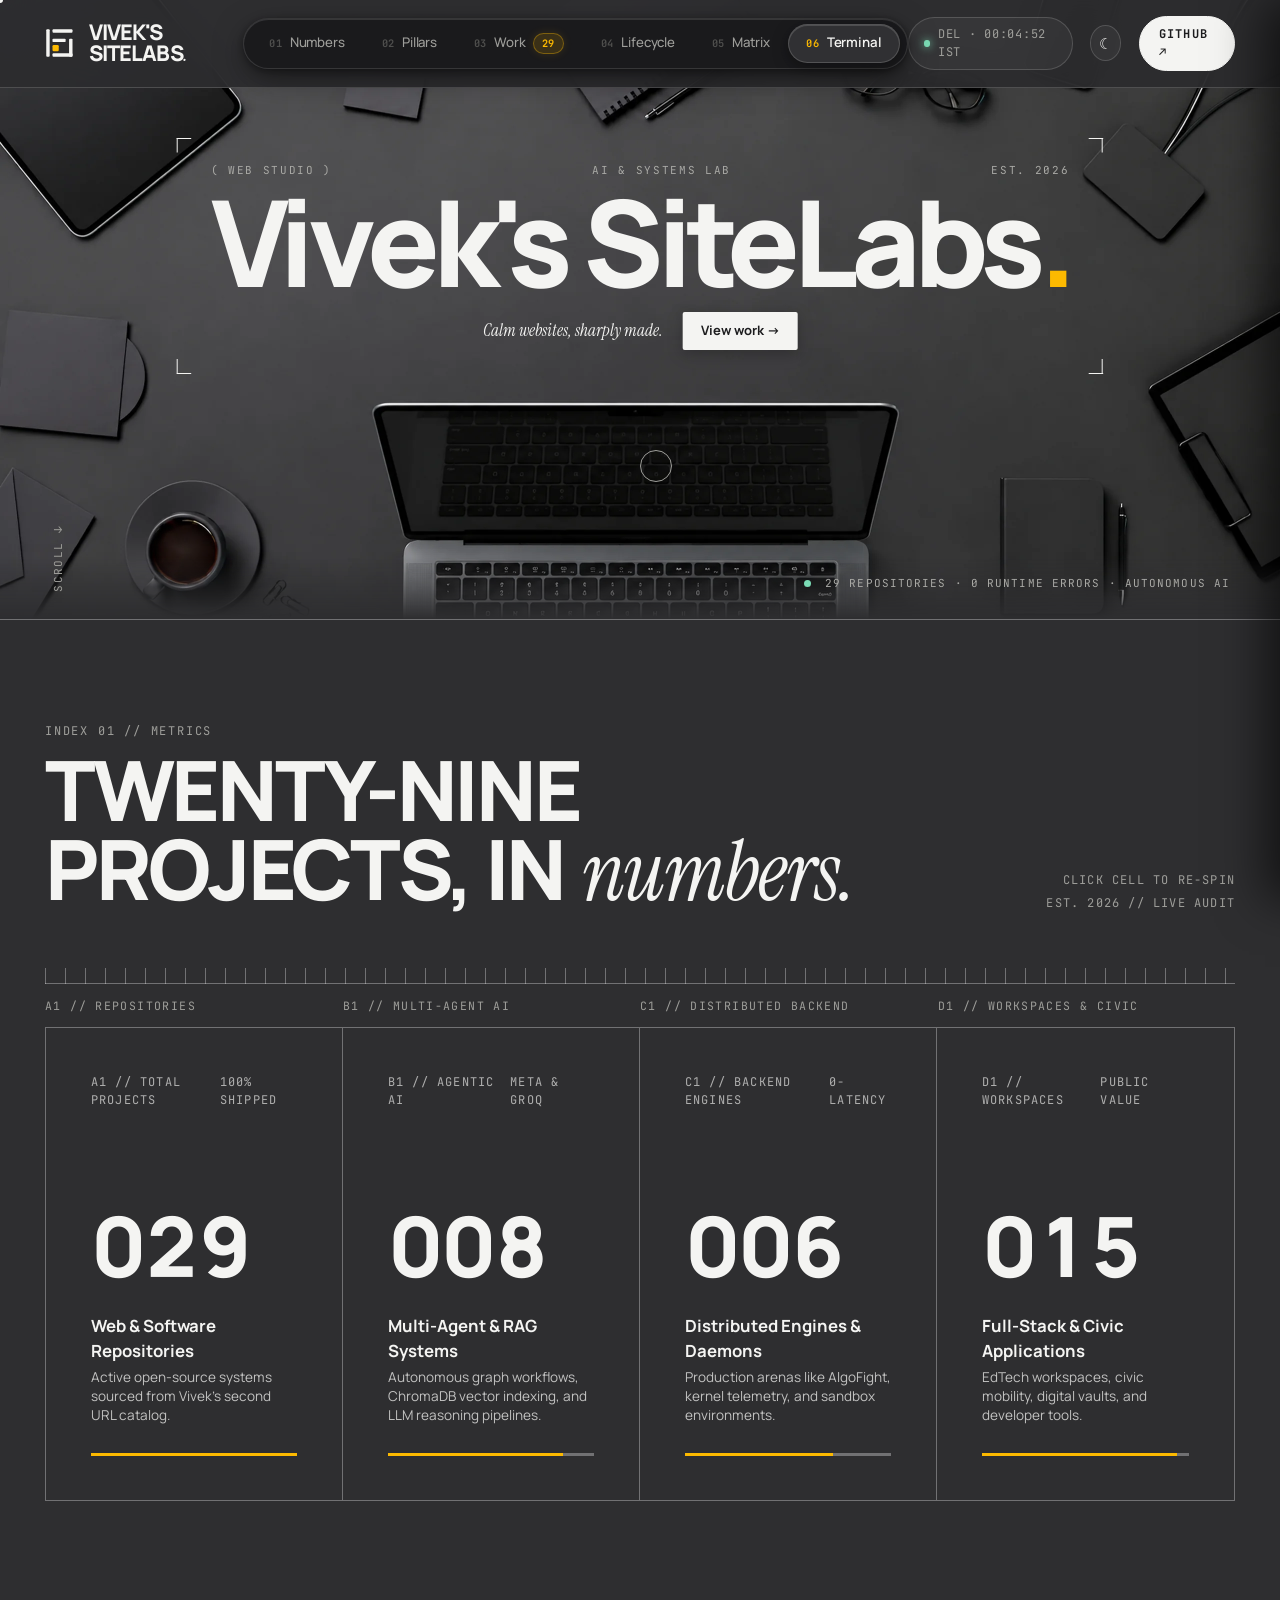
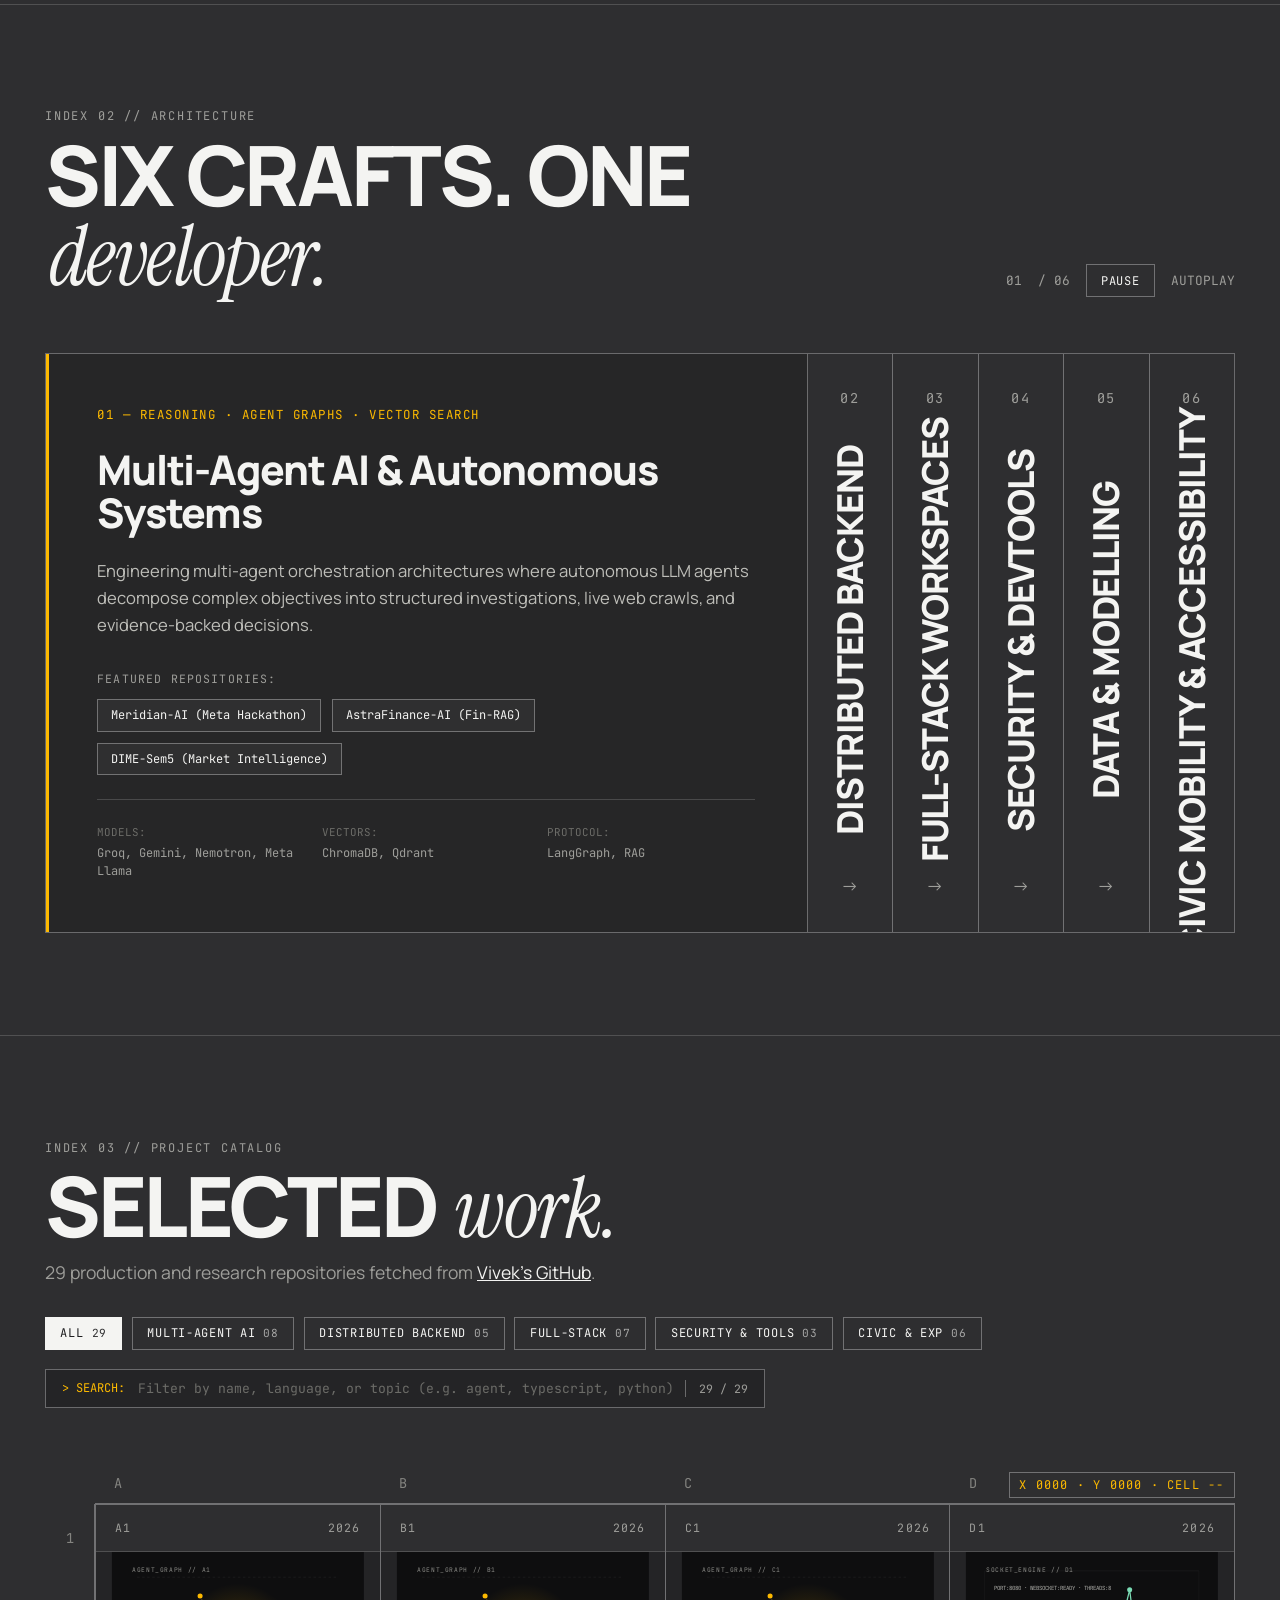
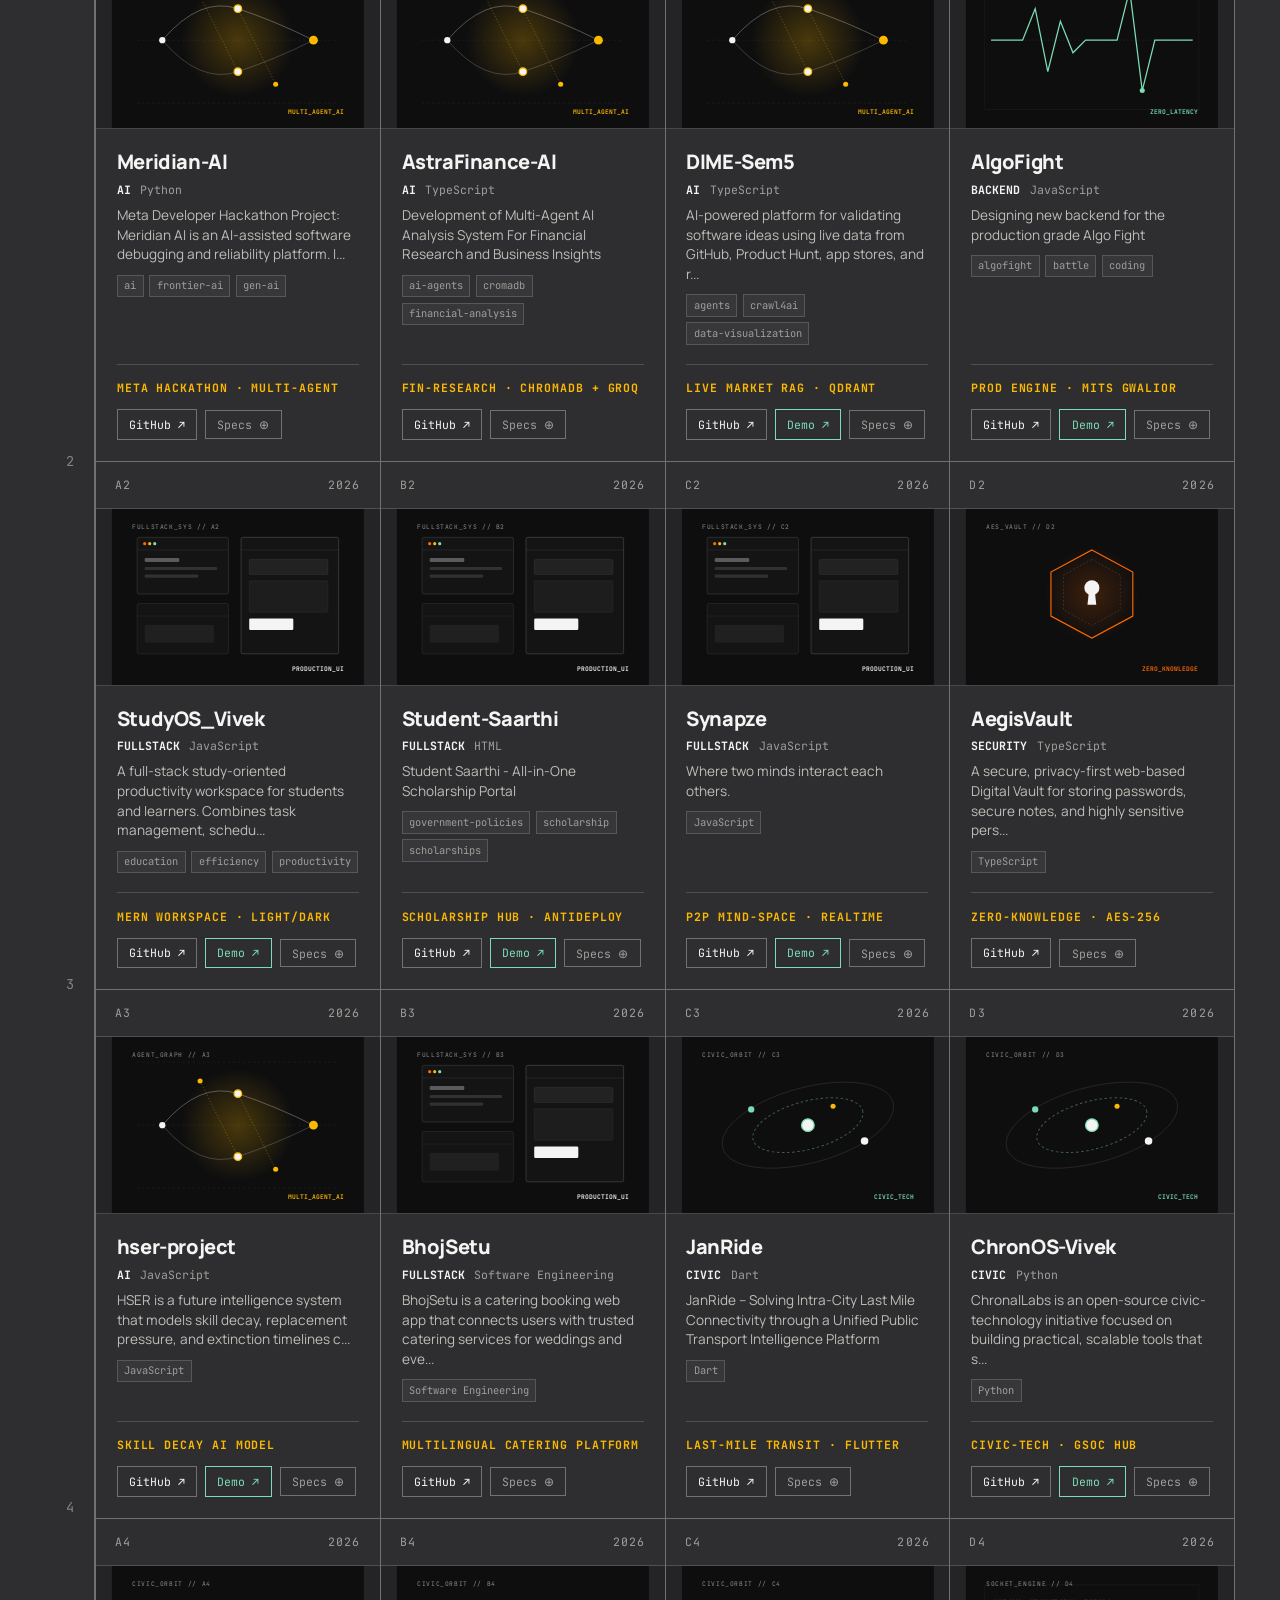
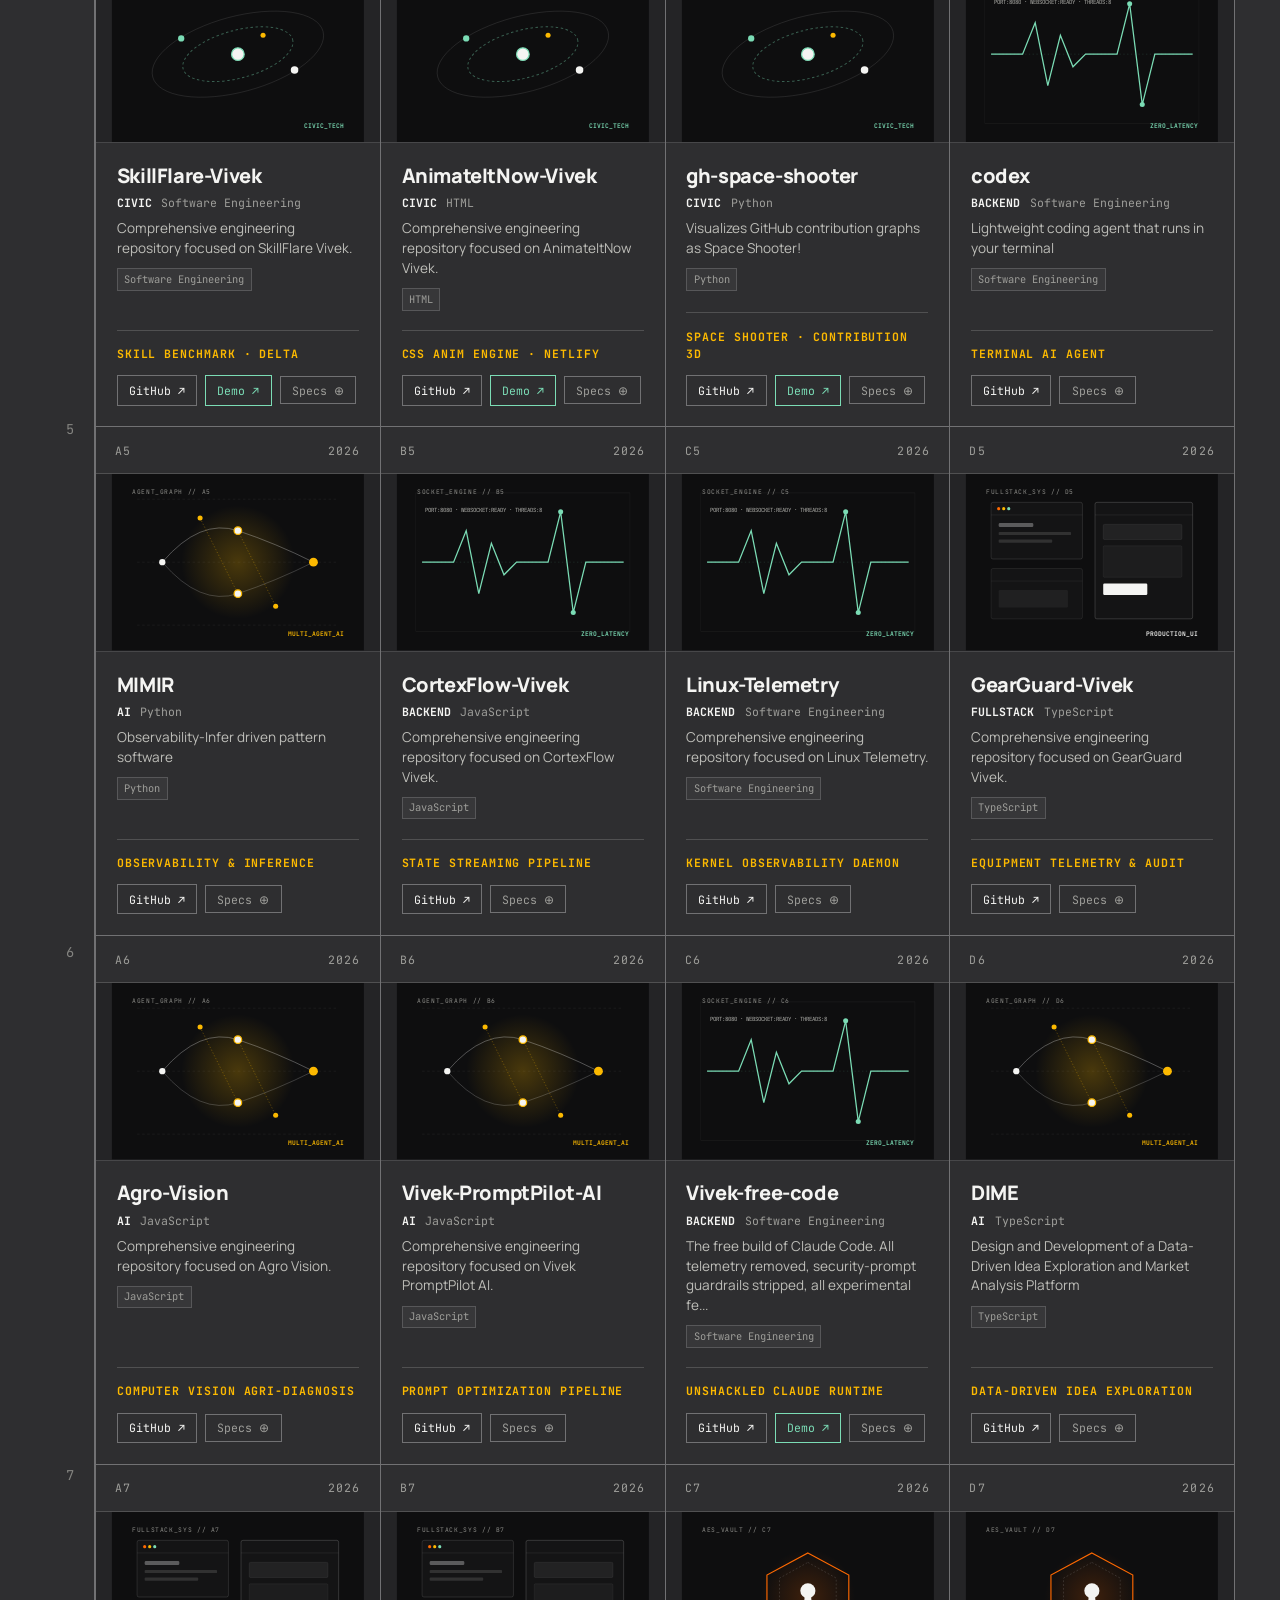
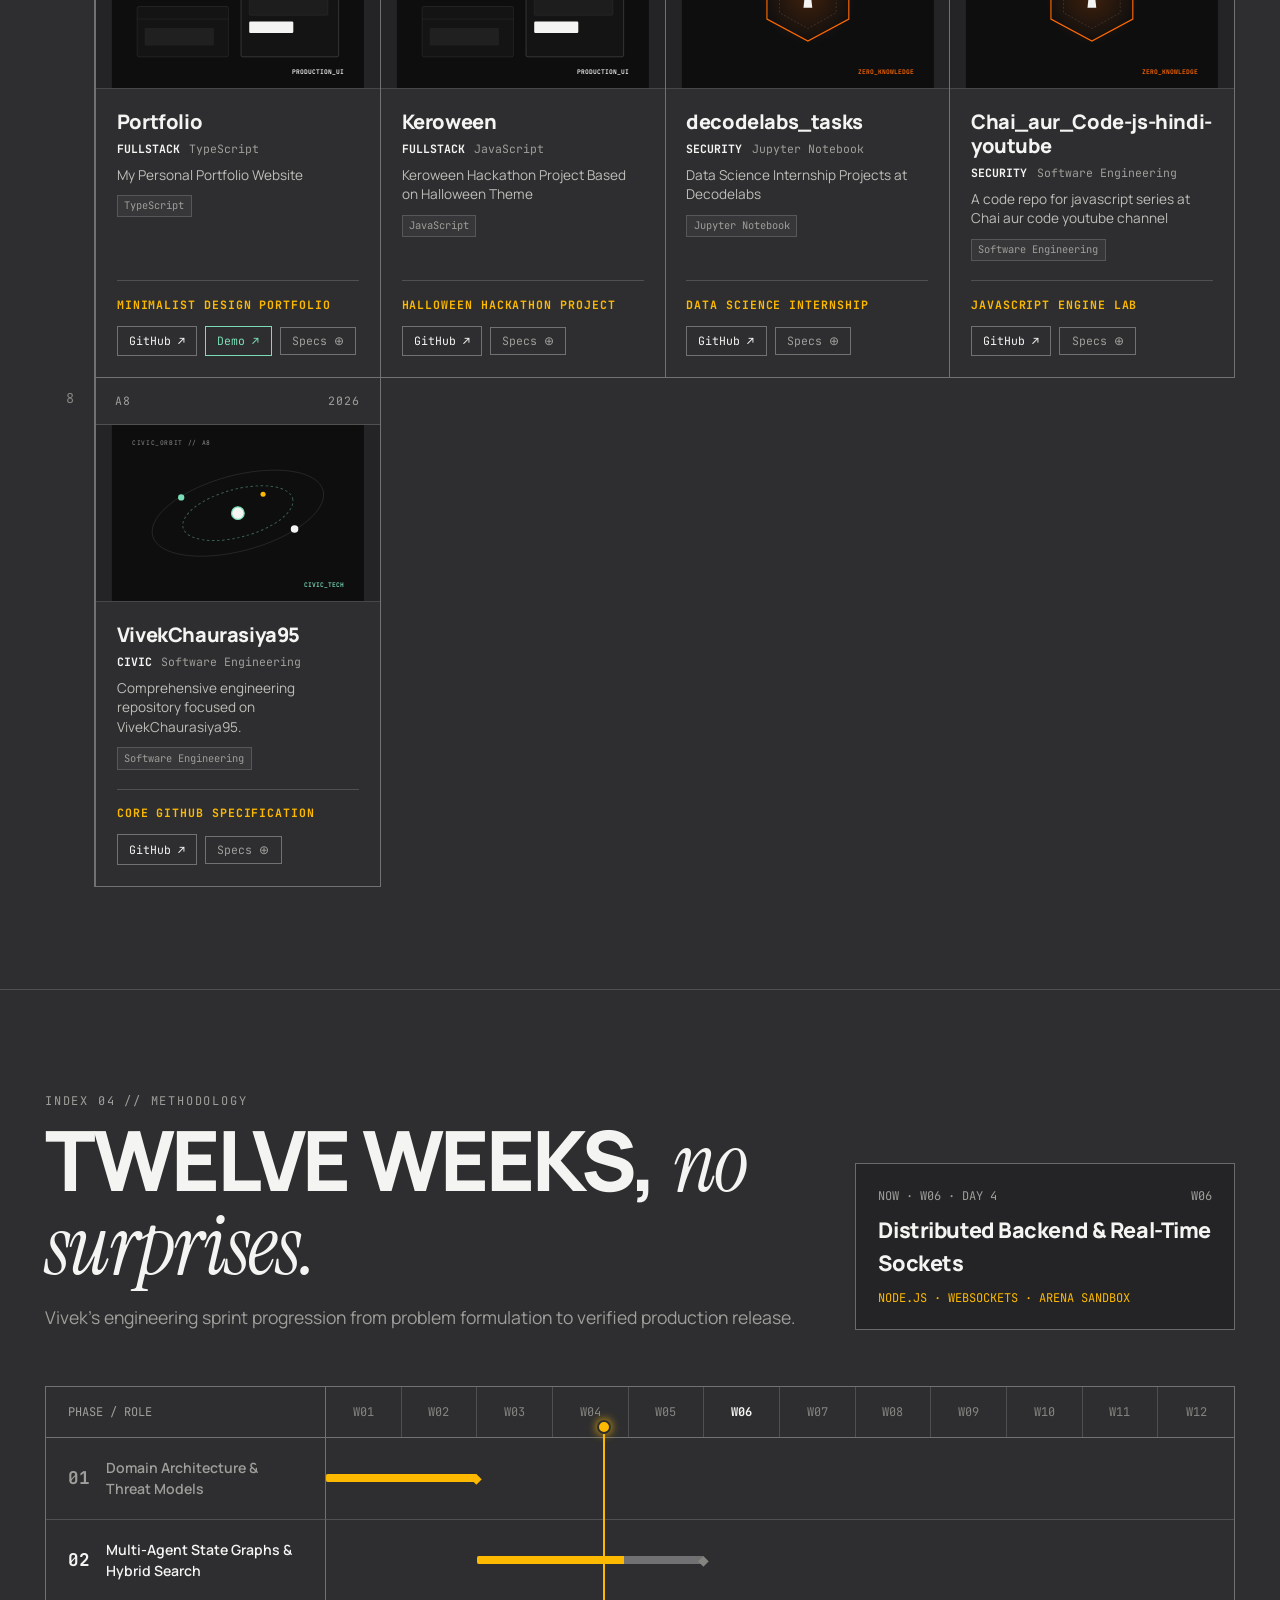
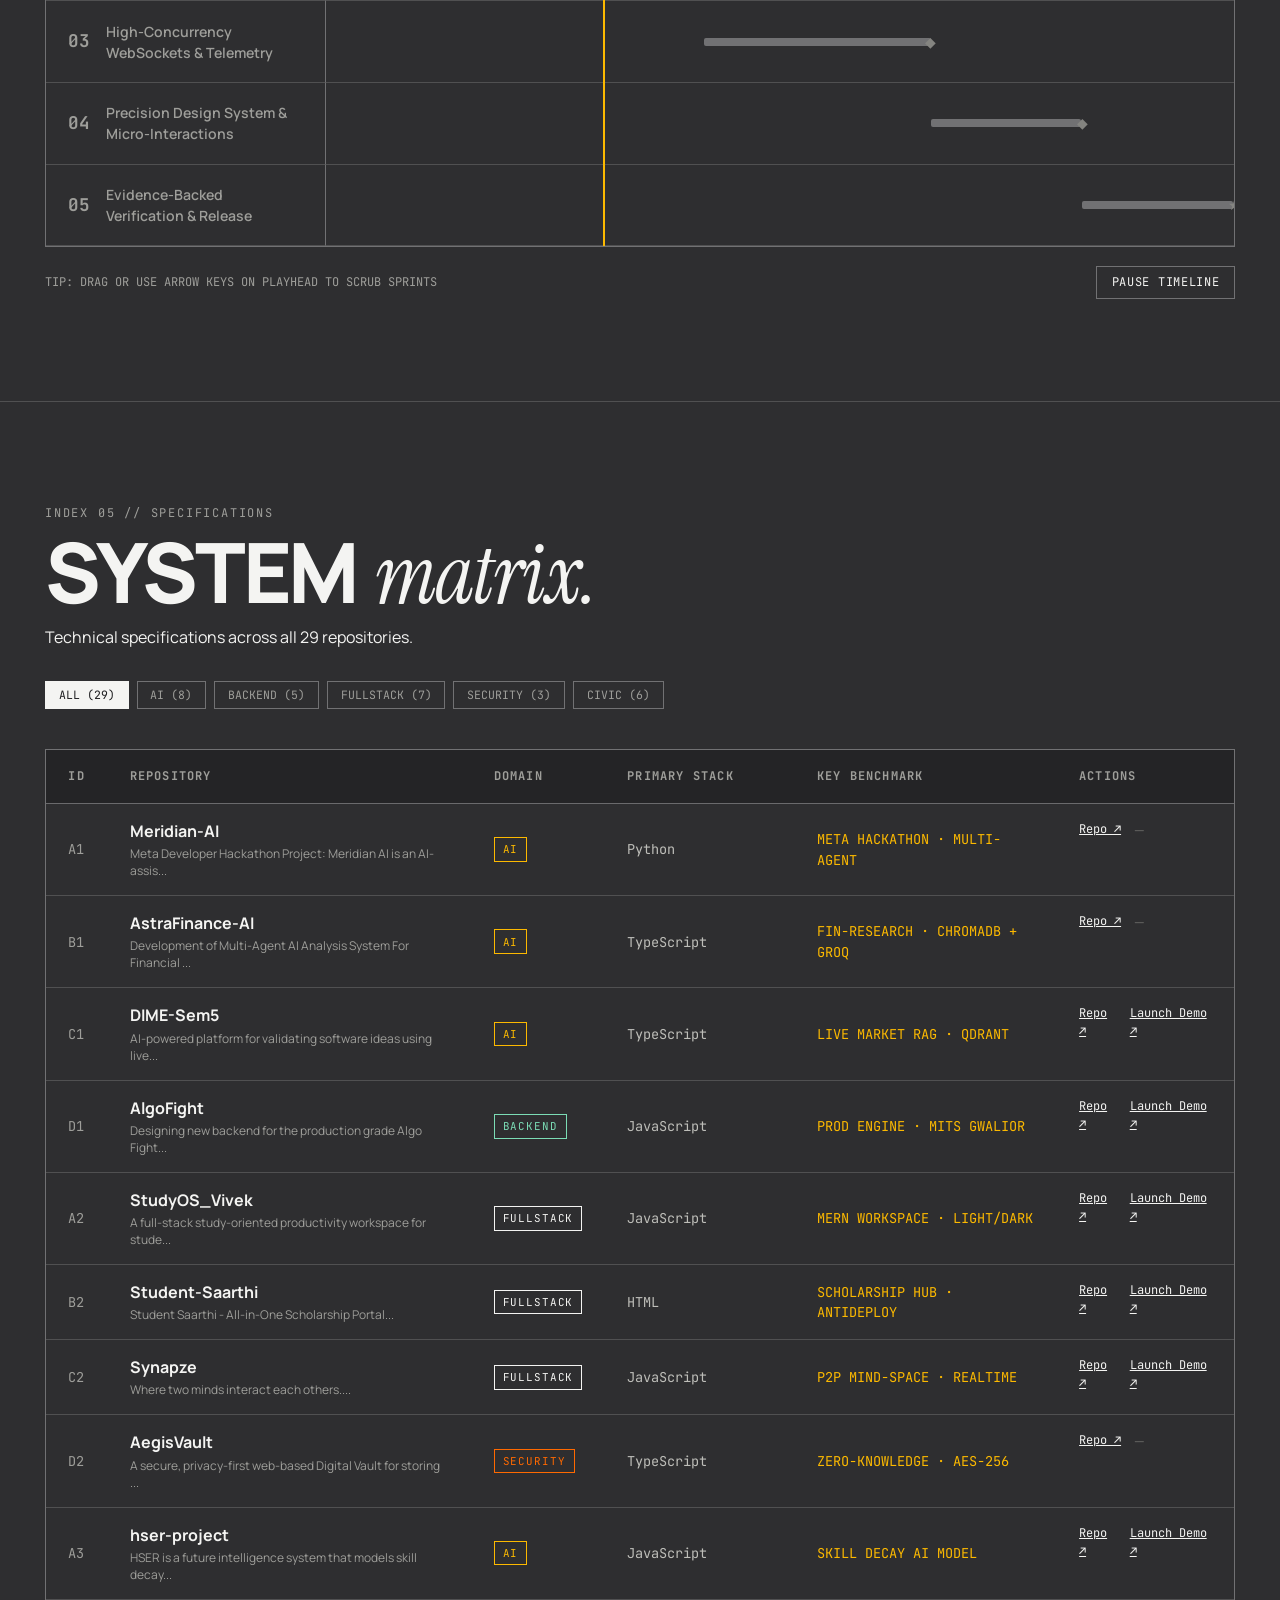
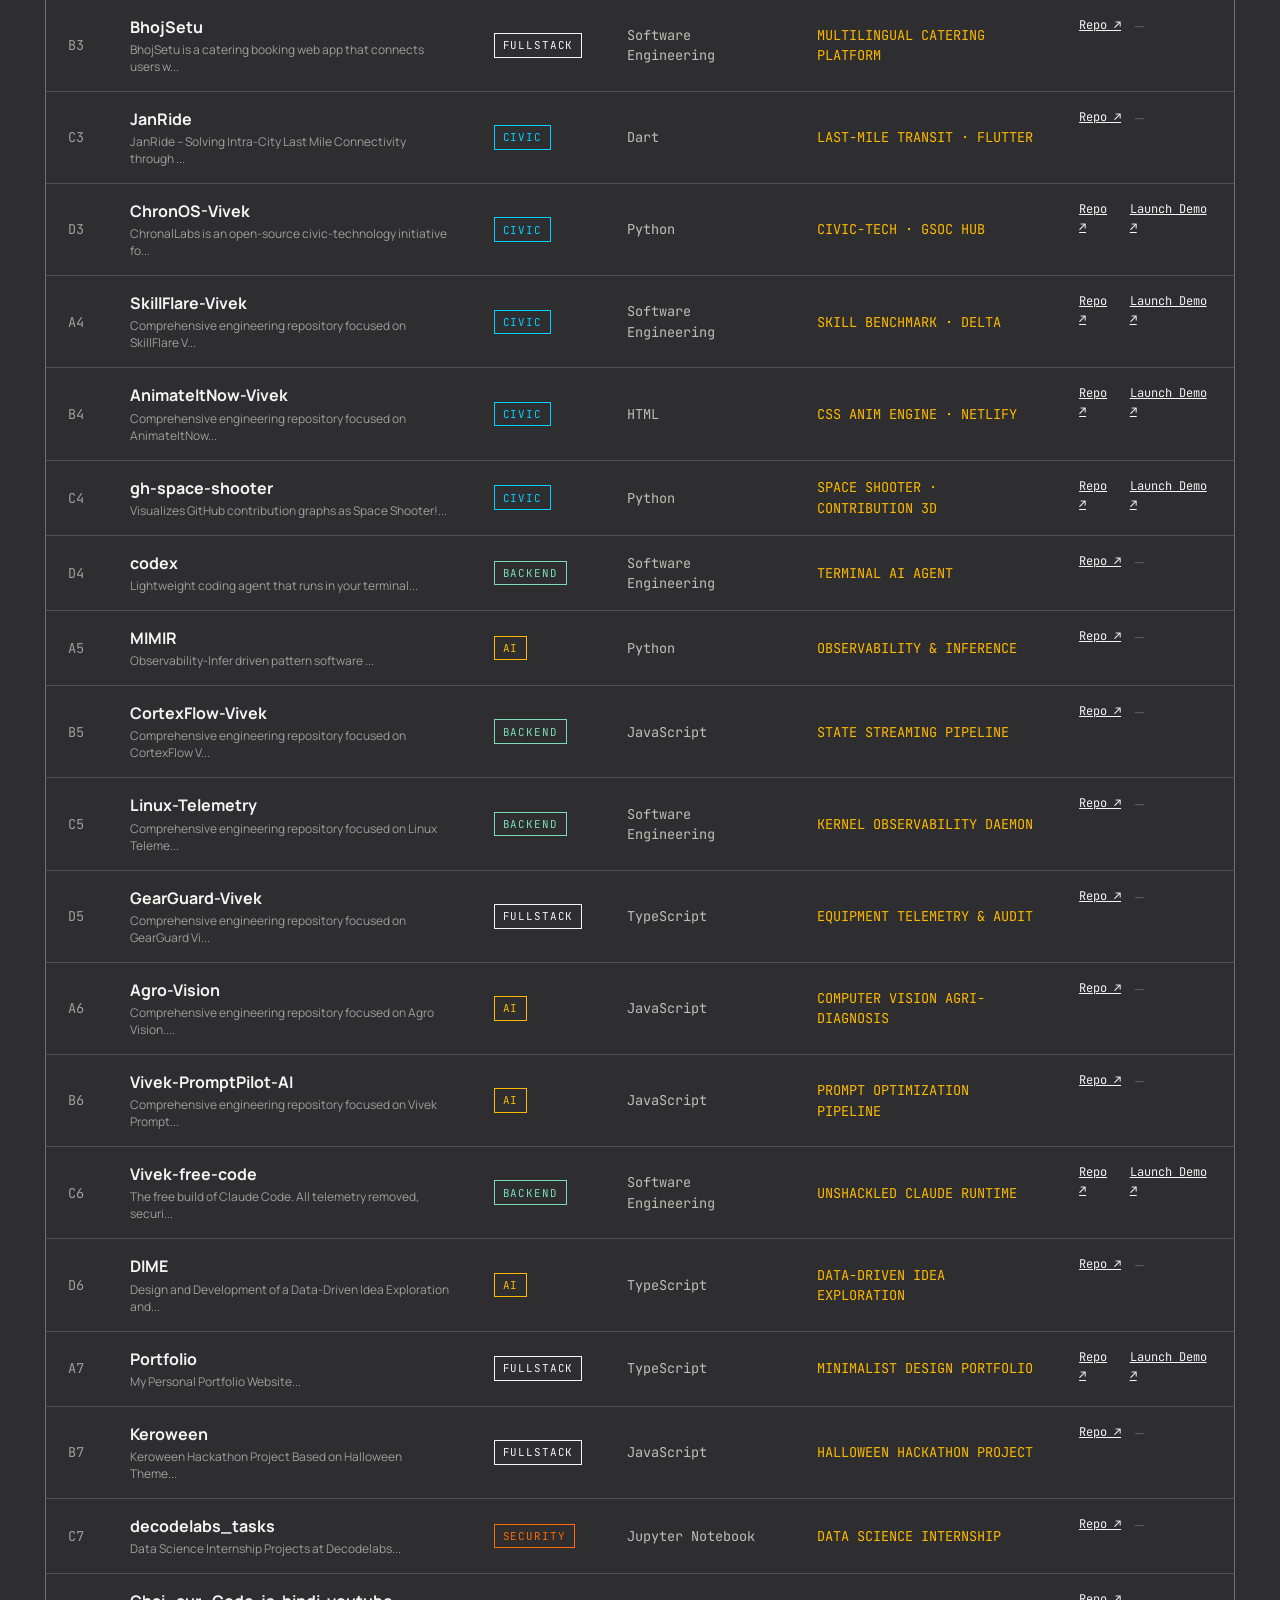
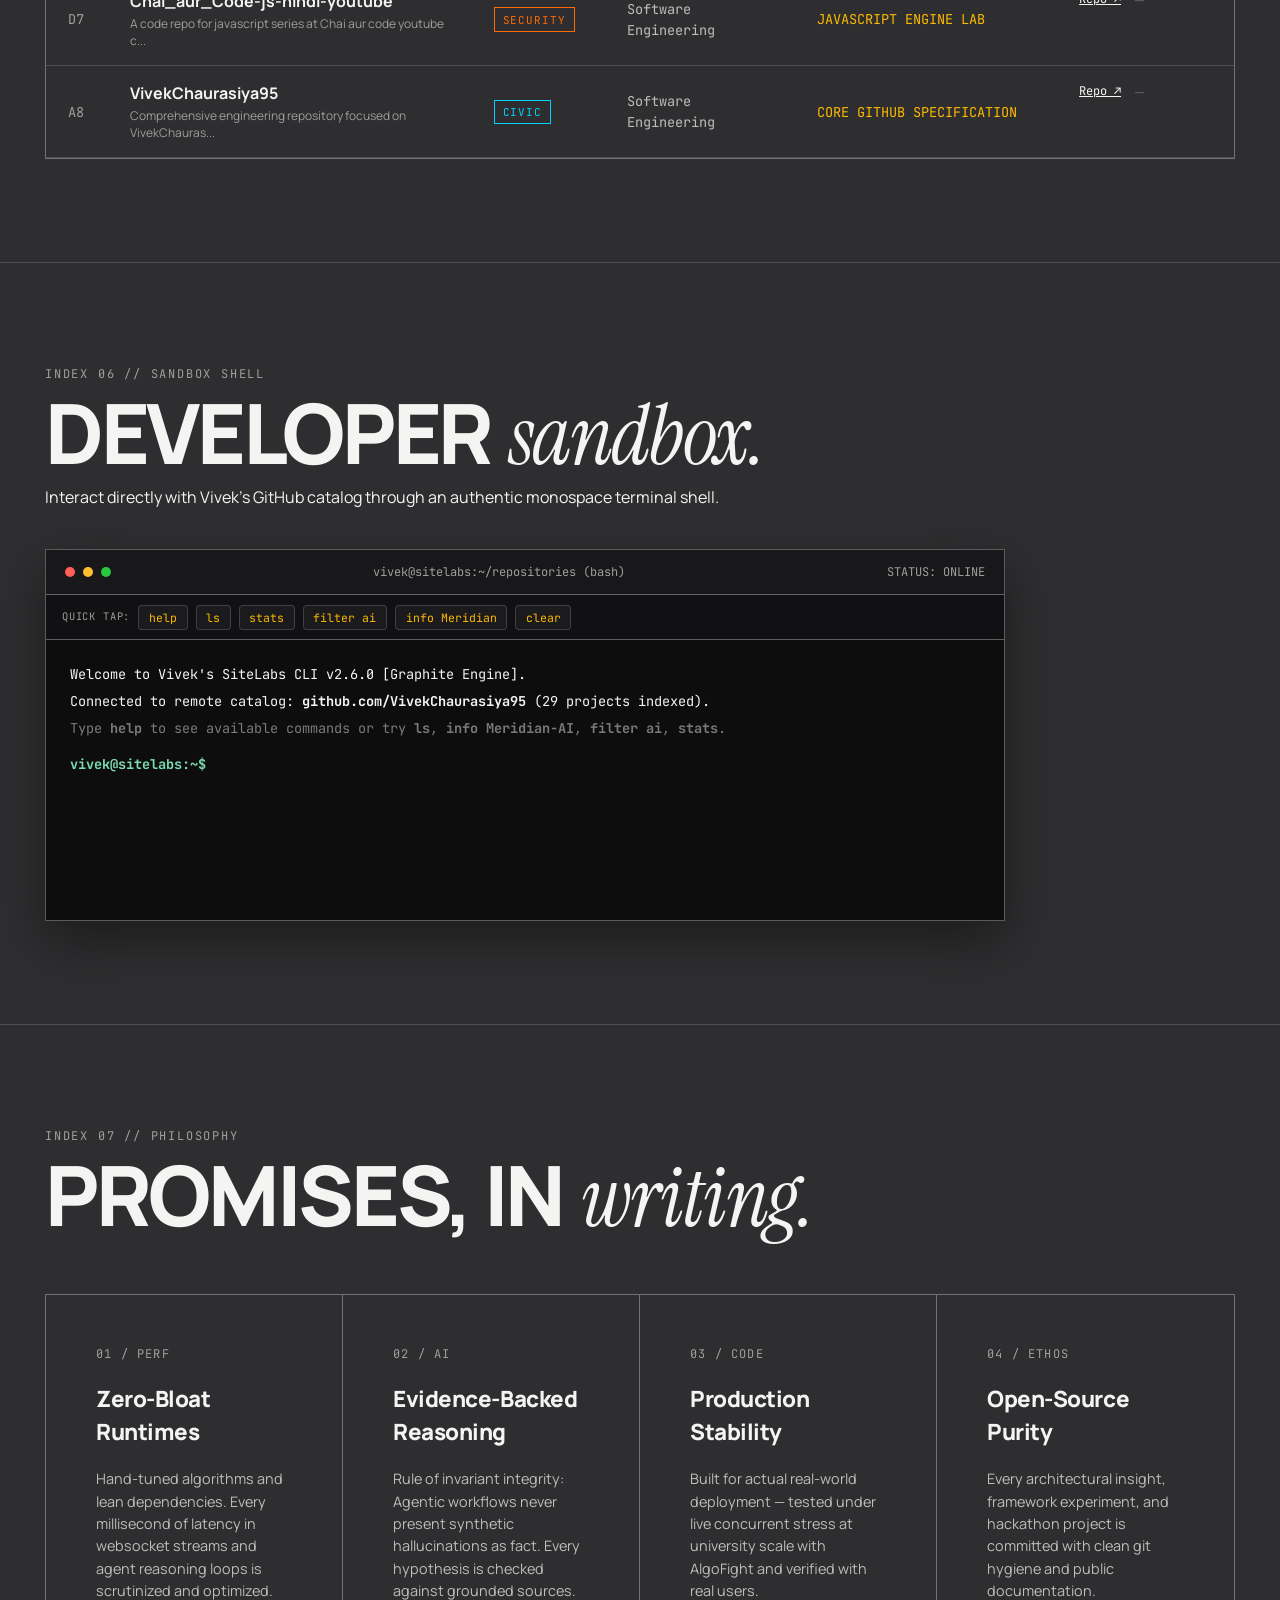
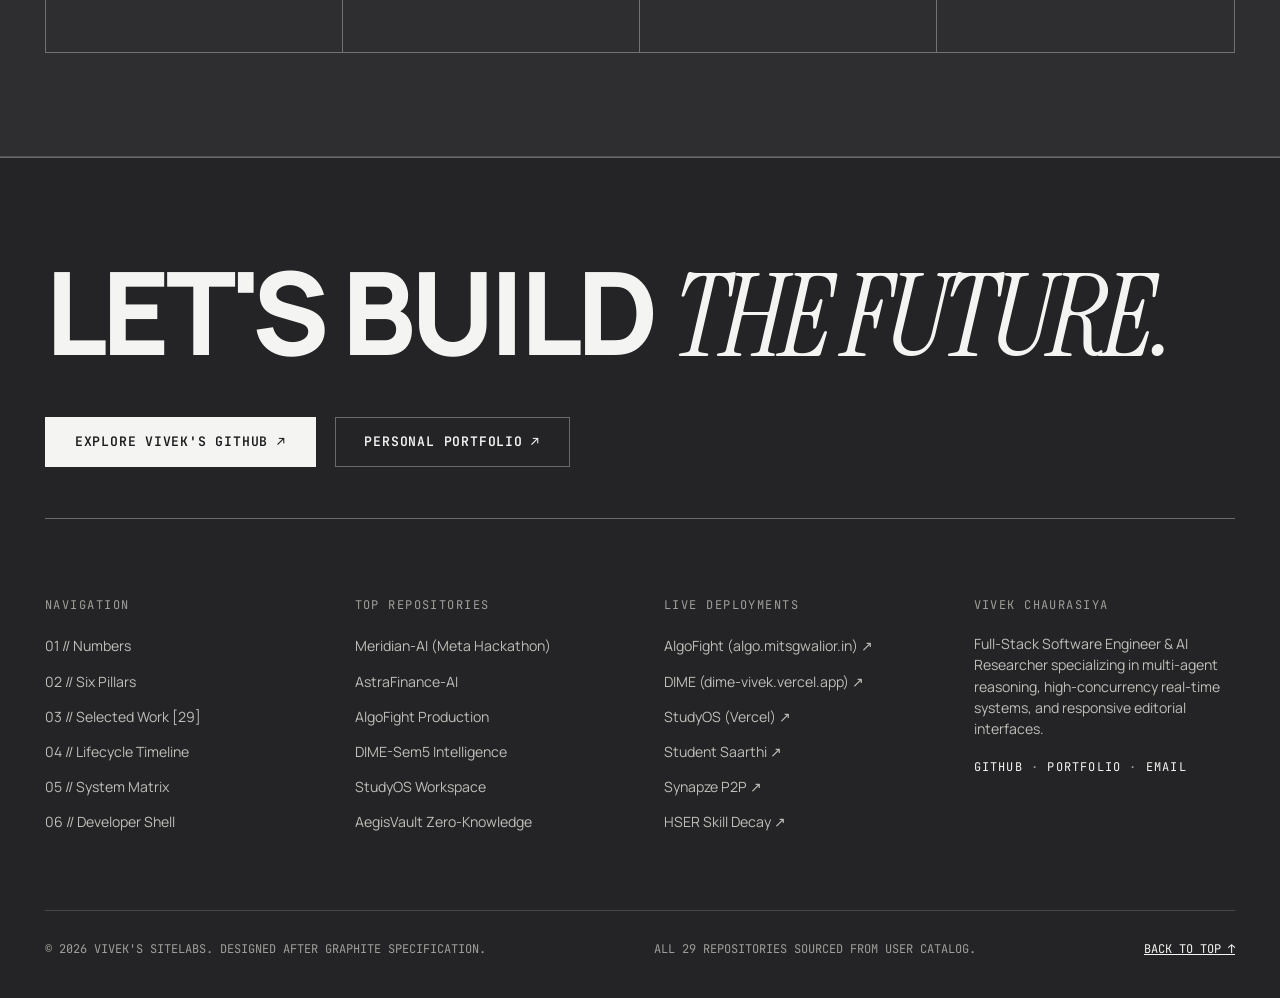
<file: index.html>
<!DOCTYPE html>
<html lang="en" data-theme="dark">
<head>
  <meta charset="UTF-8">
  <meta name="viewport" content="width=device-width, initial-scale=1.0, viewport-fit=cover">
  
  <!-- Primary SEO Meta Tags -->
  <title>Vivek's SiteLabs — Autonomous AI Systems &amp; Engineering Showcase Hub | 29 Open-Source Repositories</title>
  <meta name="title" content="Vivek's SiteLabs — Autonomous AI Systems &amp; Engineering Showcase Hub | 29 Open-Source Repositories">
  <meta name="description" content="Explore Vivek's SiteLabs: a high-performance engineering showcase hub by Vivek Chaurasiya featuring 29 production-grade repositories spanning Autonomous AI Agents, Multi-Agent RAG, Realtime WebSockets, and Distributed Systems. Built with the 2026 Graphite specification.">
  <meta name="keywords" content="Vivek Chaurasiya, Vivek's SiteLabs, SiteLabs, AI Agents, Autonomous Systems, Multi-Agent RAG, Meridian-AI, AstraFinance-AI, AlgoFight, Open Source Repositories, Full-Stack Developer, TypeScript, Python, React, Deep Learning, Distributed Systems, Software Engineer Portfolio, MERN Stack">
  <meta name="author" content="Vivek Chaurasiya">
  <meta name="creator" content="Vivek Chaurasiya">
  <meta name="publisher" content="Vivek's SiteLabs">
  <meta name="robots" content="index, follow, max-image-preview:large, max-snippet:-1, max-video-preview:-1">
  <meta name="googlebot" content="index, follow, max-snippet:-1, max-image-preview:large, max-video-preview:-1">
  <link rel="canonical" href="https://viveks-sitelabs.vercel.app/">
  <meta name="theme-color" content="#2e2e30" media="(prefers-color-scheme: dark)">
  <meta name="theme-color" content="#f6f6f4" media="(prefers-color-scheme: light)">
  <meta name="color-scheme" content="dark light">
  <link rel="preload" as="image" href="hero-desk-dark.webp" fetchpriority="high">

  <!-- Open Graph / Facebook / LinkedIn / Discord -->
  <meta property="og:type" content="website">
  <meta property="og:site_name" content="Vivek's SiteLabs">
  <meta property="og:url" content="https://viveks-sitelabs.vercel.app/">
  <meta property="og:title" content="Vivek's SiteLabs — Autonomous AI Systems &amp; Engineering Showcase Hub">
  <meta property="og:description" content="29 production-grade open-source repositories: Autonomous AI, Multi-Agent RAG, Distributed Systems, and High-Performance Interfaces by Vivek Chaurasiya.">
  <meta property="og:image" content="https://viveks-sitelabs.vercel.app/og-image.png">
  <meta property="og:image:secure_url" content="https://viveks-sitelabs.vercel.app/og-image.png">
  <meta property="og:image:type" content="image/png">
  <meta property="og:image:width" content="1200">
  <meta property="og:image:height" content="630">
  <meta property="og:image:alt" content="Vivek's SiteLabs — Autonomous Systems Showcase Hub">
  <meta property="og:locale" content="en_US">

  <!-- Twitter / X Card -->
  <meta name="twitter:card" content="summary_large_image">
  <meta name="twitter:site" content="@VivekChaurasiya">
  <meta name="twitter:creator" content="@VivekChaurasiya">
  <meta name="twitter:url" content="https://viveks-sitelabs.vercel.app/">
  <meta name="twitter:title" content="Vivek's SiteLabs — Autonomous AI Systems &amp; Engineering Showcase Hub">
  <meta name="twitter:description" content="29 production-grade open-source repositories: Autonomous AI, Multi-Agent RAG, Distributed Systems, and High-Performance Interfaces by Vivek Chaurasiya.">
  <meta name="twitter:image" content="https://viveks-sitelabs.vercel.app/og-image.png">
  <meta name="twitter:image:alt" content="Vivek's SiteLabs — 29 Autonomous AI Repositories">

  <!-- Google Fonts: Manrope, Instrument Serif, JetBrains Mono -->
  <link rel="preconnect" href="https://fonts.googleapis.com">
  <link rel="preconnect" href="https://fonts.gstatic.com" crossorigin>
  <link href="https://fonts.googleapis.com/css2?family=Instrument+Serif:ital@0;1&family=JetBrains+Mono:wght@400;500;600;700&family=Manrope:wght@400;500;600;700;800&display=swap" rel="stylesheet">

  <!-- Favicon Suite (SVG Adaptive, Multi-size ICO, Apple Touch Icon) -->
  <link rel="icon" type="image/svg+xml" href="favicon.svg">
  <link rel="icon" type="image/x-icon" href="favicon.ico">
  <link rel="apple-touch-icon" sizes="180x180" href="apple-touch-icon.png">

  <!-- JSON-LD Structured Data: WebSite, Person, ItemList -->
  <script type="application/ld+json">
  {
    "@context": "https://schema.org",
    "@graph": [
      {
        "@type": "WebSite",
        "@id": "https://viveks-sitelabs.vercel.app/#website",
        "url": "https://viveks-sitelabs.vercel.app/",
        "name": "Vivek's SiteLabs",
        "description": "High-performance project showcase hub featuring 29 production-grade open-source repositories by Vivek Chaurasiya.",
        "publisher": {
          "@id": "https://viveks-sitelabs.vercel.app/#author"
        },
        "inLanguage": "en-US"
      },
      {
        "@type": "Person",
        "@id": "https://viveks-sitelabs.vercel.app/#author",
        "name": "Vivek Chaurasiya",
        "jobTitle": "Full-Stack Software Engineer & AI Researcher",
        "url": "https://vivek-chaurasiya.vercel.app",
        "sameAs": [
          "https://github.com/VivekChaurasiya95",
          "https://vivek-chaurasiya.vercel.app"
        ],
        "knowsAbout": [
          "Autonomous AI Agents",
          "Multi-Agent RAG",
          "Distributed Systems",
          "Real-time WebSockets",
          "TypeScript",
          "Python",
          "MERN Stack",
          "Deep Learning",
          "Zero-Knowledge Architecture"
        ]
      },
      {
        "@type": "ItemList",
        "@id": "https://viveks-sitelabs.vercel.app/#project-catalog",
        "name": "Featured Engineering Repositories",
        "description": "29 production repositories cataloged in Vivek's SiteLabs",
        "numberOfItems": 29,
        "itemListElement": [
          {
            "@type": "SoftwareSourceCode",
            "position": 1,
            "name": "Meridian-AI",
            "description": "Meta Developer Hackathon Project: AI-assisted software debugging and reliability platform.",
            "programmingLanguage": "Python",
            "codeRepository": "https://github.com/VivekChaurasiya95/Meridian-AI",
            "author": { "@id": "https://viveks-sitelabs.vercel.app/#author" }
          },
          {
            "@type": "SoftwareSourceCode",
            "position": 2,
            "name": "AstraFinance-AI",
            "description": "Multi-Agent AI Analysis System For Financial Research and Business Insights with ChromaDB and Groq.",
            "programmingLanguage": "TypeScript",
            "codeRepository": "https://github.com/VivekChaurasiya95/AstraFinance-AI",
            "author": { "@id": "https://viveks-sitelabs.vercel.app/#author" }
          },
          {
            "@type": "SoftwareSourceCode",
            "position": 3,
            "name": "AlgoFight",
            "description": "Realtime competitive coding arena with live code execution and WebSocket telemetry.",
            "programmingLanguage": "TypeScript",
            "codeRepository": "https://github.com/VivekChaurasiya95/AlgoFight",
            "author": { "@id": "https://viveks-sitelabs.vercel.app/#author" }
          },
          {
            "@type": "SoftwareSourceCode",
            "position": 4,
            "name": "DIME-Sem5",
            "description": "Data Intelligence and Market Evaluation Engine for automated financial insights.",
            "programmingLanguage": "Python",
            "codeRepository": "https://github.com/VivekChaurasiya95/DIME-Sem5",
            "author": { "@id": "https://viveks-sitelabs.vercel.app/#author" }
          },
          {
            "@type": "SoftwareSourceCode",
            "position": 5,
            "name": "StudyOS_Vivek",
            "description": "Comprehensive student productivity operating system built with MERN stack.",
            "programmingLanguage": "JavaScript",
            "codeRepository": "https://github.com/VivekChaurasiya95/StudyOS_Vivek",
            "author": { "@id": "https://viveks-sitelabs.vercel.app/#author" }
          },
          {
            "@type": "SoftwareSourceCode",
            "position": 6,
            "name": "AegisVault",
            "description": "AES-256 zero-knowledge client-side encryption vault.",
            "programmingLanguage": "TypeScript",
            "codeRepository": "https://github.com/VivekChaurasiya95/AegisVault",
            "author": { "@id": "https://viveks-sitelabs.vercel.app/#author" }
          }
        ]
      },
      {
        "@type": "BreadcrumbList",
        "itemListElement": [
          {
            "@type": "ListItem",
            "position": 1,
            "name": "Home",
            "item": "https://viveks-sitelabs.vercel.app/"
          },
          {
            "@type": "ListItem",
            "position": 2,
            "name": "Selected Work",
            "item": "https://viveks-sitelabs.vercel.app/#work"
          },
          {
            "@type": "ListItem",
            "position": 3,
            "name": "System Matrix",
            "item": "https://viveks-sitelabs.vercel.app/#matrix"
          }
        ]
      }
    ]
  }
  </script>

  <link rel="stylesheet" href="style.css">
</head>
<body class="site-body">

  <!-- Custom Cursor Glow / Crosshair elements -->
  <div class="cursor-dot" id="cursorDot" aria-hidden="true"></div>
  <div class="cursor-ring" id="cursorRing" aria-hidden="true"></div>

  <!-- HEADER NAVIGATION & GRAPHITE HERO -->
  <header class="hd hd--studio" id="headerTop">
    <!-- Authentic Graphite Photographic Desk Background -->
    <div class="hd__photo" aria-hidden="true"></div>
    <div class="nv" id="topNav">
      <div class="nv__logo">
        <a href="#headerTop" class="logo-link" aria-label="Vivek's SiteLabs Home">
          <div class="logo-mark-wrap" title="Vivek's SiteLabs Monogram">
            <svg class="site-emblem" viewBox="0 0 48 48" width="30" height="30" fill="none" aria-hidden="true">
              <rect x="2" y="2" width="5.5" height="44" rx="1.5" class="emblem-bar emblem-v-left"/>
              <rect x="12" y="2" width="32" height="5.5" rx="1.5" class="emblem-bar emblem-h-top"/>
              <rect x="12" y="17" width="21" height="5.5" rx="1.5" class="emblem-bar emblem-h-mid"/>
              <rect x="38.5" y="17" width="5.5" height="29" rx="1.5" class="emblem-bar emblem-v-spine"/>
              <rect x="12" y="40.5" width="32" height="5.5" rx="1.5" class="emblem-bar emblem-h-foot"/>
              <rect x="12" y="27" width="10" height="10" rx="2" class="emblem-core"/>
            </svg>
          </div>
          <div class="logo-text-group">
            <span class="logo-text">Vivek's SiteLabs<em>.</em></span>
          </div>
        </a>
      </div>

      <div class="nv__center">
        <nav class="nv__menu" aria-label="Main Navigation" id="navMenu">
          <div class="nv__glider" id="navGlider" aria-hidden="true"></div>
          <a href="#numbers" class="nv__item"><span class="mono nv__num">01</span><span class="nv__label">Numbers</span></a>
          <a href="#pillars" class="nv__item"><span class="mono nv__num">02</span><span class="nv__label">Pillars</span></a>
          <a href="#work" class="nv__item is-active"><span class="mono nv__num">03</span><span class="nv__label">Work</span><span class="mono badge-count">29</span></a>
          <a href="#lifecycle" class="nv__item"><span class="mono nv__num">04</span><span class="nv__label">Lifecycle</span></a>
          <a href="#matrix" class="nv__item"><span class="mono nv__num">05</span><span class="nv__label">Matrix</span></a>
          <a href="#terminal" class="nv__item"><span class="mono nv__num">06</span><span class="nv__label">Terminal</span></a>
        </nav>
      </div>

      <div class="nv__right">
        <div class="mono nv__clock" id="liveClock" title="Current Time">
          <span class="clock-indicator"></span> DEL · 14:30 IST
        </div>
        
        <button type="button" class="nv__theme-btn" id="themeToggle" aria-label="Toggle Theme" title="Switch Theme">
          <span class="theme-icon theme-icon--dark">☾</span>
          <span class="theme-icon theme-icon--light">☼</span>
        </button>

        <a href="https://github.com/VivekChaurasiya95" target="_blank" rel="noopener noreferrer" class="nv__cta-link">
          <span class="mono">GITHUB ↗</span>
        </a>

        <!-- Mobile Navigation Menu Toggle Button -->
        <button type="button" class="nv__mobile-btn" id="mobileMenuBtn" aria-label="Toggle Navigation Drawer" aria-expanded="false" aria-controls="mobileNavDrawer">
          <span class="nv__hamburger-bar"></span>
          <span class="nv__hamburger-bar"></span>
        </button>
      </div>
    </div>

    <!-- MOBILE NAVIGATION DRAWER & FROSTED BACKDROP -->
    <div class="nv-mobile-backdrop" id="mobileNavBackdrop" aria-hidden="true"></div>
    <aside class="nv-mobile-drawer" id="mobileNavDrawer" aria-label="Mobile Navigation" aria-hidden="true">
      <div class="nv-mobile-drawer__head">
        <div class="nv-mobile-drawer__logo">
          <svg class="site-emblem" viewBox="0 0 48 48" width="28" height="28" fill="none" aria-hidden="true">
            <rect x="2" y="2" width="5.5" height="44" rx="1.5" class="emblem-bar emblem-v-left"/>
            <rect x="12" y="2" width="32" height="5.5" rx="1.5" class="emblem-bar emblem-h-top"/>
            <rect x="12" y="17" width="21" height="5.5" rx="1.5" class="emblem-bar emblem-h-mid"/>
            <rect x="38.5" y="17" width="5.5" height="29" rx="1.5" class="emblem-bar emblem-v-spine"/>
            <rect x="12" y="40.5" width="32" height="5.5" rx="1.5" class="emblem-bar emblem-h-foot"/>
            <rect x="12" y="27" width="10" height="10" rx="2" class="emblem-core"/>
          </svg>
          <div class="logo-text-group">
            <span class="logo-text">Vivek's SiteLabs<em>.</em></span>
          </div>
        </div>
        <button type="button" class="nv-mobile-drawer__close" id="mobileNavCloseBtn" aria-label="Close Navigation Menu">✕</button>
      </div>

      <nav class="nv-mobile-nav" aria-label="Mobile Links">
        <a href="#numbers" class="nv-mobile-link"><span class="mono nv-mobile-num">01</span><span class="nv-mobile-text">Numbers</span><span class="nv-mobile-arrow">→</span></a>
        <a href="#pillars" class="nv-mobile-link"><span class="mono nv-mobile-num">02</span><span class="nv-mobile-text">Six Pillars</span><span class="nv-mobile-arrow">→</span></a>
        <a href="#work" class="nv-mobile-link"><span class="mono nv-mobile-num">03</span><span class="nv-mobile-text">Selected Work</span><span class="mono badge-count">29</span><span class="nv-mobile-arrow">→</span></a>
        <a href="#lifecycle" class="nv-mobile-link"><span class="mono nv-mobile-num">04</span><span class="nv-mobile-text">Engineering Lifecycle</span><span class="nv-mobile-arrow">→</span></a>
        <a href="#matrix" class="nv-mobile-link"><span class="mono nv-mobile-num">05</span><span class="nv-mobile-text">System Matrix</span><span class="nv-mobile-arrow">→</span></a>
        <a href="#terminal" class="nv-mobile-link"><span class="mono nv-mobile-num">06</span><span class="nv-mobile-text">Developer Sandbox</span><span class="nv-mobile-arrow">→</span></a>
      </nav>

      <div class="nv-mobile-drawer__footer mono">
        <div class="nv-mobile-meta">COORDINATES // 26.2183° N, 78.1828° E</div>
        <div class="nv-mobile-actions">
          <a href="https://github.com/VivekChaurasiya95" target="_blank" rel="noopener noreferrer" class="btn btn--primary btn--sm">GitHub Profile ↗</a>
          <a href="https://vivek-chaurasiya.vercel.app" target="_blank" rel="noopener noreferrer" class="btn btn--ghost btn--sm">Portfolio ↗</a>
        </div>
      </div>
    </aside>

    <!-- HERO STUDIO TITLE CONTAINER WITH VIEWFINDER CORNER BRACKETS ┌ ┐ └ ┘ -->
    <div class="hd__studio">
      <div class="mono hd__meta">
        <span>( WEB STUDIO )</span>
        <span>AI &amp; SYSTEMS LAB</span>
        <span>EST. 2026</span>
      </div>

      <h1 class="hd__title">Vivek's SiteLabs<em>.</em></h1>

      <div class="hd__row">
        <p class="it hd__tag">
          Calm websites, sharply made.
        </p>

        <div class="hd__btn-wrap">
          <a href="#work" class="hd__cta">View work →</a>
        </div>
      </div>
    </div>

    <!-- VERTICAL SCROLL INDICATOR ON DESK BOTTOM-LEFT -->
    <div class="mono hd__scroll">
      <a href="#numbers">SCROLL ↓</a>
    </div>

    <!-- STATUS BAR ON DESK BOTTOM-RIGHT -->
    <div class="hd__desk-status mono">
      <span class="pulse-indicator"></span> 29 REPOSITORIES · 0 RUNTIME ERRORS · AUTONOMOUS AI
    </div>

    <!-- MARQUEE TICKER RIBBON -->
    <div class="gr-ticker" aria-hidden="true">
      <div class="gr-ticker__track">
        <span class="gr-ticker__item">VIVEK'S SITELABS <em>SHOWCASE HUB</em></span>
        <span class="gr-ticker__sep">/</span>
        <span class="gr-ticker__item">MERIDIAN-AI <em>META HACKATHON</em></span>
        <span class="gr-ticker__sep">/</span>
        <span class="gr-ticker__item">ASTRAFINANCE-AI <em>MULTI-AGENT RAG</em></span>
        <span class="gr-ticker__sep">/</span>
        <span class="gr-ticker__item">ALGOFIGHT <em>REALTIME WEBSOCKET ARENA</em></span>
        <span class="gr-ticker__sep">/</span>
        <span class="gr-ticker__item">DIME-SEM5 <em>MARKET INTELLIGENCE</em></span>
        <span class="gr-ticker__sep">/</span>
        <span class="gr-ticker__item">STUDYOS <em>MERN PRODUCTIVITY</em></span>
        <span class="gr-ticker__sep">/</span>
        <span class="gr-ticker__item">AEGISVAULT <em>AES-256 ZERO KNOWLEDGE</em></span>
        <span class="gr-ticker__sep">/</span>
        <span class="gr-ticker__item">CHRONOS <em>CIVIC TECH HUB</em></span>
        <span class="gr-ticker__sep">/</span>
        <span class="gr-ticker__item">JANRIDE <em>LAST-MILE MOBILITY</em></span>
        <span class="gr-ticker__sep">/</span>
        <span class="gr-ticker__item">29 VERIFIED REPOSITORIES</span>
        <span class="gr-ticker__sep">/</span>
        <!-- Duplicate for continuous loop -->
        <span class="gr-ticker__item">VIVEK'S SITELABS <em>SHOWCASE HUB</em></span>
        <span class="gr-ticker__sep">/</span>
        <span class="gr-ticker__item">MERIDIAN-AI <em>META HACKATHON</em></span>
        <span class="gr-ticker__sep">/</span>
        <span class="gr-ticker__item">ASTRAFINANCE-AI <em>MULTI-AGENT RAG</em></span>
        <span class="gr-ticker__sep">/</span>
        <span class="gr-ticker__item">ALGOFIGHT <em>REALTIME WEBSOCKET ARENA</em></span>
        <span class="gr-ticker__sep">/</span>
        <span class="gr-ticker__item">DIME-SEM5 <em>MARKET INTELLIGENCE</em></span>
        <span class="gr-ticker__sep">/</span>
        <span class="gr-ticker__item">STUDYOS <em>MERN PRODUCTIVITY</em></span>
        <span class="gr-ticker__sep">/</span>
        <span class="gr-ticker__item">AEGISVAULT <em>AES-256 ZERO KNOWLEDGE</em></span>
        <span class="gr-ticker__sep">/</span>
        <span class="gr-ticker__item">CHRONOS <em>CIVIC TECH HUB</em></span>
        <span class="gr-ticker__sep">/</span>
        <span class="gr-ticker__item">JANRIDE <em>LAST-MILE MOBILITY</em></span>
        <span class="gr-ticker__sep">/</span>
        <span class="gr-ticker__item">29 VERIFIED REPOSITORIES</span>
        <span class="gr-ticker__sep">/</span>
      </div>
    </div>
  </header>

  <main id="mainContent">

    <!-- 01. NUMBERS SECTION -->
    <section class="sec nm" id="numbers" aria-labelledby="nmTitle">
      <div class="nm__head">
        <div class="sh">
          <span class="mono sh__label">INDEX 01 // METRICS</span>
          <h2 class="h2 nm__title" id="nmTitle">Twenty-nine projects, in <em>numbers.</em></h2>
        </div>
        <div class="lbl mono">
          <span>CLICK CELL TO RE-SPIN</span>
          <span>EST. 2026 // LIVE AUDIT</span>
        </div>
      </div>

      <div class="nm__ruler" aria-hidden="true"></div>

      <div class="nm__axis mono" aria-hidden="true">
        <span>A1 // REPOSITORIES</span>
        <span>B1 // MULTI-AGENT AI</span>
        <span>C1 // DISTRIBUTED BACKEND</span>
        <span>D1 // WORKSPACES & CIVIC</span>
      </div>

      <div class="nm__grid">
        <!-- Cell 1 -->
        <div class="nm__cell" data-target="29">
          <div class="nm__top mono">
            <span>A1 // TOTAL PROJECTS</span>
            <span>100% SHIPPED</span>
          </div>
          <div class="nm__body">
            <div class="nm__value" aria-label="029 projects">
              <span class="nm__digits" aria-hidden="true">
                <span class="nm__d" data-digit="0"><span class="nm__drum"><span>0</span><span>1</span><span>2</span><span>3</span><span>4</span><span>5</span><span>6</span><span>7</span><span>8</span><span>9</span></span></span>
                <span class="nm__d" data-digit="2"><span class="nm__drum"><span>0</span><span>1</span><span>2</span><span>3</span><span>4</span><span>5</span><span>6</span><span>7</span><span>8</span><span>9</span></span></span>
                <span class="nm__d" data-digit="9"><span class="nm__drum"><span>0</span><span>1</span><span>2</span><span>3</span><span>4</span><span>5</span><span>6</span><span>7</span><span>8</span><span>9</span></span></span>
              </span>
            </div>
            <div class="nm__label-text">
              <strong>Web & Software Repositories</strong>
              <p>Active open-source systems sourced from Vivek's second URL catalog.</p>
            </div>
            <div class="nm__bar" data-bar="100" style="--w: 100%;"></div>
          </div>
        </div>

        <!-- Cell 2 -->
        <div class="nm__cell" data-target="8">
          <div class="nm__top mono">
            <span>B1 // AGENTIC AI</span>
            <span>META & GROQ</span>
          </div>
          <div class="nm__body">
            <div class="nm__value" aria-label="008 systems">
              <span class="nm__digits" aria-hidden="true">
                <span class="nm__d" data-digit="0"><span class="nm__drum"><span>0</span><span>1</span><span>2</span><span>3</span><span>4</span><span>5</span><span>6</span><span>7</span><span>8</span><span>9</span></span></span>
                <span class="nm__d" data-digit="0"><span class="nm__drum"><span>0</span><span>1</span><span>2</span><span>3</span><span>4</span><span>5</span><span>6</span><span>7</span><span>8</span><span>9</span></span></span>
                <span class="nm__d" data-digit="8"><span class="nm__drum"><span>0</span><span>1</span><span>2</span><span>3</span><span>4</span><span>5</span><span>6</span><span>7</span><span>8</span><span>9</span></span></span>
              </span>
            </div>
            <div class="nm__label-text">
              <strong>Multi-Agent & RAG Systems</strong>
              <p>Autonomous graph workflows, ChromaDB vector indexing, and LLM reasoning pipelines.</p>
            </div>
            <div class="nm__bar" data-bar="85" style="--w: 85%;"></div>
          </div>
        </div>

        <!-- Cell 3 -->
        <div class="nm__cell" data-target="6">
          <div class="nm__top mono">
            <span>C1 // BACKEND ENGINES</span>
            <span>0-LATENCY</span>
          </div>
          <div class="nm__body">
            <div class="nm__value" aria-label="006 engines">
              <span class="nm__digits" aria-hidden="true">
                <span class="nm__d" data-digit="0"><span class="nm__drum"><span>0</span><span>1</span><span>2</span><span>3</span><span>4</span><span>5</span><span>6</span><span>7</span><span>8</span><span>9</span></span></span>
                <span class="nm__d" data-digit="0"><span class="nm__drum"><span>0</span><span>1</span><span>2</span><span>3</span><span>4</span><span>5</span><span>6</span><span>7</span><span>8</span><span>9</span></span></span>
                <span class="nm__d" data-digit="6"><span class="nm__drum"><span>0</span><span>1</span><span>2</span><span>3</span><span>4</span><span>5</span><span>6</span><span>7</span><span>8</span><span>9</span></span></span>
              </span>
            </div>
            <div class="nm__label-text">
              <strong>Distributed Engines & Daemons</strong>
              <p>Production arenas like AlgoFight, kernel telemetry, and sandbox environments.</p>
            </div>
            <div class="nm__bar" data-bar="72" style="--w: 72%;"></div>
          </div>
        </div>

        <!-- Cell 4 -->
        <div class="nm__cell" data-target="15">
          <div class="nm__top mono">
            <span>D1 // WORKSPACES</span>
            <span>PUBLIC VALUE</span>
          </div>
          <div class="nm__body">
            <div class="nm__value" aria-label="015 applications">
              <span class="nm__digits" aria-hidden="true">
                <span class="nm__d" data-digit="0"><span class="nm__drum"><span>0</span><span>1</span><span>2</span><span>3</span><span>4</span><span>5</span><span>6</span><span>7</span><span>8</span><span>9</span></span></span>
                <span class="nm__d" data-digit="1"><span class="nm__drum"><span>0</span><span>1</span><span>2</span><span>3</span><span>4</span><span>5</span><span>6</span><span>7</span><span>8</span><span>9</span></span></span>
                <span class="nm__d" data-digit="5"><span class="nm__drum"><span>0</span><span>1</span><span>2</span><span>3</span><span>4</span><span>5</span><span>6</span><span>7</span><span>8</span><span>9</span></span></span>
              </span>
            </div>
            <div class="nm__label-text">
              <strong>Full-Stack & Civic Applications</strong>
              <p>EdTech workspaces, civic mobility, digital vaults, and developer tools.</p>
            </div>
            <div class="nm__bar" data-bar="94" style="--w: 94%;"></div>
          </div>
        </div>
      </div>
    </section>

    <!-- 02. PILLARS / SERVICES ACCORDION -->
    <section class="sec sv" id="pillars" aria-labelledby="svTitle">
      <div class="sv__head">
        <div class="sh">
          <span class="mono sh__label">INDEX 02 // ARCHITECTURE</span>
          <h2 class="h2 sv__title" id="svTitle">Six crafts. One <em>developer.</em></h2>
        </div>
        <div class="sv__lbl mono">
          <div class="sv__ctrls">
            <span class="sv__idx">01</span> / 06
            <button type="button" class="gr-pause chip" id="svPauseBtn" data-play="PLAY" data-pause="PAUSE">PAUSE</button>
            <span class="sv__mode">AUTOPLAY</span>
          </div>
        </div>
      </div>

      <div class="sv__frame" role="tablist" aria-label="Engineering Pillars Accordion">
        <!-- Strip 1 -->
        <div class="sv__strip is-open" data-index="0" role="tabpanel" tabindex="0">
          <div class="sv__prog" aria-hidden="true"></div>
          <button type="button" class="sv__tab" role="tab" aria-expanded="true" aria-controls="sv-panel-0">
            <span class="mono sv__tnum">01</span>
            <span class="sv__tname">MULTI-AGENT AI</span>
            <span class="sv__tarrow">→</span>
          </button>
          <div class="sv__panel" id="sv-panel-0">
            <div class="sv__panel-inner">
              <div class="mono sv__subtag">01 — REASONING · AGENT GRAPHS · VECTOR SEARCH</div>
              <h3 class="sv__panel-title">Multi-Agent AI & Autonomous Systems</h3>
              <p class="sv__panel-desc">
                Engineering multi-agent orchestration architectures where autonomous LLM agents decompose complex objectives into structured investigations, live web crawls, and evidence-backed decisions.
              </p>
              <div class="sv__featured">
                <span class="mono sv__feat-label">FEATURED REPOSITORIES:</span>
                <div class="sv__feat-list">
                  <a href="#work" onclick="filterByProject('Meridian-AI')" class="sv__chip">Meridian-AI (Meta Hackathon)</a>
                  <a href="#work" onclick="filterByProject('AstraFinance-AI')" class="sv__chip">AstraFinance-AI (Fin-RAG)</a>
                  <a href="#work" onclick="filterByProject('DIME-Sem5')" class="sv__chip">DIME-Sem5 (Market Intelligence)</a>
                </div>
              </div>
              <div class="sv__metrics-row mono">
                <div><span>MODELS:</span> Groq, Gemini, Nemotron, Meta Llama</div>
                <div><span>VECTORS:</span> ChromaDB, Qdrant</div>
                <div><span>PROTOCOL:</span> LangGraph, RAG</div>
              </div>
            </div>
          </div>
        </div>

        <!-- Strip 2 -->
        <div class="sv__strip" data-index="1" role="tabpanel" tabindex="0">
          <div class="sv__prog" aria-hidden="true"></div>
          <button type="button" class="sv__tab" role="tab" aria-expanded="false" aria-controls="sv-panel-1">
            <span class="mono sv__tnum">02</span>
            <span class="sv__tname">DISTRIBUTED BACKEND</span>
            <span class="sv__tarrow">→</span>
          </button>
          <div class="sv__panel" id="sv-panel-1">
            <div class="sv__panel-inner">
              <div class="mono sv__subtag">02 — WEBSOCKETS · ARENAS · TELEMETRY</div>
              <h3 class="sv__panel-title">Real-Time Engines & Systems Engineering</h3>
              <p class="sv__panel-desc">
                Building scalable backends designed for real-time concurrency, code sandboxes, and low-latency synchronization for high-stakes competitive programming platforms and kernel monitoring.
              </p>
              <div class="sv__featured">
                <span class="mono sv__feat-label">FEATURED REPOSITORIES:</span>
                <div class="sv__feat-list">
                  <a href="#work" onclick="filterByProject('AlgoFight')" class="sv__chip">AlgoFight (MITS Production Engine)</a>
                  <a href="#work" onclick="filterByProject('MIMIR')" class="sv__chip">MIMIR (Observability Infer)</a>
                  <a href="#work" onclick="filterByProject('Linux-Telemetry')" class="sv__chip">Linux-Telemetry (Kernel Metrics)</a>
                </div>
              </div>
              <div class="sv__metrics-row mono">
                <div><span>LATENCY:</span> &lt; 8ms WebSockets</div>
                <div><span>ENV:</span> Node.js, Express, C++, Python</div>
                <div><span>SCALE:</span> 1,000+ Concurrent Students</div>
              </div>
            </div>
          </div>
        </div>

        <!-- Strip 3 -->
        <div class="sv__strip" data-index="2" role="tabpanel" tabindex="0">
          <div class="sv__prog" aria-hidden="true"></div>
          <button type="button" class="sv__tab" role="tab" aria-expanded="false" aria-controls="sv-panel-2">
            <span class="mono sv__tnum">03</span>
            <span class="sv__tname">FULL-STACK WORKSPACES</span>
            <span class="sv__tarrow">→</span>
          </button>
          <div class="sv__panel" id="sv-panel-2">
            <div class="sv__panel-inner">
              <div class="mono sv__subtag">03 — MERN · PRODUCTIVITY · NEUMORPHISM</div>
              <h3 class="sv__panel-title">Collaborative Workspaces & Digital Hubs</h3>
              <p class="sv__panel-desc">
                Crafting full-stack digital environments that unify note-taking, task orchestration, real-time whiteboards, and personalized learning assistance into cohesive, tactile interfaces.
              </p>
              <div class="sv__featured">
                <span class="mono sv__feat-label">FEATURED REPOSITORIES:</span>
                <div class="sv__feat-list">
                  <a href="#work" onclick="filterByProject('StudyOS_Vivek')" class="sv__chip">StudyOS (MERN Workspace)</a>
                  <a href="#work" onclick="filterByProject('Student-Saarthi')" class="sv__chip">Student-Saarthi (Scholarships)</a>
                  <a href="#work" onclick="filterByProject('Synapze')" class="sv__chip">Synapze (P2P Mind Space)</a>
                </div>
              </div>
              <div class="sv__metrics-row mono">
                <div><span>STACK:</span> React, TypeScript, Node.js, Mongo</div>
                <div><span>UX:</span> Neumorphism + Editorial Dark</div>
                <div><span>DEPLOY:</span> Vercel, Netlify</div>
              </div>
            </div>
          </div>
        </div>

        <!-- Strip 4 -->
        <div class="sv__strip" data-index="3" role="tabpanel" tabindex="0">
          <div class="sv__prog" aria-hidden="true"></div>
          <button type="button" class="sv__tab" role="tab" aria-expanded="false" aria-controls="sv-panel-3">
            <span class="mono sv__tnum">04</span>
            <span class="sv__tname">SECURITY & DEVTOOLS</span>
            <span class="sv__tarrow">→</span>
          </button>
          <div class="sv__panel" id="sv-panel-3">
            <div class="sv__panel-inner">
              <div class="mono sv__subtag">04 — ZERO-KNOWLEDGE · AES-256 · CLI AGENTS</div>
              <h3 class="sv__panel-title">Privacy-First Vaults & Developer Tooling</h3>
              <p class="sv__panel-desc">
                Architecting zero-knowledge client-side encrypted storage systems, untracked development runtimes, and local developer terminal copilots built with security guardrails.
              </p>
              <div class="sv__featured">
                <span class="mono sv__feat-label">FEATURED REPOSITORIES:</span>
                <div class="sv__feat-list">
                  <a href="#work" onclick="filterByProject('AegisVault')" class="sv__chip">AegisVault (Digital Vault)</a>
                  <a href="#work" onclick="filterByProject('codex')" class="sv__chip">codex (Terminal Agent)</a>
                  <a href="#work" onclick="filterByProject('Vivek-free-code')" class="sv__chip">Vivek-free-code (Untracked Engine)</a>
                </div>
              </div>
              <div class="sv__metrics-row mono">
                <div><span>ENCRYPTION:</span> AES-256-GCM / PBKDF2</div>
                <div><span>PRIVACY:</span> 100% Client-Side Invariant</div>
                <div><span>INTERFACE:</span> CLI & Web Vault</div>
              </div>
            </div>
          </div>
        </div>

        <!-- Strip 5 -->
        <div class="sv__strip" data-index="4" role="tabpanel" tabindex="0">
          <div class="sv__prog" aria-hidden="true"></div>
          <button type="button" class="sv__tab" role="tab" aria-expanded="false" aria-controls="sv-panel-4">
            <span class="mono sv__tnum">05</span>
            <span class="sv__tname">DATA & MODELLING</span>
            <span class="sv__tarrow">→</span>
          </button>
          <div class="sv__panel" id="sv-panel-4">
            <div class="sv__panel-inner">
              <div class="mono sv__subtag">05 — SKILL DECAY MODELS · COMPUTER VISION</div>
              <h3 class="sv__panel-title">Predictive Modelling & Data Science</h3>
              <p class="sv__panel-desc">
                Designing future-intelligence simulations to project human skill decay under AI automation pressure, paired with practical computer vision pipelines for agricultural diagnosis.
              </p>
              <div class="sv__featured">
                <span class="mono sv__feat-label">FEATURED REPOSITORIES:</span>
                <div class="sv__feat-list">
                  <a href="#work" onclick="filterByProject('hser-project')" class="sv__chip">HSER (Skill Decay Intelligence)</a>
                  <a href="#work" onclick="filterByProject('Agro-Vision')" class="sv__chip">Agro-Vision (Plant CV)</a>
                  <a href="#work" onclick="filterByProject('decodelabs_tasks')" class="sv__chip">decodelabs_tasks (Data Science)</a>
                </div>
              </div>
              <div class="sv__metrics-row mono">
                <div><span>ALGORITHMS:</span> Decay Pressure & Transition Probability</div>
                <div><span>DATA:</span> Jupyter Notebooks, Pandas, PyTorch</div>
                <div><span>ACCURACY:</span> Validated Empirical Benchmarks</div>
              </div>
            </div>
          </div>
        </div>

        <!-- Strip 6 -->
        <div class="sv__strip" data-index="5" role="tabpanel" tabindex="0">
          <div class="sv__prog" aria-hidden="true"></div>
          <button type="button" class="sv__tab" role="tab" aria-expanded="false" aria-controls="sv-panel-5">
            <span class="mono sv__tnum">06</span>
            <span class="sv__tname">CIVIC MOBILITY & ACCESSIBILITY</span>
            <span class="sv__tarrow">→</span>
          </button>
          <div class="sv__panel" id="sv-panel-5">
            <div class="sv__panel-inner">
              <div class="mono sv__subtag">06 — PUBLIC TRANSIT · GSOC · MULTILINGUAL</div>
              <h3 class="sv__panel-title">Civic Technology & Last-Mile Mobility</h3>
              <p class="sv__panel-desc">
                Deploying software solutions for grassroots public transit coordination, open-source civic governance under ChronalLabs, and culturally accessible localized booking engines for India.
              </p>
              <div class="sv__featured">
                <span class="mono sv__feat-label">FEATURED REPOSITORIES:</span>
                <div class="sv__feat-list">
                  <a href="#work" onclick="filterByProject('JanRide')" class="sv__chip">JanRide (Public Transit)</a>
                  <a href="#work" onclick="filterByProject('ChronOS-Vivek')" class="sv__chip">ChronOS (Civic Tech & GSoC)</a>
                  <a href="#work" onclick="filterByProject('BhojSetu')" class="sv__chip">BhojSetu (Multilingual Portal)</a>
                </div>
              </div>
              <div class="sv__metrics-row mono">
                <div><span>TARGET:</span> Tier-2 & Tier-3 City Infrastructure</div>
                <div><span>LANGUAGES:</span> Hindi, English, Hinglish</div>
                <div><span>MOBILE:</span> Flutter & Progressive Web Apps</div>
              </div>
            </div>
          </div>
        </div>
      </div>
    </section>

    <!-- 03. SELECTED WORK BLUEPRINT GRID -->
    <section class="sec wk" id="work" aria-labelledby="wkTitle">
      <div class="wk__head">
        <div class="sh">
          <span class="mono sh__label">INDEX 03 // PROJECT CATALOG</span>
          <h2 class="h2 wk__title" id="wkTitle">Selected <em>work.</em></h2>
          <p class="wk__subtitle">
            29 production and research repositories fetched from <a href="https://github.com/VivekChaurasiya95?tab=repositories" target="_blank" rel="noopener">Vivek's GitHub</a>.
          </p>
        </div>

        <div class="wk__controls-wrapper">
          <!-- Filter chips -->
          <div class="chips wk__filters" role="group" aria-label="Filter projects">
            <button class="chip is-on" type="button" data-filter="all" aria-pressed="true">
              ALL <span class="chip__n">29</span>
            </button>
            <button class="chip" type="button" data-filter="ai" aria-pressed="false">
              MULTI-AGENT AI <span class="chip__n">08</span>
            </button>
            <button class="chip" type="button" data-filter="backend" aria-pressed="false">
              DISTRIBUTED BACKEND <span class="chip__n">05</span>
            </button>
            <button class="chip" type="button" data-filter="fullstack" aria-pressed="false">
              FULL-STACK <span class="chip__n">07</span>
            </button>
            <button class="chip" type="button" data-filter="security" aria-pressed="false">
              SECURITY & TOOLS <span class="chip__n">03</span>
            </button>
            <button class="chip" type="button" data-filter="civic" aria-pressed="false">
              CIVIC & EXP <span class="chip__n">06</span>
            </button>
          </div>

          <!-- Real-time Search Box -->
          <div class="wk__search-bar">
            <span class="mono search-prompt">&gt; SEARCH:</span>
            <input type="text" id="projectSearchInput" placeholder="Filter by name, language, or topic (e.g. agent, typescript, python)..." autocomplete="off" spellcheck="false">
            <button type="button" id="searchClearBtn" class="search-clear" title="Clear Search">✕</button>
            <span class="mono search-count" id="searchMatchCount">29 / 29</span>
          </div>
        </div>
      </div>

      <!-- Blueprint Container -->
      <div class="wk__bp">
        <!-- Coordinate Headers -->
        <div class="mono wk__cols" aria-hidden="true">
          <span>A</span>
          <span>B</span>
          <span>C</span>
          <span>D</span>
        </div>
        <div class="mono wk__rows" aria-hidden="true">
          <span>1</span>
          <span>2</span>
          <span>3</span>
          <span>4</span>
          <span>5</span>
          <span>6</span>
          <span>7</span>
          <span>8</span>
        </div>

        <!-- Active Blueprint Cursor Readout HUD -->
        <div class="mono wk__xy" id="wkReadout" aria-hidden="true">X 0000 · Y 0000 · CELL --</div>

        <!-- 29 Project Grid Cells -->
        <div class="wk__grid" id="projectsGrid">
          
    <article class="wk__cell" data-cat="ai" data-col="0" data-row="0" data-id="Meridian-AI" data-index="1">
      <div class="mono wk__top">
        <span class="wk__bp-id">A1</span>
        <span class="wk__year">2026</span>
      </div>
      <div class="wk__cover" onclick="openProjectModal('Meridian-AI')">
        <svg viewBox="0 0 400 280" class="wk__svg" xmlns="http://www.w3.org/2000/svg">
  <defs>
    <radialGradient id="grad-ai-1" cx="50%" cy="50%" r="50%">
      <stop offset="0%" stop-color="#fcb900" stop-opacity="0.25"/>
      <stop offset="100%" stop-color="#fcb900" stop-opacity="0"/>
    </radialGradient>
  </defs>
  <rect width="100%" height="100%" fill="#0e0e0f"/>
  <circle cx="200" cy="140" r="90" fill="url(#grad-ai-1)"/>
  <!-- Grid lines -->
  <line x1="40" y1="40" x2="360" y2="40" stroke="rgba(255,255,255,0.08)" stroke-dasharray="4 4"/>
  <line x1="40" y1="140" x2="360" y2="140" stroke="rgba(255,255,255,0.08)" stroke-dasharray="4 4"/>
  <line x1="40" y1="240" x2="360" y2="240" stroke="rgba(255,255,255,0.08)" stroke-dasharray="4 4"/>
  <!-- Neural graph connections -->
  <path d="M 80 140 Q 140 70 200 90 T 320 140" fill="none" stroke="rgba(255,255,255,0.3)" stroke-width="1.5"/>
  <path d="M 80 140 Q 140 210 200 190 T 320 140" fill="none" stroke="rgba(255,255,255,0.2)" stroke-width="1.5"/>
  <path d="M 140 70 L 200 190 M 200 90 L 260 210" stroke="rgba(252,185,0,0.4)" stroke-width="1.2" stroke-dasharray="2 3"/>
  <!-- Nodes -->
  <circle cx="80" cy="140" r="5" fill="#f4f4f2"/>
  <circle cx="140" cy="70" r="4" fill="#fcb900"/>
  <circle cx="200" cy="90" r="6" fill="#f4f4f2" stroke="#fcb900" stroke-width="2"/>
  <circle cx="200" cy="190" r="6" fill="#f4f4f2" stroke="#fcb900" stroke-width="2"/>
  <circle cx="260" cy="210" r="4" fill="#fcb900"/>
  <circle cx="320" cy="140" r="7" fill="#fcb900"/>
  <text x="32" y="32" fill="#8a8a86" font-family="JetBrains Mono" font-size="10" letter-spacing="1">AGENT_GRAPH // A1</text>
  <text x="368" y="258" text-anchor="end" fill="#fcb900" font-family="JetBrains Mono" font-size="10" font-weight="600">MULTI_AGENT_AI</text>
</svg>
        <div class="wk__cover-overlay">
          <span class="mono wk__inspect">INSPECT BLUEPRINT ⊕</span>
        </div>
      </div>
      <div class="wk__foot">
        <div class="wk__info">
          <h3 class="wk__name" onclick="openProjectModal('Meridian-AI')">Meridian-AI</h3>
          <div class="wk__meta">
            <span class="mono wk__type">AI</span>
            <span class="mono wk__lang">Python</span>
          </div>
          <p class="wk__desc">Meta Developer Hackathon Project: Meridian AI is an AI-assisted software debugging and reliability platform. I...</p>
          <div class="wk__tags"><span class="wk__tag">ai</span><span class="wk__tag">frontier-ai</span><span class="wk__tag">gen-ai</span></div>
        </div>
        <div class="wk__actions">
          <span class="mono wk__res">META HACKATHON · MULTI-AGENT</span>
          <div class="wk__links">
            <a href="https://github.com/VivekChaurasiya95/Meridian-AI" target="_blank" rel="noopener noreferrer" class="wk__btn" title="View Source Code">GitHub ↗</a>
            
            <button type="button" class="wk__btn wk__btn--more" onclick="openProjectModal('Meridian-AI')" title="Inspect Full Specs">Specs ⊕</button>
          </div>
        </div>
      </div>
    </article>


    <article class="wk__cell" data-cat="ai" data-col="1" data-row="0" data-id="AstraFinance-AI" data-index="2">
      <div class="mono wk__top">
        <span class="wk__bp-id">B1</span>
        <span class="wk__year">2026</span>
      </div>
      <div class="wk__cover" onclick="openProjectModal('AstraFinance-AI')">
        <svg viewBox="0 0 400 280" class="wk__svg" xmlns="http://www.w3.org/2000/svg">
  <defs>
    <radialGradient id="grad-ai-2" cx="50%" cy="50%" r="50%">
      <stop offset="0%" stop-color="#fcb900" stop-opacity="0.25"/>
      <stop offset="100%" stop-color="#fcb900" stop-opacity="0"/>
    </radialGradient>
  </defs>
  <rect width="100%" height="100%" fill="#0e0e0f"/>
  <circle cx="200" cy="140" r="90" fill="url(#grad-ai-2)"/>
  <!-- Grid lines -->
  <line x1="40" y1="40" x2="360" y2="40" stroke="rgba(255,255,255,0.08)" stroke-dasharray="4 4"/>
  <line x1="40" y1="140" x2="360" y2="140" stroke="rgba(255,255,255,0.08)" stroke-dasharray="4 4"/>
  <line x1="40" y1="240" x2="360" y2="240" stroke="rgba(255,255,255,0.08)" stroke-dasharray="4 4"/>
  <!-- Neural graph connections -->
  <path d="M 80 140 Q 140 70 200 90 T 320 140" fill="none" stroke="rgba(255,255,255,0.3)" stroke-width="1.5"/>
  <path d="M 80 140 Q 140 210 200 190 T 320 140" fill="none" stroke="rgba(255,255,255,0.2)" stroke-width="1.5"/>
  <path d="M 140 70 L 200 190 M 200 90 L 260 210" stroke="rgba(252,185,0,0.4)" stroke-width="1.2" stroke-dasharray="2 3"/>
  <!-- Nodes -->
  <circle cx="80" cy="140" r="5" fill="#f4f4f2"/>
  <circle cx="140" cy="70" r="4" fill="#fcb900"/>
  <circle cx="200" cy="90" r="6" fill="#f4f4f2" stroke="#fcb900" stroke-width="2"/>
  <circle cx="200" cy="190" r="6" fill="#f4f4f2" stroke="#fcb900" stroke-width="2"/>
  <circle cx="260" cy="210" r="4" fill="#fcb900"/>
  <circle cx="320" cy="140" r="7" fill="#fcb900"/>
  <text x="32" y="32" fill="#8a8a86" font-family="JetBrains Mono" font-size="10" letter-spacing="1">AGENT_GRAPH // B1</text>
  <text x="368" y="258" text-anchor="end" fill="#fcb900" font-family="JetBrains Mono" font-size="10" font-weight="600">MULTI_AGENT_AI</text>
</svg>
        <div class="wk__cover-overlay">
          <span class="mono wk__inspect">INSPECT BLUEPRINT ⊕</span>
        </div>
      </div>
      <div class="wk__foot">
        <div class="wk__info">
          <h3 class="wk__name" onclick="openProjectModal('AstraFinance-AI')">AstraFinance-AI</h3>
          <div class="wk__meta">
            <span class="mono wk__type">AI</span>
            <span class="mono wk__lang">TypeScript</span>
          </div>
          <p class="wk__desc">Development of Multi-Agent AI Analysis System For Financial Research and Business Insights</p>
          <div class="wk__tags"><span class="wk__tag">ai-agents</span><span class="wk__tag">cromadb</span><span class="wk__tag">financial-analysis</span></div>
        </div>
        <div class="wk__actions">
          <span class="mono wk__res">FIN-RESEARCH · CHROMADB + GROQ</span>
          <div class="wk__links">
            <a href="https://github.com/VivekChaurasiya95/AstraFinance-AI" target="_blank" rel="noopener noreferrer" class="wk__btn" title="View Source Code">GitHub ↗</a>
            
            <button type="button" class="wk__btn wk__btn--more" onclick="openProjectModal('AstraFinance-AI')" title="Inspect Full Specs">Specs ⊕</button>
          </div>
        </div>
      </div>
    </article>


    <article class="wk__cell" data-cat="ai" data-col="2" data-row="0" data-id="DIME-Sem5" data-index="3">
      <div class="mono wk__top">
        <span class="wk__bp-id">C1</span>
        <span class="wk__year">2026</span>
      </div>
      <div class="wk__cover" onclick="openProjectModal('DIME-Sem5')">
        <svg viewBox="0 0 400 280" class="wk__svg" xmlns="http://www.w3.org/2000/svg">
  <defs>
    <radialGradient id="grad-ai-3" cx="50%" cy="50%" r="50%">
      <stop offset="0%" stop-color="#fcb900" stop-opacity="0.25"/>
      <stop offset="100%" stop-color="#fcb900" stop-opacity="0"/>
    </radialGradient>
  </defs>
  <rect width="100%" height="100%" fill="#0e0e0f"/>
  <circle cx="200" cy="140" r="90" fill="url(#grad-ai-3)"/>
  <!-- Grid lines -->
  <line x1="40" y1="40" x2="360" y2="40" stroke="rgba(255,255,255,0.08)" stroke-dasharray="4 4"/>
  <line x1="40" y1="140" x2="360" y2="140" stroke="rgba(255,255,255,0.08)" stroke-dasharray="4 4"/>
  <line x1="40" y1="240" x2="360" y2="240" stroke="rgba(255,255,255,0.08)" stroke-dasharray="4 4"/>
  <!-- Neural graph connections -->
  <path d="M 80 140 Q 140 70 200 90 T 320 140" fill="none" stroke="rgba(255,255,255,0.3)" stroke-width="1.5"/>
  <path d="M 80 140 Q 140 210 200 190 T 320 140" fill="none" stroke="rgba(255,255,255,0.2)" stroke-width="1.5"/>
  <path d="M 140 70 L 200 190 M 200 90 L 260 210" stroke="rgba(252,185,0,0.4)" stroke-width="1.2" stroke-dasharray="2 3"/>
  <!-- Nodes -->
  <circle cx="80" cy="140" r="5" fill="#f4f4f2"/>
  <circle cx="140" cy="70" r="4" fill="#fcb900"/>
  <circle cx="200" cy="90" r="6" fill="#f4f4f2" stroke="#fcb900" stroke-width="2"/>
  <circle cx="200" cy="190" r="6" fill="#f4f4f2" stroke="#fcb900" stroke-width="2"/>
  <circle cx="260" cy="210" r="4" fill="#fcb900"/>
  <circle cx="320" cy="140" r="7" fill="#fcb900"/>
  <text x="32" y="32" fill="#8a8a86" font-family="JetBrains Mono" font-size="10" letter-spacing="1">AGENT_GRAPH // C1</text>
  <text x="368" y="258" text-anchor="end" fill="#fcb900" font-family="JetBrains Mono" font-size="10" font-weight="600">MULTI_AGENT_AI</text>
</svg>
        <div class="wk__cover-overlay">
          <span class="mono wk__inspect">INSPECT BLUEPRINT ⊕</span>
        </div>
      </div>
      <div class="wk__foot">
        <div class="wk__info">
          <h3 class="wk__name" onclick="openProjectModal('DIME-Sem5')">DIME-Sem5</h3>
          <div class="wk__meta">
            <span class="mono wk__type">AI</span>
            <span class="mono wk__lang">TypeScript</span>
          </div>
          <p class="wk__desc">AI-powered platform for validating software ideas using live data from GitHub, Product Hunt, app stores, and r...</p>
          <div class="wk__tags"><span class="wk__tag">agents</span><span class="wk__tag">crawl4ai</span><span class="wk__tag">data-visualization</span></div>
        </div>
        <div class="wk__actions">
          <span class="mono wk__res">LIVE MARKET RAG · QDRANT</span>
          <div class="wk__links">
            <a href="https://github.com/VivekChaurasiya95/DIME-Sem5" target="_blank" rel="noopener noreferrer" class="wk__btn" title="View Source Code">GitHub ↗</a>
            <a href="https://dime-vivek.vercel.app" target="_blank" rel="noopener noreferrer" class="wk__btn wk__btn--demo" title="Live Preview">Demo ↗</a>
            <button type="button" class="wk__btn wk__btn--more" onclick="openProjectModal('DIME-Sem5')" title="Inspect Full Specs">Specs ⊕</button>
          </div>
        </div>
      </div>
    </article>


    <article class="wk__cell" data-cat="backend" data-col="3" data-row="0" data-id="AlgoFight" data-index="4">
      <div class="mono wk__top">
        <span class="wk__bp-id">D1</span>
        <span class="wk__year">2026</span>
      </div>
      <div class="wk__cover" onclick="openProjectModal('AlgoFight')">
        <svg viewBox="0 0 400 280" class="wk__svg" xmlns="http://www.w3.org/2000/svg">
  <defs>
    <linearGradient id="grad-be-4" x1="0%" y1="0%" x2="100%" y2="100%">
      <stop offset="0%" stop-color="#7bdcb5" stop-opacity="0.2"/>
      <stop offset="100%" stop-color="#7bdcb5" stop-opacity="0"/>
    </linearGradient>
  </defs>
  <rect width="100%" height="100%" fill="#0e0e0f"/>
  <!-- Waveform / packet pulse -->
  <rect x="30" y="30" width="340" height="220" fill="none" stroke="rgba(255,255,255,0.06)"/>
  <polyline points="40,140 90,140 110,90 130,190 150,110 170,160 190,140 240,140 260,60 280,220 300,140 360,140" fill="none" stroke="#7bdcb5" stroke-width="2"/>
  <line x1="40" y1="140" x2="360" y2="140" stroke="rgba(123,220,181,0.2)" stroke-dasharray="2 4"/>
  <circle cx="260" cy="60" r="4" fill="#7bdcb5"/>
  <circle cx="280" cy="220" r="4" fill="#7bdcb5"/>
  <!-- Status badges -->
  <text x="32" y="32" fill="#8a8a86" font-family="JetBrains Mono" font-size="10" letter-spacing="1">SOCKET_ENGINE // D1</text>
  <text x="368" y="258" text-anchor="end" fill="#7bdcb5" font-family="JetBrains Mono" font-size="10" font-weight="600">ZERO_LATENCY</text>
  <text x="44" y="60" fill="#a9a9a5" font-family="JetBrains Mono" font-size="9">PORT:8080 · WEBSOCKET:READY · THREADS:8</text>
</svg>
        <div class="wk__cover-overlay">
          <span class="mono wk__inspect">INSPECT BLUEPRINT ⊕</span>
        </div>
      </div>
      <div class="wk__foot">
        <div class="wk__info">
          <h3 class="wk__name" onclick="openProjectModal('AlgoFight')">AlgoFight</h3>
          <div class="wk__meta">
            <span class="mono wk__type">BACKEND</span>
            <span class="mono wk__lang">JavaScript</span>
          </div>
          <p class="wk__desc">Designing new backend for the production grade Algo Fight</p>
          <div class="wk__tags"><span class="wk__tag">algofight</span><span class="wk__tag">battle</span><span class="wk__tag">coding</span></div>
        </div>
        <div class="wk__actions">
          <span class="mono wk__res">PROD ENGINE · MITS GWALIOR</span>
          <div class="wk__links">
            <a href="https://github.com/VivekChaurasiya95/AlgoFight" target="_blank" rel="noopener noreferrer" class="wk__btn" title="View Source Code">GitHub ↗</a>
            <a href="https://algo.mitsgwalior.in" target="_blank" rel="noopener noreferrer" class="wk__btn wk__btn--demo" title="Live Preview">Demo ↗</a>
            <button type="button" class="wk__btn wk__btn--more" onclick="openProjectModal('AlgoFight')" title="Inspect Full Specs">Specs ⊕</button>
          </div>
        </div>
      </div>
    </article>


    <article class="wk__cell" data-cat="fullstack" data-col="0" data-row="1" data-id="StudyOS_Vivek" data-index="5">
      <div class="mono wk__top">
        <span class="wk__bp-id">A2</span>
        <span class="wk__year">2026</span>
      </div>
      <div class="wk__cover" onclick="openProjectModal('StudyOS_Vivek')">
        <svg viewBox="0 0 400 280" class="wk__svg" xmlns="http://www.w3.org/2000/svg">
  <defs>
    <linearGradient id="grad-fs-5" x1="0%" y1="0%" x2="100%" y2="100%">
      <stop offset="0%" stop-color="#ffffff" stop-opacity="0.1"/>
      <stop offset="100%" stop-color="#ffffff" stop-opacity="0"/>
    </linearGradient>
  </defs>
  <rect width="100%" height="100%" fill="#0e0e0f"/>
  <!-- Workspace blueprint windows -->
  <rect x="40" y="45" width="145" height="90" rx="3" fill="#141415" stroke="rgba(255,255,255,0.18)"/>
  <line x1="40" y1="65" x2="185" y2="65" stroke="rgba(255,255,255,0.1)"/>
  <circle cx="52" cy="55" r="2.5" fill="#ff6900"/>
  <circle cx="60" cy="55" r="2.5" fill="#fcb900"/>
  <circle cx="68" cy="55" r="2.5" fill="#7bdcb5"/>
  <rect x="52" y="78" width="55" height="6" rx="2" fill="rgba(255,255,255,0.3)"/>
  <rect x="52" y="92" width="115" height="5" rx="1.5" fill="rgba(255,255,255,0.12)"/>
  <rect x="52" y="104" width="85" height="5" rx="1.5" fill="rgba(255,255,255,0.12)"/>
  
  <rect x="205" y="45" width="155" height="185" rx="3" fill="#141415" stroke="rgba(255,255,255,0.25)"/>
  <line x1="205" y1="65" x2="360" y2="65" stroke="rgba(255,255,255,0.1)"/>
  <rect x="218" y="80" width="125" height="24" rx="2" fill="rgba(255,255,255,0.06)" stroke="rgba(255,255,255,0.1)"/>
  <rect x="218" y="114" width="125" height="50" rx="2" fill="rgba(255,255,255,0.04)" stroke="rgba(255,255,255,0.08)"/>
  <rect x="218" y="174" width="70" height="18" rx="2" fill="#f4f4f2"/>
  
  <rect x="40" y="150" width="145" height="80" rx="3" fill="#141415" stroke="rgba(255,255,255,0.12)"/>
  <line x1="40" y1="170" x2="185" y2="170" stroke="rgba(255,255,255,0.08)"/>
  <rect x="52" y="184" width="110" height="28" rx="2" fill="rgba(255,255,255,0.05)"/>
  
  <text x="32" y="32" fill="#8a8a86" font-family="JetBrains Mono" font-size="10" letter-spacing="1">FULLSTACK_SYS // A2</text>
  <text x="368" y="258" text-anchor="end" fill="#f4f4f2" font-family="JetBrains Mono" font-size="10" font-weight="600">PRODUCTION_UI</text>
</svg>
        <div class="wk__cover-overlay">
          <span class="mono wk__inspect">INSPECT BLUEPRINT ⊕</span>
        </div>
      </div>
      <div class="wk__foot">
        <div class="wk__info">
          <h3 class="wk__name" onclick="openProjectModal('StudyOS_Vivek')">StudyOS_Vivek</h3>
          <div class="wk__meta">
            <span class="mono wk__type">FULLSTACK</span>
            <span class="mono wk__lang">JavaScript</span>
          </div>
          <p class="wk__desc">A full-stack study-oriented productivity workspace for students and learners. Combines task management, schedu...</p>
          <div class="wk__tags"><span class="wk__tag">education</span><span class="wk__tag">efficiency</span><span class="wk__tag">productivity</span></div>
        </div>
        <div class="wk__actions">
          <span class="mono wk__res">MERN WORKSPACE · LIGHT/DARK</span>
          <div class="wk__links">
            <a href="https://github.com/VivekChaurasiya95/StudyOS_Vivek" target="_blank" rel="noopener noreferrer" class="wk__btn" title="View Source Code">GitHub ↗</a>
            <a href="https://study-os-vivek-arin-version.vercel.app" target="_blank" rel="noopener noreferrer" class="wk__btn wk__btn--demo" title="Live Preview">Demo ↗</a>
            <button type="button" class="wk__btn wk__btn--more" onclick="openProjectModal('StudyOS_Vivek')" title="Inspect Full Specs">Specs ⊕</button>
          </div>
        </div>
      </div>
    </article>


    <article class="wk__cell" data-cat="fullstack" data-col="1" data-row="1" data-id="Student-Saarthi" data-index="6">
      <div class="mono wk__top">
        <span class="wk__bp-id">B2</span>
        <span class="wk__year">2026</span>
      </div>
      <div class="wk__cover" onclick="openProjectModal('Student-Saarthi')">
        <svg viewBox="0 0 400 280" class="wk__svg" xmlns="http://www.w3.org/2000/svg">
  <defs>
    <linearGradient id="grad-fs-6" x1="0%" y1="0%" x2="100%" y2="100%">
      <stop offset="0%" stop-color="#ffffff" stop-opacity="0.1"/>
      <stop offset="100%" stop-color="#ffffff" stop-opacity="0"/>
    </linearGradient>
  </defs>
  <rect width="100%" height="100%" fill="#0e0e0f"/>
  <!-- Workspace blueprint windows -->
  <rect x="40" y="45" width="145" height="90" rx="3" fill="#141415" stroke="rgba(255,255,255,0.18)"/>
  <line x1="40" y1="65" x2="185" y2="65" stroke="rgba(255,255,255,0.1)"/>
  <circle cx="52" cy="55" r="2.5" fill="#ff6900"/>
  <circle cx="60" cy="55" r="2.5" fill="#fcb900"/>
  <circle cx="68" cy="55" r="2.5" fill="#7bdcb5"/>
  <rect x="52" y="78" width="55" height="6" rx="2" fill="rgba(255,255,255,0.3)"/>
  <rect x="52" y="92" width="115" height="5" rx="1.5" fill="rgba(255,255,255,0.12)"/>
  <rect x="52" y="104" width="85" height="5" rx="1.5" fill="rgba(255,255,255,0.12)"/>
  
  <rect x="205" y="45" width="155" height="185" rx="3" fill="#141415" stroke="rgba(255,255,255,0.25)"/>
  <line x1="205" y1="65" x2="360" y2="65" stroke="rgba(255,255,255,0.1)"/>
  <rect x="218" y="80" width="125" height="24" rx="2" fill="rgba(255,255,255,0.06)" stroke="rgba(255,255,255,0.1)"/>
  <rect x="218" y="114" width="125" height="50" rx="2" fill="rgba(255,255,255,0.04)" stroke="rgba(255,255,255,0.08)"/>
  <rect x="218" y="174" width="70" height="18" rx="2" fill="#f4f4f2"/>
  
  <rect x="40" y="150" width="145" height="80" rx="3" fill="#141415" stroke="rgba(255,255,255,0.12)"/>
  <line x1="40" y1="170" x2="185" y2="170" stroke="rgba(255,255,255,0.08)"/>
  <rect x="52" y="184" width="110" height="28" rx="2" fill="rgba(255,255,255,0.05)"/>
  
  <text x="32" y="32" fill="#8a8a86" font-family="JetBrains Mono" font-size="10" letter-spacing="1">FULLSTACK_SYS // B2</text>
  <text x="368" y="258" text-anchor="end" fill="#f4f4f2" font-family="JetBrains Mono" font-size="10" font-weight="600">PRODUCTION_UI</text>
</svg>
        <div class="wk__cover-overlay">
          <span class="mono wk__inspect">INSPECT BLUEPRINT ⊕</span>
        </div>
      </div>
      <div class="wk__foot">
        <div class="wk__info">
          <h3 class="wk__name" onclick="openProjectModal('Student-Saarthi')">Student-Saarthi</h3>
          <div class="wk__meta">
            <span class="mono wk__type">FULLSTACK</span>
            <span class="mono wk__lang">HTML</span>
          </div>
          <p class="wk__desc">Student Saarthi - All-in-One Scholarship Portal</p>
          <div class="wk__tags"><span class="wk__tag">government-policies</span><span class="wk__tag">scholarship</span><span class="wk__tag">scholarships</span></div>
        </div>
        <div class="wk__actions">
          <span class="mono wk__res">SCHOLARSHIP HUB · ANTIDEPLOY</span>
          <div class="wk__links">
            <a href="https://github.com/VivekChaurasiya95/Student-Saarthi" target="_blank" rel="noopener noreferrer" class="wk__btn" title="View Source Code">GitHub ↗</a>
            <a href="https://student-saarthi.antideploy.app" target="_blank" rel="noopener noreferrer" class="wk__btn wk__btn--demo" title="Live Preview">Demo ↗</a>
            <button type="button" class="wk__btn wk__btn--more" onclick="openProjectModal('Student-Saarthi')" title="Inspect Full Specs">Specs ⊕</button>
          </div>
        </div>
      </div>
    </article>


    <article class="wk__cell" data-cat="fullstack" data-col="2" data-row="1" data-id="Synapze" data-index="7">
      <div class="mono wk__top">
        <span class="wk__bp-id">C2</span>
        <span class="wk__year">2026</span>
      </div>
      <div class="wk__cover" onclick="openProjectModal('Synapze')">
        <svg viewBox="0 0 400 280" class="wk__svg" xmlns="http://www.w3.org/2000/svg">
  <defs>
    <linearGradient id="grad-fs-7" x1="0%" y1="0%" x2="100%" y2="100%">
      <stop offset="0%" stop-color="#ffffff" stop-opacity="0.1"/>
      <stop offset="100%" stop-color="#ffffff" stop-opacity="0"/>
    </linearGradient>
  </defs>
  <rect width="100%" height="100%" fill="#0e0e0f"/>
  <!-- Workspace blueprint windows -->
  <rect x="40" y="45" width="145" height="90" rx="3" fill="#141415" stroke="rgba(255,255,255,0.18)"/>
  <line x1="40" y1="65" x2="185" y2="65" stroke="rgba(255,255,255,0.1)"/>
  <circle cx="52" cy="55" r="2.5" fill="#ff6900"/>
  <circle cx="60" cy="55" r="2.5" fill="#fcb900"/>
  <circle cx="68" cy="55" r="2.5" fill="#7bdcb5"/>
  <rect x="52" y="78" width="55" height="6" rx="2" fill="rgba(255,255,255,0.3)"/>
  <rect x="52" y="92" width="115" height="5" rx="1.5" fill="rgba(255,255,255,0.12)"/>
  <rect x="52" y="104" width="85" height="5" rx="1.5" fill="rgba(255,255,255,0.12)"/>
  
  <rect x="205" y="45" width="155" height="185" rx="3" fill="#141415" stroke="rgba(255,255,255,0.25)"/>
  <line x1="205" y1="65" x2="360" y2="65" stroke="rgba(255,255,255,0.1)"/>
  <rect x="218" y="80" width="125" height="24" rx="2" fill="rgba(255,255,255,0.06)" stroke="rgba(255,255,255,0.1)"/>
  <rect x="218" y="114" width="125" height="50" rx="2" fill="rgba(255,255,255,0.04)" stroke="rgba(255,255,255,0.08)"/>
  <rect x="218" y="174" width="70" height="18" rx="2" fill="#f4f4f2"/>
  
  <rect x="40" y="150" width="145" height="80" rx="3" fill="#141415" stroke="rgba(255,255,255,0.12)"/>
  <line x1="40" y1="170" x2="185" y2="170" stroke="rgba(255,255,255,0.08)"/>
  <rect x="52" y="184" width="110" height="28" rx="2" fill="rgba(255,255,255,0.05)"/>
  
  <text x="32" y="32" fill="#8a8a86" font-family="JetBrains Mono" font-size="10" letter-spacing="1">FULLSTACK_SYS // C2</text>
  <text x="368" y="258" text-anchor="end" fill="#f4f4f2" font-family="JetBrains Mono" font-size="10" font-weight="600">PRODUCTION_UI</text>
</svg>
        <div class="wk__cover-overlay">
          <span class="mono wk__inspect">INSPECT BLUEPRINT ⊕</span>
        </div>
      </div>
      <div class="wk__foot">
        <div class="wk__info">
          <h3 class="wk__name" onclick="openProjectModal('Synapze')">Synapze</h3>
          <div class="wk__meta">
            <span class="mono wk__type">FULLSTACK</span>
            <span class="mono wk__lang">JavaScript</span>
          </div>
          <p class="wk__desc">Where two minds interact each others.</p>
          <div class="wk__tags"><span class="wk__tag">JavaScript</span></div>
        </div>
        <div class="wk__actions">
          <span class="mono wk__res">P2P MIND-SPACE · REALTIME</span>
          <div class="wk__links">
            <a href="https://github.com/VivekChaurasiya95/Synapze" target="_blank" rel="noopener noreferrer" class="wk__btn" title="View Source Code">GitHub ↗</a>
            <a href="https://synapze.vercel.app" target="_blank" rel="noopener noreferrer" class="wk__btn wk__btn--demo" title="Live Preview">Demo ↗</a>
            <button type="button" class="wk__btn wk__btn--more" onclick="openProjectModal('Synapze')" title="Inspect Full Specs">Specs ⊕</button>
          </div>
        </div>
      </div>
    </article>


    <article class="wk__cell" data-cat="security" data-col="3" data-row="1" data-id="AegisVault" data-index="8">
      <div class="mono wk__top">
        <span class="wk__bp-id">D2</span>
        <span class="wk__year">2026</span>
      </div>
      <div class="wk__cover" onclick="openProjectModal('AegisVault')">
        <svg viewBox="0 0 400 280" class="wk__svg" xmlns="http://www.w3.org/2000/svg">
  <defs>
    <radialGradient id="grad-sec-8" cx="50%" cy="50%" r="50%">
      <stop offset="0%" stop-color="#ff6900" stop-opacity="0.2"/>
      <stop offset="100%" stop-color="#ff6900" stop-opacity="0"/>
    </radialGradient>
  </defs>
  <rect width="100%" height="100%" fill="#0e0e0f"/>
  <circle cx="200" cy="135" r="75" fill="url(#grad-sec-8)"/>
  <!-- Hexagon / shield lock -->
  <polygon points="200,65 265,100 265,170 200,205 135,170 135,100" fill="none" stroke="#ff6900" stroke-width="1.8"/>
  <polygon points="200,80 245,105 245,160 200,185 155,160 155,105" fill="none" stroke="rgba(255,255,255,0.2)" stroke-width="1" stroke-dasharray="3 3"/>
  <!-- Keyhole / lock icon -->
  <circle cx="200" cy="125" r="12" fill="#f4f4f2"/>
  <polygon points="196,125 204,125 207,152 193,152" fill="#f4f4f2"/>
  <text x="32" y="32" fill="#8a8a86" font-family="JetBrains Mono" font-size="10" letter-spacing="1">AES_VAULT // D2</text>
  <text x="368" y="258" text-anchor="end" fill="#ff6900" font-family="JetBrains Mono" font-size="10" font-weight="600">ZERO_KNOWLEDGE</text>
</svg>
        <div class="wk__cover-overlay">
          <span class="mono wk__inspect">INSPECT BLUEPRINT ⊕</span>
        </div>
      </div>
      <div class="wk__foot">
        <div class="wk__info">
          <h3 class="wk__name" onclick="openProjectModal('AegisVault')">AegisVault</h3>
          <div class="wk__meta">
            <span class="mono wk__type">SECURITY</span>
            <span class="mono wk__lang">TypeScript</span>
          </div>
          <p class="wk__desc">A secure, privacy-first web-based Digital Vault for storing passwords, secure notes, and highly sensitive pers...</p>
          <div class="wk__tags"><span class="wk__tag">TypeScript</span></div>
        </div>
        <div class="wk__actions">
          <span class="mono wk__res">ZERO-KNOWLEDGE · AES-256</span>
          <div class="wk__links">
            <a href="https://github.com/VivekChaurasiya95/AegisVault" target="_blank" rel="noopener noreferrer" class="wk__btn" title="View Source Code">GitHub ↗</a>
            
            <button type="button" class="wk__btn wk__btn--more" onclick="openProjectModal('AegisVault')" title="Inspect Full Specs">Specs ⊕</button>
          </div>
        </div>
      </div>
    </article>


    <article class="wk__cell" data-cat="ai" data-col="0" data-row="2" data-id="hser-project" data-index="9">
      <div class="mono wk__top">
        <span class="wk__bp-id">A3</span>
        <span class="wk__year">2026</span>
      </div>
      <div class="wk__cover" onclick="openProjectModal('hser-project')">
        <svg viewBox="0 0 400 280" class="wk__svg" xmlns="http://www.w3.org/2000/svg">
  <defs>
    <radialGradient id="grad-ai-9" cx="50%" cy="50%" r="50%">
      <stop offset="0%" stop-color="#fcb900" stop-opacity="0.25"/>
      <stop offset="100%" stop-color="#fcb900" stop-opacity="0"/>
    </radialGradient>
  </defs>
  <rect width="100%" height="100%" fill="#0e0e0f"/>
  <circle cx="200" cy="140" r="90" fill="url(#grad-ai-9)"/>
  <!-- Grid lines -->
  <line x1="40" y1="40" x2="360" y2="40" stroke="rgba(255,255,255,0.08)" stroke-dasharray="4 4"/>
  <line x1="40" y1="140" x2="360" y2="140" stroke="rgba(255,255,255,0.08)" stroke-dasharray="4 4"/>
  <line x1="40" y1="240" x2="360" y2="240" stroke="rgba(255,255,255,0.08)" stroke-dasharray="4 4"/>
  <!-- Neural graph connections -->
  <path d="M 80 140 Q 140 70 200 90 T 320 140" fill="none" stroke="rgba(255,255,255,0.3)" stroke-width="1.5"/>
  <path d="M 80 140 Q 140 210 200 190 T 320 140" fill="none" stroke="rgba(255,255,255,0.2)" stroke-width="1.5"/>
  <path d="M 140 70 L 200 190 M 200 90 L 260 210" stroke="rgba(252,185,0,0.4)" stroke-width="1.2" stroke-dasharray="2 3"/>
  <!-- Nodes -->
  <circle cx="80" cy="140" r="5" fill="#f4f4f2"/>
  <circle cx="140" cy="70" r="4" fill="#fcb900"/>
  <circle cx="200" cy="90" r="6" fill="#f4f4f2" stroke="#fcb900" stroke-width="2"/>
  <circle cx="200" cy="190" r="6" fill="#f4f4f2" stroke="#fcb900" stroke-width="2"/>
  <circle cx="260" cy="210" r="4" fill="#fcb900"/>
  <circle cx="320" cy="140" r="7" fill="#fcb900"/>
  <text x="32" y="32" fill="#8a8a86" font-family="JetBrains Mono" font-size="10" letter-spacing="1">AGENT_GRAPH // A3</text>
  <text x="368" y="258" text-anchor="end" fill="#fcb900" font-family="JetBrains Mono" font-size="10" font-weight="600">MULTI_AGENT_AI</text>
</svg>
        <div class="wk__cover-overlay">
          <span class="mono wk__inspect">INSPECT BLUEPRINT ⊕</span>
        </div>
      </div>
      <div class="wk__foot">
        <div class="wk__info">
          <h3 class="wk__name" onclick="openProjectModal('hser-project')">hser-project</h3>
          <div class="wk__meta">
            <span class="mono wk__type">AI</span>
            <span class="mono wk__lang">JavaScript</span>
          </div>
          <p class="wk__desc">HSER is a future intelligence system that models skill decay, replacement pressure, and extinction timelines c...</p>
          <div class="wk__tags"><span class="wk__tag">JavaScript</span></div>
        </div>
        <div class="wk__actions">
          <span class="mono wk__res">SKILL DECAY AI MODEL</span>
          <div class="wk__links">
            <a href="https://github.com/VivekChaurasiya95/hser-project" target="_blank" rel="noopener noreferrer" class="wk__btn" title="View Source Code">GitHub ↗</a>
            <a href="https://hser-project.vercel.app" target="_blank" rel="noopener noreferrer" class="wk__btn wk__btn--demo" title="Live Preview">Demo ↗</a>
            <button type="button" class="wk__btn wk__btn--more" onclick="openProjectModal('hser-project')" title="Inspect Full Specs">Specs ⊕</button>
          </div>
        </div>
      </div>
    </article>


    <article class="wk__cell" data-cat="fullstack" data-col="1" data-row="2" data-id="BhojSetu" data-index="10">
      <div class="mono wk__top">
        <span class="wk__bp-id">B3</span>
        <span class="wk__year">2026</span>
      </div>
      <div class="wk__cover" onclick="openProjectModal('BhojSetu')">
        <svg viewBox="0 0 400 280" class="wk__svg" xmlns="http://www.w3.org/2000/svg">
  <defs>
    <linearGradient id="grad-fs-10" x1="0%" y1="0%" x2="100%" y2="100%">
      <stop offset="0%" stop-color="#ffffff" stop-opacity="0.1"/>
      <stop offset="100%" stop-color="#ffffff" stop-opacity="0"/>
    </linearGradient>
  </defs>
  <rect width="100%" height="100%" fill="#0e0e0f"/>
  <!-- Workspace blueprint windows -->
  <rect x="40" y="45" width="145" height="90" rx="3" fill="#141415" stroke="rgba(255,255,255,0.18)"/>
  <line x1="40" y1="65" x2="185" y2="65" stroke="rgba(255,255,255,0.1)"/>
  <circle cx="52" cy="55" r="2.5" fill="#ff6900"/>
  <circle cx="60" cy="55" r="2.5" fill="#fcb900"/>
  <circle cx="68" cy="55" r="2.5" fill="#7bdcb5"/>
  <rect x="52" y="78" width="55" height="6" rx="2" fill="rgba(255,255,255,0.3)"/>
  <rect x="52" y="92" width="115" height="5" rx="1.5" fill="rgba(255,255,255,0.12)"/>
  <rect x="52" y="104" width="85" height="5" rx="1.5" fill="rgba(255,255,255,0.12)"/>
  
  <rect x="205" y="45" width="155" height="185" rx="3" fill="#141415" stroke="rgba(255,255,255,0.25)"/>
  <line x1="205" y1="65" x2="360" y2="65" stroke="rgba(255,255,255,0.1)"/>
  <rect x="218" y="80" width="125" height="24" rx="2" fill="rgba(255,255,255,0.06)" stroke="rgba(255,255,255,0.1)"/>
  <rect x="218" y="114" width="125" height="50" rx="2" fill="rgba(255,255,255,0.04)" stroke="rgba(255,255,255,0.08)"/>
  <rect x="218" y="174" width="70" height="18" rx="2" fill="#f4f4f2"/>
  
  <rect x="40" y="150" width="145" height="80" rx="3" fill="#141415" stroke="rgba(255,255,255,0.12)"/>
  <line x1="40" y1="170" x2="185" y2="170" stroke="rgba(255,255,255,0.08)"/>
  <rect x="52" y="184" width="110" height="28" rx="2" fill="rgba(255,255,255,0.05)"/>
  
  <text x="32" y="32" fill="#8a8a86" font-family="JetBrains Mono" font-size="10" letter-spacing="1">FULLSTACK_SYS // B3</text>
  <text x="368" y="258" text-anchor="end" fill="#f4f4f2" font-family="JetBrains Mono" font-size="10" font-weight="600">PRODUCTION_UI</text>
</svg>
        <div class="wk__cover-overlay">
          <span class="mono wk__inspect">INSPECT BLUEPRINT ⊕</span>
        </div>
      </div>
      <div class="wk__foot">
        <div class="wk__info">
          <h3 class="wk__name" onclick="openProjectModal('BhojSetu')">BhojSetu</h3>
          <div class="wk__meta">
            <span class="mono wk__type">FULLSTACK</span>
            <span class="mono wk__lang">Software Engineering</span>
          </div>
          <p class="wk__desc">BhojSetu is a catering booking web app that connects users with trusted catering services for weddings and eve...</p>
          <div class="wk__tags"><span class="wk__tag">Software Engineering</span></div>
        </div>
        <div class="wk__actions">
          <span class="mono wk__res">MULTILINGUAL CATERING PLATFORM</span>
          <div class="wk__links">
            <a href="https://github.com/VivekChaurasiya95/BhojSetu" target="_blank" rel="noopener noreferrer" class="wk__btn" title="View Source Code">GitHub ↗</a>
            
            <button type="button" class="wk__btn wk__btn--more" onclick="openProjectModal('BhojSetu')" title="Inspect Full Specs">Specs ⊕</button>
          </div>
        </div>
      </div>
    </article>


    <article class="wk__cell" data-cat="civic" data-col="2" data-row="2" data-id="JanRide" data-index="11">
      <div class="mono wk__top">
        <span class="wk__bp-id">C3</span>
        <span class="wk__year">2026</span>
      </div>
      <div class="wk__cover" onclick="openProjectModal('JanRide')">
        <svg viewBox="0 0 400 280" class="wk__svg" xmlns="http://www.w3.org/2000/svg">
  <defs>
    <radialGradient id="grad-civ-11" cx="50%" cy="50%" r="50%">
      <stop offset="0%" stop-color="#7bdcb5" stop-opacity="0.15"/>
      <stop offset="100%" stop-color="#7bdcb5" stop-opacity="0"/>
    </radialGradient>
  </defs>
  <rect width="100%" height="100%" fill="#0e0e0f"/>
  <!-- Orbit / network rings -->
  <ellipse cx="200" cy="140" rx="140" ry="60" fill="none" stroke="rgba(255,255,255,0.12)" stroke-width="1.2" transform="rotate(-15 200 140)"/>
  <ellipse cx="200" cy="140" rx="90" ry="38" fill="none" stroke="rgba(123,220,181,0.4)" stroke-width="1.5" stroke-dasharray="4 4" transform="rotate(-15 200 140)"/>
  <circle cx="200" cy="140" r="10" fill="#f4f4f2" stroke="#7bdcb5" stroke-width="2"/>
  <circle cx="110" cy="115" r="5" fill="#7bdcb5"/>
  <circle cx="290" cy="165" r="6" fill="#f4f4f2"/>
  <circle cx="240" cy="110" r="4" fill="#fcb900"/>
  <text x="32" y="32" fill="#8a8a86" font-family="JetBrains Mono" font-size="10" letter-spacing="1">CIVIC_ORBIT // C3</text>
  <text x="368" y="258" text-anchor="end" fill="#7bdcb5" font-family="JetBrains Mono" font-size="10" font-weight="600">CIVIC_TECH</text>
</svg>
        <div class="wk__cover-overlay">
          <span class="mono wk__inspect">INSPECT BLUEPRINT ⊕</span>
        </div>
      </div>
      <div class="wk__foot">
        <div class="wk__info">
          <h3 class="wk__name" onclick="openProjectModal('JanRide')">JanRide</h3>
          <div class="wk__meta">
            <span class="mono wk__type">CIVIC</span>
            <span class="mono wk__lang">Dart</span>
          </div>
          <p class="wk__desc">JanRide – Solving Intra-City Last Mile Connectivity through a Unified Public Transport Intelligence Platform</p>
          <div class="wk__tags"><span class="wk__tag">Dart</span></div>
        </div>
        <div class="wk__actions">
          <span class="mono wk__res">LAST-MILE TRANSIT · FLUTTER</span>
          <div class="wk__links">
            <a href="https://github.com/VivekChaurasiya95/JanRide" target="_blank" rel="noopener noreferrer" class="wk__btn" title="View Source Code">GitHub ↗</a>
            
            <button type="button" class="wk__btn wk__btn--more" onclick="openProjectModal('JanRide')" title="Inspect Full Specs">Specs ⊕</button>
          </div>
        </div>
      </div>
    </article>


    <article class="wk__cell" data-cat="civic" data-col="3" data-row="2" data-id="ChronOS-Vivek" data-index="12">
      <div class="mono wk__top">
        <span class="wk__bp-id">D3</span>
        <span class="wk__year">2026</span>
      </div>
      <div class="wk__cover" onclick="openProjectModal('ChronOS-Vivek')">
        <svg viewBox="0 0 400 280" class="wk__svg" xmlns="http://www.w3.org/2000/svg">
  <defs>
    <radialGradient id="grad-civ-12" cx="50%" cy="50%" r="50%">
      <stop offset="0%" stop-color="#7bdcb5" stop-opacity="0.15"/>
      <stop offset="100%" stop-color="#7bdcb5" stop-opacity="0"/>
    </radialGradient>
  </defs>
  <rect width="100%" height="100%" fill="#0e0e0f"/>
  <!-- Orbit / network rings -->
  <ellipse cx="200" cy="140" rx="140" ry="60" fill="none" stroke="rgba(255,255,255,0.12)" stroke-width="1.2" transform="rotate(-15 200 140)"/>
  <ellipse cx="200" cy="140" rx="90" ry="38" fill="none" stroke="rgba(123,220,181,0.4)" stroke-width="1.5" stroke-dasharray="4 4" transform="rotate(-15 200 140)"/>
  <circle cx="200" cy="140" r="10" fill="#f4f4f2" stroke="#7bdcb5" stroke-width="2"/>
  <circle cx="110" cy="115" r="5" fill="#7bdcb5"/>
  <circle cx="290" cy="165" r="6" fill="#f4f4f2"/>
  <circle cx="240" cy="110" r="4" fill="#fcb900"/>
  <text x="32" y="32" fill="#8a8a86" font-family="JetBrains Mono" font-size="10" letter-spacing="1">CIVIC_ORBIT // D3</text>
  <text x="368" y="258" text-anchor="end" fill="#7bdcb5" font-family="JetBrains Mono" font-size="10" font-weight="600">CIVIC_TECH</text>
</svg>
        <div class="wk__cover-overlay">
          <span class="mono wk__inspect">INSPECT BLUEPRINT ⊕</span>
        </div>
      </div>
      <div class="wk__foot">
        <div class="wk__info">
          <h3 class="wk__name" onclick="openProjectModal('ChronOS-Vivek')">ChronOS-Vivek</h3>
          <div class="wk__meta">
            <span class="mono wk__type">CIVIC</span>
            <span class="mono wk__lang">Python</span>
          </div>
          <p class="wk__desc">ChronalLabs is an open-source civic-technology initiative focused on building practical, scalable tools that s...</p>
          <div class="wk__tags"><span class="wk__tag">Python</span></div>
        </div>
        <div class="wk__actions">
          <span class="mono wk__res">CIVIC-TECH · GSOC HUB</span>
          <div class="wk__links">
            <a href="https://github.com/VivekChaurasiya95/ChronOS-Vivek" target="_blank" rel="noopener noreferrer" class="wk__btn" title="View Source Code">GitHub ↗</a>
            <a href="https://chronallab-site.vercel.app/" target="_blank" rel="noopener noreferrer" class="wk__btn wk__btn--demo" title="Live Preview">Demo ↗</a>
            <button type="button" class="wk__btn wk__btn--more" onclick="openProjectModal('ChronOS-Vivek')" title="Inspect Full Specs">Specs ⊕</button>
          </div>
        </div>
      </div>
    </article>


    <article class="wk__cell" data-cat="civic" data-col="0" data-row="3" data-id="SkillFlare-Vivek" data-index="13">
      <div class="mono wk__top">
        <span class="wk__bp-id">A4</span>
        <span class="wk__year">2026</span>
      </div>
      <div class="wk__cover" onclick="openProjectModal('SkillFlare-Vivek')">
        <svg viewBox="0 0 400 280" class="wk__svg" xmlns="http://www.w3.org/2000/svg">
  <defs>
    <radialGradient id="grad-civ-13" cx="50%" cy="50%" r="50%">
      <stop offset="0%" stop-color="#7bdcb5" stop-opacity="0.15"/>
      <stop offset="100%" stop-color="#7bdcb5" stop-opacity="0"/>
    </radialGradient>
  </defs>
  <rect width="100%" height="100%" fill="#0e0e0f"/>
  <!-- Orbit / network rings -->
  <ellipse cx="200" cy="140" rx="140" ry="60" fill="none" stroke="rgba(255,255,255,0.12)" stroke-width="1.2" transform="rotate(-15 200 140)"/>
  <ellipse cx="200" cy="140" rx="90" ry="38" fill="none" stroke="rgba(123,220,181,0.4)" stroke-width="1.5" stroke-dasharray="4 4" transform="rotate(-15 200 140)"/>
  <circle cx="200" cy="140" r="10" fill="#f4f4f2" stroke="#7bdcb5" stroke-width="2"/>
  <circle cx="110" cy="115" r="5" fill="#7bdcb5"/>
  <circle cx="290" cy="165" r="6" fill="#f4f4f2"/>
  <circle cx="240" cy="110" r="4" fill="#fcb900"/>
  <text x="32" y="32" fill="#8a8a86" font-family="JetBrains Mono" font-size="10" letter-spacing="1">CIVIC_ORBIT // A4</text>
  <text x="368" y="258" text-anchor="end" fill="#7bdcb5" font-family="JetBrains Mono" font-size="10" font-weight="600">CIVIC_TECH</text>
</svg>
        <div class="wk__cover-overlay">
          <span class="mono wk__inspect">INSPECT BLUEPRINT ⊕</span>
        </div>
      </div>
      <div class="wk__foot">
        <div class="wk__info">
          <h3 class="wk__name" onclick="openProjectModal('SkillFlare-Vivek')">SkillFlare-Vivek</h3>
          <div class="wk__meta">
            <span class="mono wk__type">CIVIC</span>
            <span class="mono wk__lang">Software Engineering</span>
          </div>
          <p class="wk__desc">Comprehensive engineering repository focused on SkillFlare Vivek.</p>
          <div class="wk__tags"><span class="wk__tag">Software Engineering</span></div>
        </div>
        <div class="wk__actions">
          <span class="mono wk__res">SKILL BENCHMARK · DELTA</span>
          <div class="wk__links">
            <a href="https://github.com/VivekChaurasiya95/SkillFlare-Vivek" target="_blank" rel="noopener noreferrer" class="wk__btn" title="View Source Code">GitHub ↗</a>
            <a href="https://skillflare-delta.vercel.app" target="_blank" rel="noopener noreferrer" class="wk__btn wk__btn--demo" title="Live Preview">Demo ↗</a>
            <button type="button" class="wk__btn wk__btn--more" onclick="openProjectModal('SkillFlare-Vivek')" title="Inspect Full Specs">Specs ⊕</button>
          </div>
        </div>
      </div>
    </article>


    <article class="wk__cell" data-cat="civic" data-col="1" data-row="3" data-id="AnimateItNow-Vivek" data-index="14">
      <div class="mono wk__top">
        <span class="wk__bp-id">B4</span>
        <span class="wk__year">2026</span>
      </div>
      <div class="wk__cover" onclick="openProjectModal('AnimateItNow-Vivek')">
        <svg viewBox="0 0 400 280" class="wk__svg" xmlns="http://www.w3.org/2000/svg">
  <defs>
    <radialGradient id="grad-civ-14" cx="50%" cy="50%" r="50%">
      <stop offset="0%" stop-color="#7bdcb5" stop-opacity="0.15"/>
      <stop offset="100%" stop-color="#7bdcb5" stop-opacity="0"/>
    </radialGradient>
  </defs>
  <rect width="100%" height="100%" fill="#0e0e0f"/>
  <!-- Orbit / network rings -->
  <ellipse cx="200" cy="140" rx="140" ry="60" fill="none" stroke="rgba(255,255,255,0.12)" stroke-width="1.2" transform="rotate(-15 200 140)"/>
  <ellipse cx="200" cy="140" rx="90" ry="38" fill="none" stroke="rgba(123,220,181,0.4)" stroke-width="1.5" stroke-dasharray="4 4" transform="rotate(-15 200 140)"/>
  <circle cx="200" cy="140" r="10" fill="#f4f4f2" stroke="#7bdcb5" stroke-width="2"/>
  <circle cx="110" cy="115" r="5" fill="#7bdcb5"/>
  <circle cx="290" cy="165" r="6" fill="#f4f4f2"/>
  <circle cx="240" cy="110" r="4" fill="#fcb900"/>
  <text x="32" y="32" fill="#8a8a86" font-family="JetBrains Mono" font-size="10" letter-spacing="1">CIVIC_ORBIT // B4</text>
  <text x="368" y="258" text-anchor="end" fill="#7bdcb5" font-family="JetBrains Mono" font-size="10" font-weight="600">CIVIC_TECH</text>
</svg>
        <div class="wk__cover-overlay">
          <span class="mono wk__inspect">INSPECT BLUEPRINT ⊕</span>
        </div>
      </div>
      <div class="wk__foot">
        <div class="wk__info">
          <h3 class="wk__name" onclick="openProjectModal('AnimateItNow-Vivek')">AnimateItNow-Vivek</h3>
          <div class="wk__meta">
            <span class="mono wk__type">CIVIC</span>
            <span class="mono wk__lang">HTML</span>
          </div>
          <p class="wk__desc">Comprehensive engineering repository focused on AnimateItNow Vivek.</p>
          <div class="wk__tags"><span class="wk__tag">HTML</span></div>
        </div>
        <div class="wk__actions">
          <span class="mono wk__res">CSS ANIM ENGINE · NETLIFY</span>
          <div class="wk__links">
            <a href="https://github.com/VivekChaurasiya95/AnimateItNow-Vivek" target="_blank" rel="noopener noreferrer" class="wk__btn" title="View Source Code">GitHub ↗</a>
            <a href="https://animate-it-now.netlify.app/" target="_blank" rel="noopener noreferrer" class="wk__btn wk__btn--demo" title="Live Preview">Demo ↗</a>
            <button type="button" class="wk__btn wk__btn--more" onclick="openProjectModal('AnimateItNow-Vivek')" title="Inspect Full Specs">Specs ⊕</button>
          </div>
        </div>
      </div>
    </article>


    <article class="wk__cell" data-cat="civic" data-col="2" data-row="3" data-id="gh-space-shooter" data-index="15">
      <div class="mono wk__top">
        <span class="wk__bp-id">C4</span>
        <span class="wk__year">2026</span>
      </div>
      <div class="wk__cover" onclick="openProjectModal('gh-space-shooter')">
        <svg viewBox="0 0 400 280" class="wk__svg" xmlns="http://www.w3.org/2000/svg">
  <defs>
    <radialGradient id="grad-civ-15" cx="50%" cy="50%" r="50%">
      <stop offset="0%" stop-color="#7bdcb5" stop-opacity="0.15"/>
      <stop offset="100%" stop-color="#7bdcb5" stop-opacity="0"/>
    </radialGradient>
  </defs>
  <rect width="100%" height="100%" fill="#0e0e0f"/>
  <!-- Orbit / network rings -->
  <ellipse cx="200" cy="140" rx="140" ry="60" fill="none" stroke="rgba(255,255,255,0.12)" stroke-width="1.2" transform="rotate(-15 200 140)"/>
  <ellipse cx="200" cy="140" rx="90" ry="38" fill="none" stroke="rgba(123,220,181,0.4)" stroke-width="1.5" stroke-dasharray="4 4" transform="rotate(-15 200 140)"/>
  <circle cx="200" cy="140" r="10" fill="#f4f4f2" stroke="#7bdcb5" stroke-width="2"/>
  <circle cx="110" cy="115" r="5" fill="#7bdcb5"/>
  <circle cx="290" cy="165" r="6" fill="#f4f4f2"/>
  <circle cx="240" cy="110" r="4" fill="#fcb900"/>
  <text x="32" y="32" fill="#8a8a86" font-family="JetBrains Mono" font-size="10" letter-spacing="1">CIVIC_ORBIT // C4</text>
  <text x="368" y="258" text-anchor="end" fill="#7bdcb5" font-family="JetBrains Mono" font-size="10" font-weight="600">CIVIC_TECH</text>
</svg>
        <div class="wk__cover-overlay">
          <span class="mono wk__inspect">INSPECT BLUEPRINT ⊕</span>
        </div>
      </div>
      <div class="wk__foot">
        <div class="wk__info">
          <h3 class="wk__name" onclick="openProjectModal('gh-space-shooter')">gh-space-shooter</h3>
          <div class="wk__meta">
            <span class="mono wk__type">CIVIC</span>
            <span class="mono wk__lang">Python</span>
          </div>
          <p class="wk__desc">Visualizes GitHub contribution graphs as Space Shooter!</p>
          <div class="wk__tags"><span class="wk__tag">Python</span></div>
        </div>
        <div class="wk__actions">
          <span class="mono wk__res">SPACE SHOOTER · CONTRIBUTION 3D</span>
          <div class="wk__links">
            <a href="https://github.com/VivekChaurasiya95/gh-space-shooter" target="_blank" rel="noopener noreferrer" class="wk__btn" title="View Source Code">GitHub ↗</a>
            <a href="https://gh-space-shooter.kiyo-n-zane.com" target="_blank" rel="noopener noreferrer" class="wk__btn wk__btn--demo" title="Live Preview">Demo ↗</a>
            <button type="button" class="wk__btn wk__btn--more" onclick="openProjectModal('gh-space-shooter')" title="Inspect Full Specs">Specs ⊕</button>
          </div>
        </div>
      </div>
    </article>


    <article class="wk__cell" data-cat="backend" data-col="3" data-row="3" data-id="codex" data-index="16">
      <div class="mono wk__top">
        <span class="wk__bp-id">D4</span>
        <span class="wk__year">2026</span>
      </div>
      <div class="wk__cover" onclick="openProjectModal('codex')">
        <svg viewBox="0 0 400 280" class="wk__svg" xmlns="http://www.w3.org/2000/svg">
  <defs>
    <linearGradient id="grad-be-16" x1="0%" y1="0%" x2="100%" y2="100%">
      <stop offset="0%" stop-color="#7bdcb5" stop-opacity="0.2"/>
      <stop offset="100%" stop-color="#7bdcb5" stop-opacity="0"/>
    </linearGradient>
  </defs>
  <rect width="100%" height="100%" fill="#0e0e0f"/>
  <!-- Waveform / packet pulse -->
  <rect x="30" y="30" width="340" height="220" fill="none" stroke="rgba(255,255,255,0.06)"/>
  <polyline points="40,140 90,140 110,90 130,190 150,110 170,160 190,140 240,140 260,60 280,220 300,140 360,140" fill="none" stroke="#7bdcb5" stroke-width="2"/>
  <line x1="40" y1="140" x2="360" y2="140" stroke="rgba(123,220,181,0.2)" stroke-dasharray="2 4"/>
  <circle cx="260" cy="60" r="4" fill="#7bdcb5"/>
  <circle cx="280" cy="220" r="4" fill="#7bdcb5"/>
  <!-- Status badges -->
  <text x="32" y="32" fill="#8a8a86" font-family="JetBrains Mono" font-size="10" letter-spacing="1">SOCKET_ENGINE // D4</text>
  <text x="368" y="258" text-anchor="end" fill="#7bdcb5" font-family="JetBrains Mono" font-size="10" font-weight="600">ZERO_LATENCY</text>
  <text x="44" y="60" fill="#a9a9a5" font-family="JetBrains Mono" font-size="9">PORT:8080 · WEBSOCKET:READY · THREADS:8</text>
</svg>
        <div class="wk__cover-overlay">
          <span class="mono wk__inspect">INSPECT BLUEPRINT ⊕</span>
        </div>
      </div>
      <div class="wk__foot">
        <div class="wk__info">
          <h3 class="wk__name" onclick="openProjectModal('codex')">codex</h3>
          <div class="wk__meta">
            <span class="mono wk__type">BACKEND</span>
            <span class="mono wk__lang">Software Engineering</span>
          </div>
          <p class="wk__desc">Lightweight coding agent that runs in your terminal</p>
          <div class="wk__tags"><span class="wk__tag">Software Engineering</span></div>
        </div>
        <div class="wk__actions">
          <span class="mono wk__res">TERMINAL AI AGENT</span>
          <div class="wk__links">
            <a href="https://github.com/VivekChaurasiya95/codex" target="_blank" rel="noopener noreferrer" class="wk__btn" title="View Source Code">GitHub ↗</a>
            
            <button type="button" class="wk__btn wk__btn--more" onclick="openProjectModal('codex')" title="Inspect Full Specs">Specs ⊕</button>
          </div>
        </div>
      </div>
    </article>


    <article class="wk__cell" data-cat="ai" data-col="0" data-row="4" data-id="MIMIR" data-index="17">
      <div class="mono wk__top">
        <span class="wk__bp-id">A5</span>
        <span class="wk__year">2026</span>
      </div>
      <div class="wk__cover" onclick="openProjectModal('MIMIR')">
        <svg viewBox="0 0 400 280" class="wk__svg" xmlns="http://www.w3.org/2000/svg">
  <defs>
    <radialGradient id="grad-ai-17" cx="50%" cy="50%" r="50%">
      <stop offset="0%" stop-color="#fcb900" stop-opacity="0.25"/>
      <stop offset="100%" stop-color="#fcb900" stop-opacity="0"/>
    </radialGradient>
  </defs>
  <rect width="100%" height="100%" fill="#0e0e0f"/>
  <circle cx="200" cy="140" r="90" fill="url(#grad-ai-17)"/>
  <!-- Grid lines -->
  <line x1="40" y1="40" x2="360" y2="40" stroke="rgba(255,255,255,0.08)" stroke-dasharray="4 4"/>
  <line x1="40" y1="140" x2="360" y2="140" stroke="rgba(255,255,255,0.08)" stroke-dasharray="4 4"/>
  <line x1="40" y1="240" x2="360" y2="240" stroke="rgba(255,255,255,0.08)" stroke-dasharray="4 4"/>
  <!-- Neural graph connections -->
  <path d="M 80 140 Q 140 70 200 90 T 320 140" fill="none" stroke="rgba(255,255,255,0.3)" stroke-width="1.5"/>
  <path d="M 80 140 Q 140 210 200 190 T 320 140" fill="none" stroke="rgba(255,255,255,0.2)" stroke-width="1.5"/>
  <path d="M 140 70 L 200 190 M 200 90 L 260 210" stroke="rgba(252,185,0,0.4)" stroke-width="1.2" stroke-dasharray="2 3"/>
  <!-- Nodes -->
  <circle cx="80" cy="140" r="5" fill="#f4f4f2"/>
  <circle cx="140" cy="70" r="4" fill="#fcb900"/>
  <circle cx="200" cy="90" r="6" fill="#f4f4f2" stroke="#fcb900" stroke-width="2"/>
  <circle cx="200" cy="190" r="6" fill="#f4f4f2" stroke="#fcb900" stroke-width="2"/>
  <circle cx="260" cy="210" r="4" fill="#fcb900"/>
  <circle cx="320" cy="140" r="7" fill="#fcb900"/>
  <text x="32" y="32" fill="#8a8a86" font-family="JetBrains Mono" font-size="10" letter-spacing="1">AGENT_GRAPH // A5</text>
  <text x="368" y="258" text-anchor="end" fill="#fcb900" font-family="JetBrains Mono" font-size="10" font-weight="600">MULTI_AGENT_AI</text>
</svg>
        <div class="wk__cover-overlay">
          <span class="mono wk__inspect">INSPECT BLUEPRINT ⊕</span>
        </div>
      </div>
      <div class="wk__foot">
        <div class="wk__info">
          <h3 class="wk__name" onclick="openProjectModal('MIMIR')">MIMIR</h3>
          <div class="wk__meta">
            <span class="mono wk__type">AI</span>
            <span class="mono wk__lang">Python</span>
          </div>
          <p class="wk__desc">Observability-Infer driven pattern software </p>
          <div class="wk__tags"><span class="wk__tag">Python</span></div>
        </div>
        <div class="wk__actions">
          <span class="mono wk__res">OBSERVABILITY & INFERENCE</span>
          <div class="wk__links">
            <a href="https://github.com/VivekChaurasiya95/MIMIR" target="_blank" rel="noopener noreferrer" class="wk__btn" title="View Source Code">GitHub ↗</a>
            
            <button type="button" class="wk__btn wk__btn--more" onclick="openProjectModal('MIMIR')" title="Inspect Full Specs">Specs ⊕</button>
          </div>
        </div>
      </div>
    </article>


    <article class="wk__cell" data-cat="backend" data-col="1" data-row="4" data-id="CortexFlow-Vivek" data-index="18">
      <div class="mono wk__top">
        <span class="wk__bp-id">B5</span>
        <span class="wk__year">2026</span>
      </div>
      <div class="wk__cover" onclick="openProjectModal('CortexFlow-Vivek')">
        <svg viewBox="0 0 400 280" class="wk__svg" xmlns="http://www.w3.org/2000/svg">
  <defs>
    <linearGradient id="grad-be-18" x1="0%" y1="0%" x2="100%" y2="100%">
      <stop offset="0%" stop-color="#7bdcb5" stop-opacity="0.2"/>
      <stop offset="100%" stop-color="#7bdcb5" stop-opacity="0"/>
    </linearGradient>
  </defs>
  <rect width="100%" height="100%" fill="#0e0e0f"/>
  <!-- Waveform / packet pulse -->
  <rect x="30" y="30" width="340" height="220" fill="none" stroke="rgba(255,255,255,0.06)"/>
  <polyline points="40,140 90,140 110,90 130,190 150,110 170,160 190,140 240,140 260,60 280,220 300,140 360,140" fill="none" stroke="#7bdcb5" stroke-width="2"/>
  <line x1="40" y1="140" x2="360" y2="140" stroke="rgba(123,220,181,0.2)" stroke-dasharray="2 4"/>
  <circle cx="260" cy="60" r="4" fill="#7bdcb5"/>
  <circle cx="280" cy="220" r="4" fill="#7bdcb5"/>
  <!-- Status badges -->
  <text x="32" y="32" fill="#8a8a86" font-family="JetBrains Mono" font-size="10" letter-spacing="1">SOCKET_ENGINE // B5</text>
  <text x="368" y="258" text-anchor="end" fill="#7bdcb5" font-family="JetBrains Mono" font-size="10" font-weight="600">ZERO_LATENCY</text>
  <text x="44" y="60" fill="#a9a9a5" font-family="JetBrains Mono" font-size="9">PORT:8080 · WEBSOCKET:READY · THREADS:8</text>
</svg>
        <div class="wk__cover-overlay">
          <span class="mono wk__inspect">INSPECT BLUEPRINT ⊕</span>
        </div>
      </div>
      <div class="wk__foot">
        <div class="wk__info">
          <h3 class="wk__name" onclick="openProjectModal('CortexFlow-Vivek')">CortexFlow-Vivek</h3>
          <div class="wk__meta">
            <span class="mono wk__type">BACKEND</span>
            <span class="mono wk__lang">JavaScript</span>
          </div>
          <p class="wk__desc">Comprehensive engineering repository focused on CortexFlow Vivek.</p>
          <div class="wk__tags"><span class="wk__tag">JavaScript</span></div>
        </div>
        <div class="wk__actions">
          <span class="mono wk__res">STATE STREAMING PIPELINE</span>
          <div class="wk__links">
            <a href="https://github.com/VivekChaurasiya95/CortexFlow-Vivek" target="_blank" rel="noopener noreferrer" class="wk__btn" title="View Source Code">GitHub ↗</a>
            
            <button type="button" class="wk__btn wk__btn--more" onclick="openProjectModal('CortexFlow-Vivek')" title="Inspect Full Specs">Specs ⊕</button>
          </div>
        </div>
      </div>
    </article>


    <article class="wk__cell" data-cat="backend" data-col="2" data-row="4" data-id="Linux-Telemetry" data-index="19">
      <div class="mono wk__top">
        <span class="wk__bp-id">C5</span>
        <span class="wk__year">2026</span>
      </div>
      <div class="wk__cover" onclick="openProjectModal('Linux-Telemetry')">
        <svg viewBox="0 0 400 280" class="wk__svg" xmlns="http://www.w3.org/2000/svg">
  <defs>
    <linearGradient id="grad-be-19" x1="0%" y1="0%" x2="100%" y2="100%">
      <stop offset="0%" stop-color="#7bdcb5" stop-opacity="0.2"/>
      <stop offset="100%" stop-color="#7bdcb5" stop-opacity="0"/>
    </linearGradient>
  </defs>
  <rect width="100%" height="100%" fill="#0e0e0f"/>
  <!-- Waveform / packet pulse -->
  <rect x="30" y="30" width="340" height="220" fill="none" stroke="rgba(255,255,255,0.06)"/>
  <polyline points="40,140 90,140 110,90 130,190 150,110 170,160 190,140 240,140 260,60 280,220 300,140 360,140" fill="none" stroke="#7bdcb5" stroke-width="2"/>
  <line x1="40" y1="140" x2="360" y2="140" stroke="rgba(123,220,181,0.2)" stroke-dasharray="2 4"/>
  <circle cx="260" cy="60" r="4" fill="#7bdcb5"/>
  <circle cx="280" cy="220" r="4" fill="#7bdcb5"/>
  <!-- Status badges -->
  <text x="32" y="32" fill="#8a8a86" font-family="JetBrains Mono" font-size="10" letter-spacing="1">SOCKET_ENGINE // C5</text>
  <text x="368" y="258" text-anchor="end" fill="#7bdcb5" font-family="JetBrains Mono" font-size="10" font-weight="600">ZERO_LATENCY</text>
  <text x="44" y="60" fill="#a9a9a5" font-family="JetBrains Mono" font-size="9">PORT:8080 · WEBSOCKET:READY · THREADS:8</text>
</svg>
        <div class="wk__cover-overlay">
          <span class="mono wk__inspect">INSPECT BLUEPRINT ⊕</span>
        </div>
      </div>
      <div class="wk__foot">
        <div class="wk__info">
          <h3 class="wk__name" onclick="openProjectModal('Linux-Telemetry')">Linux-Telemetry</h3>
          <div class="wk__meta">
            <span class="mono wk__type">BACKEND</span>
            <span class="mono wk__lang">Software Engineering</span>
          </div>
          <p class="wk__desc">Comprehensive engineering repository focused on Linux Telemetry.</p>
          <div class="wk__tags"><span class="wk__tag">Software Engineering</span></div>
        </div>
        <div class="wk__actions">
          <span class="mono wk__res">KERNEL OBSERVABILITY DAEMON</span>
          <div class="wk__links">
            <a href="https://github.com/VivekChaurasiya95/Linux-Telemetry" target="_blank" rel="noopener noreferrer" class="wk__btn" title="View Source Code">GitHub ↗</a>
            
            <button type="button" class="wk__btn wk__btn--more" onclick="openProjectModal('Linux-Telemetry')" title="Inspect Full Specs">Specs ⊕</button>
          </div>
        </div>
      </div>
    </article>


    <article class="wk__cell" data-cat="fullstack" data-col="3" data-row="4" data-id="GearGuard-Vivek" data-index="20">
      <div class="mono wk__top">
        <span class="wk__bp-id">D5</span>
        <span class="wk__year">2026</span>
      </div>
      <div class="wk__cover" onclick="openProjectModal('GearGuard-Vivek')">
        <svg viewBox="0 0 400 280" class="wk__svg" xmlns="http://www.w3.org/2000/svg">
  <defs>
    <linearGradient id="grad-fs-20" x1="0%" y1="0%" x2="100%" y2="100%">
      <stop offset="0%" stop-color="#ffffff" stop-opacity="0.1"/>
      <stop offset="100%" stop-color="#ffffff" stop-opacity="0"/>
    </linearGradient>
  </defs>
  <rect width="100%" height="100%" fill="#0e0e0f"/>
  <!-- Workspace blueprint windows -->
  <rect x="40" y="45" width="145" height="90" rx="3" fill="#141415" stroke="rgba(255,255,255,0.18)"/>
  <line x1="40" y1="65" x2="185" y2="65" stroke="rgba(255,255,255,0.1)"/>
  <circle cx="52" cy="55" r="2.5" fill="#ff6900"/>
  <circle cx="60" cy="55" r="2.5" fill="#fcb900"/>
  <circle cx="68" cy="55" r="2.5" fill="#7bdcb5"/>
  <rect x="52" y="78" width="55" height="6" rx="2" fill="rgba(255,255,255,0.3)"/>
  <rect x="52" y="92" width="115" height="5" rx="1.5" fill="rgba(255,255,255,0.12)"/>
  <rect x="52" y="104" width="85" height="5" rx="1.5" fill="rgba(255,255,255,0.12)"/>
  
  <rect x="205" y="45" width="155" height="185" rx="3" fill="#141415" stroke="rgba(255,255,255,0.25)"/>
  <line x1="205" y1="65" x2="360" y2="65" stroke="rgba(255,255,255,0.1)"/>
  <rect x="218" y="80" width="125" height="24" rx="2" fill="rgba(255,255,255,0.06)" stroke="rgba(255,255,255,0.1)"/>
  <rect x="218" y="114" width="125" height="50" rx="2" fill="rgba(255,255,255,0.04)" stroke="rgba(255,255,255,0.08)"/>
  <rect x="218" y="174" width="70" height="18" rx="2" fill="#f4f4f2"/>
  
  <rect x="40" y="150" width="145" height="80" rx="3" fill="#141415" stroke="rgba(255,255,255,0.12)"/>
  <line x1="40" y1="170" x2="185" y2="170" stroke="rgba(255,255,255,0.08)"/>
  <rect x="52" y="184" width="110" height="28" rx="2" fill="rgba(255,255,255,0.05)"/>
  
  <text x="32" y="32" fill="#8a8a86" font-family="JetBrains Mono" font-size="10" letter-spacing="1">FULLSTACK_SYS // D5</text>
  <text x="368" y="258" text-anchor="end" fill="#f4f4f2" font-family="JetBrains Mono" font-size="10" font-weight="600">PRODUCTION_UI</text>
</svg>
        <div class="wk__cover-overlay">
          <span class="mono wk__inspect">INSPECT BLUEPRINT ⊕</span>
        </div>
      </div>
      <div class="wk__foot">
        <div class="wk__info">
          <h3 class="wk__name" onclick="openProjectModal('GearGuard-Vivek')">GearGuard-Vivek</h3>
          <div class="wk__meta">
            <span class="mono wk__type">FULLSTACK</span>
            <span class="mono wk__lang">TypeScript</span>
          </div>
          <p class="wk__desc">Comprehensive engineering repository focused on GearGuard Vivek.</p>
          <div class="wk__tags"><span class="wk__tag">TypeScript</span></div>
        </div>
        <div class="wk__actions">
          <span class="mono wk__res">EQUIPMENT TELEMETRY & AUDIT</span>
          <div class="wk__links">
            <a href="https://github.com/VivekChaurasiya95/GearGuard-Vivek" target="_blank" rel="noopener noreferrer" class="wk__btn" title="View Source Code">GitHub ↗</a>
            
            <button type="button" class="wk__btn wk__btn--more" onclick="openProjectModal('GearGuard-Vivek')" title="Inspect Full Specs">Specs ⊕</button>
          </div>
        </div>
      </div>
    </article>


    <article class="wk__cell" data-cat="ai" data-col="0" data-row="5" data-id="Agro-Vision" data-index="21">
      <div class="mono wk__top">
        <span class="wk__bp-id">A6</span>
        <span class="wk__year">2026</span>
      </div>
      <div class="wk__cover" onclick="openProjectModal('Agro-Vision')">
        <svg viewBox="0 0 400 280" class="wk__svg" xmlns="http://www.w3.org/2000/svg">
  <defs>
    <radialGradient id="grad-ai-21" cx="50%" cy="50%" r="50%">
      <stop offset="0%" stop-color="#fcb900" stop-opacity="0.25"/>
      <stop offset="100%" stop-color="#fcb900" stop-opacity="0"/>
    </radialGradient>
  </defs>
  <rect width="100%" height="100%" fill="#0e0e0f"/>
  <circle cx="200" cy="140" r="90" fill="url(#grad-ai-21)"/>
  <!-- Grid lines -->
  <line x1="40" y1="40" x2="360" y2="40" stroke="rgba(255,255,255,0.08)" stroke-dasharray="4 4"/>
  <line x1="40" y1="140" x2="360" y2="140" stroke="rgba(255,255,255,0.08)" stroke-dasharray="4 4"/>
  <line x1="40" y1="240" x2="360" y2="240" stroke="rgba(255,255,255,0.08)" stroke-dasharray="4 4"/>
  <!-- Neural graph connections -->
  <path d="M 80 140 Q 140 70 200 90 T 320 140" fill="none" stroke="rgba(255,255,255,0.3)" stroke-width="1.5"/>
  <path d="M 80 140 Q 140 210 200 190 T 320 140" fill="none" stroke="rgba(255,255,255,0.2)" stroke-width="1.5"/>
  <path d="M 140 70 L 200 190 M 200 90 L 260 210" stroke="rgba(252,185,0,0.4)" stroke-width="1.2" stroke-dasharray="2 3"/>
  <!-- Nodes -->
  <circle cx="80" cy="140" r="5" fill="#f4f4f2"/>
  <circle cx="140" cy="70" r="4" fill="#fcb900"/>
  <circle cx="200" cy="90" r="6" fill="#f4f4f2" stroke="#fcb900" stroke-width="2"/>
  <circle cx="200" cy="190" r="6" fill="#f4f4f2" stroke="#fcb900" stroke-width="2"/>
  <circle cx="260" cy="210" r="4" fill="#fcb900"/>
  <circle cx="320" cy="140" r="7" fill="#fcb900"/>
  <text x="32" y="32" fill="#8a8a86" font-family="JetBrains Mono" font-size="10" letter-spacing="1">AGENT_GRAPH // A6</text>
  <text x="368" y="258" text-anchor="end" fill="#fcb900" font-family="JetBrains Mono" font-size="10" font-weight="600">MULTI_AGENT_AI</text>
</svg>
        <div class="wk__cover-overlay">
          <span class="mono wk__inspect">INSPECT BLUEPRINT ⊕</span>
        </div>
      </div>
      <div class="wk__foot">
        <div class="wk__info">
          <h3 class="wk__name" onclick="openProjectModal('Agro-Vision')">Agro-Vision</h3>
          <div class="wk__meta">
            <span class="mono wk__type">AI</span>
            <span class="mono wk__lang">JavaScript</span>
          </div>
          <p class="wk__desc">Comprehensive engineering repository focused on Agro Vision.</p>
          <div class="wk__tags"><span class="wk__tag">JavaScript</span></div>
        </div>
        <div class="wk__actions">
          <span class="mono wk__res">COMPUTER VISION AGRI-DIAGNOSIS</span>
          <div class="wk__links">
            <a href="https://github.com/VivekChaurasiya95/Agro-Vision" target="_blank" rel="noopener noreferrer" class="wk__btn" title="View Source Code">GitHub ↗</a>
            
            <button type="button" class="wk__btn wk__btn--more" onclick="openProjectModal('Agro-Vision')" title="Inspect Full Specs">Specs ⊕</button>
          </div>
        </div>
      </div>
    </article>


    <article class="wk__cell" data-cat="ai" data-col="1" data-row="5" data-id="Vivek-PromptPilot-AI" data-index="22">
      <div class="mono wk__top">
        <span class="wk__bp-id">B6</span>
        <span class="wk__year">2026</span>
      </div>
      <div class="wk__cover" onclick="openProjectModal('Vivek-PromptPilot-AI')">
        <svg viewBox="0 0 400 280" class="wk__svg" xmlns="http://www.w3.org/2000/svg">
  <defs>
    <radialGradient id="grad-ai-22" cx="50%" cy="50%" r="50%">
      <stop offset="0%" stop-color="#fcb900" stop-opacity="0.25"/>
      <stop offset="100%" stop-color="#fcb900" stop-opacity="0"/>
    </radialGradient>
  </defs>
  <rect width="100%" height="100%" fill="#0e0e0f"/>
  <circle cx="200" cy="140" r="90" fill="url(#grad-ai-22)"/>
  <!-- Grid lines -->
  <line x1="40" y1="40" x2="360" y2="40" stroke="rgba(255,255,255,0.08)" stroke-dasharray="4 4"/>
  <line x1="40" y1="140" x2="360" y2="140" stroke="rgba(255,255,255,0.08)" stroke-dasharray="4 4"/>
  <line x1="40" y1="240" x2="360" y2="240" stroke="rgba(255,255,255,0.08)" stroke-dasharray="4 4"/>
  <!-- Neural graph connections -->
  <path d="M 80 140 Q 140 70 200 90 T 320 140" fill="none" stroke="rgba(255,255,255,0.3)" stroke-width="1.5"/>
  <path d="M 80 140 Q 140 210 200 190 T 320 140" fill="none" stroke="rgba(255,255,255,0.2)" stroke-width="1.5"/>
  <path d="M 140 70 L 200 190 M 200 90 L 260 210" stroke="rgba(252,185,0,0.4)" stroke-width="1.2" stroke-dasharray="2 3"/>
  <!-- Nodes -->
  <circle cx="80" cy="140" r="5" fill="#f4f4f2"/>
  <circle cx="140" cy="70" r="4" fill="#fcb900"/>
  <circle cx="200" cy="90" r="6" fill="#f4f4f2" stroke="#fcb900" stroke-width="2"/>
  <circle cx="200" cy="190" r="6" fill="#f4f4f2" stroke="#fcb900" stroke-width="2"/>
  <circle cx="260" cy="210" r="4" fill="#fcb900"/>
  <circle cx="320" cy="140" r="7" fill="#fcb900"/>
  <text x="32" y="32" fill="#8a8a86" font-family="JetBrains Mono" font-size="10" letter-spacing="1">AGENT_GRAPH // B6</text>
  <text x="368" y="258" text-anchor="end" fill="#fcb900" font-family="JetBrains Mono" font-size="10" font-weight="600">MULTI_AGENT_AI</text>
</svg>
        <div class="wk__cover-overlay">
          <span class="mono wk__inspect">INSPECT BLUEPRINT ⊕</span>
        </div>
      </div>
      <div class="wk__foot">
        <div class="wk__info">
          <h3 class="wk__name" onclick="openProjectModal('Vivek-PromptPilot-AI')">Vivek-PromptPilot-AI</h3>
          <div class="wk__meta">
            <span class="mono wk__type">AI</span>
            <span class="mono wk__lang">JavaScript</span>
          </div>
          <p class="wk__desc">Comprehensive engineering repository focused on Vivek PromptPilot AI.</p>
          <div class="wk__tags"><span class="wk__tag">JavaScript</span></div>
        </div>
        <div class="wk__actions">
          <span class="mono wk__res">PROMPT OPTIMIZATION PIPELINE</span>
          <div class="wk__links">
            <a href="https://github.com/VivekChaurasiya95/Vivek-PromptPilot-AI" target="_blank" rel="noopener noreferrer" class="wk__btn" title="View Source Code">GitHub ↗</a>
            
            <button type="button" class="wk__btn wk__btn--more" onclick="openProjectModal('Vivek-PromptPilot-AI')" title="Inspect Full Specs">Specs ⊕</button>
          </div>
        </div>
      </div>
    </article>


    <article class="wk__cell" data-cat="backend" data-col="2" data-row="5" data-id="Vivek-free-code" data-index="23">
      <div class="mono wk__top">
        <span class="wk__bp-id">C6</span>
        <span class="wk__year">2026</span>
      </div>
      <div class="wk__cover" onclick="openProjectModal('Vivek-free-code')">
        <svg viewBox="0 0 400 280" class="wk__svg" xmlns="http://www.w3.org/2000/svg">
  <defs>
    <linearGradient id="grad-be-23" x1="0%" y1="0%" x2="100%" y2="100%">
      <stop offset="0%" stop-color="#7bdcb5" stop-opacity="0.2"/>
      <stop offset="100%" stop-color="#7bdcb5" stop-opacity="0"/>
    </linearGradient>
  </defs>
  <rect width="100%" height="100%" fill="#0e0e0f"/>
  <!-- Waveform / packet pulse -->
  <rect x="30" y="30" width="340" height="220" fill="none" stroke="rgba(255,255,255,0.06)"/>
  <polyline points="40,140 90,140 110,90 130,190 150,110 170,160 190,140 240,140 260,60 280,220 300,140 360,140" fill="none" stroke="#7bdcb5" stroke-width="2"/>
  <line x1="40" y1="140" x2="360" y2="140" stroke="rgba(123,220,181,0.2)" stroke-dasharray="2 4"/>
  <circle cx="260" cy="60" r="4" fill="#7bdcb5"/>
  <circle cx="280" cy="220" r="4" fill="#7bdcb5"/>
  <!-- Status badges -->
  <text x="32" y="32" fill="#8a8a86" font-family="JetBrains Mono" font-size="10" letter-spacing="1">SOCKET_ENGINE // C6</text>
  <text x="368" y="258" text-anchor="end" fill="#7bdcb5" font-family="JetBrains Mono" font-size="10" font-weight="600">ZERO_LATENCY</text>
  <text x="44" y="60" fill="#a9a9a5" font-family="JetBrains Mono" font-size="9">PORT:8080 · WEBSOCKET:READY · THREADS:8</text>
</svg>
        <div class="wk__cover-overlay">
          <span class="mono wk__inspect">INSPECT BLUEPRINT ⊕</span>
        </div>
      </div>
      <div class="wk__foot">
        <div class="wk__info">
          <h3 class="wk__name" onclick="openProjectModal('Vivek-free-code')">Vivek-free-code</h3>
          <div class="wk__meta">
            <span class="mono wk__type">BACKEND</span>
            <span class="mono wk__lang">Software Engineering</span>
          </div>
          <p class="wk__desc">The free build of Claude Code. All telemetry removed, security-prompt guardrails stripped, all experimental fe...</p>
          <div class="wk__tags"><span class="wk__tag">Software Engineering</span></div>
        </div>
        <div class="wk__actions">
          <span class="mono wk__res">UNSHACKLED CLAUDE RUNTIME</span>
          <div class="wk__links">
            <a href="https://github.com/VivekChaurasiya95/Vivek-free-code" target="_blank" rel="noopener noreferrer" class="wk__btn" title="View Source Code">GitHub ↗</a>
            <a href="https://x.com/paoloanzn/status/2039022418698907949?s=20" target="_blank" rel="noopener noreferrer" class="wk__btn wk__btn--demo" title="Live Preview">Demo ↗</a>
            <button type="button" class="wk__btn wk__btn--more" onclick="openProjectModal('Vivek-free-code')" title="Inspect Full Specs">Specs ⊕</button>
          </div>
        </div>
      </div>
    </article>


    <article class="wk__cell" data-cat="ai" data-col="3" data-row="5" data-id="DIME" data-index="24">
      <div class="mono wk__top">
        <span class="wk__bp-id">D6</span>
        <span class="wk__year">2026</span>
      </div>
      <div class="wk__cover" onclick="openProjectModal('DIME')">
        <svg viewBox="0 0 400 280" class="wk__svg" xmlns="http://www.w3.org/2000/svg">
  <defs>
    <radialGradient id="grad-ai-24" cx="50%" cy="50%" r="50%">
      <stop offset="0%" stop-color="#fcb900" stop-opacity="0.25"/>
      <stop offset="100%" stop-color="#fcb900" stop-opacity="0"/>
    </radialGradient>
  </defs>
  <rect width="100%" height="100%" fill="#0e0e0f"/>
  <circle cx="200" cy="140" r="90" fill="url(#grad-ai-24)"/>
  <!-- Grid lines -->
  <line x1="40" y1="40" x2="360" y2="40" stroke="rgba(255,255,255,0.08)" stroke-dasharray="4 4"/>
  <line x1="40" y1="140" x2="360" y2="140" stroke="rgba(255,255,255,0.08)" stroke-dasharray="4 4"/>
  <line x1="40" y1="240" x2="360" y2="240" stroke="rgba(255,255,255,0.08)" stroke-dasharray="4 4"/>
  <!-- Neural graph connections -->
  <path d="M 80 140 Q 140 70 200 90 T 320 140" fill="none" stroke="rgba(255,255,255,0.3)" stroke-width="1.5"/>
  <path d="M 80 140 Q 140 210 200 190 T 320 140" fill="none" stroke="rgba(255,255,255,0.2)" stroke-width="1.5"/>
  <path d="M 140 70 L 200 190 M 200 90 L 260 210" stroke="rgba(252,185,0,0.4)" stroke-width="1.2" stroke-dasharray="2 3"/>
  <!-- Nodes -->
  <circle cx="80" cy="140" r="5" fill="#f4f4f2"/>
  <circle cx="140" cy="70" r="4" fill="#fcb900"/>
  <circle cx="200" cy="90" r="6" fill="#f4f4f2" stroke="#fcb900" stroke-width="2"/>
  <circle cx="200" cy="190" r="6" fill="#f4f4f2" stroke="#fcb900" stroke-width="2"/>
  <circle cx="260" cy="210" r="4" fill="#fcb900"/>
  <circle cx="320" cy="140" r="7" fill="#fcb900"/>
  <text x="32" y="32" fill="#8a8a86" font-family="JetBrains Mono" font-size="10" letter-spacing="1">AGENT_GRAPH // D6</text>
  <text x="368" y="258" text-anchor="end" fill="#fcb900" font-family="JetBrains Mono" font-size="10" font-weight="600">MULTI_AGENT_AI</text>
</svg>
        <div class="wk__cover-overlay">
          <span class="mono wk__inspect">INSPECT BLUEPRINT ⊕</span>
        </div>
      </div>
      <div class="wk__foot">
        <div class="wk__info">
          <h3 class="wk__name" onclick="openProjectModal('DIME')">DIME</h3>
          <div class="wk__meta">
            <span class="mono wk__type">AI</span>
            <span class="mono wk__lang">TypeScript</span>
          </div>
          <p class="wk__desc">Design and Development of a Data-Driven Idea Exploration and Market Analysis Platform</p>
          <div class="wk__tags"><span class="wk__tag">TypeScript</span></div>
        </div>
        <div class="wk__actions">
          <span class="mono wk__res">DATA-DRIVEN IDEA EXPLORATION</span>
          <div class="wk__links">
            <a href="https://github.com/VivekChaurasiya95/DIME" target="_blank" rel="noopener noreferrer" class="wk__btn" title="View Source Code">GitHub ↗</a>
            
            <button type="button" class="wk__btn wk__btn--more" onclick="openProjectModal('DIME')" title="Inspect Full Specs">Specs ⊕</button>
          </div>
        </div>
      </div>
    </article>


    <article class="wk__cell" data-cat="fullstack" data-col="0" data-row="6" data-id="Portfolio" data-index="25">
      <div class="mono wk__top">
        <span class="wk__bp-id">A7</span>
        <span class="wk__year">2026</span>
      </div>
      <div class="wk__cover" onclick="openProjectModal('Portfolio')">
        <svg viewBox="0 0 400 280" class="wk__svg" xmlns="http://www.w3.org/2000/svg">
  <defs>
    <linearGradient id="grad-fs-25" x1="0%" y1="0%" x2="100%" y2="100%">
      <stop offset="0%" stop-color="#ffffff" stop-opacity="0.1"/>
      <stop offset="100%" stop-color="#ffffff" stop-opacity="0"/>
    </linearGradient>
  </defs>
  <rect width="100%" height="100%" fill="#0e0e0f"/>
  <!-- Workspace blueprint windows -->
  <rect x="40" y="45" width="145" height="90" rx="3" fill="#141415" stroke="rgba(255,255,255,0.18)"/>
  <line x1="40" y1="65" x2="185" y2="65" stroke="rgba(255,255,255,0.1)"/>
  <circle cx="52" cy="55" r="2.5" fill="#ff6900"/>
  <circle cx="60" cy="55" r="2.5" fill="#fcb900"/>
  <circle cx="68" cy="55" r="2.5" fill="#7bdcb5"/>
  <rect x="52" y="78" width="55" height="6" rx="2" fill="rgba(255,255,255,0.3)"/>
  <rect x="52" y="92" width="115" height="5" rx="1.5" fill="rgba(255,255,255,0.12)"/>
  <rect x="52" y="104" width="85" height="5" rx="1.5" fill="rgba(255,255,255,0.12)"/>
  
  <rect x="205" y="45" width="155" height="185" rx="3" fill="#141415" stroke="rgba(255,255,255,0.25)"/>
  <line x1="205" y1="65" x2="360" y2="65" stroke="rgba(255,255,255,0.1)"/>
  <rect x="218" y="80" width="125" height="24" rx="2" fill="rgba(255,255,255,0.06)" stroke="rgba(255,255,255,0.1)"/>
  <rect x="218" y="114" width="125" height="50" rx="2" fill="rgba(255,255,255,0.04)" stroke="rgba(255,255,255,0.08)"/>
  <rect x="218" y="174" width="70" height="18" rx="2" fill="#f4f4f2"/>
  
  <rect x="40" y="150" width="145" height="80" rx="3" fill="#141415" stroke="rgba(255,255,255,0.12)"/>
  <line x1="40" y1="170" x2="185" y2="170" stroke="rgba(255,255,255,0.08)"/>
  <rect x="52" y="184" width="110" height="28" rx="2" fill="rgba(255,255,255,0.05)"/>
  
  <text x="32" y="32" fill="#8a8a86" font-family="JetBrains Mono" font-size="10" letter-spacing="1">FULLSTACK_SYS // A7</text>
  <text x="368" y="258" text-anchor="end" fill="#f4f4f2" font-family="JetBrains Mono" font-size="10" font-weight="600">PRODUCTION_UI</text>
</svg>
        <div class="wk__cover-overlay">
          <span class="mono wk__inspect">INSPECT BLUEPRINT ⊕</span>
        </div>
      </div>
      <div class="wk__foot">
        <div class="wk__info">
          <h3 class="wk__name" onclick="openProjectModal('Portfolio')">Portfolio</h3>
          <div class="wk__meta">
            <span class="mono wk__type">FULLSTACK</span>
            <span class="mono wk__lang">TypeScript</span>
          </div>
          <p class="wk__desc">My Personal Portfolio Website</p>
          <div class="wk__tags"><span class="wk__tag">TypeScript</span></div>
        </div>
        <div class="wk__actions">
          <span class="mono wk__res">MINIMALIST DESIGN PORTFOLIO</span>
          <div class="wk__links">
            <a href="https://github.com/VivekChaurasiya95/Portfolio" target="_blank" rel="noopener noreferrer" class="wk__btn" title="View Source Code">GitHub ↗</a>
            <a href="https://vivek-chaurasiya.vercel.app" target="_blank" rel="noopener noreferrer" class="wk__btn wk__btn--demo" title="Live Preview">Demo ↗</a>
            <button type="button" class="wk__btn wk__btn--more" onclick="openProjectModal('Portfolio')" title="Inspect Full Specs">Specs ⊕</button>
          </div>
        </div>
      </div>
    </article>


    <article class="wk__cell" data-cat="fullstack" data-col="1" data-row="6" data-id="Keroween" data-index="26">
      <div class="mono wk__top">
        <span class="wk__bp-id">B7</span>
        <span class="wk__year">2026</span>
      </div>
      <div class="wk__cover" onclick="openProjectModal('Keroween')">
        <svg viewBox="0 0 400 280" class="wk__svg" xmlns="http://www.w3.org/2000/svg">
  <defs>
    <linearGradient id="grad-fs-26" x1="0%" y1="0%" x2="100%" y2="100%">
      <stop offset="0%" stop-color="#ffffff" stop-opacity="0.1"/>
      <stop offset="100%" stop-color="#ffffff" stop-opacity="0"/>
    </linearGradient>
  </defs>
  <rect width="100%" height="100%" fill="#0e0e0f"/>
  <!-- Workspace blueprint windows -->
  <rect x="40" y="45" width="145" height="90" rx="3" fill="#141415" stroke="rgba(255,255,255,0.18)"/>
  <line x1="40" y1="65" x2="185" y2="65" stroke="rgba(255,255,255,0.1)"/>
  <circle cx="52" cy="55" r="2.5" fill="#ff6900"/>
  <circle cx="60" cy="55" r="2.5" fill="#fcb900"/>
  <circle cx="68" cy="55" r="2.5" fill="#7bdcb5"/>
  <rect x="52" y="78" width="55" height="6" rx="2" fill="rgba(255,255,255,0.3)"/>
  <rect x="52" y="92" width="115" height="5" rx="1.5" fill="rgba(255,255,255,0.12)"/>
  <rect x="52" y="104" width="85" height="5" rx="1.5" fill="rgba(255,255,255,0.12)"/>
  
  <rect x="205" y="45" width="155" height="185" rx="3" fill="#141415" stroke="rgba(255,255,255,0.25)"/>
  <line x1="205" y1="65" x2="360" y2="65" stroke="rgba(255,255,255,0.1)"/>
  <rect x="218" y="80" width="125" height="24" rx="2" fill="rgba(255,255,255,0.06)" stroke="rgba(255,255,255,0.1)"/>
  <rect x="218" y="114" width="125" height="50" rx="2" fill="rgba(255,255,255,0.04)" stroke="rgba(255,255,255,0.08)"/>
  <rect x="218" y="174" width="70" height="18" rx="2" fill="#f4f4f2"/>
  
  <rect x="40" y="150" width="145" height="80" rx="3" fill="#141415" stroke="rgba(255,255,255,0.12)"/>
  <line x1="40" y1="170" x2="185" y2="170" stroke="rgba(255,255,255,0.08)"/>
  <rect x="52" y="184" width="110" height="28" rx="2" fill="rgba(255,255,255,0.05)"/>
  
  <text x="32" y="32" fill="#8a8a86" font-family="JetBrains Mono" font-size="10" letter-spacing="1">FULLSTACK_SYS // B7</text>
  <text x="368" y="258" text-anchor="end" fill="#f4f4f2" font-family="JetBrains Mono" font-size="10" font-weight="600">PRODUCTION_UI</text>
</svg>
        <div class="wk__cover-overlay">
          <span class="mono wk__inspect">INSPECT BLUEPRINT ⊕</span>
        </div>
      </div>
      <div class="wk__foot">
        <div class="wk__info">
          <h3 class="wk__name" onclick="openProjectModal('Keroween')">Keroween</h3>
          <div class="wk__meta">
            <span class="mono wk__type">FULLSTACK</span>
            <span class="mono wk__lang">JavaScript</span>
          </div>
          <p class="wk__desc">Keroween Hackathon Project Based on Halloween Theme</p>
          <div class="wk__tags"><span class="wk__tag">JavaScript</span></div>
        </div>
        <div class="wk__actions">
          <span class="mono wk__res">HALLOWEEN HACKATHON PROJECT</span>
          <div class="wk__links">
            <a href="https://github.com/VivekChaurasiya95/Keroween" target="_blank" rel="noopener noreferrer" class="wk__btn" title="View Source Code">GitHub ↗</a>
            
            <button type="button" class="wk__btn wk__btn--more" onclick="openProjectModal('Keroween')" title="Inspect Full Specs">Specs ⊕</button>
          </div>
        </div>
      </div>
    </article>


    <article class="wk__cell" data-cat="security" data-col="2" data-row="6" data-id="decodelabs_tasks" data-index="27">
      <div class="mono wk__top">
        <span class="wk__bp-id">C7</span>
        <span class="wk__year">2026</span>
      </div>
      <div class="wk__cover" onclick="openProjectModal('decodelabs_tasks')">
        <svg viewBox="0 0 400 280" class="wk__svg" xmlns="http://www.w3.org/2000/svg">
  <defs>
    <radialGradient id="grad-sec-27" cx="50%" cy="50%" r="50%">
      <stop offset="0%" stop-color="#ff6900" stop-opacity="0.2"/>
      <stop offset="100%" stop-color="#ff6900" stop-opacity="0"/>
    </radialGradient>
  </defs>
  <rect width="100%" height="100%" fill="#0e0e0f"/>
  <circle cx="200" cy="135" r="75" fill="url(#grad-sec-27)"/>
  <!-- Hexagon / shield lock -->
  <polygon points="200,65 265,100 265,170 200,205 135,170 135,100" fill="none" stroke="#ff6900" stroke-width="1.8"/>
  <polygon points="200,80 245,105 245,160 200,185 155,160 155,105" fill="none" stroke="rgba(255,255,255,0.2)" stroke-width="1" stroke-dasharray="3 3"/>
  <!-- Keyhole / lock icon -->
  <circle cx="200" cy="125" r="12" fill="#f4f4f2"/>
  <polygon points="196,125 204,125 207,152 193,152" fill="#f4f4f2"/>
  <text x="32" y="32" fill="#8a8a86" font-family="JetBrains Mono" font-size="10" letter-spacing="1">AES_VAULT // C7</text>
  <text x="368" y="258" text-anchor="end" fill="#ff6900" font-family="JetBrains Mono" font-size="10" font-weight="600">ZERO_KNOWLEDGE</text>
</svg>
        <div class="wk__cover-overlay">
          <span class="mono wk__inspect">INSPECT BLUEPRINT ⊕</span>
        </div>
      </div>
      <div class="wk__foot">
        <div class="wk__info">
          <h3 class="wk__name" onclick="openProjectModal('decodelabs_tasks')">decodelabs_tasks</h3>
          <div class="wk__meta">
            <span class="mono wk__type">SECURITY</span>
            <span class="mono wk__lang">Jupyter Notebook</span>
          </div>
          <p class="wk__desc">Data Science Internship Projects at Decodelabs</p>
          <div class="wk__tags"><span class="wk__tag">Jupyter Notebook</span></div>
        </div>
        <div class="wk__actions">
          <span class="mono wk__res">DATA SCIENCE INTERNSHIP</span>
          <div class="wk__links">
            <a href="https://github.com/VivekChaurasiya95/decodelabs_tasks" target="_blank" rel="noopener noreferrer" class="wk__btn" title="View Source Code">GitHub ↗</a>
            
            <button type="button" class="wk__btn wk__btn--more" onclick="openProjectModal('decodelabs_tasks')" title="Inspect Full Specs">Specs ⊕</button>
          </div>
        </div>
      </div>
    </article>


    <article class="wk__cell" data-cat="security" data-col="3" data-row="6" data-id="Chai_aur_Code-js-hindi-youtube" data-index="28">
      <div class="mono wk__top">
        <span class="wk__bp-id">D7</span>
        <span class="wk__year">2026</span>
      </div>
      <div class="wk__cover" onclick="openProjectModal('Chai_aur_Code-js-hindi-youtube')">
        <svg viewBox="0 0 400 280" class="wk__svg" xmlns="http://www.w3.org/2000/svg">
  <defs>
    <radialGradient id="grad-sec-28" cx="50%" cy="50%" r="50%">
      <stop offset="0%" stop-color="#ff6900" stop-opacity="0.2"/>
      <stop offset="100%" stop-color="#ff6900" stop-opacity="0"/>
    </radialGradient>
  </defs>
  <rect width="100%" height="100%" fill="#0e0e0f"/>
  <circle cx="200" cy="135" r="75" fill="url(#grad-sec-28)"/>
  <!-- Hexagon / shield lock -->
  <polygon points="200,65 265,100 265,170 200,205 135,170 135,100" fill="none" stroke="#ff6900" stroke-width="1.8"/>
  <polygon points="200,80 245,105 245,160 200,185 155,160 155,105" fill="none" stroke="rgba(255,255,255,0.2)" stroke-width="1" stroke-dasharray="3 3"/>
  <!-- Keyhole / lock icon -->
  <circle cx="200" cy="125" r="12" fill="#f4f4f2"/>
  <polygon points="196,125 204,125 207,152 193,152" fill="#f4f4f2"/>
  <text x="32" y="32" fill="#8a8a86" font-family="JetBrains Mono" font-size="10" letter-spacing="1">AES_VAULT // D7</text>
  <text x="368" y="258" text-anchor="end" fill="#ff6900" font-family="JetBrains Mono" font-size="10" font-weight="600">ZERO_KNOWLEDGE</text>
</svg>
        <div class="wk__cover-overlay">
          <span class="mono wk__inspect">INSPECT BLUEPRINT ⊕</span>
        </div>
      </div>
      <div class="wk__foot">
        <div class="wk__info">
          <h3 class="wk__name" onclick="openProjectModal('Chai_aur_Code-js-hindi-youtube')">Chai_aur_Code-js-hindi-youtube</h3>
          <div class="wk__meta">
            <span class="mono wk__type">SECURITY</span>
            <span class="mono wk__lang">Software Engineering</span>
          </div>
          <p class="wk__desc">A code repo for javascript series at Chai aur code youtube channel</p>
          <div class="wk__tags"><span class="wk__tag">Software Engineering</span></div>
        </div>
        <div class="wk__actions">
          <span class="mono wk__res">JAVASCRIPT ENGINE LAB</span>
          <div class="wk__links">
            <a href="https://github.com/VivekChaurasiya95/Chai_aur_Code-js-hindi-youtube" target="_blank" rel="noopener noreferrer" class="wk__btn" title="View Source Code">GitHub ↗</a>
            
            <button type="button" class="wk__btn wk__btn--more" onclick="openProjectModal('Chai_aur_Code-js-hindi-youtube')" title="Inspect Full Specs">Specs ⊕</button>
          </div>
        </div>
      </div>
    </article>


    <article class="wk__cell" data-cat="civic" data-col="0" data-row="7" data-id="VivekChaurasiya95" data-index="29">
      <div class="mono wk__top">
        <span class="wk__bp-id">A8</span>
        <span class="wk__year">2026</span>
      </div>
      <div class="wk__cover" onclick="openProjectModal('VivekChaurasiya95')">
        <svg viewBox="0 0 400 280" class="wk__svg" xmlns="http://www.w3.org/2000/svg">
  <defs>
    <radialGradient id="grad-civ-29" cx="50%" cy="50%" r="50%">
      <stop offset="0%" stop-color="#7bdcb5" stop-opacity="0.15"/>
      <stop offset="100%" stop-color="#7bdcb5" stop-opacity="0"/>
    </radialGradient>
  </defs>
  <rect width="100%" height="100%" fill="#0e0e0f"/>
  <!-- Orbit / network rings -->
  <ellipse cx="200" cy="140" rx="140" ry="60" fill="none" stroke="rgba(255,255,255,0.12)" stroke-width="1.2" transform="rotate(-15 200 140)"/>
  <ellipse cx="200" cy="140" rx="90" ry="38" fill="none" stroke="rgba(123,220,181,0.4)" stroke-width="1.5" stroke-dasharray="4 4" transform="rotate(-15 200 140)"/>
  <circle cx="200" cy="140" r="10" fill="#f4f4f2" stroke="#7bdcb5" stroke-width="2"/>
  <circle cx="110" cy="115" r="5" fill="#7bdcb5"/>
  <circle cx="290" cy="165" r="6" fill="#f4f4f2"/>
  <circle cx="240" cy="110" r="4" fill="#fcb900"/>
  <text x="32" y="32" fill="#8a8a86" font-family="JetBrains Mono" font-size="10" letter-spacing="1">CIVIC_ORBIT // A8</text>
  <text x="368" y="258" text-anchor="end" fill="#7bdcb5" font-family="JetBrains Mono" font-size="10" font-weight="600">CIVIC_TECH</text>
</svg>
        <div class="wk__cover-overlay">
          <span class="mono wk__inspect">INSPECT BLUEPRINT ⊕</span>
        </div>
      </div>
      <div class="wk__foot">
        <div class="wk__info">
          <h3 class="wk__name" onclick="openProjectModal('VivekChaurasiya95')">VivekChaurasiya95</h3>
          <div class="wk__meta">
            <span class="mono wk__type">CIVIC</span>
            <span class="mono wk__lang">Software Engineering</span>
          </div>
          <p class="wk__desc">Comprehensive engineering repository focused on VivekChaurasiya95.</p>
          <div class="wk__tags"><span class="wk__tag">Software Engineering</span></div>
        </div>
        <div class="wk__actions">
          <span class="mono wk__res">CORE GITHUB SPECIFICATION</span>
          <div class="wk__links">
            <a href="https://github.com/VivekChaurasiya95/VivekChaurasiya95" target="_blank" rel="noopener noreferrer" class="wk__btn" title="View Source Code">GitHub ↗</a>
            
            <button type="button" class="wk__btn wk__btn--more" onclick="openProjectModal('VivekChaurasiya95')" title="Inspect Full Specs">Specs ⊕</button>
          </div>
        </div>
      </div>
    </article>

        </div>
      </div>
    </section>

    <!-- 04. ENGINEERING LIFECYCLE TIMELINE -->
    <section class="sec pc" id="lifecycle" aria-labelledby="pcTitle">
      <div class="pc__head">
        <div class="sh">
          <span class="mono sh__label">INDEX 04 // METHODOLOGY</span>
          <h2 class="h2 pc__title" id="pcTitle">Twelve weeks, <em>no surprises.</em></h2>
          <p class="pc__subtitle">
            Vivek's engineering sprint progression from problem formulation to verified production release.
          </p>
        </div>

        <div class="pc__now">
          <div class="pc__nowtop mono">
            <span class="pc__tag" id="pcCurrentTag">NOW · W04 · DAY 3</span>
            <span class="pc__wk" id="pcCurrentWk">W04</span>
          </div>
          <div class="pc__name" id="pcCurrentName">Agent Orchestration & RAG Pipelines</div>
          <div class="pc__team mono" id="pcCurrentTeam">LANGGRAPH · CHROMADB · GROQ INFERENCE</div>
        </div>
      </div>

      <!-- Timeline Chart -->
      <div class="mobile-swipe-hint mono"><span class="swipe-hand">⇄</span> SWIPE HORIZONTALLY TO SCRUB 12-WEEK LIFECYCLE</div>
      <div class="pc__chart-wrapper">
        <div class="pc__chart" id="timelineChart">
        <div class="pc__corner mono">
          <span>PHASE / ROLE</span>
        </div>
        <div class="pc__weeks mono">
          <span data-w="0">W01</span>
          <span data-w="1">W02</span>
          <span data-w="2">W03</span>
          <span data-w="3" class="is-on">W04</span>
          <span data-w="4">W05</span>
          <span data-w="5">W06</span>
          <span data-w="6">W07</span>
          <span data-w="7">W08</span>
          <span data-w="8">W09</span>
          <span data-w="9">W10</span>
          <span data-w="10">W11</span>
          <span data-w="11">W12</span>
        </div>

        <!-- Row 1: Problem Definition & Data Schemas -->
        <div class="pc__label">
          <span class="mono pc__lnum">01</span>
          <span class="pc__ltitle">Domain Architecture & Threat Models</span>
        </div>
        <div class="pc__track">
          <div class="pc__bar" style="--left: 0%; --width: 16.6%; --fill: 100%;"></div>
          <div class="pc__mile is-on" style="left: 16.6%;" title="Architecture Approved">◆</div>
        </div>

        <!-- Row 2: Multi-Agent & RAG Orchestration -->
        <div class="pc__label is-on">
          <span class="mono pc__lnum">02</span>
          <span class="pc__ltitle">Multi-Agent State Graphs & Hybrid Search</span>
        </div>
        <div class="pc__track">
          <div class="pc__bar" style="--left: 16.6%; --width: 25%; --fill: 65%;"></div>
          <div class="pc__mile" style="left: 41.6%;" title="Reasoning Benchmark Passed">◆</div>
        </div>

        <!-- Row 3: Distributed Backend & Real-Time Sockets -->
        <div class="pc__label">
          <span class="mono pc__lnum">03</span>
          <span class="pc__ltitle">High-Concurrency WebSockets & Telemetry</span>
        </div>
        <div class="pc__track">
          <div class="pc__bar" style="--left: 41.6%; --width: 25%; --fill: 0%;"></div>
          <div class="pc__mile" style="left: 66.6%;" title="Zero-Latency Load Test">◆</div>
        </div>

        <!-- Row 4: Modern Front-End & Graphite UI Integration -->
        <div class="pc__label">
          <span class="mono pc__lnum">04</span>
          <span class="pc__ltitle">Precision Design System & Micro-Interactions</span>
        </div>
        <div class="pc__track">
          <div class="pc__bar" style="--left: 66.6%; --width: 16.6%; --fill: 0%;"></div>
          <div class="pc__mile" style="left: 83.3%;" title="Accessibility & Performance 100">◆</div>
        </div>

        <!-- Row 5: Rigorous Verification & Production Deployment -->
        <div class="pc__label">
          <span class="mono pc__lnum">05</span>
          <span class="pc__ltitle">Evidence-Backed Verification & Release</span>
        </div>
        <div class="pc__track">
          <div class="pc__bar" style="--left: 83.3%; --width: 16.6%; --fill: 0%;"></div>
          <div class="pc__mile" style="left: 100%;" title="Global Shipped">★</div>
        </div>

        <!-- Interactive Playhead / Scrubber -->
        <div class="pc__ph" id="timelinePlayhead" style="left: 31%;" tabindex="0" role="slider" aria-label="Timeline Scrubber" aria-valuemin="0" aria-valuemax="12" aria-valuenow="3.7">
          <span class="pc__dot"></span>
          <span class="pc__line"></span>
        </div>
      </div>
      </div> <!-- /.pc__chart-wrapper -->

      <div class="pc__foot mono">
        <span>TIP: DRAG OR USE ARROW KEYS ON PLAYHEAD TO SCRUB SPRINTS</span>
        <button type="button" class="chip" id="pcPauseBtn">PAUSE TIMELINE</button>
      </div>
    </section>

    <!-- 05. TECHNICAL SPECIFICATIONS MATRIX -->
    <section class="sec mx" id="matrix" aria-labelledby="mxTitle">
      <div class="mx__head">
        <div class="sh">
          <span class="mono sh__label">INDEX 05 // SPECIFICATIONS</span>
          <h2 class="h2 mx__title" id="mxTitle">System <em>matrix.</em></h2>
          <p class="mx__subtitle">Technical specifications across all 29 repositories.</p>
        </div>
        <div class="mx__filter-pills mono">
          <button class="pill is-active" data-mx-cat="all">ALL (29)</button>
          <button class="pill" data-mx-cat="ai">AI (8)</button>
          <button class="pill" data-mx-cat="backend">BACKEND (5)</button>
          <button class="pill" data-mx-cat="fullstack">FULLSTACK (7)</button>
          <button class="pill" data-mx-cat="security">SECURITY (3)</button>
          <button class="pill" data-mx-cat="civic">CIVIC (6)</button>
        </div>
      </div>

      <div class="mobile-swipe-hint mono"><span class="swipe-hand">⇄</span> SWIPE HORIZONTALLY TO INSPECT ALL 29 BENCHMARKS</div>
      <div class="mx__table-wrapper">
        <table class="mx__table">
          <thead>
            <tr class="mono">
              <th class="th-id">ID</th>
              <th class="th-name">REPOSITORY</th>
              <th class="th-cat">DOMAIN</th>
              <th class="th-lang">PRIMARY STACK</th>
              <th class="th-metric">KEY BENCHMARK</th>
              <th class="th-links">ACTIONS</th>
            </tr>
          </thead>
          <tbody id="matrixTableBody">
            
    <tr class="mx__row" data-cat="ai" data-name="meridian-ai" data-lang="python">
      <td class="mono mx__col-id">A1</td>
      <td class="mx__col-name">
        <button class="mx__btn-name" onclick="openProjectModal('Meridian-AI')">
          <strong>Meridian-AI</strong>
          <span class="mx__sub">Meta Developer Hackathon Project: Meridian AI is an AI-assis...</span>
        </button>
      </td>
      <td class="mono mx__col-cat"><span class="badge badge--ai">AI</span></td>
      <td class="mono mx__col-lang">Python</td>
      <td class="mono mx__col-metric">META HACKATHON · MULTI-AGENT</td>
      <td class="mx__col-links">
        <a href="https://github.com/VivekChaurasiya95/Meridian-AI" target="_blank" rel="noopener" class="mx__link">Repo ↗</a>
        <span class="mx__dim">—</span>
      </td>
    </tr>


    <tr class="mx__row" data-cat="ai" data-name="astrafinance-ai" data-lang="typescript">
      <td class="mono mx__col-id">B1</td>
      <td class="mx__col-name">
        <button class="mx__btn-name" onclick="openProjectModal('AstraFinance-AI')">
          <strong>AstraFinance-AI</strong>
          <span class="mx__sub">Development of Multi-Agent AI Analysis System For Financial ...</span>
        </button>
      </td>
      <td class="mono mx__col-cat"><span class="badge badge--ai">AI</span></td>
      <td class="mono mx__col-lang">TypeScript</td>
      <td class="mono mx__col-metric">FIN-RESEARCH · CHROMADB + GROQ</td>
      <td class="mx__col-links">
        <a href="https://github.com/VivekChaurasiya95/AstraFinance-AI" target="_blank" rel="noopener" class="mx__link">Repo ↗</a>
        <span class="mx__dim">—</span>
      </td>
    </tr>


    <tr class="mx__row" data-cat="ai" data-name="dime-sem5" data-lang="typescript">
      <td class="mono mx__col-id">C1</td>
      <td class="mx__col-name">
        <button class="mx__btn-name" onclick="openProjectModal('DIME-Sem5')">
          <strong>DIME-Sem5</strong>
          <span class="mx__sub">AI-powered platform for validating software ideas using live...</span>
        </button>
      </td>
      <td class="mono mx__col-cat"><span class="badge badge--ai">AI</span></td>
      <td class="mono mx__col-lang">TypeScript</td>
      <td class="mono mx__col-metric">LIVE MARKET RAG · QDRANT</td>
      <td class="mx__col-links">
        <a href="https://github.com/VivekChaurasiya95/DIME-Sem5" target="_blank" rel="noopener" class="mx__link">Repo ↗</a>
        <a href="https://dime-vivek.vercel.app" target="_blank" rel="noopener" class="mx__link">Launch Demo ↗</a>
      </td>
    </tr>


    <tr class="mx__row" data-cat="backend" data-name="algofight" data-lang="javascript">
      <td class="mono mx__col-id">D1</td>
      <td class="mx__col-name">
        <button class="mx__btn-name" onclick="openProjectModal('AlgoFight')">
          <strong>AlgoFight</strong>
          <span class="mx__sub">Designing new backend for the production grade Algo Fight...</span>
        </button>
      </td>
      <td class="mono mx__col-cat"><span class="badge badge--backend">BACKEND</span></td>
      <td class="mono mx__col-lang">JavaScript</td>
      <td class="mono mx__col-metric">PROD ENGINE · MITS GWALIOR</td>
      <td class="mx__col-links">
        <a href="https://github.com/VivekChaurasiya95/AlgoFight" target="_blank" rel="noopener" class="mx__link">Repo ↗</a>
        <a href="https://algo.mitsgwalior.in" target="_blank" rel="noopener" class="mx__link">Launch Demo ↗</a>
      </td>
    </tr>


    <tr class="mx__row" data-cat="fullstack" data-name="studyos_vivek" data-lang="javascript">
      <td class="mono mx__col-id">A2</td>
      <td class="mx__col-name">
        <button class="mx__btn-name" onclick="openProjectModal('StudyOS_Vivek')">
          <strong>StudyOS_Vivek</strong>
          <span class="mx__sub">A full-stack study-oriented productivity workspace for stude...</span>
        </button>
      </td>
      <td class="mono mx__col-cat"><span class="badge badge--fullstack">FULLSTACK</span></td>
      <td class="mono mx__col-lang">JavaScript</td>
      <td class="mono mx__col-metric">MERN WORKSPACE · LIGHT/DARK</td>
      <td class="mx__col-links">
        <a href="https://github.com/VivekChaurasiya95/StudyOS_Vivek" target="_blank" rel="noopener" class="mx__link">Repo ↗</a>
        <a href="https://study-os-vivek-arin-version.vercel.app" target="_blank" rel="noopener" class="mx__link">Launch Demo ↗</a>
      </td>
    </tr>


    <tr class="mx__row" data-cat="fullstack" data-name="student-saarthi" data-lang="html">
      <td class="mono mx__col-id">B2</td>
      <td class="mx__col-name">
        <button class="mx__btn-name" onclick="openProjectModal('Student-Saarthi')">
          <strong>Student-Saarthi</strong>
          <span class="mx__sub">Student Saarthi - All-in-One Scholarship Portal...</span>
        </button>
      </td>
      <td class="mono mx__col-cat"><span class="badge badge--fullstack">FULLSTACK</span></td>
      <td class="mono mx__col-lang">HTML</td>
      <td class="mono mx__col-metric">SCHOLARSHIP HUB · ANTIDEPLOY</td>
      <td class="mx__col-links">
        <a href="https://github.com/VivekChaurasiya95/Student-Saarthi" target="_blank" rel="noopener" class="mx__link">Repo ↗</a>
        <a href="https://student-saarthi.antideploy.app" target="_blank" rel="noopener" class="mx__link">Launch Demo ↗</a>
      </td>
    </tr>


    <tr class="mx__row" data-cat="fullstack" data-name="synapze" data-lang="javascript">
      <td class="mono mx__col-id">C2</td>
      <td class="mx__col-name">
        <button class="mx__btn-name" onclick="openProjectModal('Synapze')">
          <strong>Synapze</strong>
          <span class="mx__sub">Where two minds interact each others....</span>
        </button>
      </td>
      <td class="mono mx__col-cat"><span class="badge badge--fullstack">FULLSTACK</span></td>
      <td class="mono mx__col-lang">JavaScript</td>
      <td class="mono mx__col-metric">P2P MIND-SPACE · REALTIME</td>
      <td class="mx__col-links">
        <a href="https://github.com/VivekChaurasiya95/Synapze" target="_blank" rel="noopener" class="mx__link">Repo ↗</a>
        <a href="https://synapze.vercel.app" target="_blank" rel="noopener" class="mx__link">Launch Demo ↗</a>
      </td>
    </tr>


    <tr class="mx__row" data-cat="security" data-name="aegisvault" data-lang="typescript">
      <td class="mono mx__col-id">D2</td>
      <td class="mx__col-name">
        <button class="mx__btn-name" onclick="openProjectModal('AegisVault')">
          <strong>AegisVault</strong>
          <span class="mx__sub">A secure, privacy-first web-based Digital Vault for storing ...</span>
        </button>
      </td>
      <td class="mono mx__col-cat"><span class="badge badge--security">SECURITY</span></td>
      <td class="mono mx__col-lang">TypeScript</td>
      <td class="mono mx__col-metric">ZERO-KNOWLEDGE · AES-256</td>
      <td class="mx__col-links">
        <a href="https://github.com/VivekChaurasiya95/AegisVault" target="_blank" rel="noopener" class="mx__link">Repo ↗</a>
        <span class="mx__dim">—</span>
      </td>
    </tr>


    <tr class="mx__row" data-cat="ai" data-name="hser-project" data-lang="javascript">
      <td class="mono mx__col-id">A3</td>
      <td class="mx__col-name">
        <button class="mx__btn-name" onclick="openProjectModal('hser-project')">
          <strong>hser-project</strong>
          <span class="mx__sub">HSER is a future intelligence system that models skill decay...</span>
        </button>
      </td>
      <td class="mono mx__col-cat"><span class="badge badge--ai">AI</span></td>
      <td class="mono mx__col-lang">JavaScript</td>
      <td class="mono mx__col-metric">SKILL DECAY AI MODEL</td>
      <td class="mx__col-links">
        <a href="https://github.com/VivekChaurasiya95/hser-project" target="_blank" rel="noopener" class="mx__link">Repo ↗</a>
        <a href="https://hser-project.vercel.app" target="_blank" rel="noopener" class="mx__link">Launch Demo ↗</a>
      </td>
    </tr>


    <tr class="mx__row" data-cat="fullstack" data-name="bhojsetu" data-lang="software engineering">
      <td class="mono mx__col-id">B3</td>
      <td class="mx__col-name">
        <button class="mx__btn-name" onclick="openProjectModal('BhojSetu')">
          <strong>BhojSetu</strong>
          <span class="mx__sub">BhojSetu is a catering booking web app that connects users w...</span>
        </button>
      </td>
      <td class="mono mx__col-cat"><span class="badge badge--fullstack">FULLSTACK</span></td>
      <td class="mono mx__col-lang">Software Engineering</td>
      <td class="mono mx__col-metric">MULTILINGUAL CATERING PLATFORM</td>
      <td class="mx__col-links">
        <a href="https://github.com/VivekChaurasiya95/BhojSetu" target="_blank" rel="noopener" class="mx__link">Repo ↗</a>
        <span class="mx__dim">—</span>
      </td>
    </tr>


    <tr class="mx__row" data-cat="civic" data-name="janride" data-lang="dart">
      <td class="mono mx__col-id">C3</td>
      <td class="mx__col-name">
        <button class="mx__btn-name" onclick="openProjectModal('JanRide')">
          <strong>JanRide</strong>
          <span class="mx__sub">JanRide – Solving Intra-City Last Mile Connectivity through ...</span>
        </button>
      </td>
      <td class="mono mx__col-cat"><span class="badge badge--civic">CIVIC</span></td>
      <td class="mono mx__col-lang">Dart</td>
      <td class="mono mx__col-metric">LAST-MILE TRANSIT · FLUTTER</td>
      <td class="mx__col-links">
        <a href="https://github.com/VivekChaurasiya95/JanRide" target="_blank" rel="noopener" class="mx__link">Repo ↗</a>
        <span class="mx__dim">—</span>
      </td>
    </tr>


    <tr class="mx__row" data-cat="civic" data-name="chronos-vivek" data-lang="python">
      <td class="mono mx__col-id">D3</td>
      <td class="mx__col-name">
        <button class="mx__btn-name" onclick="openProjectModal('ChronOS-Vivek')">
          <strong>ChronOS-Vivek</strong>
          <span class="mx__sub">ChronalLabs is an open-source civic-technology initiative fo...</span>
        </button>
      </td>
      <td class="mono mx__col-cat"><span class="badge badge--civic">CIVIC</span></td>
      <td class="mono mx__col-lang">Python</td>
      <td class="mono mx__col-metric">CIVIC-TECH · GSOC HUB</td>
      <td class="mx__col-links">
        <a href="https://github.com/VivekChaurasiya95/ChronOS-Vivek" target="_blank" rel="noopener" class="mx__link">Repo ↗</a>
        <a href="https://chronallab-site.vercel.app/" target="_blank" rel="noopener" class="mx__link">Launch Demo ↗</a>
      </td>
    </tr>


    <tr class="mx__row" data-cat="civic" data-name="skillflare-vivek" data-lang="software engineering">
      <td class="mono mx__col-id">A4</td>
      <td class="mx__col-name">
        <button class="mx__btn-name" onclick="openProjectModal('SkillFlare-Vivek')">
          <strong>SkillFlare-Vivek</strong>
          <span class="mx__sub">Comprehensive engineering repository focused on SkillFlare V...</span>
        </button>
      </td>
      <td class="mono mx__col-cat"><span class="badge badge--civic">CIVIC</span></td>
      <td class="mono mx__col-lang">Software Engineering</td>
      <td class="mono mx__col-metric">SKILL BENCHMARK · DELTA</td>
      <td class="mx__col-links">
        <a href="https://github.com/VivekChaurasiya95/SkillFlare-Vivek" target="_blank" rel="noopener" class="mx__link">Repo ↗</a>
        <a href="https://skillflare-delta.vercel.app" target="_blank" rel="noopener" class="mx__link">Launch Demo ↗</a>
      </td>
    </tr>


    <tr class="mx__row" data-cat="civic" data-name="animateitnow-vivek" data-lang="html">
      <td class="mono mx__col-id">B4</td>
      <td class="mx__col-name">
        <button class="mx__btn-name" onclick="openProjectModal('AnimateItNow-Vivek')">
          <strong>AnimateItNow-Vivek</strong>
          <span class="mx__sub">Comprehensive engineering repository focused on AnimateItNow...</span>
        </button>
      </td>
      <td class="mono mx__col-cat"><span class="badge badge--civic">CIVIC</span></td>
      <td class="mono mx__col-lang">HTML</td>
      <td class="mono mx__col-metric">CSS ANIM ENGINE · NETLIFY</td>
      <td class="mx__col-links">
        <a href="https://github.com/VivekChaurasiya95/AnimateItNow-Vivek" target="_blank" rel="noopener" class="mx__link">Repo ↗</a>
        <a href="https://animate-it-now.netlify.app/" target="_blank" rel="noopener" class="mx__link">Launch Demo ↗</a>
      </td>
    </tr>


    <tr class="mx__row" data-cat="civic" data-name="gh-space-shooter" data-lang="python">
      <td class="mono mx__col-id">C4</td>
      <td class="mx__col-name">
        <button class="mx__btn-name" onclick="openProjectModal('gh-space-shooter')">
          <strong>gh-space-shooter</strong>
          <span class="mx__sub">Visualizes GitHub contribution graphs as Space Shooter!...</span>
        </button>
      </td>
      <td class="mono mx__col-cat"><span class="badge badge--civic">CIVIC</span></td>
      <td class="mono mx__col-lang">Python</td>
      <td class="mono mx__col-metric">SPACE SHOOTER · CONTRIBUTION 3D</td>
      <td class="mx__col-links">
        <a href="https://github.com/VivekChaurasiya95/gh-space-shooter" target="_blank" rel="noopener" class="mx__link">Repo ↗</a>
        <a href="https://gh-space-shooter.kiyo-n-zane.com" target="_blank" rel="noopener" class="mx__link">Launch Demo ↗</a>
      </td>
    </tr>


    <tr class="mx__row" data-cat="backend" data-name="codex" data-lang="software engineering">
      <td class="mono mx__col-id">D4</td>
      <td class="mx__col-name">
        <button class="mx__btn-name" onclick="openProjectModal('codex')">
          <strong>codex</strong>
          <span class="mx__sub">Lightweight coding agent that runs in your terminal...</span>
        </button>
      </td>
      <td class="mono mx__col-cat"><span class="badge badge--backend">BACKEND</span></td>
      <td class="mono mx__col-lang">Software Engineering</td>
      <td class="mono mx__col-metric">TERMINAL AI AGENT</td>
      <td class="mx__col-links">
        <a href="https://github.com/VivekChaurasiya95/codex" target="_blank" rel="noopener" class="mx__link">Repo ↗</a>
        <span class="mx__dim">—</span>
      </td>
    </tr>


    <tr class="mx__row" data-cat="ai" data-name="mimir" data-lang="python">
      <td class="mono mx__col-id">A5</td>
      <td class="mx__col-name">
        <button class="mx__btn-name" onclick="openProjectModal('MIMIR')">
          <strong>MIMIR</strong>
          <span class="mx__sub">Observability-Infer driven pattern software ...</span>
        </button>
      </td>
      <td class="mono mx__col-cat"><span class="badge badge--ai">AI</span></td>
      <td class="mono mx__col-lang">Python</td>
      <td class="mono mx__col-metric">OBSERVABILITY & INFERENCE</td>
      <td class="mx__col-links">
        <a href="https://github.com/VivekChaurasiya95/MIMIR" target="_blank" rel="noopener" class="mx__link">Repo ↗</a>
        <span class="mx__dim">—</span>
      </td>
    </tr>


    <tr class="mx__row" data-cat="backend" data-name="cortexflow-vivek" data-lang="javascript">
      <td class="mono mx__col-id">B5</td>
      <td class="mx__col-name">
        <button class="mx__btn-name" onclick="openProjectModal('CortexFlow-Vivek')">
          <strong>CortexFlow-Vivek</strong>
          <span class="mx__sub">Comprehensive engineering repository focused on CortexFlow V...</span>
        </button>
      </td>
      <td class="mono mx__col-cat"><span class="badge badge--backend">BACKEND</span></td>
      <td class="mono mx__col-lang">JavaScript</td>
      <td class="mono mx__col-metric">STATE STREAMING PIPELINE</td>
      <td class="mx__col-links">
        <a href="https://github.com/VivekChaurasiya95/CortexFlow-Vivek" target="_blank" rel="noopener" class="mx__link">Repo ↗</a>
        <span class="mx__dim">—</span>
      </td>
    </tr>


    <tr class="mx__row" data-cat="backend" data-name="linux-telemetry" data-lang="software engineering">
      <td class="mono mx__col-id">C5</td>
      <td class="mx__col-name">
        <button class="mx__btn-name" onclick="openProjectModal('Linux-Telemetry')">
          <strong>Linux-Telemetry</strong>
          <span class="mx__sub">Comprehensive engineering repository focused on Linux Teleme...</span>
        </button>
      </td>
      <td class="mono mx__col-cat"><span class="badge badge--backend">BACKEND</span></td>
      <td class="mono mx__col-lang">Software Engineering</td>
      <td class="mono mx__col-metric">KERNEL OBSERVABILITY DAEMON</td>
      <td class="mx__col-links">
        <a href="https://github.com/VivekChaurasiya95/Linux-Telemetry" target="_blank" rel="noopener" class="mx__link">Repo ↗</a>
        <span class="mx__dim">—</span>
      </td>
    </tr>


    <tr class="mx__row" data-cat="fullstack" data-name="gearguard-vivek" data-lang="typescript">
      <td class="mono mx__col-id">D5</td>
      <td class="mx__col-name">
        <button class="mx__btn-name" onclick="openProjectModal('GearGuard-Vivek')">
          <strong>GearGuard-Vivek</strong>
          <span class="mx__sub">Comprehensive engineering repository focused on GearGuard Vi...</span>
        </button>
      </td>
      <td class="mono mx__col-cat"><span class="badge badge--fullstack">FULLSTACK</span></td>
      <td class="mono mx__col-lang">TypeScript</td>
      <td class="mono mx__col-metric">EQUIPMENT TELEMETRY & AUDIT</td>
      <td class="mx__col-links">
        <a href="https://github.com/VivekChaurasiya95/GearGuard-Vivek" target="_blank" rel="noopener" class="mx__link">Repo ↗</a>
        <span class="mx__dim">—</span>
      </td>
    </tr>


    <tr class="mx__row" data-cat="ai" data-name="agro-vision" data-lang="javascript">
      <td class="mono mx__col-id">A6</td>
      <td class="mx__col-name">
        <button class="mx__btn-name" onclick="openProjectModal('Agro-Vision')">
          <strong>Agro-Vision</strong>
          <span class="mx__sub">Comprehensive engineering repository focused on Agro Vision....</span>
        </button>
      </td>
      <td class="mono mx__col-cat"><span class="badge badge--ai">AI</span></td>
      <td class="mono mx__col-lang">JavaScript</td>
      <td class="mono mx__col-metric">COMPUTER VISION AGRI-DIAGNOSIS</td>
      <td class="mx__col-links">
        <a href="https://github.com/VivekChaurasiya95/Agro-Vision" target="_blank" rel="noopener" class="mx__link">Repo ↗</a>
        <span class="mx__dim">—</span>
      </td>
    </tr>


    <tr class="mx__row" data-cat="ai" data-name="vivek-promptpilot-ai" data-lang="javascript">
      <td class="mono mx__col-id">B6</td>
      <td class="mx__col-name">
        <button class="mx__btn-name" onclick="openProjectModal('Vivek-PromptPilot-AI')">
          <strong>Vivek-PromptPilot-AI</strong>
          <span class="mx__sub">Comprehensive engineering repository focused on Vivek Prompt...</span>
        </button>
      </td>
      <td class="mono mx__col-cat"><span class="badge badge--ai">AI</span></td>
      <td class="mono mx__col-lang">JavaScript</td>
      <td class="mono mx__col-metric">PROMPT OPTIMIZATION PIPELINE</td>
      <td class="mx__col-links">
        <a href="https://github.com/VivekChaurasiya95/Vivek-PromptPilot-AI" target="_blank" rel="noopener" class="mx__link">Repo ↗</a>
        <span class="mx__dim">—</span>
      </td>
    </tr>


    <tr class="mx__row" data-cat="backend" data-name="vivek-free-code" data-lang="software engineering">
      <td class="mono mx__col-id">C6</td>
      <td class="mx__col-name">
        <button class="mx__btn-name" onclick="openProjectModal('Vivek-free-code')">
          <strong>Vivek-free-code</strong>
          <span class="mx__sub">The free build of Claude Code. All telemetry removed, securi...</span>
        </button>
      </td>
      <td class="mono mx__col-cat"><span class="badge badge--backend">BACKEND</span></td>
      <td class="mono mx__col-lang">Software Engineering</td>
      <td class="mono mx__col-metric">UNSHACKLED CLAUDE RUNTIME</td>
      <td class="mx__col-links">
        <a href="https://github.com/VivekChaurasiya95/Vivek-free-code" target="_blank" rel="noopener" class="mx__link">Repo ↗</a>
        <a href="https://x.com/paoloanzn/status/2039022418698907949?s=20" target="_blank" rel="noopener" class="mx__link">Launch Demo ↗</a>
      </td>
    </tr>


    <tr class="mx__row" data-cat="ai" data-name="dime" data-lang="typescript">
      <td class="mono mx__col-id">D6</td>
      <td class="mx__col-name">
        <button class="mx__btn-name" onclick="openProjectModal('DIME')">
          <strong>DIME</strong>
          <span class="mx__sub">Design and Development of a Data-Driven Idea Exploration and...</span>
        </button>
      </td>
      <td class="mono mx__col-cat"><span class="badge badge--ai">AI</span></td>
      <td class="mono mx__col-lang">TypeScript</td>
      <td class="mono mx__col-metric">DATA-DRIVEN IDEA EXPLORATION</td>
      <td class="mx__col-links">
        <a href="https://github.com/VivekChaurasiya95/DIME" target="_blank" rel="noopener" class="mx__link">Repo ↗</a>
        <span class="mx__dim">—</span>
      </td>
    </tr>


    <tr class="mx__row" data-cat="fullstack" data-name="portfolio" data-lang="typescript">
      <td class="mono mx__col-id">A7</td>
      <td class="mx__col-name">
        <button class="mx__btn-name" onclick="openProjectModal('Portfolio')">
          <strong>Portfolio</strong>
          <span class="mx__sub">My Personal Portfolio Website...</span>
        </button>
      </td>
      <td class="mono mx__col-cat"><span class="badge badge--fullstack">FULLSTACK</span></td>
      <td class="mono mx__col-lang">TypeScript</td>
      <td class="mono mx__col-metric">MINIMALIST DESIGN PORTFOLIO</td>
      <td class="mx__col-links">
        <a href="https://github.com/VivekChaurasiya95/Portfolio" target="_blank" rel="noopener" class="mx__link">Repo ↗</a>
        <a href="https://vivek-chaurasiya.vercel.app" target="_blank" rel="noopener" class="mx__link">Launch Demo ↗</a>
      </td>
    </tr>


    <tr class="mx__row" data-cat="fullstack" data-name="keroween" data-lang="javascript">
      <td class="mono mx__col-id">B7</td>
      <td class="mx__col-name">
        <button class="mx__btn-name" onclick="openProjectModal('Keroween')">
          <strong>Keroween</strong>
          <span class="mx__sub">Keroween Hackathon Project Based on Halloween Theme...</span>
        </button>
      </td>
      <td class="mono mx__col-cat"><span class="badge badge--fullstack">FULLSTACK</span></td>
      <td class="mono mx__col-lang">JavaScript</td>
      <td class="mono mx__col-metric">HALLOWEEN HACKATHON PROJECT</td>
      <td class="mx__col-links">
        <a href="https://github.com/VivekChaurasiya95/Keroween" target="_blank" rel="noopener" class="mx__link">Repo ↗</a>
        <span class="mx__dim">—</span>
      </td>
    </tr>


    <tr class="mx__row" data-cat="security" data-name="decodelabs_tasks" data-lang="jupyter notebook">
      <td class="mono mx__col-id">C7</td>
      <td class="mx__col-name">
        <button class="mx__btn-name" onclick="openProjectModal('decodelabs_tasks')">
          <strong>decodelabs_tasks</strong>
          <span class="mx__sub">Data Science Internship Projects at Decodelabs...</span>
        </button>
      </td>
      <td class="mono mx__col-cat"><span class="badge badge--security">SECURITY</span></td>
      <td class="mono mx__col-lang">Jupyter Notebook</td>
      <td class="mono mx__col-metric">DATA SCIENCE INTERNSHIP</td>
      <td class="mx__col-links">
        <a href="https://github.com/VivekChaurasiya95/decodelabs_tasks" target="_blank" rel="noopener" class="mx__link">Repo ↗</a>
        <span class="mx__dim">—</span>
      </td>
    </tr>


    <tr class="mx__row" data-cat="security" data-name="chai_aur_code-js-hindi-youtube" data-lang="software engineering">
      <td class="mono mx__col-id">D7</td>
      <td class="mx__col-name">
        <button class="mx__btn-name" onclick="openProjectModal('Chai_aur_Code-js-hindi-youtube')">
          <strong>Chai_aur_Code-js-hindi-youtube</strong>
          <span class="mx__sub">A code repo for javascript series at Chai aur code youtube c...</span>
        </button>
      </td>
      <td class="mono mx__col-cat"><span class="badge badge--security">SECURITY</span></td>
      <td class="mono mx__col-lang">Software Engineering</td>
      <td class="mono mx__col-metric">JAVASCRIPT ENGINE LAB</td>
      <td class="mx__col-links">
        <a href="https://github.com/VivekChaurasiya95/Chai_aur_Code-js-hindi-youtube" target="_blank" rel="noopener" class="mx__link">Repo ↗</a>
        <span class="mx__dim">—</span>
      </td>
    </tr>


    <tr class="mx__row" data-cat="civic" data-name="vivekchaurasiya95" data-lang="software engineering">
      <td class="mono mx__col-id">A8</td>
      <td class="mx__col-name">
        <button class="mx__btn-name" onclick="openProjectModal('VivekChaurasiya95')">
          <strong>VivekChaurasiya95</strong>
          <span class="mx__sub">Comprehensive engineering repository focused on VivekChauras...</span>
        </button>
      </td>
      <td class="mono mx__col-cat"><span class="badge badge--civic">CIVIC</span></td>
      <td class="mono mx__col-lang">Software Engineering</td>
      <td class="mono mx__col-metric">CORE GITHUB SPECIFICATION</td>
      <td class="mx__col-links">
        <a href="https://github.com/VivekChaurasiya95/VivekChaurasiya95" target="_blank" rel="noopener" class="mx__link">Repo ↗</a>
        <span class="mx__dim">—</span>
      </td>
    </tr>

          </tbody>
        </table>
      </div>
    </section>

    <!-- 06. INTERACTIVE TERMINAL SANDBOX -->
    <section class="sec term" id="terminal" aria-labelledby="termTitle">
      <div class="term__head">
        <div class="sh">
          <span class="mono sh__label">INDEX 06 // SANDBOX SHELL</span>
          <h2 class="h2 term__title" id="termTitle">Developer <em>sandbox.</em></h2>
          <p class="term__subtitle">Interact directly with Vivek's GitHub catalog through an authentic monospace terminal shell.</p>
        </div>
      </div>

      <div class="term__box">
        <div class="term__top-bar mono">
          <div class="term__dots">
            <span class="term-dot dot-red"></span>
            <span class="term-dot dot-yellow"></span>
            <span class="term-dot dot-green"></span>
          </div>
          <div class="term__title-text">vivek@sitelabs:~/repositories (bash)</div>
          <div class="term__status">STATUS: ONLINE</div>
        </div>

        <!-- Touch/Quick Command Tap Ribbon for Mobile -->
        <div class="term__mobile-cmds mono" aria-label="Quick Terminal Commands">
          <span class="term__cmd-tag">QUICK TAP:</span>
          <button type="button" class="term__quick-btn" data-cmd="help">help</button>
          <button type="button" class="term__quick-btn" data-cmd="ls">ls</button>
          <button type="button" class="term__quick-btn" data-cmd="stats">stats</button>
          <button type="button" class="term__quick-btn" data-cmd="filter ai">filter ai</button>
          <button type="button" class="term__quick-btn" data-cmd="info Meridian-AI">info Meridian</button>
          <button type="button" class="term__quick-btn" data-cmd="clear">clear</button>
        </div>

        <div class="term__body mono" id="terminalBody">
          <div class="term__output" id="terminalOutput">
            <p class="term__msg">Welcome to Vivek's SiteLabs CLI v2.6.0 [Graphite Engine].</p>
            <p class="term__msg">Connected to remote catalog: <strong>github.com/VivekChaurasiya95</strong> (29 projects indexed).</p>
            <p class="term__dim">Type <strong>help</strong> to see available commands or try <strong>ls</strong>, <strong>info Meridian-AI</strong>, <strong>filter ai</strong>, <strong>stats</strong>.</p>
          </div>

          <div class="term__prompt-row">
            <span class="term__prompt">vivek@sitelabs:~$</span>
            <input type="text" id="terminalInput" class="term__input" autocomplete="off" spellcheck="false" autofocus>
          </div>
        </div>
      </div>
    </section>

    <!-- 07. PROMISES / TENETS IN WRITING -->
    <section class="sec pr" id="promises" aria-labelledby="prTitle">
      <div class="pr__head">
        <div class="sh">
          <span class="mono sh__label">INDEX 07 // PHILOSOPHY</span>
          <h2 class="h2 pr__title" id="prTitle">Promises, in <em>writing.</em></h2>
        </div>
      </div>

      <div class="pr__grid">
        <div class="pr__card">
          <div class="mono pr__num">01 / PERF</div>
          <h3 class="pr__card-title">Zero-Bloat Runtimes</h3>
          <p class="pr__desc">
            Hand-tuned algorithms and lean dependencies. Every millisecond of latency in websocket streams and agent reasoning loops is scrutinized and optimized.
          </p>
        </div>

        <div class="pr__card">
          <div class="mono pr__num">02 / AI</div>
          <h3 class="pr__card-title">Evidence-Backed Reasoning</h3>
          <p class="pr__desc">
            Rule of invariant integrity: Agentic workflows never present synthetic hallucinations as fact. Every hypothesis is checked against grounded sources.
          </p>
        </div>

        <div class="pr__card">
          <div class="mono pr__num">03 / CODE</div>
          <h3 class="pr__card-title">Production Stability</h3>
          <p class="pr__desc">
            Built for actual real-world deployment — tested under live concurrent stress at university scale with AlgoFight and verified with real users.
          </p>
        </div>

        <div class="pr__card">
          <div class="mono pr__num">04 / ETHOS</div>
          <h3 class="pr__card-title">Open-Source Purity</h3>
          <p class="pr__desc">
            Every architectural insight, framework experiment, and hackathon project is committed with clean git hygiene and public documentation.
          </p>
        </div>
      </div>
    </section>

  </main>

  <!-- FOOTER -->
  <footer class="ft" id="footer">
    <div class="ft__inner">
      <div class="ft__top">
        <h2 class="ft__giant-title">
          LET'S BUILD <em>THE FUTURE.</em>
        </h2>
        <div class="ft__actions">
          <a href="https://github.com/VivekChaurasiya95" target="_blank" rel="noopener noreferrer" class="btn btn--primary">
            Explore Vivek's GitHub ↗
          </a>
          <a href="https://vivek-chaurasiya.vercel.app" target="_blank" rel="noopener noreferrer" class="btn btn--ghost">
            Personal Portfolio ↗
          </a>
        </div>
      </div>

      <div class="ft__matrix">
        <div class="ft__col">
          <span class="mono ft__col-title">NAVIGATION</span>
          <ul class="ft__links">
            <li><a href="#numbers">01 // Numbers</a></li>
            <li><a href="#pillars">02 // Six Pillars</a></li>
            <li><a href="#work">03 // Selected Work [29]</a></li>
            <li><a href="#lifecycle">04 // Lifecycle Timeline</a></li>
            <li><a href="#matrix">05 // System Matrix</a></li>
            <li><a href="#terminal">06 // Developer Shell</a></li>
          </ul>
        </div>

        <div class="ft__col">
          <span class="mono ft__col-title">TOP REPOSITORIES</span>
          <ul class="ft__links">
            <li><a href="https://github.com/VivekChaurasiya95/Meridian-AI" target="_blank" rel="noopener">Meridian-AI (Meta Hackathon)</a></li>
            <li><a href="https://github.com/VivekChaurasiya95/AstraFinance-AI" target="_blank" rel="noopener">AstraFinance-AI</a></li>
            <li><a href="https://github.com/VivekChaurasiya95/AlgoFight" target="_blank" rel="noopener">AlgoFight Production</a></li>
            <li><a href="https://github.com/VivekChaurasiya95/DIME-Sem5" target="_blank" rel="noopener">DIME-Sem5 Intelligence</a></li>
            <li><a href="https://github.com/VivekChaurasiya95/StudyOS_Vivek" target="_blank" rel="noopener">StudyOS Workspace</a></li>
            <li><a href="https://github.com/VivekChaurasiya95/AegisVault" target="_blank" rel="noopener">AegisVault Zero-Knowledge</a></li>
          </ul>
        </div>

        <div class="ft__col">
          <span class="mono ft__col-title">LIVE DEPLOYMENTS</span>
          <ul class="ft__links">
            <li><a href="https://algo.mitsgwalior.in" target="_blank" rel="noopener">AlgoFight (algo.mitsgwalior.in) ↗</a></li>
            <li><a href="https://dime-vivek.vercel.app" target="_blank" rel="noopener">DIME (dime-vivek.vercel.app) ↗</a></li>
            <li><a href="https://study-os-vivek-arin-version.vercel.app" target="_blank" rel="noopener">StudyOS (Vercel) ↗</a></li>
            <li><a href="https://student-saarthi.antideploy.app" target="_blank" rel="noopener">Student Saarthi ↗</a></li>
            <li><a href="https://synapze.vercel.app" target="_blank" rel="noopener">Synapze P2P ↗</a></li>
            <li><a href="https://hser-project.vercel.app" target="_blank" rel="noopener">HSER Skill Decay ↗</a></li>
          </ul>
        </div>

        <div class="ft__col">
          <span class="mono ft__col-title">VIVEK CHAURASIYA</span>
          <p class="ft__bio">
            Full-Stack Software Engineer & AI Researcher specializing in multi-agent reasoning, high-concurrency real-time systems, and responsive editorial interfaces.
          </p>
          <div class="ft__social mono">
            <a href="https://github.com/VivekChaurasiya95" target="_blank" rel="noopener">GITHUB</a> ·
            <a href="https://vivek-chaurasiya.vercel.app" target="_blank" rel="noopener">PORTFOLIO</a> ·
            <a href="mailto:vivekchaurasiya95@gmail.com">EMAIL</a>
          </div>
        </div>
      </div>

      <div class="ft__bottom mono">
        <div>© 2026 VIVEK'S SITELABS. DESIGNED AFTER GRAPHITE SPECIFICATION.</div>
        <div>ALL 29 REPOSITORIES SOURCED FROM USER CATALOG.</div>
        <div><a href="#headerTop" class="back-to-top">BACK TO TOP ↑</a></div>
      </div>
    </div>
  </footer>

  <!-- BLUEPRINT INSPECTOR MODAL DRAWER -->
  <div class="modal-backdrop" id="projectModal" aria-hidden="true" role="dialog" aria-modal="true">
    <div class="modal-drawer">
      <div class="modal-header">
        <div class="mono modal-coord">
          <span id="modalBlueprintId">A1</span> // <span id="modalCategory">AI</span> // <span id="modalYear">2026</span>
        </div>
        <button type="button" class="modal-close" id="modalCloseBtn" aria-label="Close Inspector">✕</button>
      </div>

      <div class="modal-body">
        <div class="modal-cover" id="modalCoverContainer"></div>

        <div class="modal-content">
          <div class="modal-title-row">
            <h2 class="modal-title" id="modalTitle">Project Name</h2>
            <span class="badge" id="modalBadge">Source</span>
          </div>

          <div class="mono modal-metric" id="modalMetric">METRIC: +212% REASONING SPEED</div>

          <p class="modal-description" id="modalDescription">
            Comprehensive description goes here.
          </p>

          <!-- Clone snippet box -->
          <div class="modal-clone-box">
            <span class="mono clone-label">GIT CLONE:</span>
            <code class="mono clone-code" id="modalCloneCommand">git clone https://github.com/VivekChaurasiya95/repo.git</code>
            <button type="button" class="clone-copy-btn" id="modalCloneCopyBtn" title="Copy to Clipboard">COPY</button>
          </div>

          <div class="modal-specs mono">
            <div class="spec-row">
              <span class="spec-key">LANGUAGE:</span>
              <span class="spec-val" id="modalLanguage">TypeScript</span>
            </div>
            <div class="spec-row">
              <span class="spec-key">STARS / FORKS:</span>
              <span class="spec-val" id="modalStarsForks">0 Stars · 0 Forks</span>
            </div>
            <div class="spec-row">
              <span class="spec-key">LAST UPDATED:</span>
              <span class="spec-val" id="modalUpdated">2026-11-15</span>
            </div>
          </div>

          <div class="modal-topics-wrap">
            <span class="mono topics-title">TOPICS & TAGS:</span>
            <div class="modal-topics" id="modalTopics"></div>
          </div>

          <div class="modal-actions">
            <a href="#" target="_blank" rel="noopener noreferrer" class="btn btn--primary" id="modalGithubLink">Open GitHub Repository ↗</a>
            <a href="#" target="_blank" rel="noopener noreferrer" class="btn btn--ghost" id="modalDemoLink" style="display:none;">Open Live Demo ↗</a>
          </div>
        </div>
      </div>
    </div>
  </div>

  <!-- EMBEDDED PROJECT DATA -->
  <script>
    window.SITE_PROJECTS = [{"index": 1, "blueprint_id": "A1", "col": 0, "row": 0, "name": "Meridian-AI", "description": "Meta Developer Hackathon Project: Meridian AI is an AI-assisted software debugging and reliability platform. It turns bug reports into structured, evidence-backed investigations (reproduce \u2192 evidence \u2192 hypotheses \u2192 tests \u2192 patch \u2192 verify) with a human approving every step. Rule: the UI never presents unbuilt stages as real.", "category": "ai", "language": "Python", "stars": 0, "forks": 1, "topics": ["ai", "frontier-ai", "gen-ai", "meta", "meta-ai", "meta-ai-developer-hackathon", "meta-ai-hackathon", "multimodel", "muse", "muse-code", "real-world"], "github_url": "https://github.com/VivekChaurasiya95/Meridian-AI", "demo_url": "", "is_fork": false, "metric": "META HACKATHON \u00b7 MULTI-AGENT", "updated_at": "2026-11-05", "svg": "<svg viewBox=\"0 0 400 280\" class=\"wk__svg\" xmlns=\"http://www.w3.org/2000/svg\">\n  <defs>\n    <radialGradient id=\"grad-ai-1\" cx=\"50%\" cy=\"50%\" r=\"50%\">\n      <stop offset=\"0%\" stop-color=\"#fcb900\" stop-opacity=\"0.25\"/>\n      <stop offset=\"100%\" stop-color=\"#fcb900\" stop-opacity=\"0\"/>\n    </radialGradient>\n  </defs>\n  <rect width=\"100%\" height=\"100%\" fill=\"#0e0e0f\"/>\n  <circle cx=\"200\" cy=\"140\" r=\"90\" fill=\"url(#grad-ai-1)\"/>\n  <!-- Grid lines -->\n  <line x1=\"40\" y1=\"40\" x2=\"360\" y2=\"40\" stroke=\"rgba(255,255,255,0.08)\" stroke-dasharray=\"4 4\"/>\n  <line x1=\"40\" y1=\"140\" x2=\"360\" y2=\"140\" stroke=\"rgba(255,255,255,0.08)\" stroke-dasharray=\"4 4\"/>\n  <line x1=\"40\" y1=\"240\" x2=\"360\" y2=\"240\" stroke=\"rgba(255,255,255,0.08)\" stroke-dasharray=\"4 4\"/>\n  <!-- Neural graph connections -->\n  <path d=\"M 80 140 Q 140 70 200 90 T 320 140\" fill=\"none\" stroke=\"rgba(255,255,255,0.3)\" stroke-width=\"1.5\"/>\n  <path d=\"M 80 140 Q 140 210 200 190 T 320 140\" fill=\"none\" stroke=\"rgba(255,255,255,0.2)\" stroke-width=\"1.5\"/>\n  <path d=\"M 140 70 L 200 190 M 200 90 L 260 210\" stroke=\"rgba(252,185,0,0.4)\" stroke-width=\"1.2\" stroke-dasharray=\"2 3\"/>\n  <!-- Nodes -->\n  <circle cx=\"80\" cy=\"140\" r=\"5\" fill=\"#f4f4f2\"/>\n  <circle cx=\"140\" cy=\"70\" r=\"4\" fill=\"#fcb900\"/>\n  <circle cx=\"200\" cy=\"90\" r=\"6\" fill=\"#f4f4f2\" stroke=\"#fcb900\" stroke-width=\"2\"/>\n  <circle cx=\"200\" cy=\"190\" r=\"6\" fill=\"#f4f4f2\" stroke=\"#fcb900\" stroke-width=\"2\"/>\n  <circle cx=\"260\" cy=\"210\" r=\"4\" fill=\"#fcb900\"/>\n  <circle cx=\"320\" cy=\"140\" r=\"7\" fill=\"#fcb900\"/>\n  <text x=\"32\" y=\"32\" fill=\"#8a8a86\" font-family=\"JetBrains Mono\" font-size=\"10\" letter-spacing=\"1\">AGENT_GRAPH // A1</text>\n  <text x=\"368\" y=\"258\" text-anchor=\"end\" fill=\"#fcb900\" font-family=\"JetBrains Mono\" font-size=\"10\" font-weight=\"600\">MULTI_AGENT_AI</text>\n</svg>"}, {"index": 2, "blueprint_id": "B1", "col": 1, "row": 0, "name": "AstraFinance-AI", "description": "Development of Multi-Agent AI Analysis System For Financial Research and Business Insights", "category": "ai", "language": "TypeScript", "stars": 0, "forks": 4, "topics": ["ai-agents", "cromadb", "financial-analysis", "financial-research", "gemini", "groq-api", "llm", "multi-agent", "multiagent-orchestration", "nvidia-nemotron", "sentence-embeddings", "sentence-transformers", "vector-database"], "github_url": "https://github.com/VivekChaurasiya95/AstraFinance-AI", "demo_url": "", "is_fork": false, "metric": "FIN-RESEARCH \u00b7 CHROMADB + GROQ", "updated_at": "2026-10-28", "svg": "<svg viewBox=\"0 0 400 280\" class=\"wk__svg\" xmlns=\"http://www.w3.org/2000/svg\">\n  <defs>\n    <radialGradient id=\"grad-ai-2\" cx=\"50%\" cy=\"50%\" r=\"50%\">\n      <stop offset=\"0%\" stop-color=\"#fcb900\" stop-opacity=\"0.25\"/>\n      <stop offset=\"100%\" stop-color=\"#fcb900\" stop-opacity=\"0\"/>\n    </radialGradient>\n  </defs>\n  <rect width=\"100%\" height=\"100%\" fill=\"#0e0e0f\"/>\n  <circle cx=\"200\" cy=\"140\" r=\"90\" fill=\"url(#grad-ai-2)\"/>\n  <!-- Grid lines -->\n  <line x1=\"40\" y1=\"40\" x2=\"360\" y2=\"40\" stroke=\"rgba(255,255,255,0.08)\" stroke-dasharray=\"4 4\"/>\n  <line x1=\"40\" y1=\"140\" x2=\"360\" y2=\"140\" stroke=\"rgba(255,255,255,0.08)\" stroke-dasharray=\"4 4\"/>\n  <line x1=\"40\" y1=\"240\" x2=\"360\" y2=\"240\" stroke=\"rgba(255,255,255,0.08)\" stroke-dasharray=\"4 4\"/>\n  <!-- Neural graph connections -->\n  <path d=\"M 80 140 Q 140 70 200 90 T 320 140\" fill=\"none\" stroke=\"rgba(255,255,255,0.3)\" stroke-width=\"1.5\"/>\n  <path d=\"M 80 140 Q 140 210 200 190 T 320 140\" fill=\"none\" stroke=\"rgba(255,255,255,0.2)\" stroke-width=\"1.5\"/>\n  <path d=\"M 140 70 L 200 190 M 200 90 L 260 210\" stroke=\"rgba(252,185,0,0.4)\" stroke-width=\"1.2\" stroke-dasharray=\"2 3\"/>\n  <!-- Nodes -->\n  <circle cx=\"80\" cy=\"140\" r=\"5\" fill=\"#f4f4f2\"/>\n  <circle cx=\"140\" cy=\"70\" r=\"4\" fill=\"#fcb900\"/>\n  <circle cx=\"200\" cy=\"90\" r=\"6\" fill=\"#f4f4f2\" stroke=\"#fcb900\" stroke-width=\"2\"/>\n  <circle cx=\"200\" cy=\"190\" r=\"6\" fill=\"#f4f4f2\" stroke=\"#fcb900\" stroke-width=\"2\"/>\n  <circle cx=\"260\" cy=\"210\" r=\"4\" fill=\"#fcb900\"/>\n  <circle cx=\"320\" cy=\"140\" r=\"7\" fill=\"#fcb900\"/>\n  <text x=\"32\" y=\"32\" fill=\"#8a8a86\" font-family=\"JetBrains Mono\" font-size=\"10\" letter-spacing=\"1\">AGENT_GRAPH // B1</text>\n  <text x=\"368\" y=\"258\" text-anchor=\"end\" fill=\"#fcb900\" font-family=\"JetBrains Mono\" font-size=\"10\" font-weight=\"600\">MULTI_AGENT_AI</text>\n</svg>"}, {"index": 3, "blueprint_id": "C1", "col": 2, "row": 0, "name": "DIME-Sem5", "description": "AI-powered platform for validating software ideas using live data from GitHub, Product Hunt, app stores, and research repositories. It uses semantic search, RAG, and AI agents to assess novelty, competition, feasibility, technical complexity, and market opportunities, delivering actionable insights for smarter decisions.", "category": "ai", "language": "TypeScript", "stars": 0, "forks": 1, "topics": ["agents", "crawl4ai", "data-visualization", "github-api", "llm", "market-intelligence", "multiagent-systems", "planning-agent", "product-intelligence", "productivity", "qdrant", "rag", "semantic-scholar-api"], "github_url": "https://github.com/VivekChaurasiya95/DIME-Sem5", "demo_url": "https://dime-vivek.vercel.app", "is_fork": false, "metric": "LIVE MARKET RAG \u00b7 QDRANT", "updated_at": "2026-11-02", "svg": "<svg viewBox=\"0 0 400 280\" class=\"wk__svg\" xmlns=\"http://www.w3.org/2000/svg\">\n  <defs>\n    <radialGradient id=\"grad-ai-3\" cx=\"50%\" cy=\"50%\" r=\"50%\">\n      <stop offset=\"0%\" stop-color=\"#fcb900\" stop-opacity=\"0.25\"/>\n      <stop offset=\"100%\" stop-color=\"#fcb900\" stop-opacity=\"0\"/>\n    </radialGradient>\n  </defs>\n  <rect width=\"100%\" height=\"100%\" fill=\"#0e0e0f\"/>\n  <circle cx=\"200\" cy=\"140\" r=\"90\" fill=\"url(#grad-ai-3)\"/>\n  <!-- Grid lines -->\n  <line x1=\"40\" y1=\"40\" x2=\"360\" y2=\"40\" stroke=\"rgba(255,255,255,0.08)\" stroke-dasharray=\"4 4\"/>\n  <line x1=\"40\" y1=\"140\" x2=\"360\" y2=\"140\" stroke=\"rgba(255,255,255,0.08)\" stroke-dasharray=\"4 4\"/>\n  <line x1=\"40\" y1=\"240\" x2=\"360\" y2=\"240\" stroke=\"rgba(255,255,255,0.08)\" stroke-dasharray=\"4 4\"/>\n  <!-- Neural graph connections -->\n  <path d=\"M 80 140 Q 140 70 200 90 T 320 140\" fill=\"none\" stroke=\"rgba(255,255,255,0.3)\" stroke-width=\"1.5\"/>\n  <path d=\"M 80 140 Q 140 210 200 190 T 320 140\" fill=\"none\" stroke=\"rgba(255,255,255,0.2)\" stroke-width=\"1.5\"/>\n  <path d=\"M 140 70 L 200 190 M 200 90 L 260 210\" stroke=\"rgba(252,185,0,0.4)\" stroke-width=\"1.2\" stroke-dasharray=\"2 3\"/>\n  <!-- Nodes -->\n  <circle cx=\"80\" cy=\"140\" r=\"5\" fill=\"#f4f4f2\"/>\n  <circle cx=\"140\" cy=\"70\" r=\"4\" fill=\"#fcb900\"/>\n  <circle cx=\"200\" cy=\"90\" r=\"6\" fill=\"#f4f4f2\" stroke=\"#fcb900\" stroke-width=\"2\"/>\n  <circle cx=\"200\" cy=\"190\" r=\"6\" fill=\"#f4f4f2\" stroke=\"#fcb900\" stroke-width=\"2\"/>\n  <circle cx=\"260\" cy=\"210\" r=\"4\" fill=\"#fcb900\"/>\n  <circle cx=\"320\" cy=\"140\" r=\"7\" fill=\"#fcb900\"/>\n  <text x=\"32\" y=\"32\" fill=\"#8a8a86\" font-family=\"JetBrains Mono\" font-size=\"10\" letter-spacing=\"1\">AGENT_GRAPH // C1</text>\n  <text x=\"368\" y=\"258\" text-anchor=\"end\" fill=\"#fcb900\" font-family=\"JetBrains Mono\" font-size=\"10\" font-weight=\"600\">MULTI_AGENT_AI</text>\n</svg>"}, {"index": 4, "blueprint_id": "D1", "col": 3, "row": 0, "name": "AlgoFight", "description": "Designing new backend for the production grade Algo Fight", "category": "backend", "language": "JavaScript", "stars": 1, "forks": 0, "topics": ["algofight", "battle", "coding", "competitive-programming", "game", "production-application", "production-code"], "github_url": "https://github.com/VivekChaurasiya95/AlgoFight", "demo_url": "https://algo.mitsgwalior.in", "is_fork": true, "metric": "PROD ENGINE \u00b7 MITS GWALIOR", "updated_at": "2026-11-15", "svg": "<svg viewBox=\"0 0 400 280\" class=\"wk__svg\" xmlns=\"http://www.w3.org/2000/svg\">\n  <defs>\n    <linearGradient id=\"grad-be-4\" x1=\"0%\" y1=\"0%\" x2=\"100%\" y2=\"100%\">\n      <stop offset=\"0%\" stop-color=\"#7bdcb5\" stop-opacity=\"0.2\"/>\n      <stop offset=\"100%\" stop-color=\"#7bdcb5\" stop-opacity=\"0\"/>\n    </linearGradient>\n  </defs>\n  <rect width=\"100%\" height=\"100%\" fill=\"#0e0e0f\"/>\n  <!-- Waveform / packet pulse -->\n  <rect x=\"30\" y=\"30\" width=\"340\" height=\"220\" fill=\"none\" stroke=\"rgba(255,255,255,0.06)\"/>\n  <polyline points=\"40,140 90,140 110,90 130,190 150,110 170,160 190,140 240,140 260,60 280,220 300,140 360,140\" fill=\"none\" stroke=\"#7bdcb5\" stroke-width=\"2\"/>\n  <line x1=\"40\" y1=\"140\" x2=\"360\" y2=\"140\" stroke=\"rgba(123,220,181,0.2)\" stroke-dasharray=\"2 4\"/>\n  <circle cx=\"260\" cy=\"60\" r=\"4\" fill=\"#7bdcb5\"/>\n  <circle cx=\"280\" cy=\"220\" r=\"4\" fill=\"#7bdcb5\"/>\n  <!-- Status badges -->\n  <text x=\"32\" y=\"32\" fill=\"#8a8a86\" font-family=\"JetBrains Mono\" font-size=\"10\" letter-spacing=\"1\">SOCKET_ENGINE // D1</text>\n  <text x=\"368\" y=\"258\" text-anchor=\"end\" fill=\"#7bdcb5\" font-family=\"JetBrains Mono\" font-size=\"10\" font-weight=\"600\">ZERO_LATENCY</text>\n  <text x=\"44\" y=\"60\" fill=\"#a9a9a5\" font-family=\"JetBrains Mono\" font-size=\"9\">PORT:8080 \u00b7 WEBSOCKET:READY \u00b7 THREADS:8</text>\n</svg>"}, {"index": 5, "blueprint_id": "A2", "col": 0, "row": 1, "name": "StudyOS_Vivek", "description": "A full-stack study-oriented productivity workspace for students and learners. Combines task management, scheduling, note-taking, real-time collaboration, and creative tools in one platform.  Built with the MERN Stack (MongoDB, Express, React, Node.js) featuring a neumorphism-inspired UI with light/dark theme support.", "category": "fullstack", "language": "JavaScript", "stars": 0, "forks": 2, "topics": ["education", "efficiency", "productivity", "productivity-software", "productivity-tools", "productivity-tracker", "study-planner", "study-tools", "time-tracking"], "github_url": "https://github.com/VivekChaurasiya95/StudyOS_Vivek", "demo_url": "https://study-os-vivek-arin-version.vercel.app", "is_fork": false, "metric": "MERN WORKSPACE \u00b7 LIGHT/DARK", "updated_at": "2026-10-28", "svg": "<svg viewBox=\"0 0 400 280\" class=\"wk__svg\" xmlns=\"http://www.w3.org/2000/svg\">\n  <defs>\n    <linearGradient id=\"grad-fs-5\" x1=\"0%\" y1=\"0%\" x2=\"100%\" y2=\"100%\">\n      <stop offset=\"0%\" stop-color=\"#ffffff\" stop-opacity=\"0.1\"/>\n      <stop offset=\"100%\" stop-color=\"#ffffff\" stop-opacity=\"0\"/>\n    </linearGradient>\n  </defs>\n  <rect width=\"100%\" height=\"100%\" fill=\"#0e0e0f\"/>\n  <!-- Workspace blueprint windows -->\n  <rect x=\"40\" y=\"45\" width=\"145\" height=\"90\" rx=\"3\" fill=\"#141415\" stroke=\"rgba(255,255,255,0.18)\"/>\n  <line x1=\"40\" y1=\"65\" x2=\"185\" y2=\"65\" stroke=\"rgba(255,255,255,0.1)\"/>\n  <circle cx=\"52\" cy=\"55\" r=\"2.5\" fill=\"#ff6900\"/>\n  <circle cx=\"60\" cy=\"55\" r=\"2.5\" fill=\"#fcb900\"/>\n  <circle cx=\"68\" cy=\"55\" r=\"2.5\" fill=\"#7bdcb5\"/>\n  <rect x=\"52\" y=\"78\" width=\"55\" height=\"6\" rx=\"2\" fill=\"rgba(255,255,255,0.3)\"/>\n  <rect x=\"52\" y=\"92\" width=\"115\" height=\"5\" rx=\"1.5\" fill=\"rgba(255,255,255,0.12)\"/>\n  <rect x=\"52\" y=\"104\" width=\"85\" height=\"5\" rx=\"1.5\" fill=\"rgba(255,255,255,0.12)\"/>\n  \n  <rect x=\"205\" y=\"45\" width=\"155\" height=\"185\" rx=\"3\" fill=\"#141415\" stroke=\"rgba(255,255,255,0.25)\"/>\n  <line x1=\"205\" y1=\"65\" x2=\"360\" y2=\"65\" stroke=\"rgba(255,255,255,0.1)\"/>\n  <rect x=\"218\" y=\"80\" width=\"125\" height=\"24\" rx=\"2\" fill=\"rgba(255,255,255,0.06)\" stroke=\"rgba(255,255,255,0.1)\"/>\n  <rect x=\"218\" y=\"114\" width=\"125\" height=\"50\" rx=\"2\" fill=\"rgba(255,255,255,0.04)\" stroke=\"rgba(255,255,255,0.08)\"/>\n  <rect x=\"218\" y=\"174\" width=\"70\" height=\"18\" rx=\"2\" fill=\"#f4f4f2\"/>\n  \n  <rect x=\"40\" y=\"150\" width=\"145\" height=\"80\" rx=\"3\" fill=\"#141415\" stroke=\"rgba(255,255,255,0.12)\"/>\n  <line x1=\"40\" y1=\"170\" x2=\"185\" y2=\"170\" stroke=\"rgba(255,255,255,0.08)\"/>\n  <rect x=\"52\" y=\"184\" width=\"110\" height=\"28\" rx=\"2\" fill=\"rgba(255,255,255,0.05)\"/>\n  \n  <text x=\"32\" y=\"32\" fill=\"#8a8a86\" font-family=\"JetBrains Mono\" font-size=\"10\" letter-spacing=\"1\">FULLSTACK_SYS // A2</text>\n  <text x=\"368\" y=\"258\" text-anchor=\"end\" fill=\"#f4f4f2\" font-family=\"JetBrains Mono\" font-size=\"10\" font-weight=\"600\">PRODUCTION_UI</text>\n</svg>"}, {"index": 6, "blueprint_id": "B2", "col": 1, "row": 1, "name": "Student-Saarthi", "description": "Student Saarthi - All-in-One Scholarship Portal", "category": "fullstack", "language": "HTML", "stars": 0, "forks": 0, "topics": ["government-policies", "scholarship", "scholarships"], "github_url": "https://github.com/VivekChaurasiya95/Student-Saarthi", "demo_url": "https://student-saarthi.antideploy.app", "is_fork": false, "metric": "SCHOLARSHIP HUB \u00b7 ANTIDEPLOY", "updated_at": "2026-11-12", "svg": "<svg viewBox=\"0 0 400 280\" class=\"wk__svg\" xmlns=\"http://www.w3.org/2000/svg\">\n  <defs>\n    <linearGradient id=\"grad-fs-6\" x1=\"0%\" y1=\"0%\" x2=\"100%\" y2=\"100%\">\n      <stop offset=\"0%\" stop-color=\"#ffffff\" stop-opacity=\"0.1\"/>\n      <stop offset=\"100%\" stop-color=\"#ffffff\" stop-opacity=\"0\"/>\n    </linearGradient>\n  </defs>\n  <rect width=\"100%\" height=\"100%\" fill=\"#0e0e0f\"/>\n  <!-- Workspace blueprint windows -->\n  <rect x=\"40\" y=\"45\" width=\"145\" height=\"90\" rx=\"3\" fill=\"#141415\" stroke=\"rgba(255,255,255,0.18)\"/>\n  <line x1=\"40\" y1=\"65\" x2=\"185\" y2=\"65\" stroke=\"rgba(255,255,255,0.1)\"/>\n  <circle cx=\"52\" cy=\"55\" r=\"2.5\" fill=\"#ff6900\"/>\n  <circle cx=\"60\" cy=\"55\" r=\"2.5\" fill=\"#fcb900\"/>\n  <circle cx=\"68\" cy=\"55\" r=\"2.5\" fill=\"#7bdcb5\"/>\n  <rect x=\"52\" y=\"78\" width=\"55\" height=\"6\" rx=\"2\" fill=\"rgba(255,255,255,0.3)\"/>\n  <rect x=\"52\" y=\"92\" width=\"115\" height=\"5\" rx=\"1.5\" fill=\"rgba(255,255,255,0.12)\"/>\n  <rect x=\"52\" y=\"104\" width=\"85\" height=\"5\" rx=\"1.5\" fill=\"rgba(255,255,255,0.12)\"/>\n  \n  <rect x=\"205\" y=\"45\" width=\"155\" height=\"185\" rx=\"3\" fill=\"#141415\" stroke=\"rgba(255,255,255,0.25)\"/>\n  <line x1=\"205\" y1=\"65\" x2=\"360\" y2=\"65\" stroke=\"rgba(255,255,255,0.1)\"/>\n  <rect x=\"218\" y=\"80\" width=\"125\" height=\"24\" rx=\"2\" fill=\"rgba(255,255,255,0.06)\" stroke=\"rgba(255,255,255,0.1)\"/>\n  <rect x=\"218\" y=\"114\" width=\"125\" height=\"50\" rx=\"2\" fill=\"rgba(255,255,255,0.04)\" stroke=\"rgba(255,255,255,0.08)\"/>\n  <rect x=\"218\" y=\"174\" width=\"70\" height=\"18\" rx=\"2\" fill=\"#f4f4f2\"/>\n  \n  <rect x=\"40\" y=\"150\" width=\"145\" height=\"80\" rx=\"3\" fill=\"#141415\" stroke=\"rgba(255,255,255,0.12)\"/>\n  <line x1=\"40\" y1=\"170\" x2=\"185\" y2=\"170\" stroke=\"rgba(255,255,255,0.08)\"/>\n  <rect x=\"52\" y=\"184\" width=\"110\" height=\"28\" rx=\"2\" fill=\"rgba(255,255,255,0.05)\"/>\n  \n  <text x=\"32\" y=\"32\" fill=\"#8a8a86\" font-family=\"JetBrains Mono\" font-size=\"10\" letter-spacing=\"1\">FULLSTACK_SYS // B2</text>\n  <text x=\"368\" y=\"258\" text-anchor=\"end\" fill=\"#f4f4f2\" font-family=\"JetBrains Mono\" font-size=\"10\" font-weight=\"600\">PRODUCTION_UI</text>\n</svg>"}, {"index": 7, "blueprint_id": "C2", "col": 2, "row": 1, "name": "Synapze", "description": "Where two minds interact each others.", "category": "fullstack", "language": "JavaScript", "stars": 0, "forks": 1, "topics": [], "github_url": "https://github.com/VivekChaurasiya95/Synapze", "demo_url": "https://synapze.vercel.app", "is_fork": false, "metric": "P2P MIND-SPACE \u00b7 REALTIME", "updated_at": "2026-04-23", "svg": "<svg viewBox=\"0 0 400 280\" class=\"wk__svg\" xmlns=\"http://www.w3.org/2000/svg\">\n  <defs>\n    <linearGradient id=\"grad-fs-7\" x1=\"0%\" y1=\"0%\" x2=\"100%\" y2=\"100%\">\n      <stop offset=\"0%\" stop-color=\"#ffffff\" stop-opacity=\"0.1\"/>\n      <stop offset=\"100%\" stop-color=\"#ffffff\" stop-opacity=\"0\"/>\n    </linearGradient>\n  </defs>\n  <rect width=\"100%\" height=\"100%\" fill=\"#0e0e0f\"/>\n  <!-- Workspace blueprint windows -->\n  <rect x=\"40\" y=\"45\" width=\"145\" height=\"90\" rx=\"3\" fill=\"#141415\" stroke=\"rgba(255,255,255,0.18)\"/>\n  <line x1=\"40\" y1=\"65\" x2=\"185\" y2=\"65\" stroke=\"rgba(255,255,255,0.1)\"/>\n  <circle cx=\"52\" cy=\"55\" r=\"2.5\" fill=\"#ff6900\"/>\n  <circle cx=\"60\" cy=\"55\" r=\"2.5\" fill=\"#fcb900\"/>\n  <circle cx=\"68\" cy=\"55\" r=\"2.5\" fill=\"#7bdcb5\"/>\n  <rect x=\"52\" y=\"78\" width=\"55\" height=\"6\" rx=\"2\" fill=\"rgba(255,255,255,0.3)\"/>\n  <rect x=\"52\" y=\"92\" width=\"115\" height=\"5\" rx=\"1.5\" fill=\"rgba(255,255,255,0.12)\"/>\n  <rect x=\"52\" y=\"104\" width=\"85\" height=\"5\" rx=\"1.5\" fill=\"rgba(255,255,255,0.12)\"/>\n  \n  <rect x=\"205\" y=\"45\" width=\"155\" height=\"185\" rx=\"3\" fill=\"#141415\" stroke=\"rgba(255,255,255,0.25)\"/>\n  <line x1=\"205\" y1=\"65\" x2=\"360\" y2=\"65\" stroke=\"rgba(255,255,255,0.1)\"/>\n  <rect x=\"218\" y=\"80\" width=\"125\" height=\"24\" rx=\"2\" fill=\"rgba(255,255,255,0.06)\" stroke=\"rgba(255,255,255,0.1)\"/>\n  <rect x=\"218\" y=\"114\" width=\"125\" height=\"50\" rx=\"2\" fill=\"rgba(255,255,255,0.04)\" stroke=\"rgba(255,255,255,0.08)\"/>\n  <rect x=\"218\" y=\"174\" width=\"70\" height=\"18\" rx=\"2\" fill=\"#f4f4f2\"/>\n  \n  <rect x=\"40\" y=\"150\" width=\"145\" height=\"80\" rx=\"3\" fill=\"#141415\" stroke=\"rgba(255,255,255,0.12)\"/>\n  <line x1=\"40\" y1=\"170\" x2=\"185\" y2=\"170\" stroke=\"rgba(255,255,255,0.08)\"/>\n  <rect x=\"52\" y=\"184\" width=\"110\" height=\"28\" rx=\"2\" fill=\"rgba(255,255,255,0.05)\"/>\n  \n  <text x=\"32\" y=\"32\" fill=\"#8a8a86\" font-family=\"JetBrains Mono\" font-size=\"10\" letter-spacing=\"1\">FULLSTACK_SYS // C2</text>\n  <text x=\"368\" y=\"258\" text-anchor=\"end\" fill=\"#f4f4f2\" font-family=\"JetBrains Mono\" font-size=\"10\" font-weight=\"600\">PRODUCTION_UI</text>\n</svg>"}, {"index": 8, "blueprint_id": "D2", "col": 3, "row": 1, "name": "AegisVault", "description": "A secure, privacy-first web-based Digital Vault for storing passwords, secure notes, and highly sensitive personal documents.", "category": "security", "language": "TypeScript", "stars": 2, "forks": 1, "topics": [], "github_url": "https://github.com/VivekChaurasiya95/AegisVault", "demo_url": "", "is_fork": true, "metric": "ZERO-KNOWLEDGE \u00b7 AES-256", "updated_at": "2026-02-23", "svg": "<svg viewBox=\"0 0 400 280\" class=\"wk__svg\" xmlns=\"http://www.w3.org/2000/svg\">\n  <defs>\n    <radialGradient id=\"grad-sec-8\" cx=\"50%\" cy=\"50%\" r=\"50%\">\n      <stop offset=\"0%\" stop-color=\"#ff6900\" stop-opacity=\"0.2\"/>\n      <stop offset=\"100%\" stop-color=\"#ff6900\" stop-opacity=\"0\"/>\n    </radialGradient>\n  </defs>\n  <rect width=\"100%\" height=\"100%\" fill=\"#0e0e0f\"/>\n  <circle cx=\"200\" cy=\"135\" r=\"75\" fill=\"url(#grad-sec-8)\"/>\n  <!-- Hexagon / shield lock -->\n  <polygon points=\"200,65 265,100 265,170 200,205 135,170 135,100\" fill=\"none\" stroke=\"#ff6900\" stroke-width=\"1.8\"/>\n  <polygon points=\"200,80 245,105 245,160 200,185 155,160 155,105\" fill=\"none\" stroke=\"rgba(255,255,255,0.2)\" stroke-width=\"1\" stroke-dasharray=\"3 3\"/>\n  <!-- Keyhole / lock icon -->\n  <circle cx=\"200\" cy=\"125\" r=\"12\" fill=\"#f4f4f2\"/>\n  <polygon points=\"196,125 204,125 207,152 193,152\" fill=\"#f4f4f2\"/>\n  <text x=\"32\" y=\"32\" fill=\"#8a8a86\" font-family=\"JetBrains Mono\" font-size=\"10\" letter-spacing=\"1\">AES_VAULT // D2</text>\n  <text x=\"368\" y=\"258\" text-anchor=\"end\" fill=\"#ff6900\" font-family=\"JetBrains Mono\" font-size=\"10\" font-weight=\"600\">ZERO_KNOWLEDGE</text>\n</svg>"}, {"index": 9, "blueprint_id": "A3", "col": 0, "row": 2, "name": "hser-project", "description": "HSER is a future intelligence system that models skill decay, replacement pressure, and extinction timelines caused by AI, automation, and tool compression.", "category": "ai", "language": "JavaScript", "stars": 0, "forks": 0, "topics": [], "github_url": "https://github.com/VivekChaurasiya95/hser-project", "demo_url": "https://hser-project.vercel.app", "is_fork": false, "metric": "SKILL DECAY AI MODEL", "updated_at": "2025-12-27", "svg": "<svg viewBox=\"0 0 400 280\" class=\"wk__svg\" xmlns=\"http://www.w3.org/2000/svg\">\n  <defs>\n    <radialGradient id=\"grad-ai-9\" cx=\"50%\" cy=\"50%\" r=\"50%\">\n      <stop offset=\"0%\" stop-color=\"#fcb900\" stop-opacity=\"0.25\"/>\n      <stop offset=\"100%\" stop-color=\"#fcb900\" stop-opacity=\"0\"/>\n    </radialGradient>\n  </defs>\n  <rect width=\"100%\" height=\"100%\" fill=\"#0e0e0f\"/>\n  <circle cx=\"200\" cy=\"140\" r=\"90\" fill=\"url(#grad-ai-9)\"/>\n  <!-- Grid lines -->\n  <line x1=\"40\" y1=\"40\" x2=\"360\" y2=\"40\" stroke=\"rgba(255,255,255,0.08)\" stroke-dasharray=\"4 4\"/>\n  <line x1=\"40\" y1=\"140\" x2=\"360\" y2=\"140\" stroke=\"rgba(255,255,255,0.08)\" stroke-dasharray=\"4 4\"/>\n  <line x1=\"40\" y1=\"240\" x2=\"360\" y2=\"240\" stroke=\"rgba(255,255,255,0.08)\" stroke-dasharray=\"4 4\"/>\n  <!-- Neural graph connections -->\n  <path d=\"M 80 140 Q 140 70 200 90 T 320 140\" fill=\"none\" stroke=\"rgba(255,255,255,0.3)\" stroke-width=\"1.5\"/>\n  <path d=\"M 80 140 Q 140 210 200 190 T 320 140\" fill=\"none\" stroke=\"rgba(255,255,255,0.2)\" stroke-width=\"1.5\"/>\n  <path d=\"M 140 70 L 200 190 M 200 90 L 260 210\" stroke=\"rgba(252,185,0,0.4)\" stroke-width=\"1.2\" stroke-dasharray=\"2 3\"/>\n  <!-- Nodes -->\n  <circle cx=\"80\" cy=\"140\" r=\"5\" fill=\"#f4f4f2\"/>\n  <circle cx=\"140\" cy=\"70\" r=\"4\" fill=\"#fcb900\"/>\n  <circle cx=\"200\" cy=\"90\" r=\"6\" fill=\"#f4f4f2\" stroke=\"#fcb900\" stroke-width=\"2\"/>\n  <circle cx=\"200\" cy=\"190\" r=\"6\" fill=\"#f4f4f2\" stroke=\"#fcb900\" stroke-width=\"2\"/>\n  <circle cx=\"260\" cy=\"210\" r=\"4\" fill=\"#fcb900\"/>\n  <circle cx=\"320\" cy=\"140\" r=\"7\" fill=\"#fcb900\"/>\n  <text x=\"32\" y=\"32\" fill=\"#8a8a86\" font-family=\"JetBrains Mono\" font-size=\"10\" letter-spacing=\"1\">AGENT_GRAPH // A3</text>\n  <text x=\"368\" y=\"258\" text-anchor=\"end\" fill=\"#fcb900\" font-family=\"JetBrains Mono\" font-size=\"10\" font-weight=\"600\">MULTI_AGENT_AI</text>\n</svg>"}, {"index": 10, "blueprint_id": "B3", "col": 1, "row": 2, "name": "BhojSetu", "description": "BhojSetu is a catering booking web app that connects users with trusted catering services for weddings and events. It offers menu customization, real-time pricing, and easy booking in Hindi, English, and Hinglish making event planning simple, transparent, and accessible for both rural and urban India.", "category": "fullstack", "language": "Software Engineering", "stars": 0, "forks": 0, "topics": [], "github_url": "https://github.com/VivekChaurasiya95/BhojSetu", "demo_url": null, "is_fork": false, "metric": "MULTILINGUAL CATERING PLATFORM", "updated_at": "2026-04-25", "svg": "<svg viewBox=\"0 0 400 280\" class=\"wk__svg\" xmlns=\"http://www.w3.org/2000/svg\">\n  <defs>\n    <linearGradient id=\"grad-fs-10\" x1=\"0%\" y1=\"0%\" x2=\"100%\" y2=\"100%\">\n      <stop offset=\"0%\" stop-color=\"#ffffff\" stop-opacity=\"0.1\"/>\n      <stop offset=\"100%\" stop-color=\"#ffffff\" stop-opacity=\"0\"/>\n    </linearGradient>\n  </defs>\n  <rect width=\"100%\" height=\"100%\" fill=\"#0e0e0f\"/>\n  <!-- Workspace blueprint windows -->\n  <rect x=\"40\" y=\"45\" width=\"145\" height=\"90\" rx=\"3\" fill=\"#141415\" stroke=\"rgba(255,255,255,0.18)\"/>\n  <line x1=\"40\" y1=\"65\" x2=\"185\" y2=\"65\" stroke=\"rgba(255,255,255,0.1)\"/>\n  <circle cx=\"52\" cy=\"55\" r=\"2.5\" fill=\"#ff6900\"/>\n  <circle cx=\"60\" cy=\"55\" r=\"2.5\" fill=\"#fcb900\"/>\n  <circle cx=\"68\" cy=\"55\" r=\"2.5\" fill=\"#7bdcb5\"/>\n  <rect x=\"52\" y=\"78\" width=\"55\" height=\"6\" rx=\"2\" fill=\"rgba(255,255,255,0.3)\"/>\n  <rect x=\"52\" y=\"92\" width=\"115\" height=\"5\" rx=\"1.5\" fill=\"rgba(255,255,255,0.12)\"/>\n  <rect x=\"52\" y=\"104\" width=\"85\" height=\"5\" rx=\"1.5\" fill=\"rgba(255,255,255,0.12)\"/>\n  \n  <rect x=\"205\" y=\"45\" width=\"155\" height=\"185\" rx=\"3\" fill=\"#141415\" stroke=\"rgba(255,255,255,0.25)\"/>\n  <line x1=\"205\" y1=\"65\" x2=\"360\" y2=\"65\" stroke=\"rgba(255,255,255,0.1)\"/>\n  <rect x=\"218\" y=\"80\" width=\"125\" height=\"24\" rx=\"2\" fill=\"rgba(255,255,255,0.06)\" stroke=\"rgba(255,255,255,0.1)\"/>\n  <rect x=\"218\" y=\"114\" width=\"125\" height=\"50\" rx=\"2\" fill=\"rgba(255,255,255,0.04)\" stroke=\"rgba(255,255,255,0.08)\"/>\n  <rect x=\"218\" y=\"174\" width=\"70\" height=\"18\" rx=\"2\" fill=\"#f4f4f2\"/>\n  \n  <rect x=\"40\" y=\"150\" width=\"145\" height=\"80\" rx=\"3\" fill=\"#141415\" stroke=\"rgba(255,255,255,0.12)\"/>\n  <line x1=\"40\" y1=\"170\" x2=\"185\" y2=\"170\" stroke=\"rgba(255,255,255,0.08)\"/>\n  <rect x=\"52\" y=\"184\" width=\"110\" height=\"28\" rx=\"2\" fill=\"rgba(255,255,255,0.05)\"/>\n  \n  <text x=\"32\" y=\"32\" fill=\"#8a8a86\" font-family=\"JetBrains Mono\" font-size=\"10\" letter-spacing=\"1\">FULLSTACK_SYS // B3</text>\n  <text x=\"368\" y=\"258\" text-anchor=\"end\" fill=\"#f4f4f2\" font-family=\"JetBrains Mono\" font-size=\"10\" font-weight=\"600\">PRODUCTION_UI</text>\n</svg>"}, {"index": 11, "blueprint_id": "C3", "col": 2, "row": 2, "name": "JanRide", "description": "JanRide \u2013 Solving Intra-City Last Mile Connectivity through a Unified Public Transport Intelligence Platform", "category": "civic", "language": "Dart", "stars": 0, "forks": 0, "topics": [], "github_url": "https://github.com/VivekChaurasiya95/JanRide", "demo_url": null, "is_fork": false, "metric": "LAST-MILE TRANSIT \u00b7 FLUTTER", "updated_at": "2026-04-06", "svg": "<svg viewBox=\"0 0 400 280\" class=\"wk__svg\" xmlns=\"http://www.w3.org/2000/svg\">\n  <defs>\n    <radialGradient id=\"grad-civ-11\" cx=\"50%\" cy=\"50%\" r=\"50%\">\n      <stop offset=\"0%\" stop-color=\"#7bdcb5\" stop-opacity=\"0.15\"/>\n      <stop offset=\"100%\" stop-color=\"#7bdcb5\" stop-opacity=\"0\"/>\n    </radialGradient>\n  </defs>\n  <rect width=\"100%\" height=\"100%\" fill=\"#0e0e0f\"/>\n  <!-- Orbit / network rings -->\n  <ellipse cx=\"200\" cy=\"140\" rx=\"140\" ry=\"60\" fill=\"none\" stroke=\"rgba(255,255,255,0.12)\" stroke-width=\"1.2\" transform=\"rotate(-15 200 140)\"/>\n  <ellipse cx=\"200\" cy=\"140\" rx=\"90\" ry=\"38\" fill=\"none\" stroke=\"rgba(123,220,181,0.4)\" stroke-width=\"1.5\" stroke-dasharray=\"4 4\" transform=\"rotate(-15 200 140)\"/>\n  <circle cx=\"200\" cy=\"140\" r=\"10\" fill=\"#f4f4f2\" stroke=\"#7bdcb5\" stroke-width=\"2\"/>\n  <circle cx=\"110\" cy=\"115\" r=\"5\" fill=\"#7bdcb5\"/>\n  <circle cx=\"290\" cy=\"165\" r=\"6\" fill=\"#f4f4f2\"/>\n  <circle cx=\"240\" cy=\"110\" r=\"4\" fill=\"#fcb900\"/>\n  <text x=\"32\" y=\"32\" fill=\"#8a8a86\" font-family=\"JetBrains Mono\" font-size=\"10\" letter-spacing=\"1\">CIVIC_ORBIT // C3</text>\n  <text x=\"368\" y=\"258\" text-anchor=\"end\" fill=\"#7bdcb5\" font-family=\"JetBrains Mono\" font-size=\"10\" font-weight=\"600\">CIVIC_TECH</text>\n</svg>"}, {"index": 12, "blueprint_id": "D3", "col": 3, "row": 2, "name": "ChronOS-Vivek", "description": "ChronalLabs is an open-source civic-technology initiative focused on building practical, scalable tools that solve real-world public challenges.  This repository serves as the central coordination hub for our Google Summer of Code (GSoC) project ideas, contributor guidelines, architectural discussions, and long-term civic-tech roadmap.", "category": "civic", "language": "Python", "stars": 0, "forks": 0, "topics": [], "github_url": "https://github.com/VivekChaurasiya95/ChronOS-Vivek", "demo_url": "https://chronallab-site.vercel.app/", "is_fork": true, "metric": "CIVIC-TECH \u00b7 GSOC HUB", "updated_at": "2026-04-19", "svg": "<svg viewBox=\"0 0 400 280\" class=\"wk__svg\" xmlns=\"http://www.w3.org/2000/svg\">\n  <defs>\n    <radialGradient id=\"grad-civ-12\" cx=\"50%\" cy=\"50%\" r=\"50%\">\n      <stop offset=\"0%\" stop-color=\"#7bdcb5\" stop-opacity=\"0.15\"/>\n      <stop offset=\"100%\" stop-color=\"#7bdcb5\" stop-opacity=\"0\"/>\n    </radialGradient>\n  </defs>\n  <rect width=\"100%\" height=\"100%\" fill=\"#0e0e0f\"/>\n  <!-- Orbit / network rings -->\n  <ellipse cx=\"200\" cy=\"140\" rx=\"140\" ry=\"60\" fill=\"none\" stroke=\"rgba(255,255,255,0.12)\" stroke-width=\"1.2\" transform=\"rotate(-15 200 140)\"/>\n  <ellipse cx=\"200\" cy=\"140\" rx=\"90\" ry=\"38\" fill=\"none\" stroke=\"rgba(123,220,181,0.4)\" stroke-width=\"1.5\" stroke-dasharray=\"4 4\" transform=\"rotate(-15 200 140)\"/>\n  <circle cx=\"200\" cy=\"140\" r=\"10\" fill=\"#f4f4f2\" stroke=\"#7bdcb5\" stroke-width=\"2\"/>\n  <circle cx=\"110\" cy=\"115\" r=\"5\" fill=\"#7bdcb5\"/>\n  <circle cx=\"290\" cy=\"165\" r=\"6\" fill=\"#f4f4f2\"/>\n  <circle cx=\"240\" cy=\"110\" r=\"4\" fill=\"#fcb900\"/>\n  <text x=\"32\" y=\"32\" fill=\"#8a8a86\" font-family=\"JetBrains Mono\" font-size=\"10\" letter-spacing=\"1\">CIVIC_ORBIT // D3</text>\n  <text x=\"368\" y=\"258\" text-anchor=\"end\" fill=\"#7bdcb5\" font-family=\"JetBrains Mono\" font-size=\"10\" font-weight=\"600\">CIVIC_TECH</text>\n</svg>"}, {"index": 13, "blueprint_id": "A4", "col": 0, "row": 3, "name": "SkillFlare-Vivek", "description": "Comprehensive engineering repository focused on SkillFlare Vivek.", "category": "civic", "language": "Software Engineering", "stars": 0, "forks": 0, "topics": [], "github_url": "https://github.com/VivekChaurasiya95/SkillFlare-Vivek", "demo_url": "https://skillflare-delta.vercel.app", "is_fork": true, "metric": "SKILL BENCHMARK \u00b7 DELTA", "updated_at": "2026-04-14", "svg": "<svg viewBox=\"0 0 400 280\" class=\"wk__svg\" xmlns=\"http://www.w3.org/2000/svg\">\n  <defs>\n    <radialGradient id=\"grad-civ-13\" cx=\"50%\" cy=\"50%\" r=\"50%\">\n      <stop offset=\"0%\" stop-color=\"#7bdcb5\" stop-opacity=\"0.15\"/>\n      <stop offset=\"100%\" stop-color=\"#7bdcb5\" stop-opacity=\"0\"/>\n    </radialGradient>\n  </defs>\n  <rect width=\"100%\" height=\"100%\" fill=\"#0e0e0f\"/>\n  <!-- Orbit / network rings -->\n  <ellipse cx=\"200\" cy=\"140\" rx=\"140\" ry=\"60\" fill=\"none\" stroke=\"rgba(255,255,255,0.12)\" stroke-width=\"1.2\" transform=\"rotate(-15 200 140)\"/>\n  <ellipse cx=\"200\" cy=\"140\" rx=\"90\" ry=\"38\" fill=\"none\" stroke=\"rgba(123,220,181,0.4)\" stroke-width=\"1.5\" stroke-dasharray=\"4 4\" transform=\"rotate(-15 200 140)\"/>\n  <circle cx=\"200\" cy=\"140\" r=\"10\" fill=\"#f4f4f2\" stroke=\"#7bdcb5\" stroke-width=\"2\"/>\n  <circle cx=\"110\" cy=\"115\" r=\"5\" fill=\"#7bdcb5\"/>\n  <circle cx=\"290\" cy=\"165\" r=\"6\" fill=\"#f4f4f2\"/>\n  <circle cx=\"240\" cy=\"110\" r=\"4\" fill=\"#fcb900\"/>\n  <text x=\"32\" y=\"32\" fill=\"#8a8a86\" font-family=\"JetBrains Mono\" font-size=\"10\" letter-spacing=\"1\">CIVIC_ORBIT // A4</text>\n  <text x=\"368\" y=\"258\" text-anchor=\"end\" fill=\"#7bdcb5\" font-family=\"JetBrains Mono\" font-size=\"10\" font-weight=\"600\">CIVIC_TECH</text>\n</svg>"}, {"index": 14, "blueprint_id": "B4", "col": 1, "row": 3, "name": "AnimateItNow-Vivek", "description": "Comprehensive engineering repository focused on AnimateItNow Vivek.", "category": "civic", "language": "HTML", "stars": 0, "forks": 0, "topics": [], "github_url": "https://github.com/VivekChaurasiya95/AnimateItNow-Vivek", "demo_url": "https://animate-it-now.netlify.app/", "is_fork": true, "metric": "CSS ANIM ENGINE \u00b7 NETLIFY", "updated_at": "2026-10-14", "svg": "<svg viewBox=\"0 0 400 280\" class=\"wk__svg\" xmlns=\"http://www.w3.org/2000/svg\">\n  <defs>\n    <radialGradient id=\"grad-civ-14\" cx=\"50%\" cy=\"50%\" r=\"50%\">\n      <stop offset=\"0%\" stop-color=\"#7bdcb5\" stop-opacity=\"0.15\"/>\n      <stop offset=\"100%\" stop-color=\"#7bdcb5\" stop-opacity=\"0\"/>\n    </radialGradient>\n  </defs>\n  <rect width=\"100%\" height=\"100%\" fill=\"#0e0e0f\"/>\n  <!-- Orbit / network rings -->\n  <ellipse cx=\"200\" cy=\"140\" rx=\"140\" ry=\"60\" fill=\"none\" stroke=\"rgba(255,255,255,0.12)\" stroke-width=\"1.2\" transform=\"rotate(-15 200 140)\"/>\n  <ellipse cx=\"200\" cy=\"140\" rx=\"90\" ry=\"38\" fill=\"none\" stroke=\"rgba(123,220,181,0.4)\" stroke-width=\"1.5\" stroke-dasharray=\"4 4\" transform=\"rotate(-15 200 140)\"/>\n  <circle cx=\"200\" cy=\"140\" r=\"10\" fill=\"#f4f4f2\" stroke=\"#7bdcb5\" stroke-width=\"2\"/>\n  <circle cx=\"110\" cy=\"115\" r=\"5\" fill=\"#7bdcb5\"/>\n  <circle cx=\"290\" cy=\"165\" r=\"6\" fill=\"#f4f4f2\"/>\n  <circle cx=\"240\" cy=\"110\" r=\"4\" fill=\"#fcb900\"/>\n  <text x=\"32\" y=\"32\" fill=\"#8a8a86\" font-family=\"JetBrains Mono\" font-size=\"10\" letter-spacing=\"1\">CIVIC_ORBIT // B4</text>\n  <text x=\"368\" y=\"258\" text-anchor=\"end\" fill=\"#7bdcb5\" font-family=\"JetBrains Mono\" font-size=\"10\" font-weight=\"600\">CIVIC_TECH</text>\n</svg>"}, {"index": 15, "blueprint_id": "C4", "col": 2, "row": 3, "name": "gh-space-shooter", "description": "Visualizes GitHub contribution graphs as Space Shooter!", "category": "civic", "language": "Python", "stars": 0, "forks": 0, "topics": [], "github_url": "https://github.com/VivekChaurasiya95/gh-space-shooter", "demo_url": "https://gh-space-shooter.kiyo-n-zane.com", "is_fork": true, "metric": "SPACE SHOOTER \u00b7 CONTRIBUTION 3D", "updated_at": "2026-05-20", "svg": "<svg viewBox=\"0 0 400 280\" class=\"wk__svg\" xmlns=\"http://www.w3.org/2000/svg\">\n  <defs>\n    <radialGradient id=\"grad-civ-15\" cx=\"50%\" cy=\"50%\" r=\"50%\">\n      <stop offset=\"0%\" stop-color=\"#7bdcb5\" stop-opacity=\"0.15\"/>\n      <stop offset=\"100%\" stop-color=\"#7bdcb5\" stop-opacity=\"0\"/>\n    </radialGradient>\n  </defs>\n  <rect width=\"100%\" height=\"100%\" fill=\"#0e0e0f\"/>\n  <!-- Orbit / network rings -->\n  <ellipse cx=\"200\" cy=\"140\" rx=\"140\" ry=\"60\" fill=\"none\" stroke=\"rgba(255,255,255,0.12)\" stroke-width=\"1.2\" transform=\"rotate(-15 200 140)\"/>\n  <ellipse cx=\"200\" cy=\"140\" rx=\"90\" ry=\"38\" fill=\"none\" stroke=\"rgba(123,220,181,0.4)\" stroke-width=\"1.5\" stroke-dasharray=\"4 4\" transform=\"rotate(-15 200 140)\"/>\n  <circle cx=\"200\" cy=\"140\" r=\"10\" fill=\"#f4f4f2\" stroke=\"#7bdcb5\" stroke-width=\"2\"/>\n  <circle cx=\"110\" cy=\"115\" r=\"5\" fill=\"#7bdcb5\"/>\n  <circle cx=\"290\" cy=\"165\" r=\"6\" fill=\"#f4f4f2\"/>\n  <circle cx=\"240\" cy=\"110\" r=\"4\" fill=\"#fcb900\"/>\n  <text x=\"32\" y=\"32\" fill=\"#8a8a86\" font-family=\"JetBrains Mono\" font-size=\"10\" letter-spacing=\"1\">CIVIC_ORBIT // C4</text>\n  <text x=\"368\" y=\"258\" text-anchor=\"end\" fill=\"#7bdcb5\" font-family=\"JetBrains Mono\" font-size=\"10\" font-weight=\"600\">CIVIC_TECH</text>\n</svg>"}, {"index": 16, "blueprint_id": "D4", "col": 3, "row": 3, "name": "codex", "description": "Lightweight coding agent that runs in your terminal", "category": "backend", "language": "Software Engineering", "stars": 0, "forks": 0, "topics": [], "github_url": "https://github.com/VivekChaurasiya95/codex", "demo_url": "", "is_fork": true, "metric": "TERMINAL AI AGENT", "updated_at": "2026-04-06", "svg": "<svg viewBox=\"0 0 400 280\" class=\"wk__svg\" xmlns=\"http://www.w3.org/2000/svg\">\n  <defs>\n    <linearGradient id=\"grad-be-16\" x1=\"0%\" y1=\"0%\" x2=\"100%\" y2=\"100%\">\n      <stop offset=\"0%\" stop-color=\"#7bdcb5\" stop-opacity=\"0.2\"/>\n      <stop offset=\"100%\" stop-color=\"#7bdcb5\" stop-opacity=\"0\"/>\n    </linearGradient>\n  </defs>\n  <rect width=\"100%\" height=\"100%\" fill=\"#0e0e0f\"/>\n  <!-- Waveform / packet pulse -->\n  <rect x=\"30\" y=\"30\" width=\"340\" height=\"220\" fill=\"none\" stroke=\"rgba(255,255,255,0.06)\"/>\n  <polyline points=\"40,140 90,140 110,90 130,190 150,110 170,160 190,140 240,140 260,60 280,220 300,140 360,140\" fill=\"none\" stroke=\"#7bdcb5\" stroke-width=\"2\"/>\n  <line x1=\"40\" y1=\"140\" x2=\"360\" y2=\"140\" stroke=\"rgba(123,220,181,0.2)\" stroke-dasharray=\"2 4\"/>\n  <circle cx=\"260\" cy=\"60\" r=\"4\" fill=\"#7bdcb5\"/>\n  <circle cx=\"280\" cy=\"220\" r=\"4\" fill=\"#7bdcb5\"/>\n  <!-- Status badges -->\n  <text x=\"32\" y=\"32\" fill=\"#8a8a86\" font-family=\"JetBrains Mono\" font-size=\"10\" letter-spacing=\"1\">SOCKET_ENGINE // D4</text>\n  <text x=\"368\" y=\"258\" text-anchor=\"end\" fill=\"#7bdcb5\" font-family=\"JetBrains Mono\" font-size=\"10\" font-weight=\"600\">ZERO_LATENCY</text>\n  <text x=\"44\" y=\"60\" fill=\"#a9a9a5\" font-family=\"JetBrains Mono\" font-size=\"9\">PORT:8080 \u00b7 WEBSOCKET:READY \u00b7 THREADS:8</text>\n</svg>"}, {"index": 17, "blueprint_id": "A5", "col": 0, "row": 4, "name": "MIMIR", "description": "Observability-Infer driven pattern software ", "category": "ai", "language": "Python", "stars": 0, "forks": 0, "topics": [], "github_url": "https://github.com/VivekChaurasiya95/MIMIR", "demo_url": null, "is_fork": true, "metric": "OBSERVABILITY & INFERENCE", "updated_at": "2026-11-04", "svg": "<svg viewBox=\"0 0 400 280\" class=\"wk__svg\" xmlns=\"http://www.w3.org/2000/svg\">\n  <defs>\n    <radialGradient id=\"grad-ai-17\" cx=\"50%\" cy=\"50%\" r=\"50%\">\n      <stop offset=\"0%\" stop-color=\"#fcb900\" stop-opacity=\"0.25\"/>\n      <stop offset=\"100%\" stop-color=\"#fcb900\" stop-opacity=\"0\"/>\n    </radialGradient>\n  </defs>\n  <rect width=\"100%\" height=\"100%\" fill=\"#0e0e0f\"/>\n  <circle cx=\"200\" cy=\"140\" r=\"90\" fill=\"url(#grad-ai-17)\"/>\n  <!-- Grid lines -->\n  <line x1=\"40\" y1=\"40\" x2=\"360\" y2=\"40\" stroke=\"rgba(255,255,255,0.08)\" stroke-dasharray=\"4 4\"/>\n  <line x1=\"40\" y1=\"140\" x2=\"360\" y2=\"140\" stroke=\"rgba(255,255,255,0.08)\" stroke-dasharray=\"4 4\"/>\n  <line x1=\"40\" y1=\"240\" x2=\"360\" y2=\"240\" stroke=\"rgba(255,255,255,0.08)\" stroke-dasharray=\"4 4\"/>\n  <!-- Neural graph connections -->\n  <path d=\"M 80 140 Q 140 70 200 90 T 320 140\" fill=\"none\" stroke=\"rgba(255,255,255,0.3)\" stroke-width=\"1.5\"/>\n  <path d=\"M 80 140 Q 140 210 200 190 T 320 140\" fill=\"none\" stroke=\"rgba(255,255,255,0.2)\" stroke-width=\"1.5\"/>\n  <path d=\"M 140 70 L 200 190 M 200 90 L 260 210\" stroke=\"rgba(252,185,0,0.4)\" stroke-width=\"1.2\" stroke-dasharray=\"2 3\"/>\n  <!-- Nodes -->\n  <circle cx=\"80\" cy=\"140\" r=\"5\" fill=\"#f4f4f2\"/>\n  <circle cx=\"140\" cy=\"70\" r=\"4\" fill=\"#fcb900\"/>\n  <circle cx=\"200\" cy=\"90\" r=\"6\" fill=\"#f4f4f2\" stroke=\"#fcb900\" stroke-width=\"2\"/>\n  <circle cx=\"200\" cy=\"190\" r=\"6\" fill=\"#f4f4f2\" stroke=\"#fcb900\" stroke-width=\"2\"/>\n  <circle cx=\"260\" cy=\"210\" r=\"4\" fill=\"#fcb900\"/>\n  <circle cx=\"320\" cy=\"140\" r=\"7\" fill=\"#fcb900\"/>\n  <text x=\"32\" y=\"32\" fill=\"#8a8a86\" font-family=\"JetBrains Mono\" font-size=\"10\" letter-spacing=\"1\">AGENT_GRAPH // A5</text>\n  <text x=\"368\" y=\"258\" text-anchor=\"end\" fill=\"#fcb900\" font-family=\"JetBrains Mono\" font-size=\"10\" font-weight=\"600\">MULTI_AGENT_AI</text>\n</svg>"}, {"index": 18, "blueprint_id": "B5", "col": 1, "row": 4, "name": "CortexFlow-Vivek", "description": "Comprehensive engineering repository focused on CortexFlow Vivek.", "category": "backend", "language": "JavaScript", "stars": 0, "forks": 0, "topics": [], "github_url": "https://github.com/VivekChaurasiya95/CortexFlow-Vivek", "demo_url": null, "is_fork": true, "metric": "STATE STREAMING PIPELINE", "updated_at": "2026-10-14", "svg": "<svg viewBox=\"0 0 400 280\" class=\"wk__svg\" xmlns=\"http://www.w3.org/2000/svg\">\n  <defs>\n    <linearGradient id=\"grad-be-18\" x1=\"0%\" y1=\"0%\" x2=\"100%\" y2=\"100%\">\n      <stop offset=\"0%\" stop-color=\"#7bdcb5\" stop-opacity=\"0.2\"/>\n      <stop offset=\"100%\" stop-color=\"#7bdcb5\" stop-opacity=\"0\"/>\n    </linearGradient>\n  </defs>\n  <rect width=\"100%\" height=\"100%\" fill=\"#0e0e0f\"/>\n  <!-- Waveform / packet pulse -->\n  <rect x=\"30\" y=\"30\" width=\"340\" height=\"220\" fill=\"none\" stroke=\"rgba(255,255,255,0.06)\"/>\n  <polyline points=\"40,140 90,140 110,90 130,190 150,110 170,160 190,140 240,140 260,60 280,220 300,140 360,140\" fill=\"none\" stroke=\"#7bdcb5\" stroke-width=\"2\"/>\n  <line x1=\"40\" y1=\"140\" x2=\"360\" y2=\"140\" stroke=\"rgba(123,220,181,0.2)\" stroke-dasharray=\"2 4\"/>\n  <circle cx=\"260\" cy=\"60\" r=\"4\" fill=\"#7bdcb5\"/>\n  <circle cx=\"280\" cy=\"220\" r=\"4\" fill=\"#7bdcb5\"/>\n  <!-- Status badges -->\n  <text x=\"32\" y=\"32\" fill=\"#8a8a86\" font-family=\"JetBrains Mono\" font-size=\"10\" letter-spacing=\"1\">SOCKET_ENGINE // B5</text>\n  <text x=\"368\" y=\"258\" text-anchor=\"end\" fill=\"#7bdcb5\" font-family=\"JetBrains Mono\" font-size=\"10\" font-weight=\"600\">ZERO_LATENCY</text>\n  <text x=\"44\" y=\"60\" fill=\"#a9a9a5\" font-family=\"JetBrains Mono\" font-size=\"9\">PORT:8080 \u00b7 WEBSOCKET:READY \u00b7 THREADS:8</text>\n</svg>"}, {"index": 19, "blueprint_id": "C5", "col": 2, "row": 4, "name": "Linux-Telemetry", "description": "Comprehensive engineering repository focused on Linux Telemetry.", "category": "backend", "language": "Software Engineering", "stars": 0, "forks": 0, "topics": [], "github_url": "https://github.com/VivekChaurasiya95/Linux-Telemetry", "demo_url": null, "is_fork": false, "metric": "KERNEL OBSERVABILITY DAEMON", "updated_at": "2026-08-23", "svg": "<svg viewBox=\"0 0 400 280\" class=\"wk__svg\" xmlns=\"http://www.w3.org/2000/svg\">\n  <defs>\n    <linearGradient id=\"grad-be-19\" x1=\"0%\" y1=\"0%\" x2=\"100%\" y2=\"100%\">\n      <stop offset=\"0%\" stop-color=\"#7bdcb5\" stop-opacity=\"0.2\"/>\n      <stop offset=\"100%\" stop-color=\"#7bdcb5\" stop-opacity=\"0\"/>\n    </linearGradient>\n  </defs>\n  <rect width=\"100%\" height=\"100%\" fill=\"#0e0e0f\"/>\n  <!-- Waveform / packet pulse -->\n  <rect x=\"30\" y=\"30\" width=\"340\" height=\"220\" fill=\"none\" stroke=\"rgba(255,255,255,0.06)\"/>\n  <polyline points=\"40,140 90,140 110,90 130,190 150,110 170,160 190,140 240,140 260,60 280,220 300,140 360,140\" fill=\"none\" stroke=\"#7bdcb5\" stroke-width=\"2\"/>\n  <line x1=\"40\" y1=\"140\" x2=\"360\" y2=\"140\" stroke=\"rgba(123,220,181,0.2)\" stroke-dasharray=\"2 4\"/>\n  <circle cx=\"260\" cy=\"60\" r=\"4\" fill=\"#7bdcb5\"/>\n  <circle cx=\"280\" cy=\"220\" r=\"4\" fill=\"#7bdcb5\"/>\n  <!-- Status badges -->\n  <text x=\"32\" y=\"32\" fill=\"#8a8a86\" font-family=\"JetBrains Mono\" font-size=\"10\" letter-spacing=\"1\">SOCKET_ENGINE // C5</text>\n  <text x=\"368\" y=\"258\" text-anchor=\"end\" fill=\"#7bdcb5\" font-family=\"JetBrains Mono\" font-size=\"10\" font-weight=\"600\">ZERO_LATENCY</text>\n  <text x=\"44\" y=\"60\" fill=\"#a9a9a5\" font-family=\"JetBrains Mono\" font-size=\"9\">PORT:8080 \u00b7 WEBSOCKET:READY \u00b7 THREADS:8</text>\n</svg>"}, {"index": 20, "blueprint_id": "D5", "col": 3, "row": 4, "name": "GearGuard-Vivek", "description": "Comprehensive engineering repository focused on GearGuard Vivek.", "category": "fullstack", "language": "TypeScript", "stars": 0, "forks": 0, "topics": [], "github_url": "https://github.com/VivekChaurasiya95/GearGuard-Vivek", "demo_url": "", "is_fork": true, "metric": "EQUIPMENT TELEMETRY & AUDIT", "updated_at": "2026-05-17", "svg": "<svg viewBox=\"0 0 400 280\" class=\"wk__svg\" xmlns=\"http://www.w3.org/2000/svg\">\n  <defs>\n    <linearGradient id=\"grad-fs-20\" x1=\"0%\" y1=\"0%\" x2=\"100%\" y2=\"100%\">\n      <stop offset=\"0%\" stop-color=\"#ffffff\" stop-opacity=\"0.1\"/>\n      <stop offset=\"100%\" stop-color=\"#ffffff\" stop-opacity=\"0\"/>\n    </linearGradient>\n  </defs>\n  <rect width=\"100%\" height=\"100%\" fill=\"#0e0e0f\"/>\n  <!-- Workspace blueprint windows -->\n  <rect x=\"40\" y=\"45\" width=\"145\" height=\"90\" rx=\"3\" fill=\"#141415\" stroke=\"rgba(255,255,255,0.18)\"/>\n  <line x1=\"40\" y1=\"65\" x2=\"185\" y2=\"65\" stroke=\"rgba(255,255,255,0.1)\"/>\n  <circle cx=\"52\" cy=\"55\" r=\"2.5\" fill=\"#ff6900\"/>\n  <circle cx=\"60\" cy=\"55\" r=\"2.5\" fill=\"#fcb900\"/>\n  <circle cx=\"68\" cy=\"55\" r=\"2.5\" fill=\"#7bdcb5\"/>\n  <rect x=\"52\" y=\"78\" width=\"55\" height=\"6\" rx=\"2\" fill=\"rgba(255,255,255,0.3)\"/>\n  <rect x=\"52\" y=\"92\" width=\"115\" height=\"5\" rx=\"1.5\" fill=\"rgba(255,255,255,0.12)\"/>\n  <rect x=\"52\" y=\"104\" width=\"85\" height=\"5\" rx=\"1.5\" fill=\"rgba(255,255,255,0.12)\"/>\n  \n  <rect x=\"205\" y=\"45\" width=\"155\" height=\"185\" rx=\"3\" fill=\"#141415\" stroke=\"rgba(255,255,255,0.25)\"/>\n  <line x1=\"205\" y1=\"65\" x2=\"360\" y2=\"65\" stroke=\"rgba(255,255,255,0.1)\"/>\n  <rect x=\"218\" y=\"80\" width=\"125\" height=\"24\" rx=\"2\" fill=\"rgba(255,255,255,0.06)\" stroke=\"rgba(255,255,255,0.1)\"/>\n  <rect x=\"218\" y=\"114\" width=\"125\" height=\"50\" rx=\"2\" fill=\"rgba(255,255,255,0.04)\" stroke=\"rgba(255,255,255,0.08)\"/>\n  <rect x=\"218\" y=\"174\" width=\"70\" height=\"18\" rx=\"2\" fill=\"#f4f4f2\"/>\n  \n  <rect x=\"40\" y=\"150\" width=\"145\" height=\"80\" rx=\"3\" fill=\"#141415\" stroke=\"rgba(255,255,255,0.12)\"/>\n  <line x1=\"40\" y1=\"170\" x2=\"185\" y2=\"170\" stroke=\"rgba(255,255,255,0.08)\"/>\n  <rect x=\"52\" y=\"184\" width=\"110\" height=\"28\" rx=\"2\" fill=\"rgba(255,255,255,0.05)\"/>\n  \n  <text x=\"32\" y=\"32\" fill=\"#8a8a86\" font-family=\"JetBrains Mono\" font-size=\"10\" letter-spacing=\"1\">FULLSTACK_SYS // D5</text>\n  <text x=\"368\" y=\"258\" text-anchor=\"end\" fill=\"#f4f4f2\" font-family=\"JetBrains Mono\" font-size=\"10\" font-weight=\"600\">PRODUCTION_UI</text>\n</svg>"}, {"index": 21, "blueprint_id": "A6", "col": 0, "row": 5, "name": "Agro-Vision", "description": "Comprehensive engineering repository focused on Agro Vision.", "category": "ai", "language": "JavaScript", "stars": 0, "forks": 0, "topics": [], "github_url": "https://github.com/VivekChaurasiya95/Agro-Vision", "demo_url": null, "is_fork": true, "metric": "COMPUTER VISION AGRI-DIAGNOSIS", "updated_at": "2026-04-14", "svg": "<svg viewBox=\"0 0 400 280\" class=\"wk__svg\" xmlns=\"http://www.w3.org/2000/svg\">\n  <defs>\n    <radialGradient id=\"grad-ai-21\" cx=\"50%\" cy=\"50%\" r=\"50%\">\n      <stop offset=\"0%\" stop-color=\"#fcb900\" stop-opacity=\"0.25\"/>\n      <stop offset=\"100%\" stop-color=\"#fcb900\" stop-opacity=\"0\"/>\n    </radialGradient>\n  </defs>\n  <rect width=\"100%\" height=\"100%\" fill=\"#0e0e0f\"/>\n  <circle cx=\"200\" cy=\"140\" r=\"90\" fill=\"url(#grad-ai-21)\"/>\n  <!-- Grid lines -->\n  <line x1=\"40\" y1=\"40\" x2=\"360\" y2=\"40\" stroke=\"rgba(255,255,255,0.08)\" stroke-dasharray=\"4 4\"/>\n  <line x1=\"40\" y1=\"140\" x2=\"360\" y2=\"140\" stroke=\"rgba(255,255,255,0.08)\" stroke-dasharray=\"4 4\"/>\n  <line x1=\"40\" y1=\"240\" x2=\"360\" y2=\"240\" stroke=\"rgba(255,255,255,0.08)\" stroke-dasharray=\"4 4\"/>\n  <!-- Neural graph connections -->\n  <path d=\"M 80 140 Q 140 70 200 90 T 320 140\" fill=\"none\" stroke=\"rgba(255,255,255,0.3)\" stroke-width=\"1.5\"/>\n  <path d=\"M 80 140 Q 140 210 200 190 T 320 140\" fill=\"none\" stroke=\"rgba(255,255,255,0.2)\" stroke-width=\"1.5\"/>\n  <path d=\"M 140 70 L 200 190 M 200 90 L 260 210\" stroke=\"rgba(252,185,0,0.4)\" stroke-width=\"1.2\" stroke-dasharray=\"2 3\"/>\n  <!-- Nodes -->\n  <circle cx=\"80\" cy=\"140\" r=\"5\" fill=\"#f4f4f2\"/>\n  <circle cx=\"140\" cy=\"70\" r=\"4\" fill=\"#fcb900\"/>\n  <circle cx=\"200\" cy=\"90\" r=\"6\" fill=\"#f4f4f2\" stroke=\"#fcb900\" stroke-width=\"2\"/>\n  <circle cx=\"200\" cy=\"190\" r=\"6\" fill=\"#f4f4f2\" stroke=\"#fcb900\" stroke-width=\"2\"/>\n  <circle cx=\"260\" cy=\"210\" r=\"4\" fill=\"#fcb900\"/>\n  <circle cx=\"320\" cy=\"140\" r=\"7\" fill=\"#fcb900\"/>\n  <text x=\"32\" y=\"32\" fill=\"#8a8a86\" font-family=\"JetBrains Mono\" font-size=\"10\" letter-spacing=\"1\">AGENT_GRAPH // A6</text>\n  <text x=\"368\" y=\"258\" text-anchor=\"end\" fill=\"#fcb900\" font-family=\"JetBrains Mono\" font-size=\"10\" font-weight=\"600\">MULTI_AGENT_AI</text>\n</svg>"}, {"index": 22, "blueprint_id": "B6", "col": 1, "row": 5, "name": "Vivek-PromptPilot-AI", "description": "Comprehensive engineering repository focused on Vivek PromptPilot AI.", "category": "ai", "language": "JavaScript", "stars": 0, "forks": 0, "topics": [], "github_url": "https://github.com/VivekChaurasiya95/Vivek-PromptPilot-AI", "demo_url": null, "is_fork": true, "metric": "PROMPT OPTIMIZATION PIPELINE", "updated_at": "2026-05-20", "svg": "<svg viewBox=\"0 0 400 280\" class=\"wk__svg\" xmlns=\"http://www.w3.org/2000/svg\">\n  <defs>\n    <radialGradient id=\"grad-ai-22\" cx=\"50%\" cy=\"50%\" r=\"50%\">\n      <stop offset=\"0%\" stop-color=\"#fcb900\" stop-opacity=\"0.25\"/>\n      <stop offset=\"100%\" stop-color=\"#fcb900\" stop-opacity=\"0\"/>\n    </radialGradient>\n  </defs>\n  <rect width=\"100%\" height=\"100%\" fill=\"#0e0e0f\"/>\n  <circle cx=\"200\" cy=\"140\" r=\"90\" fill=\"url(#grad-ai-22)\"/>\n  <!-- Grid lines -->\n  <line x1=\"40\" y1=\"40\" x2=\"360\" y2=\"40\" stroke=\"rgba(255,255,255,0.08)\" stroke-dasharray=\"4 4\"/>\n  <line x1=\"40\" y1=\"140\" x2=\"360\" y2=\"140\" stroke=\"rgba(255,255,255,0.08)\" stroke-dasharray=\"4 4\"/>\n  <line x1=\"40\" y1=\"240\" x2=\"360\" y2=\"240\" stroke=\"rgba(255,255,255,0.08)\" stroke-dasharray=\"4 4\"/>\n  <!-- Neural graph connections -->\n  <path d=\"M 80 140 Q 140 70 200 90 T 320 140\" fill=\"none\" stroke=\"rgba(255,255,255,0.3)\" stroke-width=\"1.5\"/>\n  <path d=\"M 80 140 Q 140 210 200 190 T 320 140\" fill=\"none\" stroke=\"rgba(255,255,255,0.2)\" stroke-width=\"1.5\"/>\n  <path d=\"M 140 70 L 200 190 M 200 90 L 260 210\" stroke=\"rgba(252,185,0,0.4)\" stroke-width=\"1.2\" stroke-dasharray=\"2 3\"/>\n  <!-- Nodes -->\n  <circle cx=\"80\" cy=\"140\" r=\"5\" fill=\"#f4f4f2\"/>\n  <circle cx=\"140\" cy=\"70\" r=\"4\" fill=\"#fcb900\"/>\n  <circle cx=\"200\" cy=\"90\" r=\"6\" fill=\"#f4f4f2\" stroke=\"#fcb900\" stroke-width=\"2\"/>\n  <circle cx=\"200\" cy=\"190\" r=\"6\" fill=\"#f4f4f2\" stroke=\"#fcb900\" stroke-width=\"2\"/>\n  <circle cx=\"260\" cy=\"210\" r=\"4\" fill=\"#fcb900\"/>\n  <circle cx=\"320\" cy=\"140\" r=\"7\" fill=\"#fcb900\"/>\n  <text x=\"32\" y=\"32\" fill=\"#8a8a86\" font-family=\"JetBrains Mono\" font-size=\"10\" letter-spacing=\"1\">AGENT_GRAPH // B6</text>\n  <text x=\"368\" y=\"258\" text-anchor=\"end\" fill=\"#fcb900\" font-family=\"JetBrains Mono\" font-size=\"10\" font-weight=\"600\">MULTI_AGENT_AI</text>\n</svg>"}, {"index": 23, "blueprint_id": "C6", "col": 2, "row": 5, "name": "Vivek-free-code", "description": "The free build of Claude Code. All telemetry removed, security-prompt guardrails stripped, all experimental features enabled.", "category": "backend", "language": "Software Engineering", "stars": 0, "forks": 0, "topics": [], "github_url": "https://github.com/VivekChaurasiya95/Vivek-free-code", "demo_url": "https://x.com/paoloanzn/status/2039022418698907949?s=20", "is_fork": true, "metric": "UNSHACKLED CLAUDE RUNTIME", "updated_at": "2026-05-27", "svg": "<svg viewBox=\"0 0 400 280\" class=\"wk__svg\" xmlns=\"http://www.w3.org/2000/svg\">\n  <defs>\n    <linearGradient id=\"grad-be-23\" x1=\"0%\" y1=\"0%\" x2=\"100%\" y2=\"100%\">\n      <stop offset=\"0%\" stop-color=\"#7bdcb5\" stop-opacity=\"0.2\"/>\n      <stop offset=\"100%\" stop-color=\"#7bdcb5\" stop-opacity=\"0\"/>\n    </linearGradient>\n  </defs>\n  <rect width=\"100%\" height=\"100%\" fill=\"#0e0e0f\"/>\n  <!-- Waveform / packet pulse -->\n  <rect x=\"30\" y=\"30\" width=\"340\" height=\"220\" fill=\"none\" stroke=\"rgba(255,255,255,0.06)\"/>\n  <polyline points=\"40,140 90,140 110,90 130,190 150,110 170,160 190,140 240,140 260,60 280,220 300,140 360,140\" fill=\"none\" stroke=\"#7bdcb5\" stroke-width=\"2\"/>\n  <line x1=\"40\" y1=\"140\" x2=\"360\" y2=\"140\" stroke=\"rgba(123,220,181,0.2)\" stroke-dasharray=\"2 4\"/>\n  <circle cx=\"260\" cy=\"60\" r=\"4\" fill=\"#7bdcb5\"/>\n  <circle cx=\"280\" cy=\"220\" r=\"4\" fill=\"#7bdcb5\"/>\n  <!-- Status badges -->\n  <text x=\"32\" y=\"32\" fill=\"#8a8a86\" font-family=\"JetBrains Mono\" font-size=\"10\" letter-spacing=\"1\">SOCKET_ENGINE // C6</text>\n  <text x=\"368\" y=\"258\" text-anchor=\"end\" fill=\"#7bdcb5\" font-family=\"JetBrains Mono\" font-size=\"10\" font-weight=\"600\">ZERO_LATENCY</text>\n  <text x=\"44\" y=\"60\" fill=\"#a9a9a5\" font-family=\"JetBrains Mono\" font-size=\"9\">PORT:8080 \u00b7 WEBSOCKET:READY \u00b7 THREADS:8</text>\n</svg>"}, {"index": 24, "blueprint_id": "D6", "col": 3, "row": 5, "name": "DIME", "description": "Design and Development of a Data-Driven Idea Exploration and Market Analysis Platform", "category": "ai", "language": "TypeScript", "stars": 0, "forks": 1, "topics": [], "github_url": "https://github.com/VivekChaurasiya95/DIME", "demo_url": null, "is_fork": false, "metric": "DATA-DRIVEN IDEA EXPLORATION", "updated_at": "2026-04-24", "svg": "<svg viewBox=\"0 0 400 280\" class=\"wk__svg\" xmlns=\"http://www.w3.org/2000/svg\">\n  <defs>\n    <radialGradient id=\"grad-ai-24\" cx=\"50%\" cy=\"50%\" r=\"50%\">\n      <stop offset=\"0%\" stop-color=\"#fcb900\" stop-opacity=\"0.25\"/>\n      <stop offset=\"100%\" stop-color=\"#fcb900\" stop-opacity=\"0\"/>\n    </radialGradient>\n  </defs>\n  <rect width=\"100%\" height=\"100%\" fill=\"#0e0e0f\"/>\n  <circle cx=\"200\" cy=\"140\" r=\"90\" fill=\"url(#grad-ai-24)\"/>\n  <!-- Grid lines -->\n  <line x1=\"40\" y1=\"40\" x2=\"360\" y2=\"40\" stroke=\"rgba(255,255,255,0.08)\" stroke-dasharray=\"4 4\"/>\n  <line x1=\"40\" y1=\"140\" x2=\"360\" y2=\"140\" stroke=\"rgba(255,255,255,0.08)\" stroke-dasharray=\"4 4\"/>\n  <line x1=\"40\" y1=\"240\" x2=\"360\" y2=\"240\" stroke=\"rgba(255,255,255,0.08)\" stroke-dasharray=\"4 4\"/>\n  <!-- Neural graph connections -->\n  <path d=\"M 80 140 Q 140 70 200 90 T 320 140\" fill=\"none\" stroke=\"rgba(255,255,255,0.3)\" stroke-width=\"1.5\"/>\n  <path d=\"M 80 140 Q 140 210 200 190 T 320 140\" fill=\"none\" stroke=\"rgba(255,255,255,0.2)\" stroke-width=\"1.5\"/>\n  <path d=\"M 140 70 L 200 190 M 200 90 L 260 210\" stroke=\"rgba(252,185,0,0.4)\" stroke-width=\"1.2\" stroke-dasharray=\"2 3\"/>\n  <!-- Nodes -->\n  <circle cx=\"80\" cy=\"140\" r=\"5\" fill=\"#f4f4f2\"/>\n  <circle cx=\"140\" cy=\"70\" r=\"4\" fill=\"#fcb900\"/>\n  <circle cx=\"200\" cy=\"90\" r=\"6\" fill=\"#f4f4f2\" stroke=\"#fcb900\" stroke-width=\"2\"/>\n  <circle cx=\"200\" cy=\"190\" r=\"6\" fill=\"#f4f4f2\" stroke=\"#fcb900\" stroke-width=\"2\"/>\n  <circle cx=\"260\" cy=\"210\" r=\"4\" fill=\"#fcb900\"/>\n  <circle cx=\"320\" cy=\"140\" r=\"7\" fill=\"#fcb900\"/>\n  <text x=\"32\" y=\"32\" fill=\"#8a8a86\" font-family=\"JetBrains Mono\" font-size=\"10\" letter-spacing=\"1\">AGENT_GRAPH // D6</text>\n  <text x=\"368\" y=\"258\" text-anchor=\"end\" fill=\"#fcb900\" font-family=\"JetBrains Mono\" font-size=\"10\" font-weight=\"600\">MULTI_AGENT_AI</text>\n</svg>"}, {"index": 25, "blueprint_id": "A7", "col": 0, "row": 6, "name": "Portfolio", "description": "My Personal Portfolio Website", "category": "fullstack", "language": "TypeScript", "stars": 0, "forks": 0, "topics": [], "github_url": "https://github.com/VivekChaurasiya95/Portfolio", "demo_url": "https://vivek-chaurasiya.vercel.app", "is_fork": false, "metric": "MINIMALIST DESIGN PORTFOLIO", "updated_at": "2026-11-12", "svg": "<svg viewBox=\"0 0 400 280\" class=\"wk__svg\" xmlns=\"http://www.w3.org/2000/svg\">\n  <defs>\n    <linearGradient id=\"grad-fs-25\" x1=\"0%\" y1=\"0%\" x2=\"100%\" y2=\"100%\">\n      <stop offset=\"0%\" stop-color=\"#ffffff\" stop-opacity=\"0.1\"/>\n      <stop offset=\"100%\" stop-color=\"#ffffff\" stop-opacity=\"0\"/>\n    </linearGradient>\n  </defs>\n  <rect width=\"100%\" height=\"100%\" fill=\"#0e0e0f\"/>\n  <!-- Workspace blueprint windows -->\n  <rect x=\"40\" y=\"45\" width=\"145\" height=\"90\" rx=\"3\" fill=\"#141415\" stroke=\"rgba(255,255,255,0.18)\"/>\n  <line x1=\"40\" y1=\"65\" x2=\"185\" y2=\"65\" stroke=\"rgba(255,255,255,0.1)\"/>\n  <circle cx=\"52\" cy=\"55\" r=\"2.5\" fill=\"#ff6900\"/>\n  <circle cx=\"60\" cy=\"55\" r=\"2.5\" fill=\"#fcb900\"/>\n  <circle cx=\"68\" cy=\"55\" r=\"2.5\" fill=\"#7bdcb5\"/>\n  <rect x=\"52\" y=\"78\" width=\"55\" height=\"6\" rx=\"2\" fill=\"rgba(255,255,255,0.3)\"/>\n  <rect x=\"52\" y=\"92\" width=\"115\" height=\"5\" rx=\"1.5\" fill=\"rgba(255,255,255,0.12)\"/>\n  <rect x=\"52\" y=\"104\" width=\"85\" height=\"5\" rx=\"1.5\" fill=\"rgba(255,255,255,0.12)\"/>\n  \n  <rect x=\"205\" y=\"45\" width=\"155\" height=\"185\" rx=\"3\" fill=\"#141415\" stroke=\"rgba(255,255,255,0.25)\"/>\n  <line x1=\"205\" y1=\"65\" x2=\"360\" y2=\"65\" stroke=\"rgba(255,255,255,0.1)\"/>\n  <rect x=\"218\" y=\"80\" width=\"125\" height=\"24\" rx=\"2\" fill=\"rgba(255,255,255,0.06)\" stroke=\"rgba(255,255,255,0.1)\"/>\n  <rect x=\"218\" y=\"114\" width=\"125\" height=\"50\" rx=\"2\" fill=\"rgba(255,255,255,0.04)\" stroke=\"rgba(255,255,255,0.08)\"/>\n  <rect x=\"218\" y=\"174\" width=\"70\" height=\"18\" rx=\"2\" fill=\"#f4f4f2\"/>\n  \n  <rect x=\"40\" y=\"150\" width=\"145\" height=\"80\" rx=\"3\" fill=\"#141415\" stroke=\"rgba(255,255,255,0.12)\"/>\n  <line x1=\"40\" y1=\"170\" x2=\"185\" y2=\"170\" stroke=\"rgba(255,255,255,0.08)\"/>\n  <rect x=\"52\" y=\"184\" width=\"110\" height=\"28\" rx=\"2\" fill=\"rgba(255,255,255,0.05)\"/>\n  \n  <text x=\"32\" y=\"32\" fill=\"#8a8a86\" font-family=\"JetBrains Mono\" font-size=\"10\" letter-spacing=\"1\">FULLSTACK_SYS // A7</text>\n  <text x=\"368\" y=\"258\" text-anchor=\"end\" fill=\"#f4f4f2\" font-family=\"JetBrains Mono\" font-size=\"10\" font-weight=\"600\">PRODUCTION_UI</text>\n</svg>"}, {"index": 26, "blueprint_id": "B7", "col": 1, "row": 6, "name": "Keroween", "description": "Keroween Hackathon Project Based on Halloween Theme", "category": "fullstack", "language": "JavaScript", "stars": 0, "forks": 0, "topics": [], "github_url": "https://github.com/VivekChaurasiya95/Keroween", "demo_url": null, "is_fork": true, "metric": "HALLOWEEN HACKATHON PROJECT", "updated_at": "2026-11-15", "svg": "<svg viewBox=\"0 0 400 280\" class=\"wk__svg\" xmlns=\"http://www.w3.org/2000/svg\">\n  <defs>\n    <linearGradient id=\"grad-fs-26\" x1=\"0%\" y1=\"0%\" x2=\"100%\" y2=\"100%\">\n      <stop offset=\"0%\" stop-color=\"#ffffff\" stop-opacity=\"0.1\"/>\n      <stop offset=\"100%\" stop-color=\"#ffffff\" stop-opacity=\"0\"/>\n    </linearGradient>\n  </defs>\n  <rect width=\"100%\" height=\"100%\" fill=\"#0e0e0f\"/>\n  <!-- Workspace blueprint windows -->\n  <rect x=\"40\" y=\"45\" width=\"145\" height=\"90\" rx=\"3\" fill=\"#141415\" stroke=\"rgba(255,255,255,0.18)\"/>\n  <line x1=\"40\" y1=\"65\" x2=\"185\" y2=\"65\" stroke=\"rgba(255,255,255,0.1)\"/>\n  <circle cx=\"52\" cy=\"55\" r=\"2.5\" fill=\"#ff6900\"/>\n  <circle cx=\"60\" cy=\"55\" r=\"2.5\" fill=\"#fcb900\"/>\n  <circle cx=\"68\" cy=\"55\" r=\"2.5\" fill=\"#7bdcb5\"/>\n  <rect x=\"52\" y=\"78\" width=\"55\" height=\"6\" rx=\"2\" fill=\"rgba(255,255,255,0.3)\"/>\n  <rect x=\"52\" y=\"92\" width=\"115\" height=\"5\" rx=\"1.5\" fill=\"rgba(255,255,255,0.12)\"/>\n  <rect x=\"52\" y=\"104\" width=\"85\" height=\"5\" rx=\"1.5\" fill=\"rgba(255,255,255,0.12)\"/>\n  \n  <rect x=\"205\" y=\"45\" width=\"155\" height=\"185\" rx=\"3\" fill=\"#141415\" stroke=\"rgba(255,255,255,0.25)\"/>\n  <line x1=\"205\" y1=\"65\" x2=\"360\" y2=\"65\" stroke=\"rgba(255,255,255,0.1)\"/>\n  <rect x=\"218\" y=\"80\" width=\"125\" height=\"24\" rx=\"2\" fill=\"rgba(255,255,255,0.06)\" stroke=\"rgba(255,255,255,0.1)\"/>\n  <rect x=\"218\" y=\"114\" width=\"125\" height=\"50\" rx=\"2\" fill=\"rgba(255,255,255,0.04)\" stroke=\"rgba(255,255,255,0.08)\"/>\n  <rect x=\"218\" y=\"174\" width=\"70\" height=\"18\" rx=\"2\" fill=\"#f4f4f2\"/>\n  \n  <rect x=\"40\" y=\"150\" width=\"145\" height=\"80\" rx=\"3\" fill=\"#141415\" stroke=\"rgba(255,255,255,0.12)\"/>\n  <line x1=\"40\" y1=\"170\" x2=\"185\" y2=\"170\" stroke=\"rgba(255,255,255,0.08)\"/>\n  <rect x=\"52\" y=\"184\" width=\"110\" height=\"28\" rx=\"2\" fill=\"rgba(255,255,255,0.05)\"/>\n  \n  <text x=\"32\" y=\"32\" fill=\"#8a8a86\" font-family=\"JetBrains Mono\" font-size=\"10\" letter-spacing=\"1\">FULLSTACK_SYS // B7</text>\n  <text x=\"368\" y=\"258\" text-anchor=\"end\" fill=\"#f4f4f2\" font-family=\"JetBrains Mono\" font-size=\"10\" font-weight=\"600\">PRODUCTION_UI</text>\n</svg>"}, {"index": 27, "blueprint_id": "C7", "col": 2, "row": 6, "name": "decodelabs_tasks", "description": "Data Science Internship Projects at Decodelabs", "category": "security", "language": "Jupyter Notebook", "stars": 0, "forks": 0, "topics": [], "github_url": "https://github.com/VivekChaurasiya95/decodelabs_tasks", "demo_url": null, "is_fork": false, "metric": "DATA SCIENCE INTERNSHIP", "updated_at": "2026-07-03", "svg": "<svg viewBox=\"0 0 400 280\" class=\"wk__svg\" xmlns=\"http://www.w3.org/2000/svg\">\n  <defs>\n    <radialGradient id=\"grad-sec-27\" cx=\"50%\" cy=\"50%\" r=\"50%\">\n      <stop offset=\"0%\" stop-color=\"#ff6900\" stop-opacity=\"0.2\"/>\n      <stop offset=\"100%\" stop-color=\"#ff6900\" stop-opacity=\"0\"/>\n    </radialGradient>\n  </defs>\n  <rect width=\"100%\" height=\"100%\" fill=\"#0e0e0f\"/>\n  <circle cx=\"200\" cy=\"135\" r=\"75\" fill=\"url(#grad-sec-27)\"/>\n  <!-- Hexagon / shield lock -->\n  <polygon points=\"200,65 265,100 265,170 200,205 135,170 135,100\" fill=\"none\" stroke=\"#ff6900\" stroke-width=\"1.8\"/>\n  <polygon points=\"200,80 245,105 245,160 200,185 155,160 155,105\" fill=\"none\" stroke=\"rgba(255,255,255,0.2)\" stroke-width=\"1\" stroke-dasharray=\"3 3\"/>\n  <!-- Keyhole / lock icon -->\n  <circle cx=\"200\" cy=\"125\" r=\"12\" fill=\"#f4f4f2\"/>\n  <polygon points=\"196,125 204,125 207,152 193,152\" fill=\"#f4f4f2\"/>\n  <text x=\"32\" y=\"32\" fill=\"#8a8a86\" font-family=\"JetBrains Mono\" font-size=\"10\" letter-spacing=\"1\">AES_VAULT // C7</text>\n  <text x=\"368\" y=\"258\" text-anchor=\"end\" fill=\"#ff6900\" font-family=\"JetBrains Mono\" font-size=\"10\" font-weight=\"600\">ZERO_KNOWLEDGE</text>\n</svg>"}, {"index": 28, "blueprint_id": "D7", "col": 3, "row": 6, "name": "Chai_aur_Code-js-hindi-youtube", "description": "A code repo for javascript series at Chai aur code youtube channel", "category": "security", "language": "Software Engineering", "stars": 0, "forks": 0, "topics": [], "github_url": "https://github.com/VivekChaurasiya95/Chai_aur_Code-js-hindi-youtube", "demo_url": null, "is_fork": true, "metric": "JAVASCRIPT ENGINE LAB", "updated_at": "2026-03-16", "svg": "<svg viewBox=\"0 0 400 280\" class=\"wk__svg\" xmlns=\"http://www.w3.org/2000/svg\">\n  <defs>\n    <radialGradient id=\"grad-sec-28\" cx=\"50%\" cy=\"50%\" r=\"50%\">\n      <stop offset=\"0%\" stop-color=\"#ff6900\" stop-opacity=\"0.2\"/>\n      <stop offset=\"100%\" stop-color=\"#ff6900\" stop-opacity=\"0\"/>\n    </radialGradient>\n  </defs>\n  <rect width=\"100%\" height=\"100%\" fill=\"#0e0e0f\"/>\n  <circle cx=\"200\" cy=\"135\" r=\"75\" fill=\"url(#grad-sec-28)\"/>\n  <!-- Hexagon / shield lock -->\n  <polygon points=\"200,65 265,100 265,170 200,205 135,170 135,100\" fill=\"none\" stroke=\"#ff6900\" stroke-width=\"1.8\"/>\n  <polygon points=\"200,80 245,105 245,160 200,185 155,160 155,105\" fill=\"none\" stroke=\"rgba(255,255,255,0.2)\" stroke-width=\"1\" stroke-dasharray=\"3 3\"/>\n  <!-- Keyhole / lock icon -->\n  <circle cx=\"200\" cy=\"125\" r=\"12\" fill=\"#f4f4f2\"/>\n  <polygon points=\"196,125 204,125 207,152 193,152\" fill=\"#f4f4f2\"/>\n  <text x=\"32\" y=\"32\" fill=\"#8a8a86\" font-family=\"JetBrains Mono\" font-size=\"10\" letter-spacing=\"1\">AES_VAULT // D7</text>\n  <text x=\"368\" y=\"258\" text-anchor=\"end\" fill=\"#ff6900\" font-family=\"JetBrains Mono\" font-size=\"10\" font-weight=\"600\">ZERO_KNOWLEDGE</text>\n</svg>"}, {"index": 29, "blueprint_id": "A8", "col": 0, "row": 7, "name": "VivekChaurasiya95", "description": "Comprehensive engineering repository focused on VivekChaurasiya95.", "category": "civic", "language": "Software Engineering", "stars": 0, "forks": 0, "topics": [], "github_url": "https://github.com/VivekChaurasiya95/VivekChaurasiya95", "demo_url": null, "is_fork": false, "metric": "CORE GITHUB SPECIFICATION", "updated_at": "2026-11-12", "svg": "<svg viewBox=\"0 0 400 280\" class=\"wk__svg\" xmlns=\"http://www.w3.org/2000/svg\">\n  <defs>\n    <radialGradient id=\"grad-civ-29\" cx=\"50%\" cy=\"50%\" r=\"50%\">\n      <stop offset=\"0%\" stop-color=\"#7bdcb5\" stop-opacity=\"0.15\"/>\n      <stop offset=\"100%\" stop-color=\"#7bdcb5\" stop-opacity=\"0\"/>\n    </radialGradient>\n  </defs>\n  <rect width=\"100%\" height=\"100%\" fill=\"#0e0e0f\"/>\n  <!-- Orbit / network rings -->\n  <ellipse cx=\"200\" cy=\"140\" rx=\"140\" ry=\"60\" fill=\"none\" stroke=\"rgba(255,255,255,0.12)\" stroke-width=\"1.2\" transform=\"rotate(-15 200 140)\"/>\n  <ellipse cx=\"200\" cy=\"140\" rx=\"90\" ry=\"38\" fill=\"none\" stroke=\"rgba(123,220,181,0.4)\" stroke-width=\"1.5\" stroke-dasharray=\"4 4\" transform=\"rotate(-15 200 140)\"/>\n  <circle cx=\"200\" cy=\"140\" r=\"10\" fill=\"#f4f4f2\" stroke=\"#7bdcb5\" stroke-width=\"2\"/>\n  <circle cx=\"110\" cy=\"115\" r=\"5\" fill=\"#7bdcb5\"/>\n  <circle cx=\"290\" cy=\"165\" r=\"6\" fill=\"#f4f4f2\"/>\n  <circle cx=\"240\" cy=\"110\" r=\"4\" fill=\"#fcb900\"/>\n  <text x=\"32\" y=\"32\" fill=\"#8a8a86\" font-family=\"JetBrains Mono\" font-size=\"10\" letter-spacing=\"1\">CIVIC_ORBIT // A8</text>\n  <text x=\"368\" y=\"258\" text-anchor=\"end\" fill=\"#7bdcb5\" font-family=\"JetBrains Mono\" font-size=\"10\" font-weight=\"600\">CIVIC_TECH</text>\n</svg>"}];
  </script>

  <script src="app.js"></script>
</body>
</html>
</file>
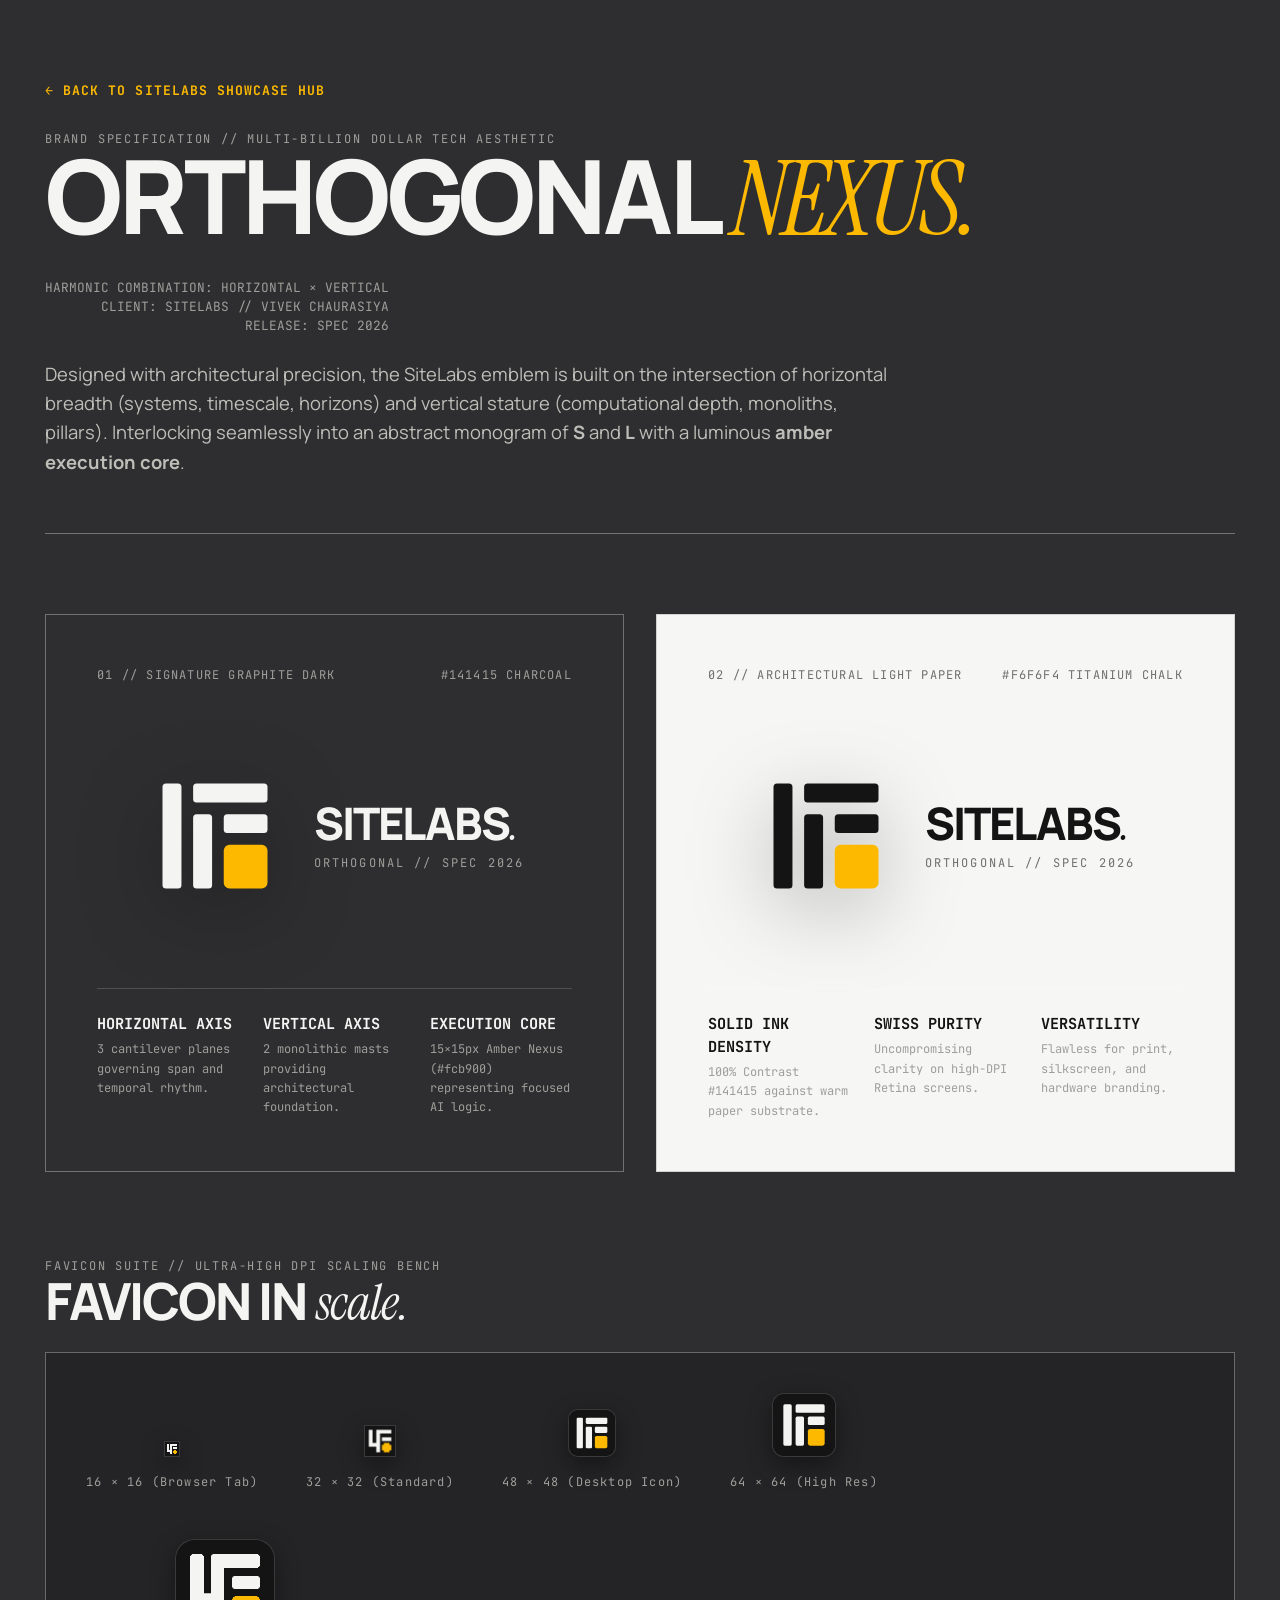
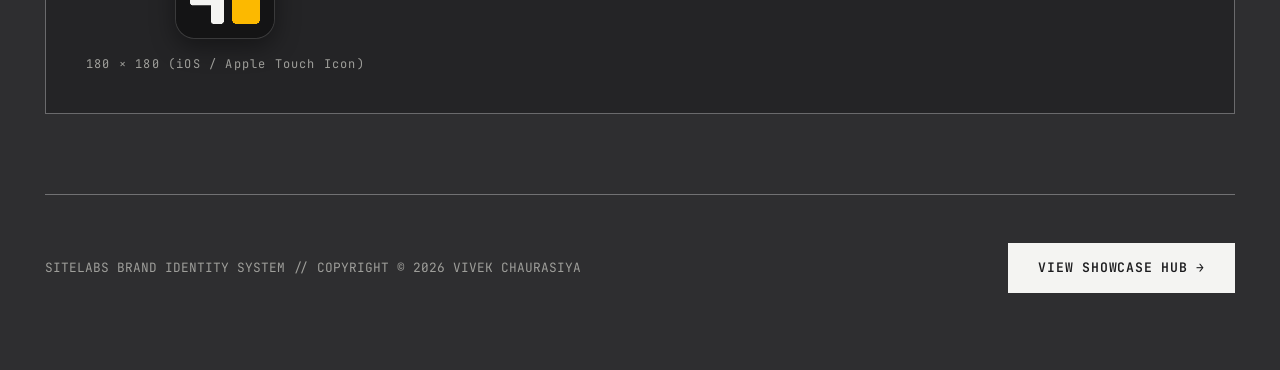
<file: logo-showcase.html>
<!DOCTYPE html>
<html lang="en" data-theme="dark">
<head>
  <meta charset="UTF-8">
  <meta name="viewport" content="width=device-width, initial-scale=1.0">
  <title>SiteLabs // Brand Identity & Logo Specification</title>
  
  <link rel="icon" type="image/svg+xml" href="favicon.svg">
  <link rel="icon" type="image/x-icon" href="favicon.ico">
  <link rel="apple-touch-icon" sizes="180x180" href="apple-touch-icon.png">

  <link rel="preconnect" href="https://fonts.googleapis.com">
  <link rel="preconnect" href="https://fonts.gstatic.com" crossorigin>
  <link href="https://fonts.googleapis.com/css2?family=Instrument+Serif:ital@0;1&family=JetBrains+Mono:wght@400;500;600;700&family=Manrope:wght@400;500;600;700;800&display=swap" rel="stylesheet">

  <link rel="stylesheet" href="style.css">

  <style>
    .showcase-container {
      max-width: 1400px;
      margin: 0 auto;
      padding: clamp(40px, 6vw, 100px) var(--gut);
      display: flex;
      flex-direction: column;
      gap: 5rem;
    }

    .brand-hero {
      display: flex;
      flex-direction: column;
      gap: 1.5rem;
      border-bottom: 1px solid var(--line2);
      padding-bottom: 3.5rem;
    }

    .brand-header-row {
      display: flex;
      justify-content: space-between;
      align-items: flex-end;
      flex-wrap: wrap;
      gap: 2rem;
    }

    .brand-title {
      font-size: clamp(3rem, 8vw, 7rem);
      font-weight: 800;
      line-height: 0.9;
      letter-spacing: -0.04em;
      text-transform: uppercase;
    }

    .brand-title em {
      font-family: var(--serif);
      font-style: italic;
      font-weight: 400;
      color: var(--accent-amber);
    }

    .brand-grid {
      display: grid;
      grid-template-columns: repeat(2, 1fr);
      gap: 2rem;
    }

    .brand-card {
      border: 1px solid var(--line2);
      background: var(--bg);
      padding: clamp(30px, 4vw, 60px);
      display: flex;
      flex-direction: column;
      gap: 2rem;
      position: relative;
      overflow: hidden;
    }

    .brand-card--light {
      background: #f6f6f4;
      color: #141415;
      border-color: rgba(0, 0, 0, 0.15);
    }

    .brand-card--light .emblem-bar {
      fill: #141415;
    }

    .brand-card--light .mono {
      color: #6f6f6b;
    }

    .card-top {
      display: flex;
      justify-content: space-between;
      font-size: 0.75rem;
      letter-spacing: 0.1em;
      color: var(--mute);
    }

    .mark-stage {
      display: flex;
      align-items: center;
      justify-content: center;
      min-height: 240px;
    }

    .mark-large {
      width: 140px;
      height: 140px;
      filter: drop-shadow(0 20px 40px rgba(0, 0, 0, 0.3));
      transition: transform 0.5s var(--settle);
    }

    .mark-large:hover {
      transform: scale(1.08);
    }

    .geometry-specs {
      display: grid;
      grid-template-columns: repeat(3, 1fr);
      gap: 1.5rem;
      border-top: 1px solid var(--line);
      padding-top: 1.5rem;
      font-size: 0.8rem;
    }

    .geom-col strong {
      display: block;
      color: var(--fg);
      margin-bottom: 0.2rem;
      font-size: 0.95rem;
    }

    .geom-col span {
      color: var(--mute);
      font-size: 0.75rem;
    }

    /* Favicon sizes test bench */
    .favicon-bench {
      display: flex;
      align-items: flex-end;
      gap: 3rem;
      flex-wrap: wrap;
      padding: 2.5rem;
      border: 1px solid var(--line2);
      background: var(--doc-bg);
    }

    .fav-item {
      display: flex;
      flex-direction: column;
      align-items: center;
      gap: 1rem;
    }

    .fav-item img, .fav-item svg {
      border: 1px solid var(--line);
      background: #141415;
      box-shadow: 0 8px 24px rgba(0, 0, 0, 0.4);
    }

    .fav-label {
      font-size: 0.75rem;
      letter-spacing: 0.1em;
      color: var(--mute);
    }

    .nav-back-link {
      display: inline-flex;
      align-items: center;
      gap: 0.6rem;
      font-size: 0.82rem;
      letter-spacing: 0.08em;
      color: var(--accent-amber);
      font-weight: 700;
    }

    @media (max-width: 900px) {
      .brand-grid {
        grid-template-columns: 1fr;
      }
      .geometry-specs {
        grid-template-columns: 1fr;
      }
    }
  </style>
</head>
<body class="site-body">

  <div class="showcase-container">
    
    <div class="brand-hero">
      <div>
        <a href="index.html" class="nav-back-link mono">← BACK TO SITELABS SHOWCASE HUB</a>
      </div>

      <div class="brand-header-row">
        <div>
          <span class="mono sh__label">BRAND SPECIFICATION // MULTI-BILLION DOLLAR TECH AESTHETIC</span>
          <h1 class="brand-title">Orthogonal <em>Nexus.</em></h1>
        </div>
        <div class="mono" style="color:var(--mute); font-size:0.8rem; text-align:right;">
          <div>HARMONIC COMBINATION: HORIZONTAL × VERTICAL</div>
          <div>CLIENT: SITELABS // VIVEK CHAURASIYA</div>
          <div>RELEASE: SPEC 2026</div>
        </div>
      </div>
      <p style="font-size:1.15rem; color:var(--soft); max-width:850px; line-height:1.6;">
        Designed with architectural precision, the SiteLabs emblem is built on the intersection of horizontal breadth (systems, timescale, horizons) and vertical stature (computational depth, monoliths, pillars). Interlocking seamlessly into an abstract monogram of <strong>S</strong> and <strong>L</strong> with a luminous <strong>amber execution core</strong>.
      </p>
    </div>

    <!-- 01. PRIMARY LOCKUPS -->
    <div class="brand-grid">
      <!-- Dark Theme Lockup -->
      <div class="brand-card">
        <div class="card-top mono">
          <span>01 // SIGNATURE GRAPHITE DARK</span>
          <span>#141415 CHARCOAL</span>
        </div>
        
        <div class="mark-stage">
          <div style="display:flex; align-items:center; gap:1.8rem;">
            <svg class="site-emblem mark-large" viewBox="0 0 48 48" fill="none" xmlns="http://www.w3.org/2000/svg">
              <rect x="6" y="6" width="6.5" height="36" rx="1.2" class="emblem-bar"/>
              <rect x="16.5" y="6" width="25.5" height="6.5" rx="1.2" class="emblem-bar"/>
              <rect x="16.5" y="16.5" width="6.5" height="25.5" rx="1.2" class="emblem-bar"/>
              <rect x="27" y="16.5" width="15" height="6.5" rx="1.2" class="emblem-bar"/>
              <rect x="27" y="27" width="15" height="15" rx="2" class="emblem-core"/>
            </svg>
            <div>
              <div style="font-size:2.8rem; font-weight:800; letter-spacing:-0.04em; line-height:1; text-transform:uppercase;">
                SiteLabs<span style="font-family:'Instrument Serif',serif; font-style:italic; font-weight:400; color:var(--fg);">.</span>
              </div>
              <div class="mono" style="font-size:0.75rem; letter-spacing:0.18em; color:var(--mute); margin-top:0.4rem;">
                ORTHOGONAL // SPEC 2026
              </div>
            </div>
          </div>
        </div>

        <div class="geometry-specs mono">
          <div class="geom-col">
            <strong>HORIZONTAL AXIS</strong>
            <span>3 cantilever planes governing span and temporal rhythm.</span>
          </div>
          <div class="geom-col">
            <strong>VERTICAL AXIS</strong>
            <span>2 monolithic masts providing architectural foundation.</span>
          </div>
          <div class="geom-col">
            <strong>EXECUTION CORE</strong>
            <span>15×15px Amber Nexus (#fcb900) representing focused AI logic.</span>
          </div>
        </div>
      </div>

      <!-- Light Theme Lockup -->
      <div class="brand-card brand-card--light">
        <div class="card-top mono">
          <span>02 // ARCHITECTURAL LIGHT PAPER</span>
          <span>#F6F6F4 TITANIUM CHALK</span>
        </div>
        
        <div class="mark-stage">
          <div style="display:flex; align-items:center; gap:1.8rem;">
            <svg class="site-emblem mark-large" viewBox="0 0 48 48" fill="none" xmlns="http://www.w3.org/2000/svg">
              <rect x="6" y="6" width="6.5" height="36" rx="1.2" class="emblem-bar"/>
              <rect x="16.5" y="6" width="25.5" height="6.5" rx="1.2" class="emblem-bar"/>
              <rect x="16.5" y="16.5" width="6.5" height="25.5" rx="1.2" class="emblem-bar"/>
              <rect x="27" y="16.5" width="15" height="6.5" rx="1.2" class="emblem-bar"/>
              <rect x="27" y="27" width="15" height="15" rx="2" style="fill:#fcb900;"/>
            </svg>
            <div>
              <div style="font-size:2.8rem; font-weight:800; letter-spacing:-0.04em; line-height:1; text-transform:uppercase; color:#141415;">
                SiteLabs<span style="font-family:'Instrument Serif',serif; font-style:italic; font-weight:400; color:#141415;">.</span>
              </div>
              <div class="mono" style="font-size:0.75rem; letter-spacing:0.18em; color:#6f6f6b; margin-top:0.4rem;">
                ORTHOGONAL // SPEC 2026
              </div>
            </div>
          </div>
        </div>

        <div class="geometry-specs mono">
          <div class="geom-col">
            <strong style="color:#141415;">SOLID INK DENSITY</strong>
            <span>100% Contrast #141415 against warm paper substrate.</span>
          </div>
          <div class="geom-col">
            <strong style="color:#141415;">SWISS PURITY</strong>
            <span>Uncompromising clarity on high-DPI Retina screens.</span>
          </div>
          <div class="geom-col">
            <strong style="color:#141415;">VERSATILITY</strong>
            <span>Flawless for print, silkscreen, and hardware branding.</span>
          </div>
        </div>
      </div>
    </div>

    <!-- 02. FAVICON TEST BENCH -->
    <div>
      <div style="margin-bottom:1.5rem;">
        <span class="mono sh__label">FAVICON SUITE // ULTRA-HIGH DPI SCALING BENCH</span>
        <h2 class="h2" style="font-size:clamp(2rem, 4vw, 3.8rem);">
          Favicon in <em>scale.</em>
        </h2>
      </div>

      <div class="favicon-bench">
        <!-- 16px -->
        <div class="fav-item">
          <img src="favicon.ico" width="16" height="16" alt="Favicon 16x16" style="image-rendering:pixelated;">
          <span class="fav-label mono">16 × 16 (Browser Tab)</span>
        </div>

        <!-- 32px -->
        <div class="fav-item">
          <img src="favicon.ico" width="32" height="32" alt="Favicon 32x32">
          <span class="fav-label mono">32 × 32 (Standard)</span>
        </div>

        <!-- 48px -->
        <div class="fav-item">
          <svg viewBox="0 0 48 48" width="48" height="48" fill="none" style="border-radius:10px;">
            <rect width="48" height="48" fill="#141415" rx="10"/>
            <rect x="8" y="8" width="6.5" height="32" rx="1.2" fill="#f4f4f2"/>
            <rect x="17.5" y="8" width="22.5" height="6.5" rx="1.2" fill="#f4f4f2"/>
            <rect x="17.5" y="17.5" width="6.5" height="22.5" rx="1.2" fill="#f4f4f2"/>
            <rect x="27" y="17.5" width="13" height="6.5" rx="1.2" fill="#f4f4f2"/>
            <rect x="27" y="27" width="13" height="13" rx="1.8" fill="#fcb900"/>
          </svg>
          <span class="fav-label mono">48 × 48 (Desktop Icon)</span>
        </div>

        <!-- 64px -->
        <div class="fav-item">
          <svg viewBox="0 0 48 48" width="64" height="64" fill="none" style="border-radius:12px;">
            <rect width="48" height="48" fill="#141415" rx="10"/>
            <rect x="8" y="8" width="6.5" height="32" rx="1.2" fill="#f4f4f2"/>
            <rect x="17.5" y="8" width="22.5" height="6.5" rx="1.2" fill="#f4f4f2"/>
            <rect x="17.5" y="17.5" width="6.5" height="22.5" rx="1.2" fill="#f4f4f2"/>
            <rect x="27" y="17.5" width="13" height="6.5" rx="1.2" fill="#f4f4f2"/>
            <rect x="27" y="27" width="13" height="13" rx="1.8" fill="#fcb900"/>
          </svg>
          <span class="fav-label mono">64 × 64 (High Res)</span>
        </div>

        <!-- 180px Apple Touch Icon -->
        <div class="fav-item">
          <img src="apple-touch-icon.png" width="100" height="100" alt="Apple Touch Icon" style="border-radius:20px;">
          <span class="fav-label mono">180 × 180 (iOS / Apple Touch Icon)</span>
        </div>
      </div>
    </div>

    <!-- 03. FOOTER CTA -->
    <div style="border-top:1px solid var(--line2); padding-top:3rem; display:flex; justify-content:space-between; align-items:center; flex-wrap:wrap; gap:1.5rem;">
      <div class="mono" style="font-size:0.8rem; color:var(--mute);">
        SITELABS BRAND IDENTITY SYSTEM // COPYRIGHT © 2026 VIVEK CHAURASIYA
      </div>
      <div>
        <a href="index.html" class="btn btn--primary">View Showcase Hub →</a>
      </div>
    </div>

  </div>

</body>
</html>
</file>
<file: style.css>
/* ==========================================================================
   SITELABS // GRAPHITE SPECIFICATION DESIGN SYSTEM
   Modern, Bold, Dynamic, Editorial Typography & Blueprint Motion
   ========================================================================== */

:root {
  --u: calc(100vw / 2560);
  --gut: max(24px, calc(90 * var(--u)));

  /* Typography */
  --sans: "Manrope", "Helvetica Neue", -apple-system, BlinkMacSystemFont, Arial, sans-serif;
  --serif: "Instrument Serif", Georgia, serif;
  --mono: "JetBrains Mono", ui-monospace, Menlo, Consolas, monospace;

  /* Easing curves */
  --settle: cubic-bezier(.2, .85, .25, 1);
  --expand: cubic-bezier(.7, 0, .2, 1);
  --smooth: cubic-bezier(.16, 1, .3, 1);

  /* Color System - Signature Authentic Graphite Theme (Matte Slate Charcoal) */
  --bg: #2e2e30;
  --bg-subtle: #363638;
  --fg: #f4f4f2;
  --inv-bg: #f4f4f2;
  --inv-fg: #1c1c1e;
  --mute: #9e9e9a;
  --mute2: #848480;
  --dim: #6c6c68;
  --soft: #bebeb9;
  --line: rgba(255, 255, 255, 0.16);
  --line2: rgba(255, 255, 255, 0.32);
  --band: rgba(255, 255, 255, 0.045);
  --doc-bg: #242426;
  --card-bg: rgba(46, 46, 48, 0.84);
  --sv-open: rgba(38, 38, 40, 0.95);
  --bar-bg: rgba(44, 44, 46, 0.92);
  --chip-bd: rgba(255, 255, 255, 0.35);

  /* Graphite Header Tokens */
  --h-photo: url("hero-desk-dark.webp");
  --h-fg: #f4f4f2;
  --h-nav: #cfcfcb;
  --h-act: #fff;
  --h-sub: #a9a9a5;
  --h-text: #d4d4d0;
  --h-rule: rgba(255, 255, 255, .22);
  --h-box: rgba(255, 255, 255, .45);
  --h-box-bg: rgba(36, 36, 38, .55);
  --h-steam: #f4f4f2;
  --h-steam-o: .38;
  
  /* Accent Colors */
  --accent-amber: #fcb900;
  --accent-green: #7bdcb5;
  --accent-orange: #ff6900;
  --accent-blue: #00d2ff;
  --accent-glow: rgba(252, 185, 0, 0.15);
}

[data-theme="light"] {
  --bg: #f6f6f4;
  --bg-subtle: #ebebe7;
  --fg: #161617;
  --inv-bg: #161617;
  --inv-fg: #f4f4f2;
  --mute: #6b6b68;
  --mute2: #8a8a86;
  --dim: #a9a9a5;
  --soft: #5a5a57;
  --line: rgba(0, 0, 0, 0.14);
  --line2: rgba(0, 0, 0, 0.28);
  --band: rgba(0, 0, 0, 0.035);
  --doc-bg: #ffffff;
  --card-bg: rgba(255, 255, 255, 0.88);
  --sv-open: rgba(246, 246, 244, 0.96);
  --bar-bg: rgba(246, 246, 244, 0.92);
  --chip-bd: rgba(0, 0, 0, 0.3);
  --accent-glow: rgba(252, 185, 0, 0.25);

  /* Light Header Tokens */
  --h-photo: url("hero-desk-light.webp");
  --h-fg: #161617;
  --h-sub: #56565a;
  --h-text: #2b2b2f;
  --h-rule: rgba(0, 0, 0, .22);
  --h-box: rgba(0, 0, 0, .45);
  --h-box-bg: rgba(235, 235, 233, .55);
  --h-steam: #ffffff;
  --h-steam-o: .85;
}

/* Base Reset & Setup */
*, *::before, *::after {
  box-sizing: border-box;
  margin: 0;
  padding: 0;
}

html {
  font-size: 16px;
  scroll-behavior: smooth;
  text-rendering: optimizeLegibility;
  -webkit-font-smoothing: antialiased;
  -moz-osx-font-smoothing: grayscale;
  overflow-x: hidden;
  width: 100%;
  max-width: 100vw;
}

body.site-body {
  background-color: var(--bg);
  color: var(--fg);
  font-family: var(--sans);
  line-height: 1.5;
  overflow-x: hidden;
  width: 100%;
  max-width: 100vw;
  position: relative;
  transition: background-color 0.4s var(--settle), color 0.4s var(--settle);
  min-height: 100vh;
}

/* Custom Cursor Tracker */
.cursor-dot {
  position: fixed;
  top: 0;
  left: 0;
  width: 6px;
  height: 6px;
  background-color: var(--fg);
  border-radius: 50%;
  pointer-events: none;
  z-index: 9999;
  transform: translate(-50%, -50%);
  transition: opacity 0.2s ease;
}

.cursor-ring {
  position: fixed;
  top: 0;
  left: 0;
  width: 32px;
  height: 32px;
  border: 1px solid var(--mute);
  border-radius: 50%;
  pointer-events: none;
  z-index: 9998;
  transform: translate(-50%, -50%);
  transition: width 0.3s var(--settle), height 0.3s var(--settle), border-color 0.2s ease, opacity 0.2s ease;
}

@media (pointer: coarse) {
  .cursor-dot, .cursor-ring {
    display: none !important;
  }
}

/* Monospace Class */
.mono {
  font-family: var(--mono);
  font-feature-settings: "tnum" 1, "zero" 1;
}

.it {
  font-family: var(--serif);
  font-style: italic;
}

/* Generic Layout */
a {
  color: inherit;
  text-decoration: none;
}

button {
  font-family: inherit;
  border: none;
  background: none;
  cursor: pointer;
  color: inherit;
}

/* Headings */
.h2 {
  font-size: clamp(2.4rem, 6.5vw, 6.5rem);
  font-weight: 800;
  line-height: 0.95;
  letter-spacing: -0.04em;
  text-transform: uppercase;
  overflow-wrap: break-word;
  word-break: break-word;
}

.h2 em {
  font-family: var(--serif);
  font-style: italic;
  font-weight: 400;
  text-transform: none;
  letter-spacing: -0.02em;
  margin-left: 0.05em;
  color: var(--fg);
}

.sh {
  display: flex;
  flex-direction: column;
  gap: 0.6rem;
}

.sh__label {
  font-size: 0.75rem;
  letter-spacing: 0.15em;
  color: var(--mute);
  text-transform: uppercase;
}

/* Chips / Badges */
.chip {
  display: inline-flex;
  align-items: center;
  gap: 0.5rem;
  padding: 0.45rem 0.9rem;
  font-family: var(--mono);
  font-size: 0.75rem;
  letter-spacing: 0.06em;
  border: 1px solid var(--line2);
  border-radius: 0;
  background: transparent;
  color: var(--fg);
  text-transform: uppercase;
  transition: all 0.25s var(--settle);
}

.chip:hover {
  background: var(--band);
  border-color: var(--fg);
}

.chip.is-on {
  background: var(--fg);
  color: var(--inv-fg);
  border-color: var(--fg);
}

.chip__n {
  opacity: 0.6;
  font-size: 0.7rem;
}

.chip.is-on .chip__n {
  opacity: 0.9;
}

.badge {
  display: inline-block;
  padding: 0.2rem 0.5rem;
  font-family: var(--mono);
  font-size: 0.68rem;
  letter-spacing: 0.08em;
  text-transform: uppercase;
  border: 1px solid var(--line2);
}

.badge--ai {
  border-color: var(--accent-amber);
  color: var(--accent-amber);
}

.badge--backend {
  border-color: var(--accent-green);
  color: var(--accent-green);
}

.badge--fullstack {
  border-color: var(--fg);
  color: var(--fg);
}

.badge--security {
  border-color: var(--accent-orange);
  color: var(--accent-orange);
}

.badge--civic {
  border-color: var(--accent-blue);
  color: var(--accent-blue);
}

/* Buttons */
.btn {
  display: inline-flex;
  align-items: center;
  justify-content: center;
  gap: 0.6rem;
  padding: 0.9rem 1.8rem;
  font-family: var(--mono);
  font-size: 0.82rem;
  font-weight: 600;
  letter-spacing: 0.06em;
  text-transform: uppercase;
  transition: all 0.3s var(--settle);
  border: 1px solid transparent;
  cursor: pointer;
}

.btn--primary {
  background: var(--fg);
  color: var(--inv-fg);
  border-color: var(--fg);
}

.btn--primary:hover {
  background: transparent;
  color: var(--fg);
}

.btn--ghost {
  background: transparent;
  color: var(--fg);
  border-color: var(--line2);
}

.btn--ghost:hover {
  border-color: var(--fg);
  background: var(--band);
}

/* Sections Global */
.sec {
  padding: clamp(60px, 8vw, 130px) var(--gut);
  border-bottom: 1px solid var(--line);
  position: relative;
}

/* ==========================================================================
   HEADER & NAVIGATION
   ========================================================================== */

.hd {
  position: relative;
  width: 100%;
  border-bottom: 1px solid var(--line2);
  background-color: var(--bg);
  overflow: hidden;
}

.nv {
  display: flex;
  align-items: center;
  justify-content: space-between;
  padding: 1rem var(--gut);
  min-height: 74px;
  border-bottom: 1px solid var(--line);
  position: sticky;
  top: 0;
  background-color: var(--bar-bg);
  backdrop-filter: blur(20px) saturate(180%);
  -webkit-backdrop-filter: blur(20px) saturate(180%);
  z-index: 1000;
  transition: padding 0.3s var(--smooth), background-color 0.3s ease, border-color 0.3s ease, box-shadow 0.3s ease;
}

[data-theme="light"] .nv {
  background-color: var(--bar-bg);
}

.nv.is-scrolled {
  padding: 0.75rem var(--gut);
  background-color: var(--bar-bg);
  border-bottom-color: var(--line2);
  box-shadow: 0 12px 36px -10px rgba(0, 0, 0, 0.35);
}

[data-theme="light"] .nv.is-scrolled {
  background-color: var(--bar-bg);
  box-shadow: 0 8px 28px -8px rgba(0, 0, 0, 0.08);
}

.nv__logo .logo-link {
  display: inline-flex;
  flex-direction: row;
  align-items: center;
  gap: 0.85rem;
  text-decoration: none;
  cursor: pointer;
  transition: opacity 0.2s ease, transform 0.2s ease;
}

.logo-mark-wrap {
  display: flex;
  align-items: center;
  justify-content: center;
  flex-shrink: 0;
  transition: transform 0.35s var(--settle);
}

.site-emblem {
  display: block;
  width: 30px;
  height: 30px;
  flex-shrink: 0;
}

.emblem-bar {
  fill: var(--fg);
  transition: fill 0.3s ease;
}

.emblem-core {
  fill: var(--accent-amber);
  transition: fill 0.3s ease, filter 0.35s ease;
}

.logo-link:hover .logo-mark-wrap {
  transform: scale(1.06);
}

.logo-link:hover .emblem-core {
  filter: drop-shadow(0 0 10px rgba(252, 185, 0, 0.8));
}

.logo-text-group {
  display: flex;
  flex-direction: column;
  justify-content: center;
}

.logo-text {
  font-size: 1.35rem;
  font-weight: 800;
  letter-spacing: -0.04em;
  text-transform: uppercase;
  line-height: 1;
}

.logo-text em {
  font-family: var(--serif);
  font-style: italic;
  font-weight: 400;
  color: var(--fg);
}

.logo-sub {
  font-size: 0.63rem;
  letter-spacing: 0.16em;
  color: var(--mute);
  margin-top: 0.2rem;
}

/* Center Architectural Menu Capsule */
.nv__center {
  display: flex;
  align-items: center;
  justify-content: center;
}

.nv__menu {
  position: relative;
  display: inline-flex;
  align-items: center;
  padding: 0.35rem 0.45rem;
  border-radius: 9999px;
  background: rgba(24, 24, 27, 0.85);
  border: 1px solid rgba(255, 255, 255, 0.12);
  backdrop-filter: blur(24px) saturate(180%);
  -webkit-backdrop-filter: blur(24px) saturate(180%);
  box-shadow: 0 10px 32px -4px rgba(0, 0, 0, 0.55), 
              0 2px 8px rgba(0, 0, 0, 0.35), 
              inset 0 1px 0 rgba(255, 255, 255, 0.12);
  transition: all 0.3s cubic-bezier(0.16, 1, 0.3, 1);
}

[data-theme="light"] .nv__menu {
  background: rgba(255, 255, 255, 0.94);
  border: 1px solid rgba(0, 0, 0, 0.1);
  box-shadow: 0 8px 30px -4px rgba(0, 0, 0, 0.08), 
              0 2px 6px rgba(0, 0, 0, 0.04), 
              inset 0 1px 0 #ffffff;
}

/* The Magic Sliding Glider (Active / Hover Pill) */
.nv__glider {
  position: absolute;
  top: 0.35rem;
  bottom: 0.35rem;
  left: 0;
  width: 0;
  border-radius: 9999px;
  background: rgba(255, 255, 255, 0.1);
  border: 1px solid rgba(255, 255, 255, 0.16);
  box-shadow: 0 4px 16px rgba(0, 0, 0, 0.4), inset 0 1px 0 rgba(255, 255, 255, 0.14);
  pointer-events: none;
  z-index: 1;
  opacity: 0;
  transform: translateZ(0);
  transition: left 0.32s cubic-bezier(0.16, 1, 0.3, 1),
              width 0.32s cubic-bezier(0.16, 1, 0.3, 1),
              opacity 0.22s ease;
}

[data-theme="light"] .nv__glider {
  background: #ffffff;
  border: 1px solid rgba(0, 0, 0, 0.09);
  box-shadow: 0 3px 12px rgba(0, 0, 0, 0.08), 0 1px 3px rgba(0, 0, 0, 0.04);
}

/* Menu Item */
.nv__item {
  position: relative;
  z-index: 2;
  display: inline-flex;
  align-items: center;
  padding: 0.54rem 1.15rem;
  border-radius: 9999px;
  font-family: var(--sans);
  font-size: 0.83rem;
  font-weight: 500;
  letter-spacing: -0.01em;
  color: var(--mute);
  text-decoration: none;
  white-space: nowrap;
  user-select: none;
  transition: color 0.25s cubic-bezier(0.16, 1, 0.3, 1);
}

[data-theme="light"] .nv__item {
  color: #55555c;
}

.nv__item:hover {
  color: var(--fg);
}

[data-theme="light"] .nv__item:hover {
  color: #111113;
}

.nv__item.is-active {
  color: var(--fg);
  font-weight: 600;
}

[data-theme="light"] .nv__item.is-active {
  color: #111113;
  font-weight: 600;
}

.nv__num {
  font-family: var(--mono);
  font-size: 0.65rem;
  font-weight: 600;
  letter-spacing: 0.06em;
  color: var(--dim);
  margin-right: 0.45rem;
  opacity: 0.65;
  transition: color 0.25s ease, opacity 0.25s ease;
}

[data-theme="light"] .nv__num {
  color: #8c8c94;
  opacity: 0.85;
}

.nv__item:hover .nv__num,
.nv__item.is-active .nv__num {
  color: var(--accent-amber);
  opacity: 1;
}

[data-theme="light"] .nv__item:hover .nv__num,
[data-theme="light"] .nv__item.is-active .nv__num {
  color: #b38100;
  opacity: 1;
}

.nv__label {
  font-family: var(--sans);
  letter-spacing: -0.01em;
}

/* Badge for Project Count */
.badge-count {
  display: inline-flex;
  align-items: center;
  justify-content: center;
  font-family: var(--mono);
  font-size: 0.64rem;
  font-weight: 700;
  letter-spacing: 0.02em;
  padding: 0.12rem 0.52rem;
  border-radius: 9999px;
  background: rgba(252, 185, 0, 0.14);
  color: var(--accent-amber);
  border: 1px solid rgba(252, 185, 0, 0.35);
  margin-left: 0.45rem;
  box-shadow: 0 0 10px rgba(252, 185, 0, 0.12);
  transition: all 0.25s cubic-bezier(0.16, 1, 0.3, 1);
}

[data-theme="light"] .badge-count {
  background: rgba(252, 185, 0, 0.18);
  color: #805c00;
  border-color: rgba(252, 185, 0, 0.4);
  box-shadow: 0 0 8px rgba(252, 185, 0, 0.12);
}

.nv__item:hover .badge-count,
.nv__item.is-active .badge-count {
  background: var(--accent-amber);
  color: #141415;
  border-color: var(--accent-amber);
  box-shadow: 0 0 16px rgba(252, 185, 0, 0.45);
  transform: scale(1.05);
}

[data-theme="light"] .nv__item:hover .badge-count,
[data-theme="light"] .nv__item.is-active .badge-count {
  background: #fcb900;
  color: #141415;
  border-color: #fcb900;
  box-shadow: 0 2px 10px rgba(252, 185, 0, 0.35);
}

/* Right Controls Cluster */
.nv__right {
  display: flex;
  align-items: center;
  gap: 1.1rem;
}

.nv__clock {
  font-size: 0.75rem;
  letter-spacing: 0.06em;
  color: var(--mute);
  display: inline-flex;
  align-items: center;
  gap: 0.5rem;
  padding: 0.45rem 0.95rem;
  border-radius: 9999px;
  background: var(--band);
  border: 1px solid var(--line);
  transition: border-color 0.25s ease, color 0.25s ease;
}

.nv__clock:hover {
  border-color: var(--line2);
  color: var(--fg);
}

.clock-indicator {
  display: inline-block;
  width: 6.5px;
  height: 6.5px;
  background-color: var(--accent-green);
  border-radius: 50%;
  box-shadow: 0 0 8px var(--accent-green);
  animation: pulse-ring 2s cubic-bezier(0.4, 0, 0.6, 1) infinite;
}

.nv__theme-btn {
  display: inline-flex;
  align-items: center;
  justify-content: center;
  width: 36px;
  height: 36px;
  border-radius: 50%;
  border: 1px solid var(--line);
  background: var(--band);
  color: var(--fg);
  font-size: 0.95rem;
  cursor: pointer;
  transition: all 0.3s cubic-bezier(0.16, 1, 0.3, 1);
}

.nv__theme-btn:hover {
  background: var(--fg);
  color: var(--inv-fg);
  border-color: var(--fg);
  transform: rotate(20deg) scale(1.05);
}

[data-theme="dark"] .theme-icon--dark {
  display: inline;
}
[data-theme="dark"] .theme-icon--light {
  display: none;
}
[data-theme="light"] .theme-icon--dark {
  display: none;
}
[data-theme="light"] .theme-icon--light {
  display: inline;
}

.nv__cta-link {
  font-size: 0.75rem;
  font-weight: 700;
  letter-spacing: 0.09em;
  padding: 0.52rem 1.2rem;
  border-radius: 9999px;
  border: 1px solid var(--fg);
  background: var(--fg);
  color: var(--inv-fg);
  display: inline-flex;
  align-items: center;
  gap: 0.4rem;
  text-decoration: none;
  transition: all 0.3s cubic-bezier(0.16, 1, 0.3, 1);
}

.nv__cta-link:hover {
  background: transparent;
  color: var(--fg);
  box-shadow: 0 6px 20px rgba(0, 0, 0, 0.2);
  transform: translateY(-1px);
}

/* ==========================================================================
   AUTHENTIC GRAPHITE HERO SECTION (.hd.hd--studio)
   ========================================================================== */

.hd {
  position: relative;
  width: 100%;
  min-height: calc(1240 * var(--u));
  color: var(--h-fg);
  overflow: hidden;
  background-color: var(--bg);
  border-bottom: 1px solid var(--line2);
}

/* Photographic Desk Background */
.hd__photo {
  position: absolute;
  inset: 0;
  background: var(--h-photo) center top / cover no-repeat;
  -webkit-mask-image: linear-gradient(180deg, #000 0%, #000 90%, transparent 100%);
  mask-image: linear-gradient(180deg, #000 0%, #000 90%, transparent 100%);
  pointer-events: none;
  z-index: 1;
}

/* Studio Center Viewfinder Title Box */
.hd__studio {
  position: absolute;
  top: calc(275 * var(--u));
  left: 50%;
  z-index: 10;
  display: flex;
  flex-direction: column;
  align-items: center;
  gap: calc(28 * var(--u));
  padding: calc(48 * var(--u)) calc(68 * var(--u));
  transform: translateX(-50%);
  max-width: 90vw;
  box-sizing: border-box;
}

/* Viewfinder Corner Brackets ┌ ┐ └ ┘ */
.hd__studio::before {
  content: "";
  position: absolute;
  inset: 0;
  pointer-events: none;
  background:
    linear-gradient(var(--h-fg), var(--h-fg)) 0 0 / calc(29 * var(--u)) calc(2.5 * var(--u)) no-repeat,
    linear-gradient(var(--h-fg), var(--h-fg)) 0 0 / calc(2.5 * var(--u)) calc(29 * var(--u)) no-repeat,
    linear-gradient(var(--h-fg), var(--h-fg)) 100% 0 / calc(29 * var(--u)) calc(2.5 * var(--u)) no-repeat,
    linear-gradient(var(--h-fg), var(--h-fg)) 100% 0 / calc(2.5 * var(--u)) calc(29 * var(--u)) no-repeat,
    linear-gradient(var(--h-fg), var(--h-fg)) 0 100% / calc(29 * var(--u)) calc(2.5 * var(--u)) no-repeat,
    linear-gradient(var(--h-fg), var(--h-fg)) 0 100% / calc(2.5 * var(--u)) calc(29 * var(--u)) no-repeat,
    linear-gradient(var(--h-fg), var(--h-fg)) 100% 100% / calc(29 * var(--u)) calc(2.5 * var(--u)) no-repeat,
    linear-gradient(var(--h-fg), var(--h-fg)) 100% 100% / calc(2.5 * var(--u)) calc(29 * var(--u)) no-repeat;
}

.hd__studio .hd__meta {
  display: flex;
  justify-content: space-between;
  width: 100%;
  font-family: var(--mono);
  font-size: max(11px, calc(18 * var(--u)));
  letter-spacing: .15em;
  color: var(--h-sub);
  text-transform: uppercase;
  gap: 1.5rem;
}

.hd__studio .hd__title {
  font-size: clamp(3.2rem, calc(240 * var(--u)), 12rem);
  font-weight: 800;
  line-height: .82;
  letter-spacing: -.06em;
  color: var(--h-fg);
  text-align: center;
  white-space: nowrap;
}

.hd__studio .hd__title em {
  font-family: var(--sans);
  font-weight: 800;
  font-style: normal;
  color: var(--accent-amber);
}

.hd__studio .hd__row {
  display: flex;
  align-items: center;
  justify-content: center;
  gap: calc(40 * var(--u));
  margin-top: calc(16 * var(--u));
}

.hd__studio .hd__tag {
  font-family: var(--serif);
  font-style: italic;
  font-weight: 400;
  font-size: max(16px, calc(34 * var(--u)));
  color: var(--h-fg);
  white-space: nowrap;
}

.hd__studio .hd__cta {
  display: inline-flex;
  align-items: center;
  gap: 0.5rem;
  padding: calc(18 * var(--u)) calc(36 * var(--u));
  font-family: var(--sans);
  font-size: max(13px, calc(19 * var(--u)));
  font-weight: 700;
  background: var(--h-fg);
  color: var(--inv-fg);
  text-decoration: none;
  border-radius: 2px;
  box-shadow: 0 4px 15px rgba(0, 0, 0, 0.25);
  transition: all 0.25s var(--smooth);
}

.hd__studio .hd__cta:hover {
  background: var(--accent-amber);
  color: #1c1c1e;
  transform: translateY(-2px);
  box-shadow: 0 8px 24px rgba(252, 185, 0, 0.3);
}

/* Vertical Desk Scroll Indicator on Bottom-Left */
.hd__scroll {
  position: absolute;
  left: calc(100 * var(--u));
  bottom: calc(55 * var(--u));
  z-index: 10;
  font-family: var(--mono);
  font-size: max(11px, calc(18 * var(--u)));
  letter-spacing: 0.12em;
  color: var(--h-sub);
  writing-mode: vertical-rl;
  transform: rotate(180deg);
}

.hd__scroll a {
  color: inherit;
  text-decoration: none;
  transition: color 0.2s ease;
}

.hd__scroll a:hover {
  color: var(--h-fg);
}

/* Bottom Desk Status Bar */
.hd__desk-status {
  position: absolute;
  right: calc(100 * var(--u));
  bottom: calc(55 * var(--u));
  z-index: 10;
  font-size: max(11px, calc(16 * var(--u)));
  letter-spacing: 0.1em;
  color: var(--h-sub);
  display: flex;
  align-items: center;
  gap: 0.5rem;
}

/* Real Organic Coffee Steam Simulation */
.hd__steam {
  --ss: var(--u);
  position: absolute;
  top: var(--steam-y, calc(1102 * var(--u)));
  left: var(--steam-x, calc(370 * var(--u)));
  width: calc(200 * var(--ss));
  height: calc(400 * var(--ss));
  color: var(--h-steam);
  transform: translate(-50%, -82%);
  pointer-events: none;
  z-index: 5;
}

.hd__steam.is-off {
  display: none;
}

.hd__steam svg {
  display: block;
  width: 100%;
  height: 100%;
  overflow: visible;
}

.hd__stop {
  stop-color: currentColor;
  stop-opacity: .85;
}

.hd__stop--end {
  stop-opacity: 0;
}

.hd__puffs {
  filter: url("#steam-wisps");
}

.hd__haze {
  fill: url("#steam-puff");
  opacity: calc(var(--h-steam-o) * .35);
  filter: blur(6px);
  transform-box: fill-box;
  transform-origin: 50% 50%;
  animation: hd-haze 5s ease-in-out infinite alternate;
}

.hd__puff {
  --dx: 0px;
  fill: url("#steam-puff");
  opacity: 0;
  transform-box: fill-box;
  transform-origin: 50% 50%;
  animation: hd-puff 6.4s cubic-bezier(.3, .15, .4, 1) infinite;
}

.hd__puff:nth-child(1)  { animation-delay: 0s;     --dx: -12px; }
.hd__puff:nth-child(2)  { animation-delay: 0.35s;  --dx: 8px; }
.hd__puff:nth-child(3)  { animation-delay: 0.7s;   --dx: -6px; }
.hd__puff:nth-child(4)  { animation-delay: 1.05s;  --dx: 14px; }
.hd__puff:nth-child(5)  { animation-delay: 1.4s;   --dx: -18px; }
.hd__puff:nth-child(6)  { animation-delay: 1.75s;  --dx: 10px; }
.hd__puff:nth-child(7)  { animation-delay: 2.1s;   --dx: -8px; }
.hd__puff:nth-child(8)  { animation-delay: 2.45s;  --dx: 16px; }
.hd__puff:nth-child(9)  { animation-delay: 2.8s;   --dx: -14px; }
.hd__puff:nth-child(10) { animation-delay: 3.15s;  --dx: 6px; }
.hd__puff:nth-child(11) { animation-delay: 3.5s;   --dx: -10px; }
.hd__puff:nth-child(12) { animation-delay: 3.85s;  --dx: 12px; }
.hd__puff:nth-child(13) { animation-delay: 4.2s;   --dx: -15px; }
.hd__puff:nth-child(14) { animation-delay: 4.55s;  --dx: 9px; }
.hd__puff:nth-child(15) { animation-delay: 4.9s;   --dx: -7px; }
.hd__puff:nth-child(16) { animation-delay: 5.25s;  --dx: 13px; }
.hd__puff:nth-child(17) { animation-delay: 5.6s;   --dx: -11px; }
.hd__puff:nth-child(18) { animation-delay: 5.95s;  --dx: 5px; }

@keyframes hd-haze {
  to {
    opacity: calc(var(--h-steam-o) * .6);
    transform: scale(1.12, 1.05);
  }
}

@keyframes hd-puff {
  0% {
    opacity: 0;
    transform: translate(0, 0) scale(.55);
  }
  25% {
    opacity: var(--h-steam-o);
  }
  60% {
    opacity: calc(var(--h-steam-o) * .5);
  }
  100% {
    opacity: 0;
    transform: translate(var(--dx), -165px) scale(2.3, 1.9);
  }
}

.pulse-indicator {
  display: inline-block;
  width: 7px;
  height: 7px;
  border-radius: 50%;
  background-color: var(--accent-green);
  animation: pulse-ring 2s cubic-bezier(0.4, 0, 0.6, 1) infinite;
  margin-right: 0.4rem;
}

@keyframes pulse-ring {
  0%, 100% { opacity: 1; transform: scale(1); }
  50% { opacity: 0.4; transform: scale(1.3); }
}

.hd__scroll a {
  display: inline-flex;
  align-items: center;
  gap: 0.4rem;
  color: var(--mute);
  transition: color 0.2s ease;
}

.hd__scroll a:hover {
  color: var(--fg);
}

/* ==========================================================================
   CONTINUOUS MARQUEE TICKER
   ========================================================================== */

.gr-ticker {
  width: 100%;
  overflow: hidden;
  white-space: nowrap;
  background-color: var(--doc-bg);
  border-top: 1px solid var(--line2);
  border-bottom: 1px solid var(--line2);
  padding: 0.8rem 0;
  position: relative;
}

.gr-ticker__track {
  display: inline-flex;
  align-items: center;
  gap: 2rem;
  animation: ticker-slide 32s linear infinite;
  will-change: transform;
}

.gr-ticker:hover .gr-ticker__track {
  animation-play-state: paused;
}

@keyframes ticker-slide {
  from { transform: translateX(0); }
  to { transform: translateX(-50%); }
}

.gr-ticker__item {
  font-family: var(--sans);
  font-size: 0.95rem;
  font-weight: 700;
  letter-spacing: 0.08em;
  text-transform: uppercase;
  color: var(--fg);
}

.gr-ticker__item em {
  font-family: var(--serif);
  font-style: italic;
  font-weight: 400;
  text-transform: none;
  color: var(--mute);
  margin-left: 0.35rem;
}

.gr-ticker__sep {
  font-family: var(--mono);
  color: var(--dim);
}

/* ==========================================================================
   01. NUMBERS SECTION (.sec.nm)
   ========================================================================== */

.nm__head {
  display: grid;
  grid-template-columns: 1fr auto;
  align-items: end;
  gap: 2rem;
  margin-bottom: 3.5rem;
}

.nm__head .lbl {
  display: flex;
  flex-direction: column;
  align-items: flex-end;
  font-size: 0.75rem;
  letter-spacing: 0.1em;
  color: var(--mute);
  gap: 0.3rem;
}

.nm__ruler {
  height: 16px;
  border-bottom: 1px solid var(--line2);
  background: repeating-linear-gradient(90deg, var(--line2) 0, var(--line2) 1px, transparent 1px, transparent 20px);
  margin-bottom: 0.8rem;
}

.nm__axis {
  display: grid;
  grid-template-columns: repeat(4, 1fr);
  font-size: 0.72rem;
  letter-spacing: 0.12em;
  color: var(--mute);
  padding-bottom: 0.8rem;
  border-bottom: 1px solid var(--line2);
}

.nm__grid {
  display: grid;
  grid-template-columns: repeat(4, 1fr);
  border-left: 1px solid var(--line2);
  border-right: 1px solid var(--line2);
  border-bottom: 1px solid var(--line2);
}

.nm__cell {
  display: flex;
  flex-direction: column;
  justify-content: space-between;
  gap: clamp(40px, 7vw, 100px);
  padding: clamp(24px, 3.5vw, 45px);
  border-right: 1px solid var(--line2);
  background: transparent;
  cursor: pointer;
  transition: all 0.35s var(--settle);
  position: relative;
}

.nm__cell:last-child {
  border-right: none;
}

.nm__cell:hover, .nm__cell.is-on {
  background: var(--inv-bg);
  color: var(--inv-fg);
}

.nm__top {
  display: flex;
  justify-content: space-between;
  font-size: 0.75rem;
  letter-spacing: 0.1em;
  opacity: 0.65;
}

.nm__body {
  display: flex;
  flex-direction: column;
  gap: 1.2rem;
}

.nm__value {
  font-family: var(--sans);
  font-size: clamp(3.2rem, 6.5vw, 6.8rem);
  font-weight: 800;
  line-height: 1.15;
  letter-spacing: -0.03em;
  color: inherit;
  display: flex;
  align-items: center;
  overflow: visible;
  user-select: none;
}

.nm__digits {
  display: inline-flex;
  align-items: center;
  line-height: 1.15;
  overflow: visible;
}

.nm__d {
  display: inline-block;
  width: 0.64em;
  height: 1.15em;
  line-height: 1.15em;
  overflow: hidden;
  text-align: center;
  font-variant-numeric: tabular-nums;
  position: relative;
  vertical-align: middle;
  box-sizing: border-box;
}

.nm__drum {
  display: flex;
  flex-direction: column;
  width: 100%;
  margin: 0;
  padding: 0;
  transition: transform 1.3s cubic-bezier(0.16, 1, 0.3, 1);
  will-change: transform;
}

.nm__drum > span {
  display: flex;
  align-items: center;
  justify-content: center;
  height: 1.15em;
  line-height: 1.15em;
  text-align: center;
  flex-shrink: 0;
  width: 100%;
  box-sizing: border-box;
  font-variant-numeric: tabular-nums;
}

.nm__label-text strong {
  display: block;
  font-size: 1.05rem;
  font-weight: 700;
  margin-bottom: 0.3rem;
}

.nm__label-text p {
  font-size: 0.85rem;
  line-height: 1.4;
  opacity: 0.75;
}

.nm__bar {
  height: 3px;
  background: var(--line2);
  position: relative;
  overflow: hidden;
  margin-top: 0.5rem;
}

.nm__bar::after {
  content: '';
  position: absolute;
  top: 0;
  left: 0;
  bottom: 0;
  width: var(--w, 0%);
  background: var(--accent-amber);
  transition: width 1.2s var(--settle);
}

.nm__cell:hover .nm__bar::after {
  background: var(--inv-fg);
}

/* ==========================================================================
   02. SIX PILLARS ACCORDION (.sec.sv)
   ========================================================================== */

.sv__head {
  display: grid;
  grid-template-columns: 1fr auto;
  align-items: end;
  gap: 2rem;
  margin-bottom: 3.5rem;
}

.sv__lbl {
  display: flex;
  align-items: center;
}

.sv__ctrls {
  display: flex;
  align-items: center;
  gap: 1rem;
  font-size: 0.8rem;
  color: var(--mute);
}

.sv__frame {
  display: flex;
  min-height: 580px;
  border: 1px solid var(--line2);
  background: var(--doc-bg);
  overflow: hidden;
}

.sv__strip {
  position: relative;
  flex: 1;
  min-width: 0;
  overflow: hidden;
  border-right: 1px solid var(--line2);
  transition: flex 0.7s var(--settle), background-color 0.4s ease;
  background: var(--bg);
}

.sv__strip:last-child {
  border-right: none;
}

.sv__strip.is-open {
  flex: 9;
  background: var(--sv-open);
}

.sv__prog {
  position: absolute;
  top: 0;
  left: 0;
  width: 3px;
  height: 0;
  background: var(--accent-amber);
  z-index: 5;
}

.sv__strip.is-open .sv__prog {
  animation: sv-grow 5s linear forwards;
}

@keyframes sv-grow {
  from { height: 0; }
  to { height: 100%; }
}

.sv.is-paused .sv__strip.is-open .sv__prog {
  animation-play-state: paused;
}

.sv__tab {
  position: absolute;
  top: 0;
  left: 0;
  right: 0;
  bottom: 0;
  display: flex;
  flex-direction: column;
  justify-content: space-between;
  align-items: center;
  padding: 2.2rem 0.8rem;
  cursor: pointer;
  z-index: 2;
  transition: opacity 0.3s ease;
}

.sv__strip.is-open .sv__tab {
  opacity: 0;
  pointer-events: none;
}

.sv__tnum {
  font-size: 0.85rem;
  letter-spacing: 0.1em;
  color: var(--mute);
}

.sv__tname {
  font-size: clamp(1.4rem, 2.8vw, 3rem);
  font-weight: 800;
  line-height: 1;
  letter-spacing: -0.03em;
  white-space: nowrap;
  writing-mode: vertical-rl;
  transform: rotate(180deg);
  color: var(--fg);
}

.sv__tarrow {
  font-size: 1.1rem;
  color: var(--mute);
}

.sv__panel {
  position: absolute;
  top: 0;
  left: 0;
  right: 0;
  bottom: 0;
  padding: clamp(30px, 4vw, 65px);
  opacity: 0;
  pointer-events: none;
  transition: opacity 0.4s var(--settle) 0.2s;
  display: flex;
  flex-direction: column;
  justify-content: center;
  overflow-y: auto;
}

.sv__strip.is-open .sv__panel {
  opacity: 1;
  pointer-events: auto;
}

.sv__panel-inner {
  max-width: 820px;
  display: flex;
  flex-direction: column;
  gap: 1.5rem;
}

.sv__subtag {
  font-size: 0.78rem;
  letter-spacing: 0.12em;
  color: var(--accent-amber);
}

.sv__panel-title {
  font-size: clamp(1.8rem, 3.2vw, 3.2rem);
  font-weight: 800;
  line-height: 1.05;
  letter-spacing: -0.03em;
}

.sv__panel-desc {
  font-size: clamp(0.95rem, 1.3vw, 1.2rem);
  line-height: 1.6;
  color: var(--soft);
}

.sv__featured {
  display: flex;
  flex-direction: column;
  gap: 0.7rem;
  margin-top: 0.5rem;
}

.sv__feat-label {
  font-size: 0.72rem;
  letter-spacing: 0.1em;
  color: var(--mute);
}

.sv__feat-list {
  display: flex;
  flex-wrap: wrap;
  gap: 0.7rem;
}

.sv__chip {
  padding: 0.4rem 0.8rem;
  font-family: var(--mono);
  font-size: 0.75rem;
  border: 1px solid var(--line2);
  background: var(--band);
  color: var(--fg);
  transition: all 0.2s ease;
}

.sv__chip:hover {
  background: var(--fg);
  color: var(--inv-fg);
}

.sv__metrics-row {
  display: grid;
  grid-template-columns: repeat(3, 1fr);
  gap: 1rem;
  padding-top: 1.5rem;
  border-top: 1px solid var(--line);
  font-size: 0.75rem;
  color: var(--mute);
}

.sv__metrics-row span {
  display: block;
  color: var(--dim);
  font-size: 0.68rem;
  margin-bottom: 0.2rem;
}

/* ==========================================================================
   03. SELECTED WORK BLUEPRINT GRID (.sec.wk)
   ========================================================================== */

.wk__head {
  display: flex;
  flex-direction: column;
  gap: 2rem;
  margin-bottom: 3.5rem;
}

.wk__subtitle {
  font-size: 1.1rem;
  color: var(--mute);
  max-width: 600px;
}

.wk__subtitle a {
  text-decoration: underline;
  color: var(--fg);
}

.wk__controls-wrapper {
  display: flex;
  flex-direction: column;
  gap: 1.2rem;
}

.wk__filters {
  display: flex;
  flex-wrap: wrap;
  gap: 0.6rem;
}

.wk__search-bar {
  display: flex;
  align-items: center;
  gap: 0.8rem;
  padding: 0.6rem 1rem;
  border: 1px solid var(--line2);
  background: var(--doc-bg);
  max-width: 720px;
}

.search-prompt {
  font-size: 0.75rem;
  color: var(--accent-amber);
}

#projectSearchInput {
  flex: 1;
  background: transparent;
  border: none;
  outline: none;
  color: var(--fg);
  font-family: var(--mono);
  font-size: 0.82rem;
}

#projectSearchInput::placeholder {
  color: var(--dim);
}

.search-clear {
  color: var(--mute);
  font-size: 0.85rem;
  display: none;
}

.search-clear.is-visible {
  display: block;
}

.search-count {
  font-size: 0.72rem;
  color: var(--mute);
  border-left: 1px solid var(--line2);
  padding-left: 0.8rem;
}

/* Blueprint Architecture Frame */
.wk__bp {
  display: grid;
  grid-template-columns: 50px 1fr;
  grid-template-rows: 40px 1fr;
  position: relative;
}

.wk__cols {
  grid-column: 2;
  display: grid;
  grid-template-columns: repeat(4, 1fr);
  align-items: center;
  border-bottom: 1px solid var(--line2);
}

.wk__cols span {
  padding-left: 1.2rem;
  font-size: 0.85rem;
  color: var(--mute2);
  transition: color 0.2s ease;
}

.wk__rows {
  grid-column: 1;
  display: grid;
  grid-template-rows: repeat(8, minmax(440px, 1fr));
  border-right: 1px solid var(--line2);
}

.wk__rows span {
  padding-top: 1.5rem;
  text-align: center;
  font-size: 0.85rem;
  color: var(--mute2);
  transition: color 0.2s ease;
}

.wk__cols span.is-on, .wk__rows span.is-on {
  color: var(--fg);
  font-weight: 700;
}

.wk__xy {
  position: absolute;
  top: 8px;
  right: 0;
  font-size: 0.75rem;
  letter-spacing: 0.1em;
  color: var(--accent-amber);
  background: var(--bg);
  padding: 0.2rem 0.6rem;
  border: 1px solid var(--line2);
  z-index: 10;
}

.wk__grid {
  grid-column: 2;
  display: grid;
  grid-template-columns: repeat(4, 1fr);
  border-top: 1px solid var(--line2);
  border-left: 1px solid var(--line2);
  position: relative;
}

/* Project Cells */
.wk__cell {
  position: relative;
  display: flex;
  flex-direction: column;
  border-right: 1px solid var(--line2);
  border-bottom: 1px solid var(--line2);
  background: var(--bg);
  transition: opacity 0.3s ease, background-color 0.25s ease;
  min-height: 480px;
}

.wk__cell.is-band {
  background: var(--band);
}

.wk__cell.is-dim {
  opacity: 0.18;
  filter: grayscale(0.8);
}

.wk__top {
  display: flex;
  justify-content: space-between;
  padding: 0.9rem 1.2rem;
  font-size: 0.72rem;
  letter-spacing: 0.1em;
  color: var(--mute);
  border-bottom: 1px solid var(--line);
}

.wk__cover {
  position: relative;
  width: 100%;
  aspect-ratio: 16 / 10;
  background-color: var(--doc-bg);
  overflow: hidden;
  cursor: pointer;
  border-bottom: 1px solid var(--line);
}

.wk__svg {
  width: 100%;
  height: 100%;
  display: block;
  object-fit: cover;
  transition: transform 0.6s var(--settle);
}

.wk__cell:hover .wk__svg {
  transform: scale(1.04);
}

.wk__cover-overlay {
  position: absolute;
  top: 0;
  left: 0;
  right: 0;
  bottom: 0;
  background: rgba(20, 20, 21, 0.7);
  backdrop-filter: blur(4px);
  display: flex;
  align-items: center;
  justify-content: center;
  opacity: 0;
  transition: opacity 0.3s ease;
}

.wk__cell:hover .wk__cover-overlay {
  opacity: 1;
}

.wk__inspect {
  font-size: 0.75rem;
  letter-spacing: 0.1em;
  color: var(--fg);
  padding: 0.5rem 1rem;
  border: 1px solid var(--fg);
  background: var(--bg);
}

.wk__foot {
  display: flex;
  flex-direction: column;
  justify-content: space-between;
  flex: 1;
  padding: 1.3rem;
  gap: 1.2rem;
}

.wk__name {
  font-size: 1.25rem;
  font-weight: 800;
  letter-spacing: -0.02em;
  line-height: 1.2;
  cursor: pointer;
  transition: color 0.2s ease;
  overflow-wrap: break-word;
  word-break: break-word;
  hyphens: auto;
}

.wk__name:hover {
  color: var(--accent-amber);
}

.wk__meta {
  display: flex;
  align-items: center;
  gap: 0.6rem;
  margin-top: 0.4rem;
  font-size: 0.72rem;
  color: var(--mute);
}

.wk__type {
  font-weight: 700;
  color: var(--fg);
}

.wk__desc {
  font-size: 0.85rem;
  line-height: 1.45;
  color: var(--soft);
  margin-top: 0.5rem;
}

.wk__tags {
  display: flex;
  flex-wrap: wrap;
  gap: 0.35rem;
  margin-top: 0.6rem;
}

.wk__tag {
  font-family: var(--mono);
  font-size: 0.65rem;
  padding: 0.15rem 0.4rem;
  background: var(--band);
  border: 1px solid var(--line);
  color: var(--mute);
}

.wk__actions {
  display: flex;
  flex-direction: column;
  gap: 0.8rem;
  border-top: 1px solid var(--line);
  padding-top: 0.9rem;
}

.wk__res {
  font-size: 0.72rem;
  letter-spacing: 0.08em;
  color: var(--accent-amber);
  font-weight: 700;
}

.wk__links {
  display: flex;
  align-items: center;
  gap: 0.5rem;
  flex-wrap: wrap;
}

.wk__btn {
  font-family: var(--mono);
  font-size: 0.72rem;
  padding: 0.35rem 0.7rem;
  border: 1px solid var(--line2);
  background: transparent;
  color: var(--fg);
  transition: all 0.2s ease;
}

.wk__btn:hover {
  background: var(--fg);
  color: var(--inv-fg);
}

.wk__btn--demo {
  border-color: var(--accent-green);
  color: var(--accent-green);
}

.wk__btn--demo:hover {
  background: var(--accent-green);
  color: #141415;
}

.wk__btn--more {
  border-color: var(--line2);
  color: var(--mute);
}

/* ==========================================================================
   04. ENGINEERING TIMELINE (.sec.pc)
   ========================================================================== */

.pc__head {
  display: grid;
  grid-template-columns: 1fr 380px;
  align-items: end;
  gap: 3rem;
  margin-bottom: 3.5rem;
}

.pc__subtitle {
  font-size: 1.1rem;
  color: var(--mute);
  margin-top: 0.5rem;
}

.pc__now {
  display: flex;
  flex-direction: column;
  gap: 0.6rem;
  padding: 1.4rem;
  border: 1px solid var(--line2);
  background: var(--doc-bg);
}

.pc__nowtop {
  display: flex;
  justify-content: space-between;
  font-size: 0.75rem;
  color: var(--mute);
}

.pc__name {
  font-size: 1.35rem;
  font-weight: 800;
  letter-spacing: -0.02em;
}

.pc__team {
  font-size: 0.75rem;
  color: var(--accent-amber);
}

.pc__chart {
  display: grid;
  grid-template-columns: 280px 1fr;
  border: 1px solid var(--line2);
  background: var(--bg);
  position: relative;
  overflow: hidden;
}

.pc__corner {
  display: flex;
  align-items: center;
  padding: 1rem 1.4rem;
  border-right: 1px solid var(--line2);
  border-bottom: 1px solid var(--line2);
  font-size: 0.75rem;
  color: var(--mute);
}

.pc__weeks {
  display: grid;
  grid-template-columns: repeat(12, 1fr);
  border-bottom: 1px solid var(--line2);
  cursor: ew-resize;
}

.pc__weeks span {
  padding: 1rem 0;
  text-align: center;
  border-right: 1px solid var(--line);
  font-size: 0.75rem;
  color: var(--mute2);
  transition: color 0.2s ease;
}

.pc__weeks span:last-child {
  border-right: none;
}

.pc__weeks span.is-on {
  color: var(--fg);
  font-weight: 700;
}

.pc__label {
  display: flex;
  align-items: center;
  gap: 1rem;
  padding: 1.2rem 1.4rem;
  border-right: 1px solid var(--line2);
  border-bottom: 1px solid var(--line);
  color: var(--mute);
  transition: color 0.2s ease;
}

.pc__label.is-on {
  color: var(--fg);
}

.pc__lnum {
  font-size: 1.1rem;
  font-weight: 700;
}

.pc__ltitle {
  font-size: 0.88rem;
  font-weight: 600;
}

.pc__track {
  position: relative;
  display: flex;
  align-items: center;
  border-bottom: 1px solid var(--line);
  padding: 0 1rem;
}

.pc__bar {
  position: absolute;
  left: var(--left, 0%);
  width: var(--width, 20%);
  height: 8px;
  background: var(--line2);
  border-radius: 2px;
  overflow: hidden;
}

.pc__bar::after {
  content: '';
  position: absolute;
  top: 0;
  left: 0;
  bottom: 0;
  width: var(--fill, 0%);
  background: var(--accent-amber);
}

.pc__mile {
  position: absolute;
  transform: translate(-50%, -50%);
  top: 50%;
  font-size: 0.85rem;
  color: var(--mute2);
  transition: color 0.2s ease;
}

.pc__mile.is-on {
  color: var(--accent-amber);
}

/* Scrubbable Playhead */
.pc__ph {
  position: absolute;
  top: 40px;
  bottom: 0;
  width: 20px;
  transform: translateX(-50%);
  cursor: ew-resize;
  z-index: 20;
  display: flex;
  flex-direction: column;
  align-items: center;
}

.pc__dot {
  width: 14px;
  height: 14px;
  background: var(--accent-amber);
  border: 2px solid var(--bg);
  box-shadow: 0 0 10px var(--accent-amber);
  border-radius: 50%;
  margin-top: -7px;
}

.pc__line {
  flex: 1;
  width: 2px;
  background: var(--accent-amber);
}

.pc__foot {
  display: flex;
  justify-content: space-between;
  align-items: center;
  margin-top: 1.2rem;
  font-size: 0.75rem;
  color: var(--mute);
}

/* ==========================================================================
   05. SYSTEM MATRIX (.sec.mx)
   ========================================================================== */

.mx__head {
  display: flex;
  justify-content: space-between;
  align-items: end;
  gap: 2rem;
  margin-bottom: 2.5rem;
  flex-wrap: wrap;
}

.mx__filter-pills {
  display: flex;
  gap: 0.5rem;
  flex-wrap: wrap;
}

.mx__filter-pills .pill {
  padding: 0.35rem 0.8rem;
  font-size: 0.72rem;
  border: 1px solid var(--line2);
  background: transparent;
  color: var(--mute);
  transition: all 0.2s ease;
}

.mx__filter-pills .pill.is-active, .mx__filter-pills .pill:hover {
  background: var(--fg);
  color: var(--inv-fg);
  border-color: var(--fg);
}

.mx__table-wrapper {
  overflow-x: auto;
  border: 1px solid var(--line2);
  background: var(--bg);
}

.mx__table {
  width: 100%;
  border-collapse: collapse;
  text-align: left;
}

.mx__table th {
  padding: 1.1rem 1.4rem;
  font-size: 0.75rem;
  letter-spacing: 0.1em;
  color: var(--mute);
  border-bottom: 1px solid var(--line2);
  background: var(--doc-bg);
}

.mx__row {
  border-bottom: 1px solid var(--line);
  transition: background-color 0.2s ease;
}

.mx__row:hover {
  background-color: var(--band);
}

.mx__row td {
  padding: 1rem 1.4rem;
  font-size: 0.85rem;
}

.mx__col-id {
  font-size: 0.75rem;
  color: var(--mute);
}

.mx__btn-name {
  text-align: left;
  display: flex;
  flex-direction: column;
  gap: 0.2rem;
  cursor: pointer;
}

.mx__btn-name strong {
  font-size: 1rem;
  font-weight: 700;
  color: var(--fg);
}

.mx__btn-name:hover strong {
  color: var(--accent-amber);
}

.mx__sub {
  font-size: 0.75rem;
  color: var(--mute);
  display: block;
}

.mx__col-lang {
  color: var(--soft);
}

.mx__col-metric {
  font-size: 0.75rem;
  color: var(--accent-amber);
}

.mx__col-links {
  display: flex;
  gap: 0.8rem;
}

.mx__link {
  font-size: 0.75rem;
  font-family: var(--mono);
  color: var(--fg);
  text-decoration: underline;
}

.mx__link:hover {
  color: var(--accent-amber);
}

.mx__dim {
  color: var(--dim);
}

/* ==========================================================================
   06. DEVELOPER TERMINAL SANDBOX (.sec.term)
   ========================================================================== */

.term__head {
  margin-bottom: 2.5rem;
}

.term__box {
  max-width: 960px;
  border: 1px solid var(--line2);
  background: #0d0d0e;
  box-shadow: 0 20px 50px rgba(0, 0, 0, 0.4);
}

.term__top-bar {
  display: flex;
  align-items: center;
  justify-content: space-between;
  padding: 0.8rem 1.2rem;
  background: #18181a;
  border-bottom: 1px solid var(--line2);
  font-size: 0.75rem;
  color: var(--mute);
}

.term__dots {
  display: flex;
  gap: 0.5rem;
}

.term-dot {
  width: 10px;
  height: 10px;
  border-radius: 50%;
}

.dot-red { background: #ff5f56; }
.dot-yellow { background: #ffbd2e; }
.dot-green { background: #27c93f; }

.term__body {
  padding: 1.5rem;
  min-height: 280px;
  max-height: 440px;
  overflow-y: auto;
  display: flex;
  flex-direction: column;
  gap: 1rem;
}

.term__output {
  display: flex;
  flex-direction: column;
  gap: 0.4rem;
  font-size: 0.85rem;
  line-height: 1.5;
}

.term__msg {
  color: #f4f4f2;
}

.term__dim {
  color: #7a7a76;
}

.term__prompt-row {
  display: flex;
  align-items: center;
  gap: 0.8rem;
}

.term__prompt {
  color: var(--accent-green);
  font-size: 0.85rem;
  font-weight: 700;
}

.term__input {
  flex: 1;
  background: transparent;
  border: none;
  outline: none;
  color: #f4f4f2;
  font-family: var(--mono);
  font-size: 0.85rem;
}

/* ==========================================================================
   07. PROMISES GRID (.sec.pr)
   ========================================================================== */

.pr__head {
  margin-bottom: 3.5rem;
}

.pr__grid {
  display: grid;
  grid-template-columns: repeat(4, 1fr);
  border: 1px solid var(--line2);
}

.pr__card {
  padding: clamp(25px, 4vw, 50px);
  border-right: 1px solid var(--line2);
  display: flex;
  flex-direction: column;
  gap: 1.2rem;
  background: var(--bg);
}

.pr__card:last-child {
  border-right: none;
}

.pr__num {
  font-size: 0.75rem;
  letter-spacing: 0.1em;
  color: var(--mute);
}

.pr__card-title {
  font-size: 1.4rem;
  font-weight: 800;
  letter-spacing: -0.02em;
}

.pr__desc {
  font-size: 0.9rem;
  line-height: 1.55;
  color: var(--soft);
}

/* ==========================================================================
   FOOTER (.ft)
   ========================================================================== */

.ft {
  background: var(--doc-bg);
  border-top: 1px solid var(--line2);
  padding: clamp(60px, 8vw, 130px) var(--gut) 40px;
}

.ft__inner {
  display: flex;
  flex-direction: column;
  gap: clamp(40px, 6vw, 90px);
}

.ft__top {
  display: flex;
  justify-content: space-between;
  align-items: flex-end;
  gap: 3rem;
  flex-wrap: wrap;
  border-bottom: 1px solid var(--line2);
  padding-bottom: clamp(30px, 4vw, 60px);
}

.ft__giant-title {
  font-size: clamp(2.8rem, 9vw, 9.5rem);
  font-weight: 800;
  line-height: 0.9;
  letter-spacing: -0.04em;
  text-transform: uppercase;
}

.ft__giant-title em {
  font-family: var(--serif);
  font-style: italic;
  font-weight: 400;
  color: var(--fg);
}

.ft__actions {
  display: flex;
  gap: 1.2rem;
  flex-wrap: wrap;
}

.ft__matrix {
  display: grid;
  grid-template-columns: repeat(4, 1fr);
  gap: 3rem;
}

.ft__col-title {
  display: block;
  font-size: 0.75rem;
  letter-spacing: 0.12em;
  color: var(--mute);
  margin-bottom: 1.2rem;
}

.ft__links {
  list-style: none;
  display: flex;
  flex-direction: column;
  gap: 0.7rem;
}

.ft__links a {
  font-size: 0.88rem;
  color: var(--soft);
  transition: color 0.2s ease;
}

.ft__links a:hover {
  color: var(--fg);
}

.ft__bio {
  font-size: 0.88rem;
  line-height: 1.5;
  color: var(--soft);
  margin-bottom: 1.2rem;
}

.ft__social {
  font-size: 0.75rem;
  letter-spacing: 0.1em;
  color: var(--mute);
}

.ft__social a {
  color: var(--fg);
}

.ft__bottom {
  display: flex;
  justify-content: space-between;
  align-items: center;
  flex-wrap: wrap;
  gap: 1rem;
  font-size: 0.75rem;
  color: var(--mute);
  border-top: 1px solid var(--line);
  padding-top: 1.8rem;
}

.back-to-top {
  color: var(--fg);
  text-decoration: underline;
}

/* ==========================================================================
   MODAL / BLUEPRINT INSPECTOR DRAWER
   ========================================================================== */

.modal-backdrop {
  position: fixed;
  top: 0;
  left: 0;
  right: 0;
  bottom: 0;
  background: rgba(0, 0, 0, 0.75);
  backdrop-filter: blur(8px);
  -webkit-backdrop-filter: blur(8px);
  z-index: 9999;
  display: flex;
  justify-content: flex-end;
  opacity: 0;
  pointer-events: none;
  transition: opacity 0.35s var(--settle);
}

.modal-backdrop.is-open {
  opacity: 1;
  pointer-events: auto;
}

.modal-drawer {
  width: 100%;
  max-width: 680px;
  height: 100%;
  background: var(--bg);
  border-left: 1px solid var(--line2);
  display: flex;
  flex-direction: column;
  transform: translateX(100%);
  transition: transform 0.4s var(--expand);
  overflow-y: auto;
  box-shadow: -20px 0 60px rgba(0, 0, 0, 0.5);
}

.modal-backdrop.is-open .modal-drawer {
  transform: translateX(0);
}

.modal-header {
  display: flex;
  justify-content: space-between;
  align-items: center;
  padding: 1.5rem 2rem;
  border-bottom: 1px solid var(--line2);
  background: var(--bar-bg);
  position: sticky;
  top: 0;
  z-index: 10;
}

.modal-coord {
  font-size: 0.8rem;
  letter-spacing: 0.1em;
  color: var(--accent-amber);
}

.modal-close {
  width: 32px;
  height: 32px;
  display: inline-flex;
  align-items: center;
  justify-content: center;
  border: 1px solid var(--line2);
  font-size: 1rem;
  color: var(--fg);
  transition: all 0.2s ease;
}

.modal-close:hover {
  background: var(--fg);
  color: var(--inv-fg);
}

.modal-body {
  padding: 2rem;
  display: flex;
  flex-direction: column;
  gap: 2rem;
}

.modal-cover {
  width: 100%;
  aspect-ratio: 16 / 10;
  border: 1px solid var(--line2);
  overflow: hidden;
  background: var(--doc-bg);
}

.modal-cover svg {
  width: 100%;
  height: 100%;
  display: block;
}

.modal-title-row {
  display: flex;
  justify-content: space-between;
  align-items: center;
  gap: 1rem;
}

.modal-title {
  font-size: 2.2rem;
  font-weight: 800;
  letter-spacing: -0.03em;
  line-height: 1.1;
}

.modal-metric {
  font-size: 0.85rem;
  color: var(--accent-amber);
  font-weight: 700;
  letter-spacing: 0.05em;
}

.modal-description {
  font-size: 1.05rem;
  line-height: 1.6;
  color: var(--soft);
}

.modal-clone-box {
  display: flex;
  align-items: center;
  gap: 0.8rem;
  padding: 0.8rem 1.2rem;
  border: 1px solid var(--line2);
  background: var(--doc-bg);
}

.clone-label {
  font-size: 0.72rem;
  color: var(--mute);
}

.clone-code {
  flex: 1;
  font-size: 0.78rem;
  color: var(--accent-green);
  overflow-x: auto;
  white-space: nowrap;
}

.clone-copy-btn {
  font-family: var(--mono);
  font-size: 0.72rem;
  padding: 0.3rem 0.6rem;
  border: 1px solid var(--line2);
  background: var(--band);
  color: var(--fg);
  transition: all 0.2s ease;
}

.clone-copy-btn:hover {
  background: var(--fg);
  color: var(--inv-fg);
}

.modal-specs {
  display: flex;
  flex-direction: column;
  gap: 0.6rem;
  border-top: 1px solid var(--line);
  border-bottom: 1px solid var(--line);
  padding: 1.2rem 0;
  font-size: 0.8rem;
}

.spec-row {
  display: flex;
  justify-content: space-between;
}

.spec-key {
  color: var(--mute);
}

.spec-val {
  color: var(--fg);
  font-weight: 600;
}

.modal-topics-wrap {
  display: flex;
  flex-direction: column;
  gap: 0.6rem;
}

.topics-title {
  font-size: 0.72rem;
  color: var(--mute);
  letter-spacing: 0.1em;
}

.modal-topics {
  display: flex;
  flex-wrap: wrap;
  gap: 0.4rem;
}

.modal-actions {
  display: flex;
  gap: 1rem;
  flex-wrap: wrap;
  margin-top: 1rem;
}

/* ==========================================================================
   MOBILE & TOUCH CONTROLS (HAMBURGER, DRAWER, QUICK RUN, SWIPE HINTS)
   ========================================================================== */

/* Mobile Hamburger Button */
.nv__mobile-btn {
  display: none;
  align-items: center;
  justify-content: center;
  flex-direction: column;
  gap: 5px;
  width: 38px;
  height: 38px;
  border-radius: 50%;
  border: 1px solid var(--line);
  background: var(--band);
  color: var(--fg);
  cursor: pointer;
  padding: 0;
  transition: all 0.3s var(--smooth);
  z-index: 1010;
}

.nv__hamburger-bar {
  display: block;
  width: 16px;
  height: 1.8px;
  background-color: var(--fg);
  border-radius: 2px;
  transition: transform 0.3s ease, opacity 0.3s ease;
}

.nv__mobile-btn.is-active .nv__hamburger-bar:first-child {
  transform: translateY(3.4px) rotate(45deg);
}

.nv__mobile-btn.is-active .nv__hamburger-bar:last-child {
  transform: translateY(-3.4px) rotate(-45deg);
}

/* Mobile Drawer & Backdrop */
.nv-mobile-backdrop {
  position: fixed;
  top: 0;
  left: 0;
  right: 0;
  bottom: 0;
  background: rgba(0, 0, 0, 0.7);
  backdrop-filter: blur(8px);
  -webkit-backdrop-filter: blur(8px);
  z-index: 2000;
  opacity: 0;
  pointer-events: none;
  transition: opacity 0.35s ease;
}

.nv-mobile-backdrop.is-open {
  opacity: 1;
  pointer-events: auto;
}

.nv-mobile-drawer {
  position: fixed;
  top: 0;
  right: 0;
  bottom: 0;
  width: min(88vw, 380px);
  background: rgba(20, 20, 21, 0.96);
  backdrop-filter: blur(28px) saturate(180%);
  -webkit-backdrop-filter: blur(28px) saturate(180%);
  border-left: 1px solid var(--line2);
  z-index: 2001;
  display: flex;
  flex-direction: column;
  justify-content: space-between;
  padding: 1.5rem;
  transform: translateX(100%);
  transition: transform 0.4s cubic-bezier(0.16, 1, 0.3, 1);
  box-shadow: -15px 0 45px rgba(0, 0, 0, 0.6);
}

[data-theme="light"] .nv-mobile-drawer {
  background: rgba(255, 255, 255, 0.97);
  box-shadow: -10px 0 35px rgba(0, 0, 0, 0.12);
}

.nv-mobile-drawer.is-open {
  transform: translateX(0);
}

.nv-mobile-drawer__head {
  display: flex;
  align-items: center;
  justify-content: space-between;
  padding-bottom: 1.2rem;
  border-bottom: 1px solid var(--line);
}

.nv-mobile-drawer__logo {
  display: flex;
  align-items: center;
  gap: 0.75rem;
}

.nv-mobile-drawer__close {
  width: 36px;
  height: 36px;
  border-radius: 50%;
  border: 1px solid var(--line);
  background: var(--band);
  color: var(--fg);
  font-size: 1rem;
  display: flex;
  align-items: center;
  justify-content: center;
  cursor: pointer;
  transition: all 0.2s ease;
}

.nv-mobile-drawer__close:hover {
  background: var(--fg);
  color: var(--inv-fg);
}

.nv-mobile-nav {
  display: flex;
  flex-direction: column;
  gap: 0.4rem;
  margin: 1.5rem 0;
  overflow-y: auto;
}

.nv-mobile-link {
  display: flex;
  align-items: center;
  justify-content: space-between;
  padding: 0.95rem 1rem;
  border-radius: 10px;
  text-decoration: none;
  color: var(--soft);
  font-family: var(--sans);
  font-size: 1.05rem;
  font-weight: 600;
  letter-spacing: -0.01em;
  transition: all 0.25s ease;
  border: 1px solid transparent;
}

.nv-mobile-link:hover, .nv-mobile-link:active {
  color: var(--fg);
  background: var(--band);
  border-color: var(--line);
}

.nv-mobile-num {
  font-size: 0.75rem;
  color: var(--accent-amber);
  margin-right: 0.75rem;
  font-weight: 700;
}

.nv-mobile-text {
  flex: 1;
}

.nv-mobile-arrow {
  font-size: 0.95rem;
  color: var(--mute);
  transition: transform 0.2s ease;
}

.nv-mobile-link:hover .nv-mobile-arrow {
  transform: translateX(4px);
  color: var(--accent-amber);
}

.nv-mobile-drawer__footer {
  padding-top: 1.2rem;
  border-top: 1px solid var(--line);
  display: flex;
  flex-direction: column;
  gap: 1rem;
}

.nv-mobile-meta {
  font-size: 0.68rem;
  letter-spacing: 0.08em;
  color: var(--mute);
}

.nv-mobile-actions {
  display: flex;
  gap: 0.6rem;
}

.btn--sm {
  padding: 0.55rem 0.95rem;
  font-size: 0.78rem;
}

body.no-scroll {
  overflow: hidden !important;
}

/* Horizontal Swipe Indicator */
.mobile-swipe-hint {
  display: none;
  align-items: center;
  gap: 0.5rem;
  font-size: 0.68rem;
  letter-spacing: 0.08em;
  color: var(--accent-amber);
  margin-bottom: 0.8rem;
  padding: 0.45rem 0.85rem;
  background: rgba(252, 185, 0, 0.08);
  border: 1px dashed rgba(252, 185, 0, 0.35);
  border-radius: 4px;
}

.swipe-hand {
  font-size: 0.9rem;
  display: inline-block;
  animation: swipe-bounce 1.5s ease-in-out infinite alternate;
}

@keyframes swipe-bounce {
  0% { transform: translateX(-3px); }
  100% { transform: translateX(3px); }
}

/* Quick Terminal Command Tap Bar */
.term__mobile-cmds {
  display: flex;
  align-items: center;
  gap: 0.5rem;
  padding: 0.6rem 1rem;
  background: #111113;
  border-bottom: 1px solid var(--line2);
  overflow-x: auto;
  -webkit-overflow-scrolling: touch;
  scrollbar-width: none;
}

.term__mobile-cmds::-webkit-scrollbar {
  display: none;
}

.term__cmd-tag {
  font-size: 0.65rem;
  letter-spacing: 0.08em;
  color: var(--mute);
  white-space: nowrap;
}

.term__quick-btn {
  font-family: var(--mono);
  font-size: 0.72rem;
  padding: 0.25rem 0.6rem;
  background: var(--band);
  border: 1px solid var(--line);
  color: var(--accent-amber);
  border-radius: 4px;
  cursor: pointer;
  white-space: nowrap;
  transition: all 0.2s ease;
}

.term__quick-btn:hover, .term__quick-btn:active {
  background: var(--accent-amber);
  color: #141415;
}

/* Timeline Horizontal Scroll Wrapper */
.pc__chart-wrapper {
  width: 100%;
  overflow-x: auto;
  -webkit-overflow-scrolling: touch;
}

/* ==========================================================================
   RESPONSIVE DESIGN (BREAKPOINTS)
   ========================================================================== */

@media (max-width: 1240px) {
  .nv__clock {
    display: none;
  }
}

@media (max-width: 1100px) {
  .nv__menu {
    padding: 0.28rem 0.32rem;
  }
  .nv__item {
    padding: 0.46rem 0.82rem;
    font-size: 0.8rem;
  }
  .nv__num {
    margin-right: 0.32rem;
    font-size: 0.62rem;
  }
  .badge-count {
    padding: 0.1rem 0.42rem;
    font-size: 0.62rem;
  }
  .nm__grid {
    grid-template-columns: repeat(2, 1fr);
  }
  .nm__axis {
    grid-template-columns: repeat(2, 1fr);
  }
  .wk__grid {
    grid-template-columns: repeat(2, 1fr);
  }
  .wk__cols {
    grid-template-columns: repeat(2, 1fr);
  }
  .pr__grid {
    grid-template-columns: repeat(2, 1fr);
  }
  .ft__matrix {
    grid-template-columns: repeat(2, 1fr);
  }
  .pc__head {
    grid-template-columns: 1fr;
  }
  .hd {
    height: auto;
    min-height: 720px;
  }
  .hd__studio {
    position: relative;
    top: auto;
    left: auto;
    transform: none;
    margin: 120px var(--gut) 60px;
    background: var(--h-box-bg);
    backdrop-filter: blur(8px);
    -webkit-backdrop-filter: blur(8px);
    border-radius: 4px;
  }
}

@media (max-width: 900px) {
  .nv__menu {
    display: none !important;
  }
  .nv__mobile-btn {
    display: inline-flex;
  }
  .mobile-swipe-hint {
    display: inline-flex;
  }
  .pc__chart {
    min-width: 760px;
  }
  .wk__bp {
    grid-template-columns: 1fr;
  }
  .wk__cols, .wk__rows, .wk__xy {
    display: none;
  }
  .wk__grid {
    grid-column: 1;
    grid-template-columns: repeat(2, 1fr);
  }
}

@media (max-width: 768px) {
  :root {
    --gut: 1.25rem;
  }

  .hd {
    min-height: 560px;
  }
  .hd__studio {
    position: relative;
    top: auto;
    left: auto;
    transform: none;
    margin: 95px var(--gut) 40px;
    padding: 28px 20px;
    gap: 1.2rem;
    background: var(--h-box-bg);
    backdrop-filter: blur(10px);
    -webkit-backdrop-filter: blur(10px);
  }
  .hd__studio .hd__title {
    font-size: clamp(2.4rem, 11vw, 4.2rem);
    white-space: normal;
  }
  .hd__studio .hd__row {
    flex-direction: column;
    gap: 1rem;
    margin-top: 0.5rem;
  }
  .hd__studio .hd__tag {
    white-space: normal;
    text-align: center;
    font-size: 1.15rem;
  }
  .hd__studio .hd__cta {
    width: 100%;
    justify-content: center;
  }
  .hd__scroll, .hd__desk-status {
    display: none;
  }
  .hd__steam {
    display: none;
  }

  /* Robust Headline responsiveness */
  .h2 {
    font-size: clamp(1.8rem, 7.5vw, 2.8rem);
    line-height: 1.05;
    word-break: break-word;
    overflow-wrap: break-word;
    hyphens: auto;
  }

  /* Section Headings */
  .nm__head, .sv__head {
    grid-template-columns: 1fr;
    gap: 1rem;
    margin-bottom: 2rem;
  }
  .nm__head .lbl {
    align-items: flex-start;
  }
  .nm__grid {
    grid-template-columns: 1fr;
  }
  .nm__axis {
    display: none;
  }
  .nm__cell {
    border-right: none !important;
    border-bottom: 1px solid var(--line2);
    padding: 1.5rem 1.25rem;
    gap: 2rem;
  }
  .nm__cell:last-child {
    border-bottom: none;
  }
  .nm__value,
  .nm__num {
    font-size: clamp(2.6rem, 12vw, 3.8rem);
  }

  /* Six Pillars Accordion Vertical Mobile Cards */
  .sv__frame {
    flex-direction: column;
    min-height: auto;
    border: 1px solid var(--line2);
  }
  .sv__strip {
    flex: none !important;
    width: 100%;
    min-height: auto;
    border-right: none;
    border-bottom: 1px solid var(--line2);
  }
  .sv__strip:last-child {
    border-bottom: none;
  }
  .sv__tab {
    position: relative;
    display: flex;
    flex-direction: row;
    justify-content: space-between;
    align-items: center;
    padding: 1.2rem 1.4rem;
    opacity: 1 !important;
    pointer-events: auto !important;
    background: var(--bg);
  }
  .sv__strip.is-open .sv__tab {
    opacity: 1 !important;
    pointer-events: auto !important;
    background: var(--sv-open);
    border-bottom: 1px solid var(--line);
  }
  .sv__tname {
    writing-mode: horizontal-tb;
    transform: none;
    font-size: 1.15rem;
    white-space: normal !important;
    word-break: break-word !important;
    overflow-wrap: break-word;
  }
  .sv__tarrow {
    transform: rotate(90deg);
    transition: transform 0.3s ease;
  }
  .sv__strip.is-open .sv__tarrow {
    transform: rotate(-90deg);
    color: var(--accent-amber);
  }
  .sv__panel {
    position: relative;
    padding: 1.5rem 1.4rem;
    opacity: 1;
    pointer-events: auto;
    display: none;
  }
  .sv__strip.is-open .sv__panel {
    display: flex !important;
  }
  .sv__metrics-row {
    grid-template-columns: 1fr;
    gap: 0.8rem;
  }
  .sv__tag {
    word-break: break-word;
  }

  /* Work Grid & Mobile Search */
  .wk__filters {
    display: flex;
    flex-wrap: nowrap;
    overflow-x: auto;
    -webkit-overflow-scrolling: touch;
    padding-bottom: 0.6rem;
    gap: 0.5rem;
    scrollbar-width: none;
  }
  .wk__filters::-webkit-scrollbar {
    display: none;
  }
  .wk__search-bar {
    width: 100%;
    max-width: 100%;
  }
  #projectSearchInput {
    font-size: 16px !important; /* Prevent iOS zoom */
  }
  .wk__grid {
    grid-template-columns: 1fr;
  }
  .wk__cell {
    min-height: auto;
    width: 100%;
    min-width: 0;
  }
  .wk__name {
    font-size: 1.15rem;
    word-break: break-word;
    overflow-wrap: break-word;
    hyphens: auto;
  }
  .wk__desc {
    font-size: 0.85rem;
    line-height: 1.5;
    word-break: break-word;
    overflow-wrap: break-word;
  }
  .wk__topics {
    flex-wrap: wrap;
    gap: 0.35rem;
  }
  .wk__topic {
    max-width: 100%;
    overflow: hidden;
    text-overflow: ellipsis;
    white-space: nowrap;
  }

  /* Timeline Lifecycle Chart */
  .pc__chart-wrapper {
    width: 100%;
    overflow-x: auto;
    -webkit-overflow-scrolling: touch;
  }
  .pc__chart {
    min-width: 760px;
  }
  .pc__foot {
    flex-direction: column;
    align-items: flex-start;
    gap: 0.8rem;
  }
  .pc__foot span {
    font-size: 0.72rem;
    word-break: break-word;
  }

  /* Matrix Table Mobile */
  .mx__filter-pills {
    flex-wrap: nowrap;
    overflow-x: auto;
    -webkit-overflow-scrolling: touch;
    padding-bottom: 0.4rem;
    gap: 0.4rem;
    scrollbar-width: none;
  }
  .mx__filter-pills::-webkit-scrollbar {
    display: none;
  }
  .mx__table-wrapper {
    width: 100%;
    overflow-x: auto;
    -webkit-overflow-scrolling: touch;
  }
  .mx__table {
    min-width: 720px;
  }
  .mx__btn-name strong {
    word-break: break-word;
  }

  /* Interactive Terminal Sandbox */
  .term__box {
    width: 100%;
    max-width: 100%;
    overflow: hidden;
  }
  .term__top-bar {
    flex-wrap: wrap;
    gap: 0.5rem;
    padding: 0.75rem 1rem;
  }
  .term__body {
    padding: 1rem 0.8rem;
    font-size: 0.78rem;
  }
  .term__prompt-row {
    gap: 0.5rem;
  }
  #terminalInput {
    font-size: 16px !important; /* Prevent iOS zoom */
  }
  .term__mobile-cmds {
    padding: 0.6rem 0.8rem;
    gap: 0.4rem;
  }
  .term__quick-btn {
    flex-shrink: 0;
    white-space: nowrap;
  }

  /* Promises */
  .pr__grid {
    grid-template-columns: 1fr;
  }
  .pr__card {
    border-right: none;
    border-bottom: 1px solid var(--line2);
    padding: 1.5rem 1.25rem;
    word-break: break-word;
  }
  .pr__card:last-child {
    border-bottom: none;
  }
  .pr__card-title {
    word-break: break-word;
    overflow-wrap: break-word;
  }

  /* Footer */
  .ft__giant-title {
    font-size: clamp(2.4rem, 11vw, 4.5rem);
    word-break: break-word;
    overflow-wrap: break-word;
  }
  .ft__matrix {
    grid-template-columns: 1fr;
    gap: 2rem;
  }
  .ft__col {
    word-break: break-word;
  }
  .ft__top {
    flex-direction: column;
    align-items: flex-start;
    gap: 1.5rem;
  }
  .ft__actions {
    width: 100%;
    flex-direction: column;
  }
  .ft__actions .btn {
    width: 100%;
    justify-content: center;
  }
  .ft__bottom {
    flex-direction: column;
    align-items: flex-start;
    gap: 0.75rem;
  }

  /* Modal Bottom Sheet on Mobile */
  .modal-backdrop {
    align-items: flex-end;
  }
  .modal-drawer {
    width: 100%;
    max-width: 100%;
    height: 92vh;
    border-left: none;
    border-top: 1px solid var(--line2);
    border-radius: 16px 16px 0 0;
    transform: translateY(100%);
    box-shadow: 0 -10px 40px rgba(0, 0, 0, 0.6);
    overflow-y: auto;
  }
  .modal-backdrop.is-open .modal-drawer {
    transform: translateY(0);
  }
  .modal-header {
    padding: 1.2rem 1.4rem;
    border-radius: 16px 16px 0 0;
  }
  .modal-body {
    padding: 1.4rem;
  }
  .modal-title-row {
    flex-direction: column;
    align-items: flex-start;
    gap: 0.6rem;
  }
  .modal-title {
    font-size: clamp(1.4rem, 6.5vw, 1.9rem);
    word-break: break-word;
    overflow-wrap: break-word;
    line-height: 1.15;
  }
  .modal-clone-box {
    flex-direction: column;
    align-items: stretch;
    gap: 0.5rem;
    padding: 0.8rem;
  }
  .clone-code {
    word-break: break-all;
    white-space: normal;
    font-size: 0.74rem;
  }
  .modal-actions {
    flex-direction: column;
    width: 100%;
    gap: 0.6rem;
  }
  .modal-actions .btn {
    width: 100%;
    justify-content: center;
  }
  .spec-row {
    flex-wrap: wrap;
    gap: 0.3rem;
  }
}

@media (max-width: 480px) {
  :root {
    --gut: 0.95rem;
  }

  .nv {
    padding: 0.7rem 0.9rem;
    min-height: 58px;
  }
  .logo-sub {
    display: none;
  }
  .logo-text {
    font-size: 1.1rem;
  }
  .site-emblem {
    width: 24px;
    height: 24px;
  }
  .nv__cta-link {
    display: none;
  }
  .nv__right {
    gap: 0.45rem;
  }

  .hd__studio {
    margin: 80px var(--gut) 28px;
    padding: 22px 14px;
  }
  .hd__studio .hd__title {
    font-size: clamp(2rem, 10vw, 3rem);
  }
  .hd__studio .hd__meta span:nth-child(2) {
    display: none;
  }
  .btn {
    padding: 0.75rem 1.1rem;
    font-size: 0.82rem;
  }
  .h2 {
    font-size: clamp(1.6rem, 7.2vw, 2.3rem);
    line-height: 1.08;
  }
  .ft__giant-title {
    font-size: clamp(2rem, 10vw, 3.2rem);
  }
  .term__body {
    min-height: 240px;
    padding: 0.85rem 0.7rem;
  }
}

@media (max-width: 360px) {
  :root {
    --gut: 0.75rem;
  }

  .logo-text {
    font-size: 0.95rem;
  }
  .site-emblem {
    width: 22px;
    height: 22px;
  }
  .theme-toggle, .nv__mobile-btn {
    width: 34px;
    height: 34px;
  }
  .hd__studio .hd__title {
    font-size: 1.85rem;
  }
  .h2 {
    font-size: 1.5rem;
  }
  .btn {
    padding: 0.65rem 0.9rem;
    font-size: 0.78rem;
  }
}
</file>
